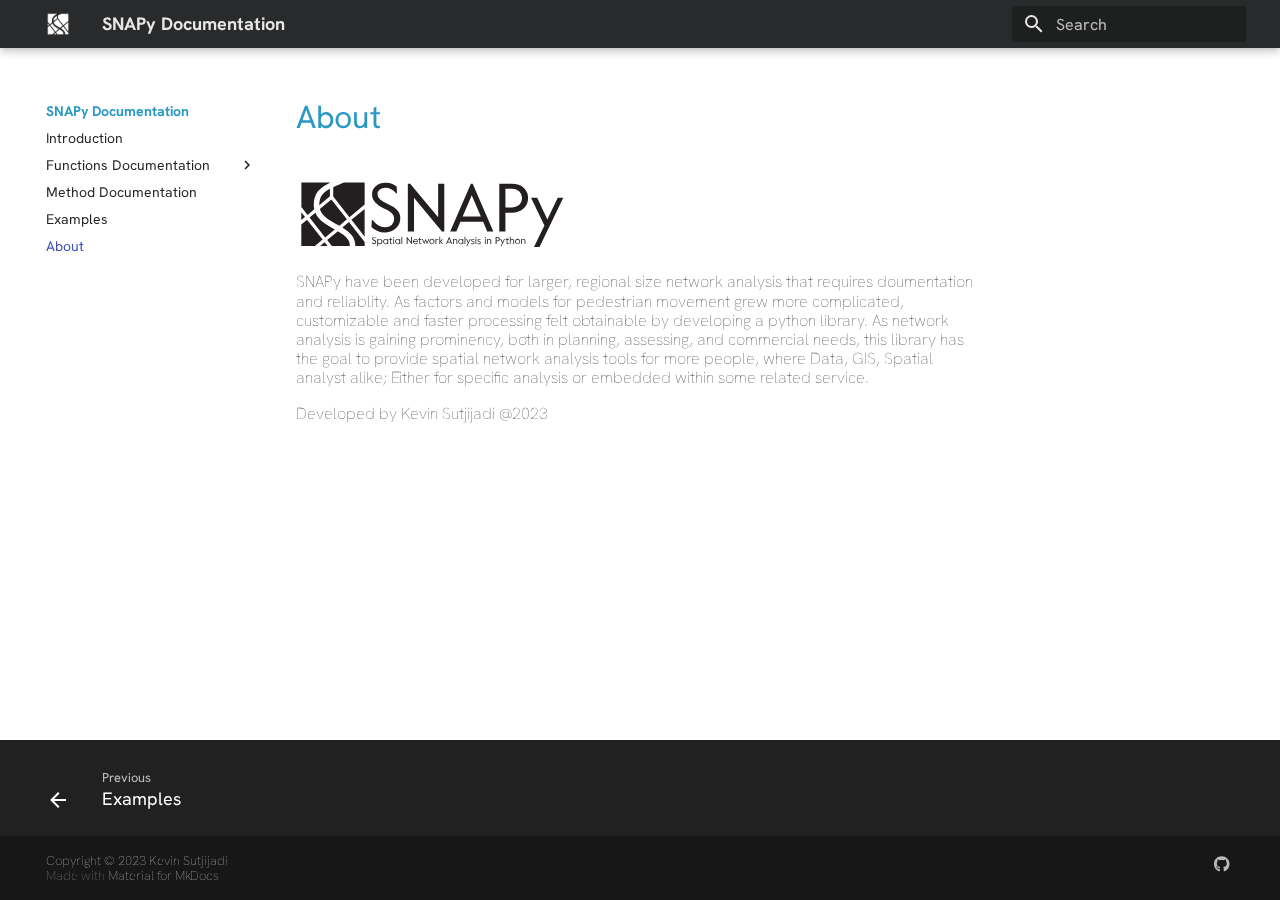
<file: Pages/about/index.html>
<!doctype html>
<html lang="en" class="no-js">
  <head>
    
      <meta charset="utf-8">
      <meta name="viewport" content="width=device-width,initial-scale=1">
      
      
      
      
        <link rel="prev" href="../smpl/">
      
      
      
      <link rel="icon" href="../../assets/IconW_12.png">
      <meta name="generator" content="mkdocs-1.6.1, mkdocs-material-9.5.38">
    
    
      
        <title>About - SNAPy Documentation</title>
      
    
    
      <link rel="stylesheet" href="../../assets/stylesheets/main.8c3ca2c6.min.css">
      
      


    
    
      
    
    
      
        
        
        <link rel="preconnect" href="https://fonts.gstatic.com" crossorigin>
        <link rel="stylesheet" href="https://fonts.googleapis.com/css?family=Hanken+Grotesk:300,300i,400,400i,700,700i%7CRoboto+Mono:400,400i,700,700i&display=fallback">
        <style>:root{--md-text-font:"Hanken Grotesk";--md-code-font:"Roboto Mono"}</style>
      
    
    
      <link rel="stylesheet" href="../../stylesheets/extra.css">
    
    <script>__md_scope=new URL("../..",location),__md_hash=e=>[...e].reduce(((e,_)=>(e<<5)-e+_.charCodeAt(0)),0),__md_get=(e,_=localStorage,t=__md_scope)=>JSON.parse(_.getItem(t.pathname+"."+e)),__md_set=(e,_,t=localStorage,a=__md_scope)=>{try{t.setItem(a.pathname+"."+e,JSON.stringify(_))}catch(e){}}</script>
    
      

    
    
    
  </head>
  
  
    <body dir="ltr">
  
    
    <input class="md-toggle" data-md-toggle="drawer" type="checkbox" id="__drawer" autocomplete="off">
    <input class="md-toggle" data-md-toggle="search" type="checkbox" id="__search" autocomplete="off">
    <label class="md-overlay" for="__drawer"></label>
    <div data-md-component="skip">
      
        
        <a href="#about" class="md-skip">
          Skip to content
        </a>
      
    </div>
    <div data-md-component="announce">
      
    </div>
    
    
      

  

<header class="md-header md-header--shadow" data-md-component="header">
  <nav class="md-header__inner md-grid" aria-label="Header">
    <a href="../.." title="SNAPy Documentation" class="md-header__button md-logo" aria-label="SNAPy Documentation" data-md-component="logo">
      
  <img src="../../assets/IconW_64.png" alt="logo">

    </a>
    <label class="md-header__button md-icon" for="__drawer">
      
      <svg xmlns="http://www.w3.org/2000/svg" viewBox="0 0 24 24"><path d="M3 6h18v2H3zm0 5h18v2H3zm0 5h18v2H3z"/></svg>
    </label>
    <div class="md-header__title" data-md-component="header-title">
      <div class="md-header__ellipsis">
        <div class="md-header__topic">
          <span class="md-ellipsis">
            SNAPy Documentation
          </span>
        </div>
        <div class="md-header__topic" data-md-component="header-topic">
          <span class="md-ellipsis">
            
              About
            
          </span>
        </div>
      </div>
    </div>
    
    
      <script>var palette=__md_get("__palette");if(palette&&palette.color){if("(prefers-color-scheme)"===palette.color.media){var media=matchMedia("(prefers-color-scheme: light)"),input=document.querySelector(media.matches?"[data-md-color-media='(prefers-color-scheme: light)']":"[data-md-color-media='(prefers-color-scheme: dark)']");palette.color.media=input.getAttribute("data-md-color-media"),palette.color.scheme=input.getAttribute("data-md-color-scheme"),palette.color.primary=input.getAttribute("data-md-color-primary"),palette.color.accent=input.getAttribute("data-md-color-accent")}for(var[key,value]of Object.entries(palette.color))document.body.setAttribute("data-md-color-"+key,value)}</script>
    
    
    
      <label class="md-header__button md-icon" for="__search">
        
        <svg xmlns="http://www.w3.org/2000/svg" viewBox="0 0 24 24"><path d="M9.5 3A6.5 6.5 0 0 1 16 9.5c0 1.61-.59 3.09-1.56 4.23l.27.27h.79l5 5-1.5 1.5-5-5v-.79l-.27-.27A6.52 6.52 0 0 1 9.5 16 6.5 6.5 0 0 1 3 9.5 6.5 6.5 0 0 1 9.5 3m0 2C7 5 5 7 5 9.5S7 14 9.5 14 14 12 14 9.5 12 5 9.5 5"/></svg>
      </label>
      <div class="md-search" data-md-component="search" role="dialog">
  <label class="md-search__overlay" for="__search"></label>
  <div class="md-search__inner" role="search">
    <form class="md-search__form" name="search">
      <input type="text" class="md-search__input" name="query" aria-label="Search" placeholder="Search" autocapitalize="off" autocorrect="off" autocomplete="off" spellcheck="false" data-md-component="search-query" required>
      <label class="md-search__icon md-icon" for="__search">
        
        <svg xmlns="http://www.w3.org/2000/svg" viewBox="0 0 24 24"><path d="M9.5 3A6.5 6.5 0 0 1 16 9.5c0 1.61-.59 3.09-1.56 4.23l.27.27h.79l5 5-1.5 1.5-5-5v-.79l-.27-.27A6.52 6.52 0 0 1 9.5 16 6.5 6.5 0 0 1 3 9.5 6.5 6.5 0 0 1 9.5 3m0 2C7 5 5 7 5 9.5S7 14 9.5 14 14 12 14 9.5 12 5 9.5 5"/></svg>
        
        <svg xmlns="http://www.w3.org/2000/svg" viewBox="0 0 24 24"><path d="M20 11v2H8l5.5 5.5-1.42 1.42L4.16 12l7.92-7.92L13.5 5.5 8 11z"/></svg>
      </label>
      <nav class="md-search__options" aria-label="Search">
        
        <button type="reset" class="md-search__icon md-icon" title="Clear" aria-label="Clear" tabindex="-1">
          
          <svg xmlns="http://www.w3.org/2000/svg" viewBox="0 0 24 24"><path d="M19 6.41 17.59 5 12 10.59 6.41 5 5 6.41 10.59 12 5 17.59 6.41 19 12 13.41 17.59 19 19 17.59 13.41 12z"/></svg>
        </button>
      </nav>
      
    </form>
    <div class="md-search__output">
      <div class="md-search__scrollwrap" tabindex="0" data-md-scrollfix>
        <div class="md-search-result" data-md-component="search-result">
          <div class="md-search-result__meta">
            Initializing search
          </div>
          <ol class="md-search-result__list" role="presentation"></ol>
        </div>
      </div>
    </div>
  </div>
</div>
    
    
  </nav>
  
</header>
    
    <div class="md-container" data-md-component="container">
      
      
        
          
        
      
      <main class="md-main" data-md-component="main">
        <div class="md-main__inner md-grid">
          
            
              
              <div class="md-sidebar md-sidebar--primary" data-md-component="sidebar" data-md-type="navigation" >
                <div class="md-sidebar__scrollwrap">
                  <div class="md-sidebar__inner">
                    



<nav class="md-nav md-nav--primary" aria-label="Navigation" data-md-level="0">
  <label class="md-nav__title" for="__drawer">
    <a href="../.." title="SNAPy Documentation" class="md-nav__button md-logo" aria-label="SNAPy Documentation" data-md-component="logo">
      
  <img src="../../assets/IconW_64.png" alt="logo">

    </a>
    SNAPy Documentation
  </label>
  
  <ul class="md-nav__list" data-md-scrollfix>
    
      
      
  
  
  
  
    <li class="md-nav__item">
      <a href="../.." class="md-nav__link">
        
  
  <span class="md-ellipsis">
    Introduction
  </span>
  

      </a>
    </li>
  

    
      
      
  
  
  
  
    
    
    
    
    <li class="md-nav__item md-nav__item--nested">
      
        
        
        <input class="md-nav__toggle md-toggle " type="checkbox" id="__nav_2" >
        
          
          <label class="md-nav__link" for="__nav_2" id="__nav_2_label" tabindex="0">
            
  
  <span class="md-ellipsis">
    Functions Documentation
  </span>
  

            <span class="md-nav__icon md-icon"></span>
          </label>
        
        <nav class="md-nav" data-md-level="1" aria-labelledby="__nav_2_label" aria-expanded="false">
          <label class="md-nav__title" for="__nav_2">
            <span class="md-nav__icon md-icon"></span>
            Functions Documentation
          </label>
          <ul class="md-nav__list" data-md-scrollfix>
            
              
                
  
  
  
  
    <li class="md-nav__item">
      <a href="../func_structure/" class="md-nav__link">
        
  
  <span class="md-ellipsis">
    Structure
  </span>
  

      </a>
    </li>
  

              
            
              
                
  
  
  
  
    <li class="md-nav__item">
      <a href="../func_na/" class="md-nav__link">
        
  
  <span class="md-ellipsis">
    Network Analysis
  </span>
  

      </a>
    </li>
  

              
            
              
                
  
  
  
  
    <li class="md-nav__item">
      <a href="../func_ca/" class="md-nav__link">
        
  
  <span class="md-ellipsis">
    Other Analysis
  </span>
  

      </a>
    </li>
  

              
            
              
                
  
  
  
  
    <li class="md-nav__item">
      <a href="../func_routines/" class="md-nav__link">
        
  
  <span class="md-ellipsis">
    Routine Analysis
  </span>
  

      </a>
    </li>
  

              
            
              
                
  
  
  
  
    <li class="md-nav__item">
      <a href="../func_vis/" class="md-nav__link">
        
  
  <span class="md-ellipsis">
    Visualization
  </span>
  

      </a>
    </li>
  

              
            
              
                
  
  
  
  
    <li class="md-nav__item">
      <a href="../func_ut/" class="md-nav__link">
        
  
  <span class="md-ellipsis">
    Utilites
  </span>
  

      </a>
    </li>
  

              
            
              
                
  
  
  
  
    <li class="md-nav__item">
      <a href="../SGACy/" class="md-nav__link">
        
  
  <span class="md-ellipsis">
    SGACy
  </span>
  

      </a>
    </li>
  

              
            
          </ul>
        </nav>
      
    </li>
  

    
      
      
  
  
  
  
    <li class="md-nav__item">
      <a href="../methods/" class="md-nav__link">
        
  
  <span class="md-ellipsis">
    Method Documentation
  </span>
  

      </a>
    </li>
  

    
      
      
  
  
  
  
    <li class="md-nav__item">
      <a href="../smpl/" class="md-nav__link">
        
  
  <span class="md-ellipsis">
    Examples
  </span>
  

      </a>
    </li>
  

    
      
      
  
  
    
  
  
  
    <li class="md-nav__item md-nav__item--active">
      
      <input class="md-nav__toggle md-toggle" type="checkbox" id="__toc">
      
      
        
      
      
      <a href="./" class="md-nav__link md-nav__link--active">
        
  
  <span class="md-ellipsis">
    About
  </span>
  

      </a>
      
    </li>
  

    
  </ul>
</nav>
                  </div>
                </div>
              </div>
            
            
              
              <div class="md-sidebar md-sidebar--secondary" data-md-component="sidebar" data-md-type="toc" >
                <div class="md-sidebar__scrollwrap">
                  <div class="md-sidebar__inner">
                    

<nav class="md-nav md-nav--secondary" aria-label="Table of contents">
  
  
  
    
  
  
</nav>
                  </div>
                </div>
              </div>
            
          
          
            <div class="md-content" data-md-component="content">
              <article class="md-content__inner md-typeset">
                
                  


<h1 id="about">About</h1>
<p><img src="../../assets/snapylogo_A.svg" width=40%/></p>
<p>SNAPy have been developed for larger, regional size network analysis that requires doumentation and reliablity. As factors and models for pedestrian movement grew more complicated, customizable and faster processing felt obtainable by developing a python library. As network analysis is gaining prominency, both in planning, assessing, and commercial needs, this library has the goal to provide spatial network analysis tools for more people, where Data, GIS, Spatial analyst alike; Either for specific analysis or embedded within some related service.</p>
<p>Developed by Kevin Sutjijadi @2023</p>












                
              </article>
            </div>
          
          
<script>var target=document.getElementById(location.hash.slice(1));target&&target.name&&(target.checked=target.name.startsWith("__tabbed_"))</script>
        </div>
        
      </main>
      
        <footer class="md-footer">
  
    
      
      <nav class="md-footer__inner md-grid" aria-label="Footer" >
        
          
          <a href="../smpl/" class="md-footer__link md-footer__link--prev" aria-label="Previous: Examples">
            <div class="md-footer__button md-icon">
              
              <svg xmlns="http://www.w3.org/2000/svg" viewBox="0 0 24 24"><path d="M20 11v2H8l5.5 5.5-1.42 1.42L4.16 12l7.92-7.92L13.5 5.5 8 11z"/></svg>
            </div>
            <div class="md-footer__title">
              <span class="md-footer__direction">
                Previous
              </span>
              <div class="md-ellipsis">
                Examples
              </div>
            </div>
          </a>
        
        
      </nav>
    
  
  <div class="md-footer-meta md-typeset">
    <div class="md-footer-meta__inner md-grid">
      <div class="md-copyright">
  
    <div class="md-copyright__highlight">
      Copyright &copy; 2023 Kevin Sutjijadi
    </div>
  
  
    Made with
    <a href="https://squidfunk.github.io/mkdocs-material/" target="_blank" rel="noopener">
      Material for MkDocs
    </a>
  
</div>
      
        <div class="md-social">
  
    
    
    
    
      
      
    
    <a href="https://github.com/kevinsutjijadi/SNAPy" target="_blank" rel="noopener" title="github.com" class="md-social__link">
      <svg xmlns="http://www.w3.org/2000/svg" viewBox="0 0 496 512"><!--! Font Awesome Free 6.6.0 by @fontawesome - https://fontawesome.com License - https://fontawesome.com/license/free (Icons: CC BY 4.0, Fonts: SIL OFL 1.1, Code: MIT License) Copyright 2024 Fonticons, Inc.--><path d="M165.9 397.4c0 2-2.3 3.6-5.2 3.6-3.3.3-5.6-1.3-5.6-3.6 0-2 2.3-3.6 5.2-3.6 3-.3 5.6 1.3 5.6 3.6m-31.1-4.5c-.7 2 1.3 4.3 4.3 4.9 2.6 1 5.6 0 6.2-2s-1.3-4.3-4.3-5.2c-2.6-.7-5.5.3-6.2 2.3m44.2-1.7c-2.9.7-4.9 2.6-4.6 4.9.3 2 2.9 3.3 5.9 2.6 2.9-.7 4.9-2.6 4.6-4.6-.3-1.9-3-3.2-5.9-2.9M244.8 8C106.1 8 0 113.3 0 252c0 110.9 69.8 205.8 169.5 239.2 12.8 2.3 17.3-5.6 17.3-12.1 0-6.2-.3-40.4-.3-61.4 0 0-70 15-84.7-29.8 0 0-11.4-29.1-27.8-36.6 0 0-22.9-15.7 1.6-15.4 0 0 24.9 2 38.6 25.8 21.9 38.6 58.6 27.5 72.9 20.9 2.3-16 8.8-27.1 16-33.7-55.9-6.2-112.3-14.3-112.3-110.5 0-27.5 7.6-41.3 23.6-58.9-2.6-6.5-11.1-33.3 2.6-67.9 20.9-6.5 69 27 69 27 20-5.6 41.5-8.5 62.8-8.5s42.8 2.9 62.8 8.5c0 0 48.1-33.6 69-27 13.7 34.7 5.2 61.4 2.6 67.9 16 17.7 25.8 31.5 25.8 58.9 0 96.5-58.9 104.2-114.8 110.5 9.2 7.9 17 22.9 17 46.4 0 33.7-.3 75.4-.3 83.6 0 6.5 4.6 14.4 17.3 12.1C428.2 457.8 496 362.9 496 252 496 113.3 383.5 8 244.8 8M97.2 352.9c-1.3 1-1 3.3.7 5.2 1.6 1.6 3.9 2.3 5.2 1 1.3-1 1-3.3-.7-5.2-1.6-1.6-3.9-2.3-5.2-1m-10.8-8.1c-.7 1.3.3 2.9 2.3 3.9 1.6 1 3.6.7 4.3-.7.7-1.3-.3-2.9-2.3-3.9-2-.6-3.6-.3-4.3.7m32.4 35.6c-1.6 1.3-1 4.3 1.3 6.2 2.3 2.3 5.2 2.6 6.5 1 1.3-1.3.7-4.3-1.3-6.2-2.2-2.3-5.2-2.6-6.5-1m-11.4-14.7c-1.6 1-1.6 3.6 0 5.9s4.3 3.3 5.6 2.3c1.6-1.3 1.6-3.9 0-6.2-1.4-2.3-4-3.3-5.6-2"/></svg>
    </a>
  
</div>
      
    </div>
  </div>
</footer>
      
    </div>
    <div class="md-dialog" data-md-component="dialog">
      <div class="md-dialog__inner md-typeset"></div>
    </div>
    
    
    <script id="__config" type="application/json">{"base": "../..", "features": ["content.code.copy", "content.code.select", "navigation.footer"], "search": "../../assets/javascripts/workers/search.6ce7567c.min.js", "translations": {"clipboard.copied": "Copied to clipboard", "clipboard.copy": "Copy to clipboard", "search.result.more.one": "1 more on this page", "search.result.more.other": "# more on this page", "search.result.none": "No matching documents", "search.result.one": "1 matching document", "search.result.other": "# matching documents", "search.result.placeholder": "Type to start searching", "search.result.term.missing": "Missing", "select.version": "Select version"}}</script>
    
    
      <script src="../../assets/javascripts/bundle.d6f25eb3.min.js"></script>
      
    
  </body>
</html>
</file>
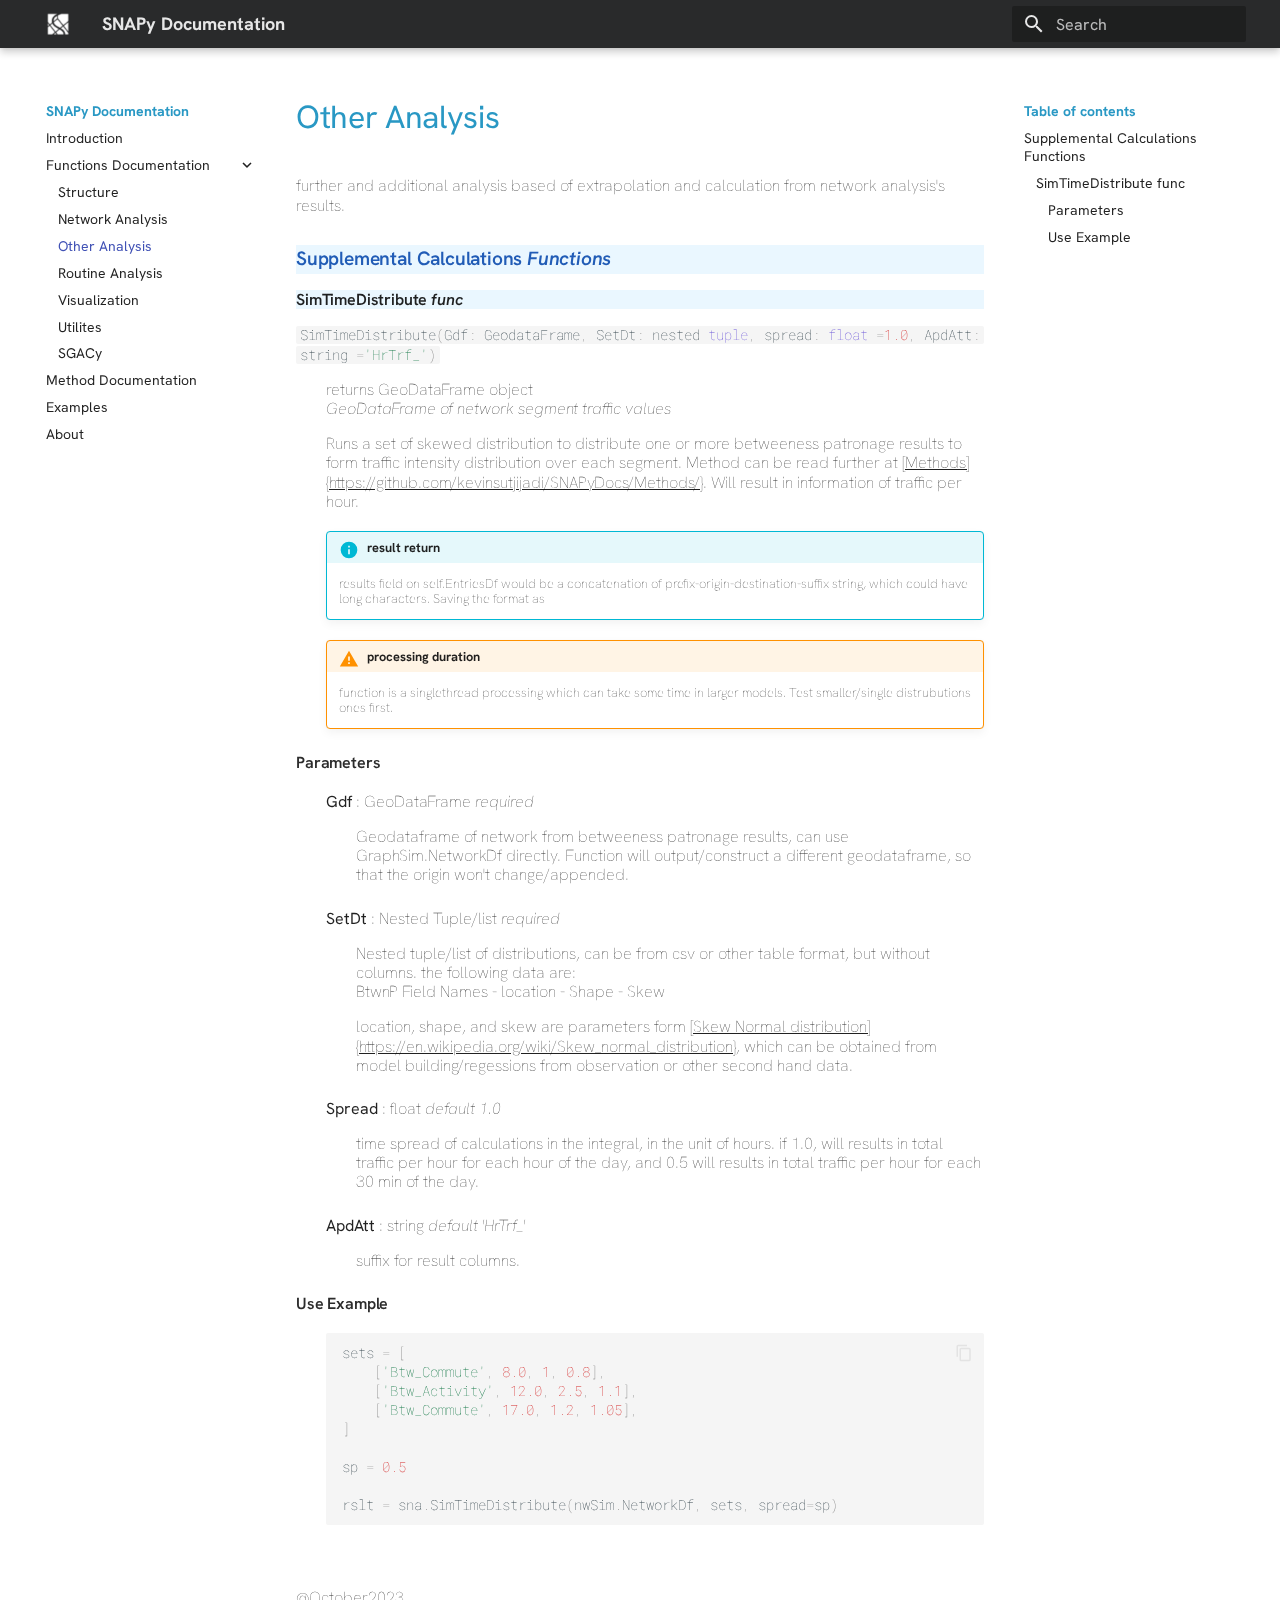
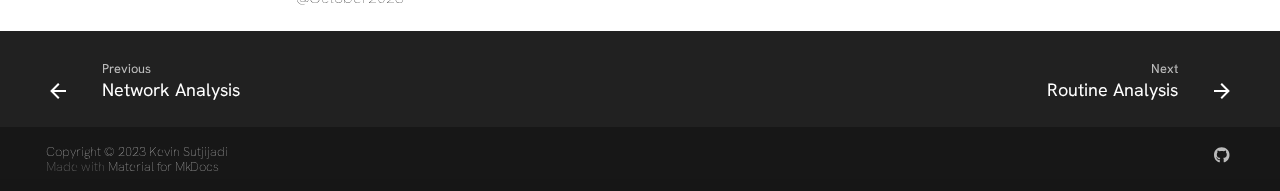
<file: Pages/func_ca/index.html>
<!doctype html>
<html lang="en" class="no-js">
  <head>
    
      <meta charset="utf-8">
      <meta name="viewport" content="width=device-width,initial-scale=1">
      
        <meta name="description" content="Spatial Network Analysis for Python Module">
      
      
      
      
        <link rel="prev" href="../func_na/">
      
      
        <link rel="next" href="../func_routines/">
      
      
      <link rel="icon" href="../../assets/IconW_12.png">
      <meta name="generator" content="mkdocs-1.6.1, mkdocs-material-9.5.38">
    
    
      
        <title>Calculation Analysis - SNAPy Documentation</title>
      
    
    
      <link rel="stylesheet" href="../../assets/stylesheets/main.8c3ca2c6.min.css">
      
      


    
    
      
    
    
      
        
        
        <link rel="preconnect" href="https://fonts.gstatic.com" crossorigin>
        <link rel="stylesheet" href="https://fonts.googleapis.com/css?family=Hanken+Grotesk:300,300i,400,400i,700,700i%7CRoboto+Mono:400,400i,700,700i&display=fallback">
        <style>:root{--md-text-font:"Hanken Grotesk";--md-code-font:"Roboto Mono"}</style>
      
    
    
      <link rel="stylesheet" href="../../stylesheets/extra.css">
    
    <script>__md_scope=new URL("../..",location),__md_hash=e=>[...e].reduce(((e,_)=>(e<<5)-e+_.charCodeAt(0)),0),__md_get=(e,_=localStorage,t=__md_scope)=>JSON.parse(_.getItem(t.pathname+"."+e)),__md_set=(e,_,t=localStorage,a=__md_scope)=>{try{t.setItem(a.pathname+"."+e,JSON.stringify(_))}catch(e){}}</script>
    
      

    
    
    
  </head>
  
  
    <body dir="ltr">
  
    
    <input class="md-toggle" data-md-toggle="drawer" type="checkbox" id="__drawer" autocomplete="off">
    <input class="md-toggle" data-md-toggle="search" type="checkbox" id="__search" autocomplete="off">
    <label class="md-overlay" for="__drawer"></label>
    <div data-md-component="skip">
      
        
        <a href="#other-analysis" class="md-skip">
          Skip to content
        </a>
      
    </div>
    <div data-md-component="announce">
      
    </div>
    
    
      

  

<header class="md-header md-header--shadow" data-md-component="header">
  <nav class="md-header__inner md-grid" aria-label="Header">
    <a href="../.." title="SNAPy Documentation" class="md-header__button md-logo" aria-label="SNAPy Documentation" data-md-component="logo">
      
  <img src="../../assets/IconW_64.png" alt="logo">

    </a>
    <label class="md-header__button md-icon" for="__drawer">
      
      <svg xmlns="http://www.w3.org/2000/svg" viewBox="0 0 24 24"><path d="M3 6h18v2H3zm0 5h18v2H3zm0 5h18v2H3z"/></svg>
    </label>
    <div class="md-header__title" data-md-component="header-title">
      <div class="md-header__ellipsis">
        <div class="md-header__topic">
          <span class="md-ellipsis">
            SNAPy Documentation
          </span>
        </div>
        <div class="md-header__topic" data-md-component="header-topic">
          <span class="md-ellipsis">
            
              Calculation Analysis
            
          </span>
        </div>
      </div>
    </div>
    
    
      <script>var palette=__md_get("__palette");if(palette&&palette.color){if("(prefers-color-scheme)"===palette.color.media){var media=matchMedia("(prefers-color-scheme: light)"),input=document.querySelector(media.matches?"[data-md-color-media='(prefers-color-scheme: light)']":"[data-md-color-media='(prefers-color-scheme: dark)']");palette.color.media=input.getAttribute("data-md-color-media"),palette.color.scheme=input.getAttribute("data-md-color-scheme"),palette.color.primary=input.getAttribute("data-md-color-primary"),palette.color.accent=input.getAttribute("data-md-color-accent")}for(var[key,value]of Object.entries(palette.color))document.body.setAttribute("data-md-color-"+key,value)}</script>
    
    
    
      <label class="md-header__button md-icon" for="__search">
        
        <svg xmlns="http://www.w3.org/2000/svg" viewBox="0 0 24 24"><path d="M9.5 3A6.5 6.5 0 0 1 16 9.5c0 1.61-.59 3.09-1.56 4.23l.27.27h.79l5 5-1.5 1.5-5-5v-.79l-.27-.27A6.52 6.52 0 0 1 9.5 16 6.5 6.5 0 0 1 3 9.5 6.5 6.5 0 0 1 9.5 3m0 2C7 5 5 7 5 9.5S7 14 9.5 14 14 12 14 9.5 12 5 9.5 5"/></svg>
      </label>
      <div class="md-search" data-md-component="search" role="dialog">
  <label class="md-search__overlay" for="__search"></label>
  <div class="md-search__inner" role="search">
    <form class="md-search__form" name="search">
      <input type="text" class="md-search__input" name="query" aria-label="Search" placeholder="Search" autocapitalize="off" autocorrect="off" autocomplete="off" spellcheck="false" data-md-component="search-query" required>
      <label class="md-search__icon md-icon" for="__search">
        
        <svg xmlns="http://www.w3.org/2000/svg" viewBox="0 0 24 24"><path d="M9.5 3A6.5 6.5 0 0 1 16 9.5c0 1.61-.59 3.09-1.56 4.23l.27.27h.79l5 5-1.5 1.5-5-5v-.79l-.27-.27A6.52 6.52 0 0 1 9.5 16 6.5 6.5 0 0 1 3 9.5 6.5 6.5 0 0 1 9.5 3m0 2C7 5 5 7 5 9.5S7 14 9.5 14 14 12 14 9.5 12 5 9.5 5"/></svg>
        
        <svg xmlns="http://www.w3.org/2000/svg" viewBox="0 0 24 24"><path d="M20 11v2H8l5.5 5.5-1.42 1.42L4.16 12l7.92-7.92L13.5 5.5 8 11z"/></svg>
      </label>
      <nav class="md-search__options" aria-label="Search">
        
        <button type="reset" class="md-search__icon md-icon" title="Clear" aria-label="Clear" tabindex="-1">
          
          <svg xmlns="http://www.w3.org/2000/svg" viewBox="0 0 24 24"><path d="M19 6.41 17.59 5 12 10.59 6.41 5 5 6.41 10.59 12 5 17.59 6.41 19 12 13.41 17.59 19 19 17.59 13.41 12z"/></svg>
        </button>
      </nav>
      
    </form>
    <div class="md-search__output">
      <div class="md-search__scrollwrap" tabindex="0" data-md-scrollfix>
        <div class="md-search-result" data-md-component="search-result">
          <div class="md-search-result__meta">
            Initializing search
          </div>
          <ol class="md-search-result__list" role="presentation"></ol>
        </div>
      </div>
    </div>
  </div>
</div>
    
    
  </nav>
  
</header>
    
    <div class="md-container" data-md-component="container">
      
      
        
          
        
      
      <main class="md-main" data-md-component="main">
        <div class="md-main__inner md-grid">
          
            
              
              <div class="md-sidebar md-sidebar--primary" data-md-component="sidebar" data-md-type="navigation" >
                <div class="md-sidebar__scrollwrap">
                  <div class="md-sidebar__inner">
                    



<nav class="md-nav md-nav--primary" aria-label="Navigation" data-md-level="0">
  <label class="md-nav__title" for="__drawer">
    <a href="../.." title="SNAPy Documentation" class="md-nav__button md-logo" aria-label="SNAPy Documentation" data-md-component="logo">
      
  <img src="../../assets/IconW_64.png" alt="logo">

    </a>
    SNAPy Documentation
  </label>
  
  <ul class="md-nav__list" data-md-scrollfix>
    
      
      
  
  
  
  
    <li class="md-nav__item">
      <a href="../.." class="md-nav__link">
        
  
  <span class="md-ellipsis">
    Introduction
  </span>
  

      </a>
    </li>
  

    
      
      
  
  
    
  
  
  
    
    
    
    
    <li class="md-nav__item md-nav__item--active md-nav__item--nested">
      
        
        
        <input class="md-nav__toggle md-toggle " type="checkbox" id="__nav_2" checked>
        
          
          <label class="md-nav__link" for="__nav_2" id="__nav_2_label" tabindex="0">
            
  
  <span class="md-ellipsis">
    Functions Documentation
  </span>
  

            <span class="md-nav__icon md-icon"></span>
          </label>
        
        <nav class="md-nav" data-md-level="1" aria-labelledby="__nav_2_label" aria-expanded="true">
          <label class="md-nav__title" for="__nav_2">
            <span class="md-nav__icon md-icon"></span>
            Functions Documentation
          </label>
          <ul class="md-nav__list" data-md-scrollfix>
            
              
                
  
  
  
  
    <li class="md-nav__item">
      <a href="../func_structure/" class="md-nav__link">
        
  
  <span class="md-ellipsis">
    Structure
  </span>
  

      </a>
    </li>
  

              
            
              
                
  
  
  
  
    <li class="md-nav__item">
      <a href="../func_na/" class="md-nav__link">
        
  
  <span class="md-ellipsis">
    Network Analysis
  </span>
  

      </a>
    </li>
  

              
            
              
                
  
  
    
  
  
  
    <li class="md-nav__item md-nav__item--active">
      
      <input class="md-nav__toggle md-toggle" type="checkbox" id="__toc">
      
      
        
      
      
        <label class="md-nav__link md-nav__link--active" for="__toc">
          
  
  <span class="md-ellipsis">
    Other Analysis
  </span>
  

          <span class="md-nav__icon md-icon"></span>
        </label>
      
      <a href="./" class="md-nav__link md-nav__link--active">
        
  
  <span class="md-ellipsis">
    Other Analysis
  </span>
  

      </a>
      
        

<nav class="md-nav md-nav--secondary" aria-label="Table of contents">
  
  
  
    
  
  
    <label class="md-nav__title" for="__toc">
      <span class="md-nav__icon md-icon"></span>
      Table of contents
    </label>
    <ul class="md-nav__list" data-md-component="toc" data-md-scrollfix>
      
        <li class="md-nav__item">
  <a href="#supplemental-calculations-functions" class="md-nav__link">
    <span class="md-ellipsis">
      Supplemental Calculations Functions
    </span>
  </a>
  
    <nav class="md-nav" aria-label="Supplemental Calculations Functions">
      <ul class="md-nav__list">
        
          <li class="md-nav__item">
  <a href="#simtimedistribute-func" class="md-nav__link">
    <span class="md-ellipsis">
      SimTimeDistribute func
    </span>
  </a>
  
    <nav class="md-nav" aria-label="SimTimeDistribute func">
      <ul class="md-nav__list">
        
          <li class="md-nav__item">
  <a href="#parameters" class="md-nav__link">
    <span class="md-ellipsis">
      Parameters
    </span>
  </a>
  
</li>
        
          <li class="md-nav__item">
  <a href="#use-example" class="md-nav__link">
    <span class="md-ellipsis">
      Use Example
    </span>
  </a>
  
</li>
        
      </ul>
    </nav>
  
</li>
        
      </ul>
    </nav>
  
</li>
      
    </ul>
  
</nav>
      
    </li>
  

              
            
              
                
  
  
  
  
    <li class="md-nav__item">
      <a href="../func_routines/" class="md-nav__link">
        
  
  <span class="md-ellipsis">
    Routine Analysis
  </span>
  

      </a>
    </li>
  

              
            
              
                
  
  
  
  
    <li class="md-nav__item">
      <a href="../func_vis/" class="md-nav__link">
        
  
  <span class="md-ellipsis">
    Visualization
  </span>
  

      </a>
    </li>
  

              
            
              
                
  
  
  
  
    <li class="md-nav__item">
      <a href="../func_ut/" class="md-nav__link">
        
  
  <span class="md-ellipsis">
    Utilites
  </span>
  

      </a>
    </li>
  

              
            
              
                
  
  
  
  
    <li class="md-nav__item">
      <a href="../SGACy/" class="md-nav__link">
        
  
  <span class="md-ellipsis">
    SGACy
  </span>
  

      </a>
    </li>
  

              
            
          </ul>
        </nav>
      
    </li>
  

    
      
      
  
  
  
  
    <li class="md-nav__item">
      <a href="../methods/" class="md-nav__link">
        
  
  <span class="md-ellipsis">
    Method Documentation
  </span>
  

      </a>
    </li>
  

    
      
      
  
  
  
  
    <li class="md-nav__item">
      <a href="../smpl/" class="md-nav__link">
        
  
  <span class="md-ellipsis">
    Examples
  </span>
  

      </a>
    </li>
  

    
      
      
  
  
  
  
    <li class="md-nav__item">
      <a href="../about/" class="md-nav__link">
        
  
  <span class="md-ellipsis">
    About
  </span>
  

      </a>
    </li>
  

    
  </ul>
</nav>
                  </div>
                </div>
              </div>
            
            
              
              <div class="md-sidebar md-sidebar--secondary" data-md-component="sidebar" data-md-type="toc" >
                <div class="md-sidebar__scrollwrap">
                  <div class="md-sidebar__inner">
                    

<nav class="md-nav md-nav--secondary" aria-label="Table of contents">
  
  
  
    
  
  
    <label class="md-nav__title" for="__toc">
      <span class="md-nav__icon md-icon"></span>
      Table of contents
    </label>
    <ul class="md-nav__list" data-md-component="toc" data-md-scrollfix>
      
        <li class="md-nav__item">
  <a href="#supplemental-calculations-functions" class="md-nav__link">
    <span class="md-ellipsis">
      Supplemental Calculations Functions
    </span>
  </a>
  
    <nav class="md-nav" aria-label="Supplemental Calculations Functions">
      <ul class="md-nav__list">
        
          <li class="md-nav__item">
  <a href="#simtimedistribute-func" class="md-nav__link">
    <span class="md-ellipsis">
      SimTimeDistribute func
    </span>
  </a>
  
    <nav class="md-nav" aria-label="SimTimeDistribute func">
      <ul class="md-nav__list">
        
          <li class="md-nav__item">
  <a href="#parameters" class="md-nav__link">
    <span class="md-ellipsis">
      Parameters
    </span>
  </a>
  
</li>
        
          <li class="md-nav__item">
  <a href="#use-example" class="md-nav__link">
    <span class="md-ellipsis">
      Use Example
    </span>
  </a>
  
</li>
        
      </ul>
    </nav>
  
</li>
        
      </ul>
    </nav>
  
</li>
      
    </ul>
  
</nav>
                  </div>
                </div>
              </div>
            
          
          
            <div class="md-content" data-md-component="content">
              <article class="md-content__inner md-typeset">
                
                  


<h1 id="other-analysis">Other Analysis</h1>
<p>further and additional analysis based of extrapolation and calculation from network analysis's results.</p>
<h3 id="supplemental-calculations-functions">Supplemental Calculations <i>Functions</i></h3>
<h4 id="simtimedistribute-func">SimTimeDistribute <i> func </i></h4>
<dl>
<dt><code class="language-python highlight"><span class="n">SimTimeDistribute</span><span class="p">(</span><span class="n">Gdf</span><span class="p">:</span> <span class="n">GeodataFrame</span><span class="p">,</span> <span class="n">SetDt</span><span class="p">:</span> <span class="n">nested</span> <span class="nb">tuple</span><span class="p">,</span> <span class="n">spread</span><span class="p">:</span> <span class="nb">float</span> <span class="o">=</span><span class="mf">1.0</span><span class="p">,</span> <span class="n">ApdAtt</span><span class="p">:</span> <span class="n">string</span> <span class="o">=</span><span class="s1">&#39;HrTrf_&#39;</span><span class="p">)</span></code></dt>
<dd>
<p>returns GeoDataFrame object <br>
<i>GeoDataFrame of network segment traffic values</i></p>
<p>Runs a set of skewed distribution to distribute one or more betweeness patronage results to form traffic intensity distribution over each segment. Method can be read further at <u>[Methods]{https://github.com/kevinsutjijadi/SNAPyDocs/Methods/}</u>. Will result in information of traffic per hour.</p>
<div class="admonition info">
<p class="admonition-title">result return</p>
<p>results field on self.EntriesDf would be a concatenation of prefix-origin-destination-suffix string, which could have long characters. Saving the format as </p>
</div>
<div class="admonition warning">
<p class="admonition-title">processing duration</p>
<p>function is a singlethread processing which can take some time in larger models. Test smaller/single distrubutions ones first. </p>
</div>
</dd>
</dl>
<h5 id="parameters">Parameters</h5>
<dl>
<dd>
<dl>
<dt><b>Gdf</b> : GeoDataFrame <i>required</i></dt>
<dd>Geodataframe of network from betweeness patronage results, can use GraphSim.NetworkDf directly. Function will output/construct a different geodataframe, so that the origin won't change/appended.</dd>
</dl>
</dd>
<dd>
<dl>
<dt><b>SetDt</b> : Nested Tuple/list <i>required</i></dt>
<dd>
<p>Nested tuple/list of distributions, can be from csv or other table format, but without columns. the following data are:
<br>BtwnP Field Names - location - Shape - Skew</p>
<p>location, shape, and skew are parameters form <u>[Skew Normal distribution]{https://en.wikipedia.org/wiki/Skew_normal_distribution}</u>, which can be obtained from model building/regessions from observation or other second hand data.</p>
</dd>
</dl>
</dd>
<dd>
<dl>
<dt><b>Spread</b> : float <i>default 1.0</i></dt>
<dd>time spread of calculations in the integral, in the unit of hours. if 1.0, will results in total traffic per hour for each hour of the day, and 0.5 will results in total traffic per hour for each 30 min of the day.</dd>
</dl>
</dd>
<dd>
<dl>
<dt><b>ApdAtt</b> : string <i>default 'HrTrf_'</i></dt>
<dd>suffix for result columns.</dd>
</dl>
</dd>
</dl>
<h5 id="use-example">Use Example</h5>
<dl>
<dd><div class="language-python highlight"><pre><span></span><code><span id="__span-0-1"><a id="__codelineno-0-1" name="__codelineno-0-1" href="#__codelineno-0-1"></a><span class="n">sets</span> <span class="o">=</span> <span class="p">[</span>
</span><span id="__span-0-2"><a id="__codelineno-0-2" name="__codelineno-0-2" href="#__codelineno-0-2"></a>    <span class="p">[</span><span class="s1">&#39;Btw_Commute&#39;</span><span class="p">,</span> <span class="mf">8.0</span><span class="p">,</span> <span class="mi">1</span><span class="p">,</span> <span class="mf">0.8</span><span class="p">],</span>
</span><span id="__span-0-3"><a id="__codelineno-0-3" name="__codelineno-0-3" href="#__codelineno-0-3"></a>    <span class="p">[</span><span class="s1">&#39;Btw_Activity&#39;</span><span class="p">,</span> <span class="mf">12.0</span><span class="p">,</span> <span class="mf">2.5</span><span class="p">,</span> <span class="mf">1.1</span><span class="p">],</span>
</span><span id="__span-0-4"><a id="__codelineno-0-4" name="__codelineno-0-4" href="#__codelineno-0-4"></a>    <span class="p">[</span><span class="s1">&#39;Btw_Commute&#39;</span><span class="p">,</span> <span class="mf">17.0</span><span class="p">,</span> <span class="mf">1.2</span><span class="p">,</span> <span class="mf">1.05</span><span class="p">],</span>
</span><span id="__span-0-5"><a id="__codelineno-0-5" name="__codelineno-0-5" href="#__codelineno-0-5"></a><span class="p">]</span>
</span><span id="__span-0-6"><a id="__codelineno-0-6" name="__codelineno-0-6" href="#__codelineno-0-6"></a>
</span><span id="__span-0-7"><a id="__codelineno-0-7" name="__codelineno-0-7" href="#__codelineno-0-7"></a><span class="n">sp</span> <span class="o">=</span> <span class="mf">0.5</span>
</span><span id="__span-0-8"><a id="__codelineno-0-8" name="__codelineno-0-8" href="#__codelineno-0-8"></a>
</span><span id="__span-0-9"><a id="__codelineno-0-9" name="__codelineno-0-9" href="#__codelineno-0-9"></a><span class="n">rslt</span> <span class="o">=</span> <span class="n">sna</span><span class="o">.</span><span class="n">SimTimeDistribute</span><span class="p">(</span><span class="n">nwSim</span><span class="o">.</span><span class="n">NetworkDf</span><span class="p">,</span> <span class="n">sets</span><span class="p">,</span> <span class="n">spread</span><span class="o">=</span><span class="n">sp</span><span class="p">)</span>
</span></code></pre></div></dd>
</dl>
<p><br><br>
@October2023</p>







  
  






                
              </article>
            </div>
          
          
<script>var target=document.getElementById(location.hash.slice(1));target&&target.name&&(target.checked=target.name.startsWith("__tabbed_"))</script>
        </div>
        
      </main>
      
        <footer class="md-footer">
  
    
      
      <nav class="md-footer__inner md-grid" aria-label="Footer" >
        
          
          <a href="../func_na/" class="md-footer__link md-footer__link--prev" aria-label="Previous: Network Analysis">
            <div class="md-footer__button md-icon">
              
              <svg xmlns="http://www.w3.org/2000/svg" viewBox="0 0 24 24"><path d="M20 11v2H8l5.5 5.5-1.42 1.42L4.16 12l7.92-7.92L13.5 5.5 8 11z"/></svg>
            </div>
            <div class="md-footer__title">
              <span class="md-footer__direction">
                Previous
              </span>
              <div class="md-ellipsis">
                Network Analysis
              </div>
            </div>
          </a>
        
        
          
          <a href="../func_routines/" class="md-footer__link md-footer__link--next" aria-label="Next: Routine Analysis">
            <div class="md-footer__title">
              <span class="md-footer__direction">
                Next
              </span>
              <div class="md-ellipsis">
                Routine Analysis
              </div>
            </div>
            <div class="md-footer__button md-icon">
              
              <svg xmlns="http://www.w3.org/2000/svg" viewBox="0 0 24 24"><path d="M4 11v2h12l-5.5 5.5 1.42 1.42L19.84 12l-7.92-7.92L10.5 5.5 16 11z"/></svg>
            </div>
          </a>
        
      </nav>
    
  
  <div class="md-footer-meta md-typeset">
    <div class="md-footer-meta__inner md-grid">
      <div class="md-copyright">
  
    <div class="md-copyright__highlight">
      Copyright &copy; 2023 Kevin Sutjijadi
    </div>
  
  
    Made with
    <a href="https://squidfunk.github.io/mkdocs-material/" target="_blank" rel="noopener">
      Material for MkDocs
    </a>
  
</div>
      
        <div class="md-social">
  
    
    
    
    
      
      
    
    <a href="https://github.com/kevinsutjijadi/SNAPy" target="_blank" rel="noopener" title="github.com" class="md-social__link">
      <svg xmlns="http://www.w3.org/2000/svg" viewBox="0 0 496 512"><!--! Font Awesome Free 6.6.0 by @fontawesome - https://fontawesome.com License - https://fontawesome.com/license/free (Icons: CC BY 4.0, Fonts: SIL OFL 1.1, Code: MIT License) Copyright 2024 Fonticons, Inc.--><path d="M165.9 397.4c0 2-2.3 3.6-5.2 3.6-3.3.3-5.6-1.3-5.6-3.6 0-2 2.3-3.6 5.2-3.6 3-.3 5.6 1.3 5.6 3.6m-31.1-4.5c-.7 2 1.3 4.3 4.3 4.9 2.6 1 5.6 0 6.2-2s-1.3-4.3-4.3-5.2c-2.6-.7-5.5.3-6.2 2.3m44.2-1.7c-2.9.7-4.9 2.6-4.6 4.9.3 2 2.9 3.3 5.9 2.6 2.9-.7 4.9-2.6 4.6-4.6-.3-1.9-3-3.2-5.9-2.9M244.8 8C106.1 8 0 113.3 0 252c0 110.9 69.8 205.8 169.5 239.2 12.8 2.3 17.3-5.6 17.3-12.1 0-6.2-.3-40.4-.3-61.4 0 0-70 15-84.7-29.8 0 0-11.4-29.1-27.8-36.6 0 0-22.9-15.7 1.6-15.4 0 0 24.9 2 38.6 25.8 21.9 38.6 58.6 27.5 72.9 20.9 2.3-16 8.8-27.1 16-33.7-55.9-6.2-112.3-14.3-112.3-110.5 0-27.5 7.6-41.3 23.6-58.9-2.6-6.5-11.1-33.3 2.6-67.9 20.9-6.5 69 27 69 27 20-5.6 41.5-8.5 62.8-8.5s42.8 2.9 62.8 8.5c0 0 48.1-33.6 69-27 13.7 34.7 5.2 61.4 2.6 67.9 16 17.7 25.8 31.5 25.8 58.9 0 96.5-58.9 104.2-114.8 110.5 9.2 7.9 17 22.9 17 46.4 0 33.7-.3 75.4-.3 83.6 0 6.5 4.6 14.4 17.3 12.1C428.2 457.8 496 362.9 496 252 496 113.3 383.5 8 244.8 8M97.2 352.9c-1.3 1-1 3.3.7 5.2 1.6 1.6 3.9 2.3 5.2 1 1.3-1 1-3.3-.7-5.2-1.6-1.6-3.9-2.3-5.2-1m-10.8-8.1c-.7 1.3.3 2.9 2.3 3.9 1.6 1 3.6.7 4.3-.7.7-1.3-.3-2.9-2.3-3.9-2-.6-3.6-.3-4.3.7m32.4 35.6c-1.6 1.3-1 4.3 1.3 6.2 2.3 2.3 5.2 2.6 6.5 1 1.3-1.3.7-4.3-1.3-6.2-2.2-2.3-5.2-2.6-6.5-1m-11.4-14.7c-1.6 1-1.6 3.6 0 5.9s4.3 3.3 5.6 2.3c1.6-1.3 1.6-3.9 0-6.2-1.4-2.3-4-3.3-5.6-2"/></svg>
    </a>
  
</div>
      
    </div>
  </div>
</footer>
      
    </div>
    <div class="md-dialog" data-md-component="dialog">
      <div class="md-dialog__inner md-typeset"></div>
    </div>
    
    
    <script id="__config" type="application/json">{"base": "../..", "features": ["content.code.copy", "content.code.select", "navigation.footer"], "search": "../../assets/javascripts/workers/search.6ce7567c.min.js", "translations": {"clipboard.copied": "Copied to clipboard", "clipboard.copy": "Copy to clipboard", "search.result.more.one": "1 more on this page", "search.result.more.other": "# more on this page", "search.result.none": "No matching documents", "search.result.one": "1 matching document", "search.result.other": "# matching documents", "search.result.placeholder": "Type to start searching", "search.result.term.missing": "Missing", "select.version": "Select version"}}</script>
    
    
      <script src="../../assets/javascripts/bundle.d6f25eb3.min.js"></script>
      
    
  </body>
</html>
</file>
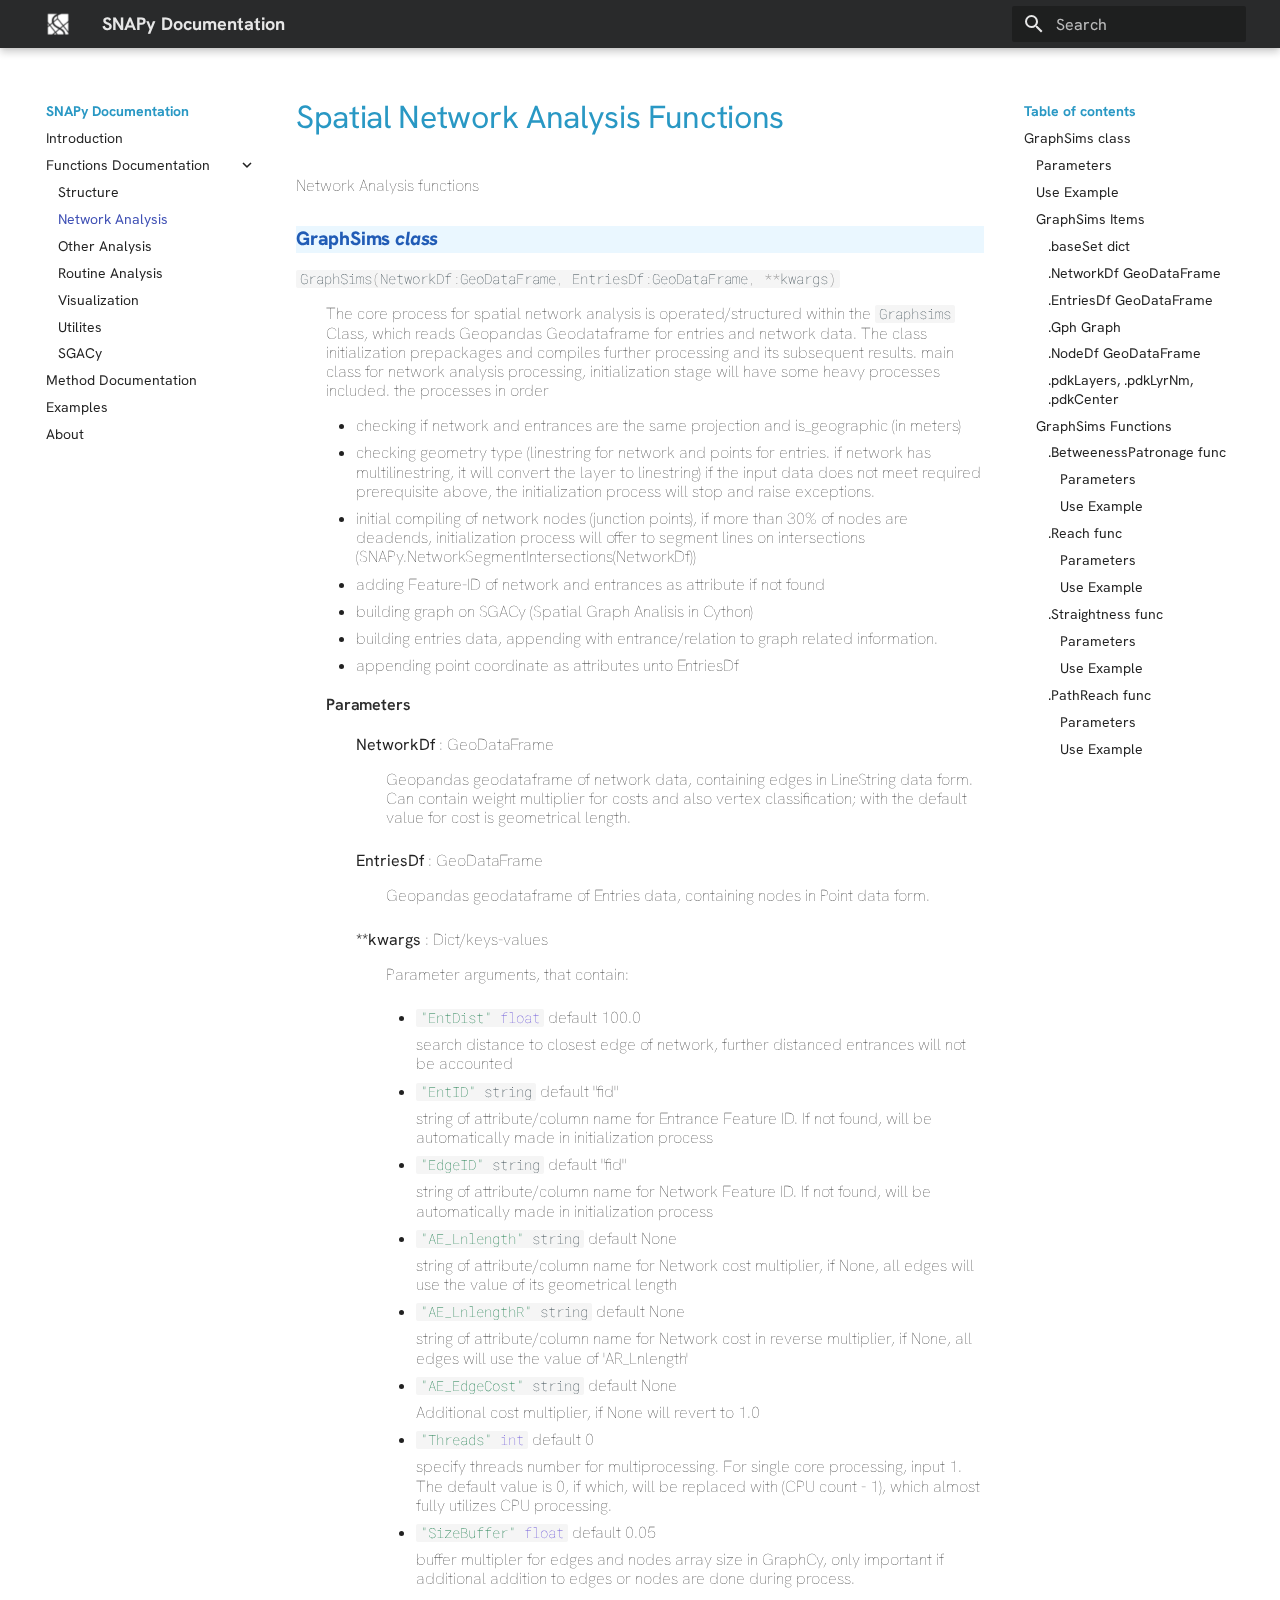
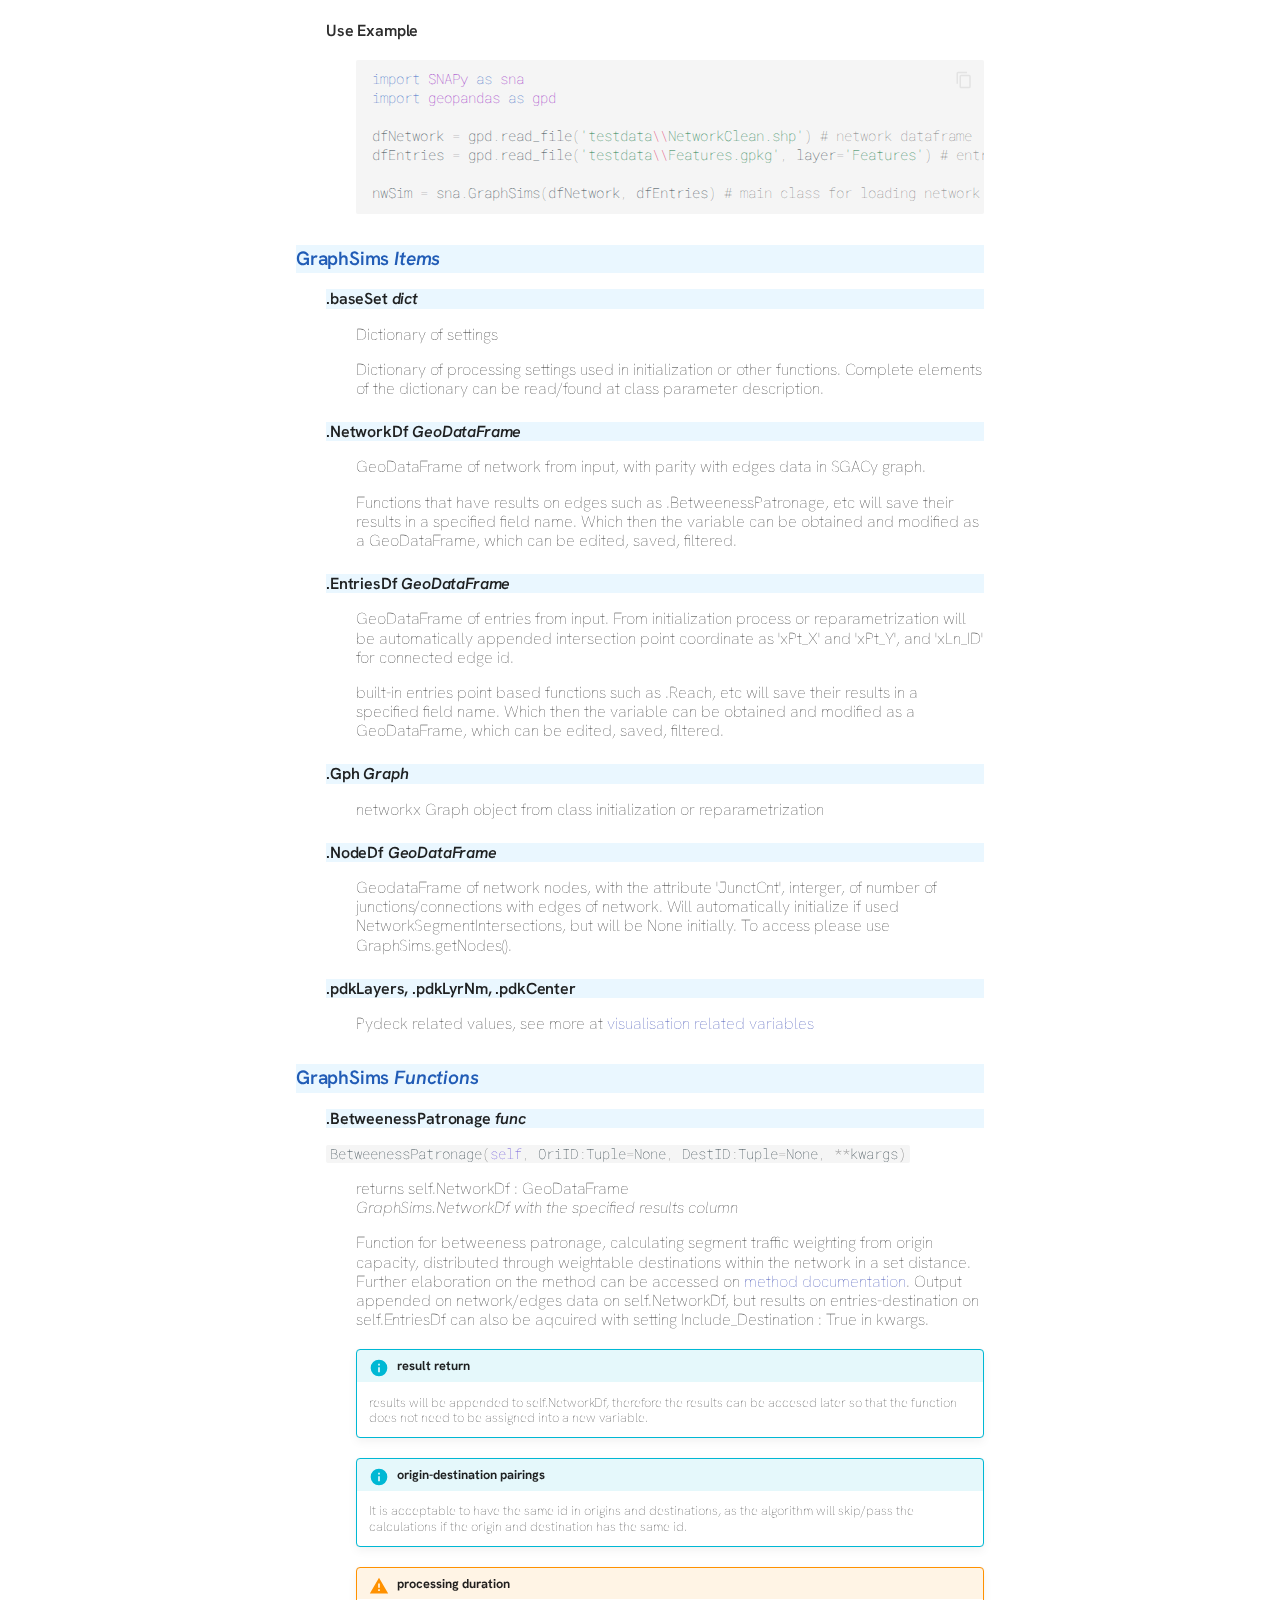
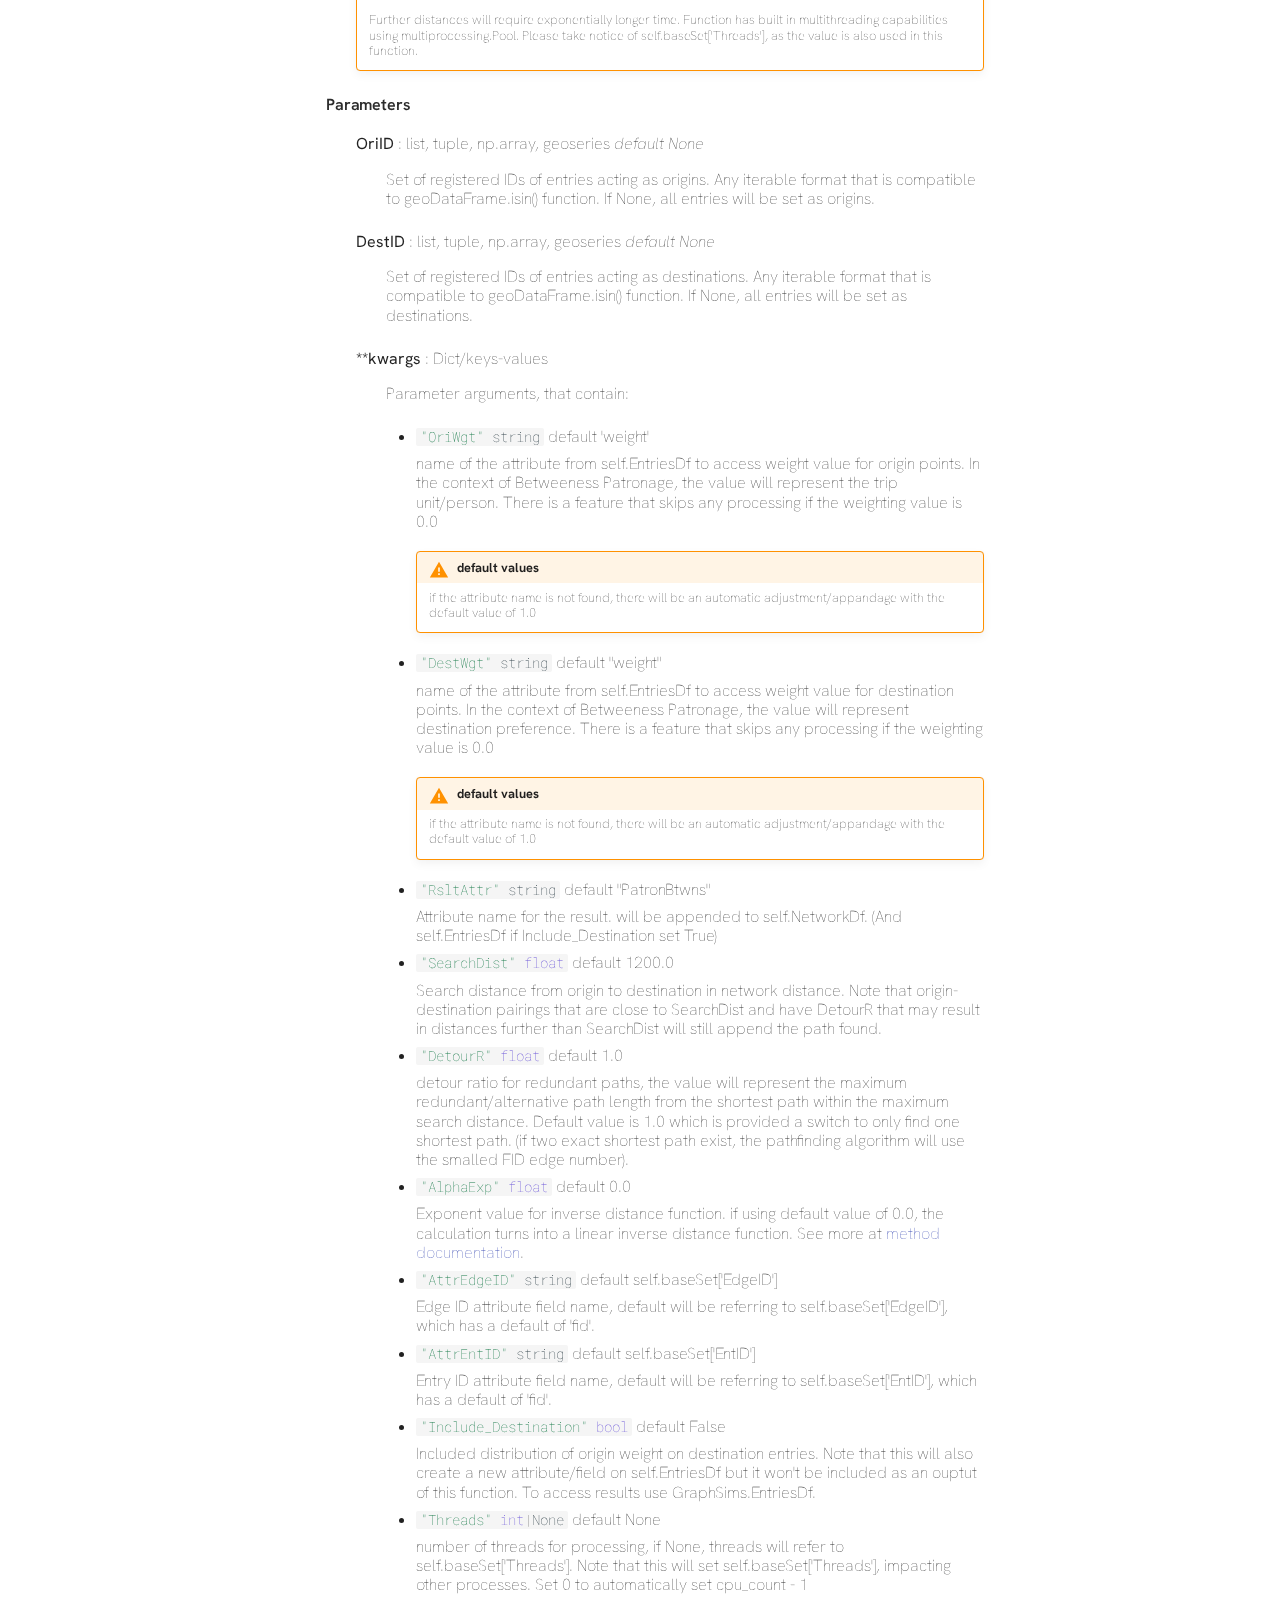
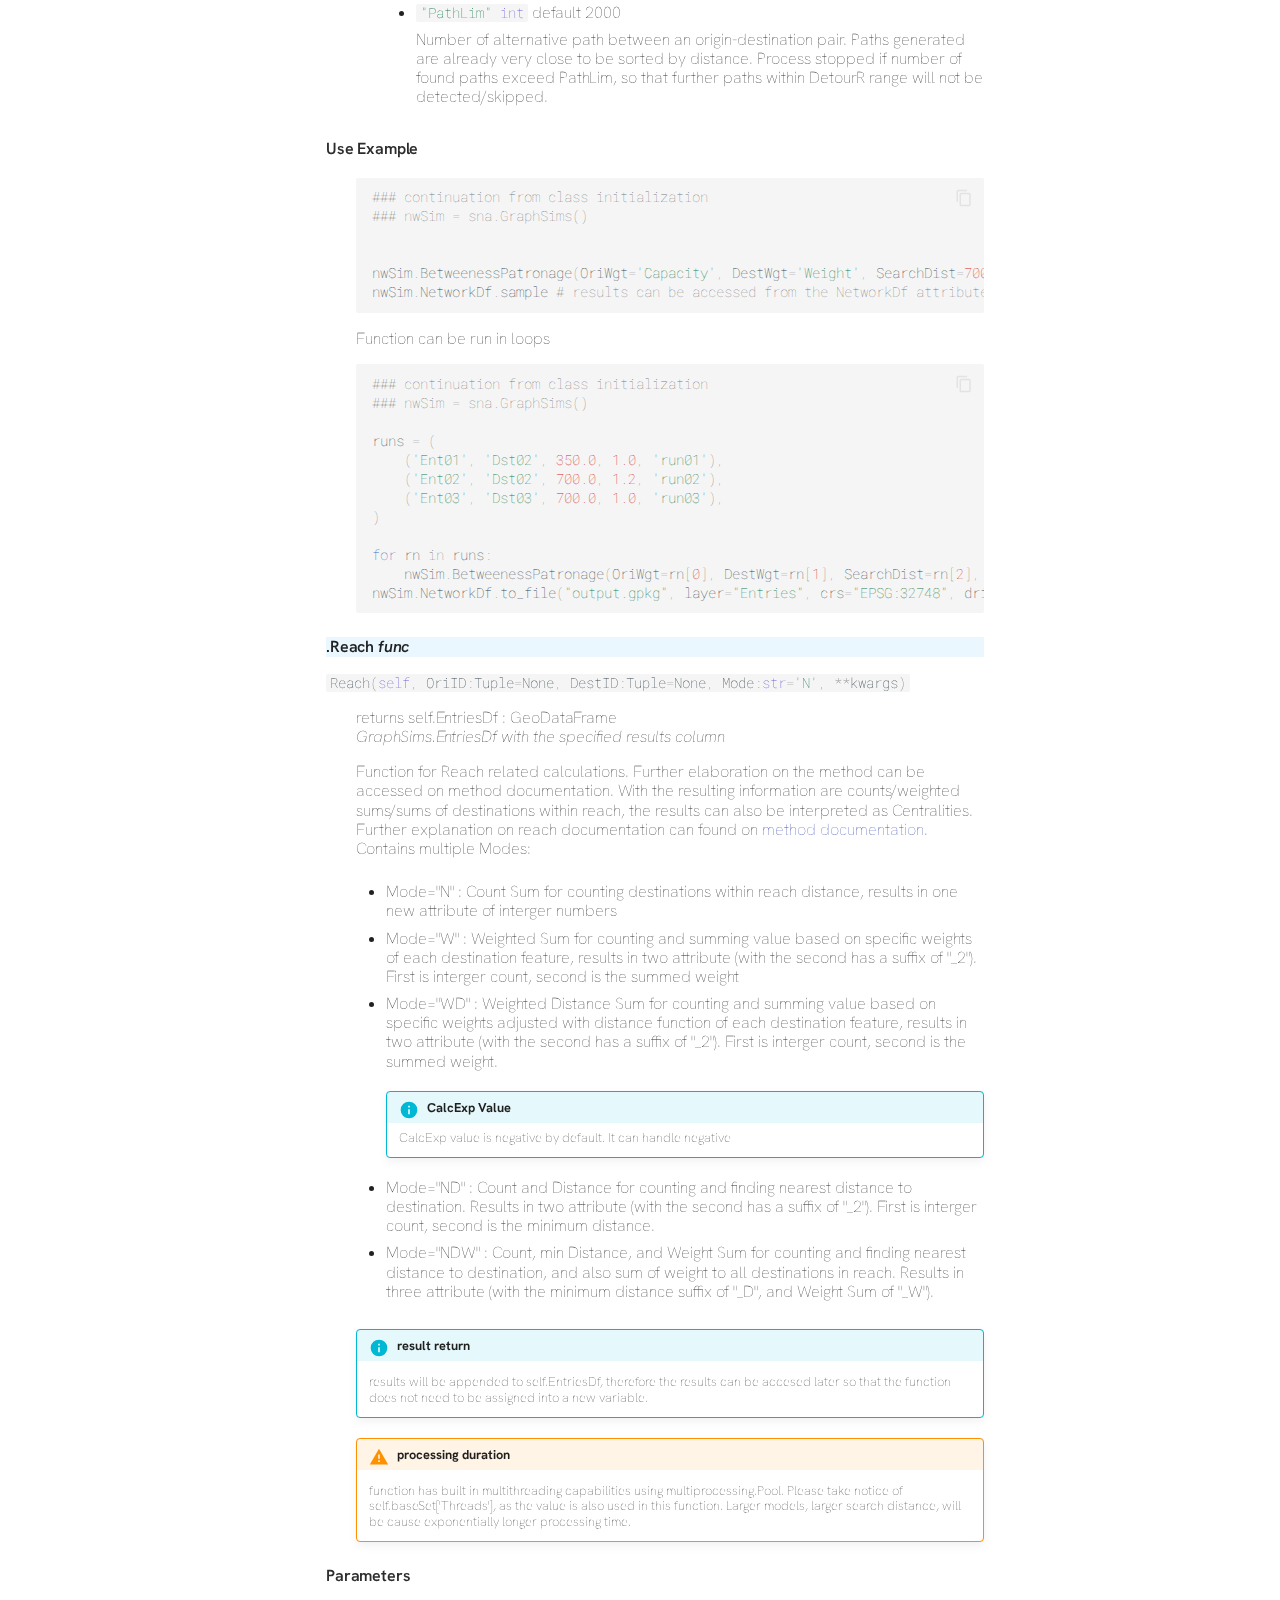
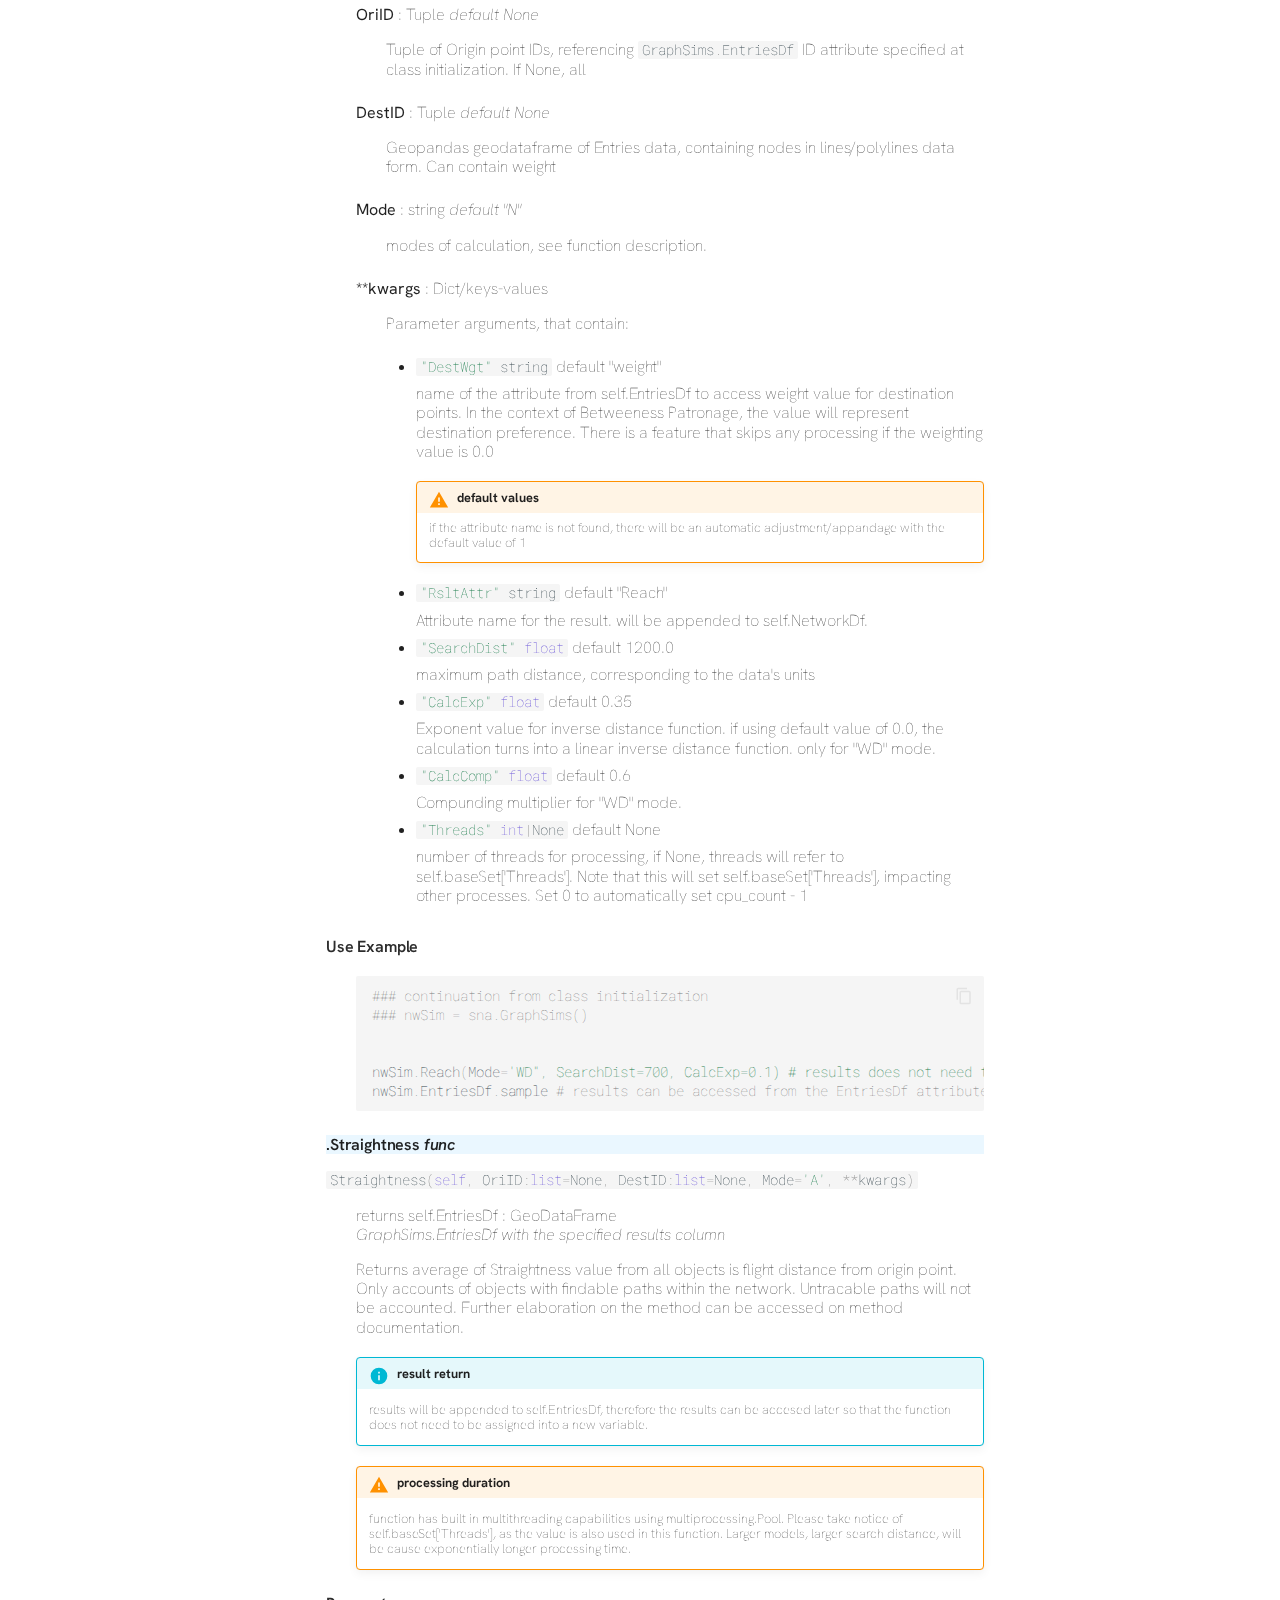
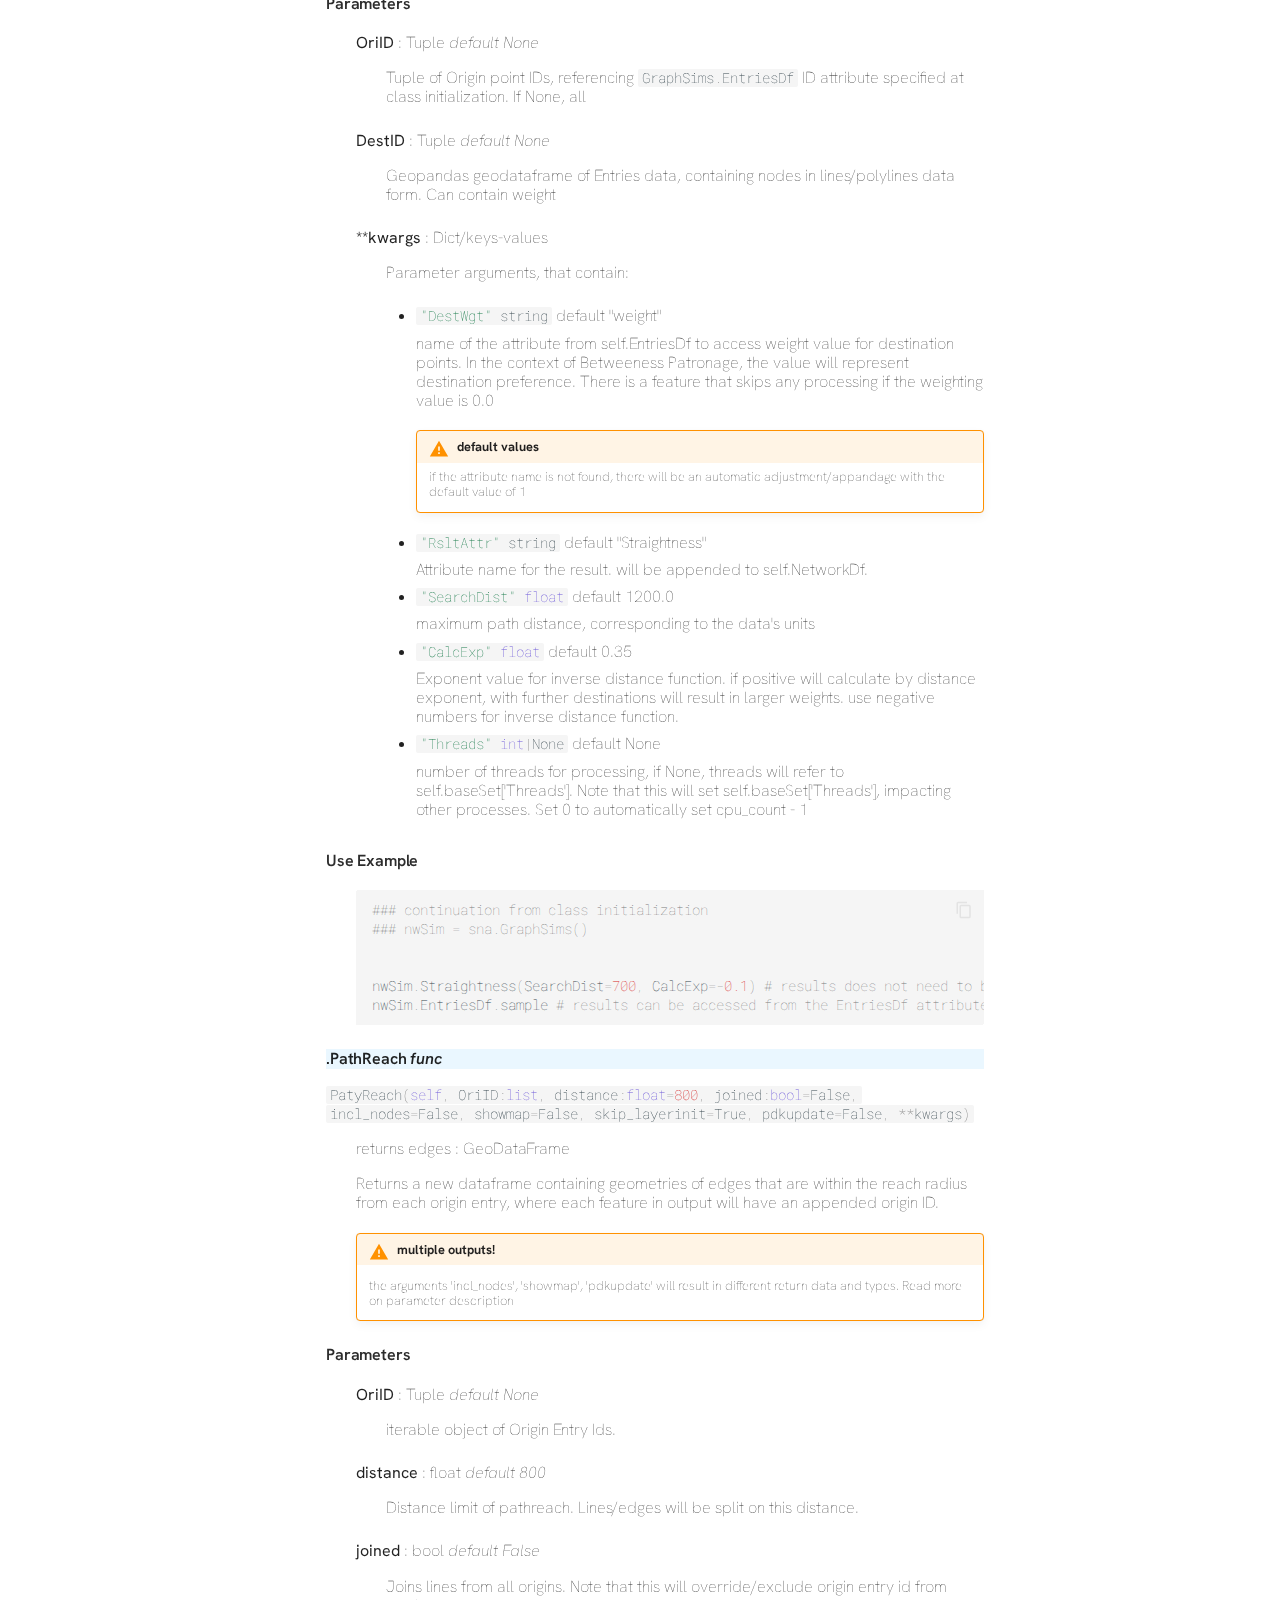
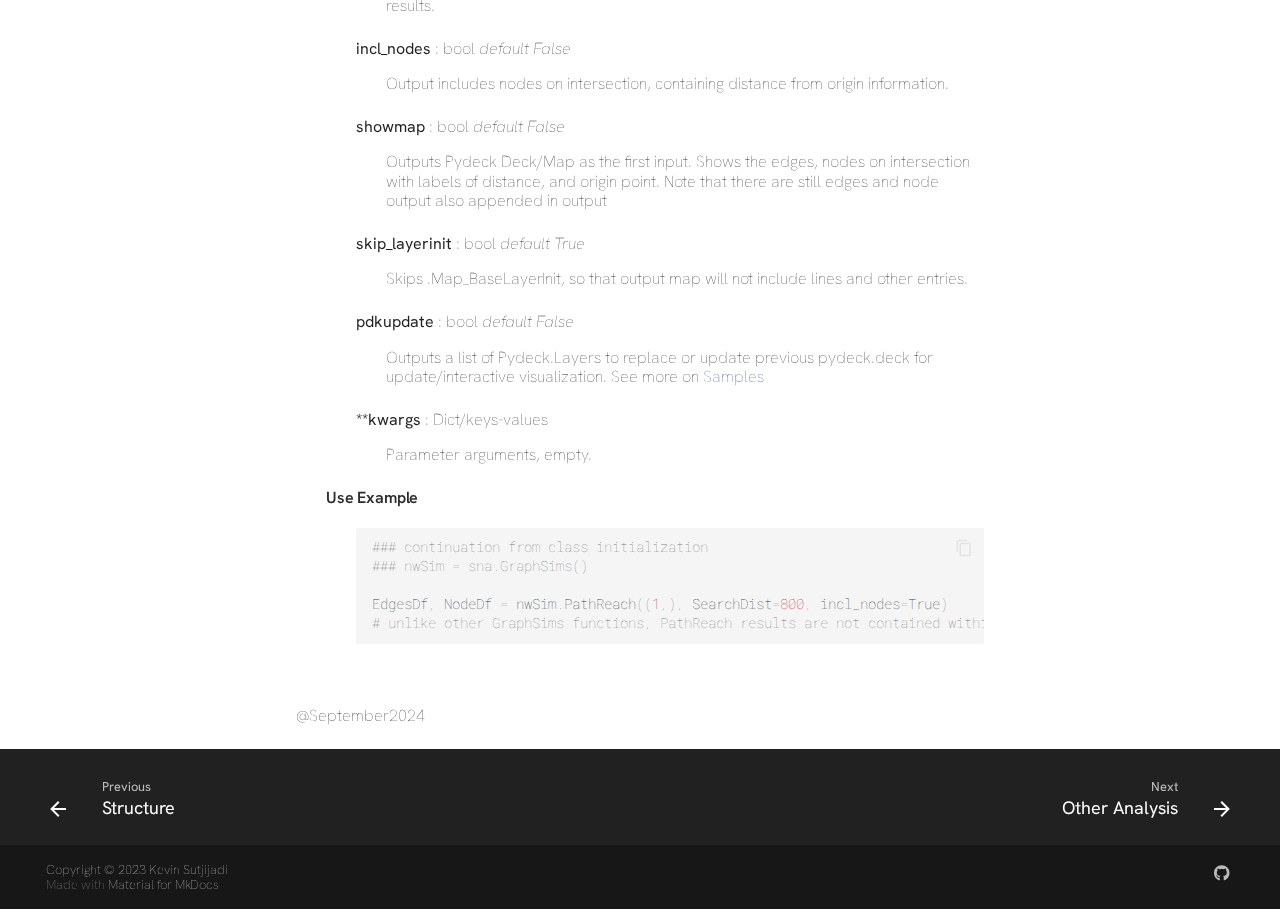
<file: Pages/func_na/index.html>
<!doctype html>
<html lang="en" class="no-js">
  <head>
    
      <meta charset="utf-8">
      <meta name="viewport" content="width=device-width,initial-scale=1">
      
        <meta name="description" content="Spatial Network Analysis for Python Module">
      
      
      
      
        <link rel="prev" href="../func_structure/">
      
      
        <link rel="next" href="../func_ca/">
      
      
      <link rel="icon" href="../../assets/IconW_12.png">
      <meta name="generator" content="mkdocs-1.6.1, mkdocs-material-9.5.38">
    
    
      
        <title>Network Analysis - SNAPy Documentation</title>
      
    
    
      <link rel="stylesheet" href="../../assets/stylesheets/main.8c3ca2c6.min.css">
      
      


    
    
      
    
    
      
        
        
        <link rel="preconnect" href="https://fonts.gstatic.com" crossorigin>
        <link rel="stylesheet" href="https://fonts.googleapis.com/css?family=Hanken+Grotesk:300,300i,400,400i,700,700i%7CRoboto+Mono:400,400i,700,700i&display=fallback">
        <style>:root{--md-text-font:"Hanken Grotesk";--md-code-font:"Roboto Mono"}</style>
      
    
    
      <link rel="stylesheet" href="../../stylesheets/extra.css">
    
    <script>__md_scope=new URL("../..",location),__md_hash=e=>[...e].reduce(((e,_)=>(e<<5)-e+_.charCodeAt(0)),0),__md_get=(e,_=localStorage,t=__md_scope)=>JSON.parse(_.getItem(t.pathname+"."+e)),__md_set=(e,_,t=localStorage,a=__md_scope)=>{try{t.setItem(a.pathname+"."+e,JSON.stringify(_))}catch(e){}}</script>
    
      

    
    
    
  </head>
  
  
    <body dir="ltr">
  
    
    <input class="md-toggle" data-md-toggle="drawer" type="checkbox" id="__drawer" autocomplete="off">
    <input class="md-toggle" data-md-toggle="search" type="checkbox" id="__search" autocomplete="off">
    <label class="md-overlay" for="__drawer"></label>
    <div data-md-component="skip">
      
        
        <a href="#spatial-network-analysis-functions" class="md-skip">
          Skip to content
        </a>
      
    </div>
    <div data-md-component="announce">
      
    </div>
    
    
      

  

<header class="md-header md-header--shadow" data-md-component="header">
  <nav class="md-header__inner md-grid" aria-label="Header">
    <a href="../.." title="SNAPy Documentation" class="md-header__button md-logo" aria-label="SNAPy Documentation" data-md-component="logo">
      
  <img src="../../assets/IconW_64.png" alt="logo">

    </a>
    <label class="md-header__button md-icon" for="__drawer">
      
      <svg xmlns="http://www.w3.org/2000/svg" viewBox="0 0 24 24"><path d="M3 6h18v2H3zm0 5h18v2H3zm0 5h18v2H3z"/></svg>
    </label>
    <div class="md-header__title" data-md-component="header-title">
      <div class="md-header__ellipsis">
        <div class="md-header__topic">
          <span class="md-ellipsis">
            SNAPy Documentation
          </span>
        </div>
        <div class="md-header__topic" data-md-component="header-topic">
          <span class="md-ellipsis">
            
              Network Analysis
            
          </span>
        </div>
      </div>
    </div>
    
    
      <script>var palette=__md_get("__palette");if(palette&&palette.color){if("(prefers-color-scheme)"===palette.color.media){var media=matchMedia("(prefers-color-scheme: light)"),input=document.querySelector(media.matches?"[data-md-color-media='(prefers-color-scheme: light)']":"[data-md-color-media='(prefers-color-scheme: dark)']");palette.color.media=input.getAttribute("data-md-color-media"),palette.color.scheme=input.getAttribute("data-md-color-scheme"),palette.color.primary=input.getAttribute("data-md-color-primary"),palette.color.accent=input.getAttribute("data-md-color-accent")}for(var[key,value]of Object.entries(palette.color))document.body.setAttribute("data-md-color-"+key,value)}</script>
    
    
    
      <label class="md-header__button md-icon" for="__search">
        
        <svg xmlns="http://www.w3.org/2000/svg" viewBox="0 0 24 24"><path d="M9.5 3A6.5 6.5 0 0 1 16 9.5c0 1.61-.59 3.09-1.56 4.23l.27.27h.79l5 5-1.5 1.5-5-5v-.79l-.27-.27A6.52 6.52 0 0 1 9.5 16 6.5 6.5 0 0 1 3 9.5 6.5 6.5 0 0 1 9.5 3m0 2C7 5 5 7 5 9.5S7 14 9.5 14 14 12 14 9.5 12 5 9.5 5"/></svg>
      </label>
      <div class="md-search" data-md-component="search" role="dialog">
  <label class="md-search__overlay" for="__search"></label>
  <div class="md-search__inner" role="search">
    <form class="md-search__form" name="search">
      <input type="text" class="md-search__input" name="query" aria-label="Search" placeholder="Search" autocapitalize="off" autocorrect="off" autocomplete="off" spellcheck="false" data-md-component="search-query" required>
      <label class="md-search__icon md-icon" for="__search">
        
        <svg xmlns="http://www.w3.org/2000/svg" viewBox="0 0 24 24"><path d="M9.5 3A6.5 6.5 0 0 1 16 9.5c0 1.61-.59 3.09-1.56 4.23l.27.27h.79l5 5-1.5 1.5-5-5v-.79l-.27-.27A6.52 6.52 0 0 1 9.5 16 6.5 6.5 0 0 1 3 9.5 6.5 6.5 0 0 1 9.5 3m0 2C7 5 5 7 5 9.5S7 14 9.5 14 14 12 14 9.5 12 5 9.5 5"/></svg>
        
        <svg xmlns="http://www.w3.org/2000/svg" viewBox="0 0 24 24"><path d="M20 11v2H8l5.5 5.5-1.42 1.42L4.16 12l7.92-7.92L13.5 5.5 8 11z"/></svg>
      </label>
      <nav class="md-search__options" aria-label="Search">
        
        <button type="reset" class="md-search__icon md-icon" title="Clear" aria-label="Clear" tabindex="-1">
          
          <svg xmlns="http://www.w3.org/2000/svg" viewBox="0 0 24 24"><path d="M19 6.41 17.59 5 12 10.59 6.41 5 5 6.41 10.59 12 5 17.59 6.41 19 12 13.41 17.59 19 19 17.59 13.41 12z"/></svg>
        </button>
      </nav>
      
    </form>
    <div class="md-search__output">
      <div class="md-search__scrollwrap" tabindex="0" data-md-scrollfix>
        <div class="md-search-result" data-md-component="search-result">
          <div class="md-search-result__meta">
            Initializing search
          </div>
          <ol class="md-search-result__list" role="presentation"></ol>
        </div>
      </div>
    </div>
  </div>
</div>
    
    
  </nav>
  
</header>
    
    <div class="md-container" data-md-component="container">
      
      
        
          
        
      
      <main class="md-main" data-md-component="main">
        <div class="md-main__inner md-grid">
          
            
              
              <div class="md-sidebar md-sidebar--primary" data-md-component="sidebar" data-md-type="navigation" >
                <div class="md-sidebar__scrollwrap">
                  <div class="md-sidebar__inner">
                    



<nav class="md-nav md-nav--primary" aria-label="Navigation" data-md-level="0">
  <label class="md-nav__title" for="__drawer">
    <a href="../.." title="SNAPy Documentation" class="md-nav__button md-logo" aria-label="SNAPy Documentation" data-md-component="logo">
      
  <img src="../../assets/IconW_64.png" alt="logo">

    </a>
    SNAPy Documentation
  </label>
  
  <ul class="md-nav__list" data-md-scrollfix>
    
      
      
  
  
  
  
    <li class="md-nav__item">
      <a href="../.." class="md-nav__link">
        
  
  <span class="md-ellipsis">
    Introduction
  </span>
  

      </a>
    </li>
  

    
      
      
  
  
    
  
  
  
    
    
    
    
    <li class="md-nav__item md-nav__item--active md-nav__item--nested">
      
        
        
        <input class="md-nav__toggle md-toggle " type="checkbox" id="__nav_2" checked>
        
          
          <label class="md-nav__link" for="__nav_2" id="__nav_2_label" tabindex="0">
            
  
  <span class="md-ellipsis">
    Functions Documentation
  </span>
  

            <span class="md-nav__icon md-icon"></span>
          </label>
        
        <nav class="md-nav" data-md-level="1" aria-labelledby="__nav_2_label" aria-expanded="true">
          <label class="md-nav__title" for="__nav_2">
            <span class="md-nav__icon md-icon"></span>
            Functions Documentation
          </label>
          <ul class="md-nav__list" data-md-scrollfix>
            
              
                
  
  
  
  
    <li class="md-nav__item">
      <a href="../func_structure/" class="md-nav__link">
        
  
  <span class="md-ellipsis">
    Structure
  </span>
  

      </a>
    </li>
  

              
            
              
                
  
  
    
  
  
  
    <li class="md-nav__item md-nav__item--active">
      
      <input class="md-nav__toggle md-toggle" type="checkbox" id="__toc">
      
      
        
      
      
        <label class="md-nav__link md-nav__link--active" for="__toc">
          
  
  <span class="md-ellipsis">
    Network Analysis
  </span>
  

          <span class="md-nav__icon md-icon"></span>
        </label>
      
      <a href="./" class="md-nav__link md-nav__link--active">
        
  
  <span class="md-ellipsis">
    Network Analysis
  </span>
  

      </a>
      
        

<nav class="md-nav md-nav--secondary" aria-label="Table of contents">
  
  
  
    
  
  
    <label class="md-nav__title" for="__toc">
      <span class="md-nav__icon md-icon"></span>
      Table of contents
    </label>
    <ul class="md-nav__list" data-md-component="toc" data-md-scrollfix>
      
        <li class="md-nav__item">
  <a href="#graphsims-class" class="md-nav__link">
    <span class="md-ellipsis">
      GraphSims class
    </span>
  </a>
  
    <nav class="md-nav" aria-label="GraphSims class">
      <ul class="md-nav__list">
        
          <li class="md-nav__item">
  <a href="#parameters" class="md-nav__link">
    <span class="md-ellipsis">
      Parameters
    </span>
  </a>
  
</li>
        
          <li class="md-nav__item">
  <a href="#use-example" class="md-nav__link">
    <span class="md-ellipsis">
      Use Example
    </span>
  </a>
  
</li>
        
          <li class="md-nav__item">
  <a href="#graphsims-items" class="md-nav__link">
    <span class="md-ellipsis">
      GraphSims Items
    </span>
  </a>
  
    <nav class="md-nav" aria-label="GraphSims Items">
      <ul class="md-nav__list">
        
          <li class="md-nav__item">
  <a href="#baseset-dict" class="md-nav__link">
    <span class="md-ellipsis">
      .baseSet dict
    </span>
  </a>
  
</li>
        
          <li class="md-nav__item">
  <a href="#networkdf-geodataframe" class="md-nav__link">
    <span class="md-ellipsis">
      .NetworkDf GeoDataFrame
    </span>
  </a>
  
</li>
        
          <li class="md-nav__item">
  <a href="#entriesdf-geodataframe" class="md-nav__link">
    <span class="md-ellipsis">
      .EntriesDf GeoDataFrame
    </span>
  </a>
  
</li>
        
          <li class="md-nav__item">
  <a href="#gph-graph" class="md-nav__link">
    <span class="md-ellipsis">
      .Gph Graph
    </span>
  </a>
  
</li>
        
          <li class="md-nav__item">
  <a href="#nodedf-geodataframe" class="md-nav__link">
    <span class="md-ellipsis">
      .NodeDf GeoDataFrame
    </span>
  </a>
  
</li>
        
          <li class="md-nav__item">
  <a href="#pdklayers-pdklyrnm-pdkcenter" class="md-nav__link">
    <span class="md-ellipsis">
      .pdkLayers, .pdkLyrNm, .pdkCenter
    </span>
  </a>
  
</li>
        
      </ul>
    </nav>
  
</li>
        
          <li class="md-nav__item">
  <a href="#graphsims-functions" class="md-nav__link">
    <span class="md-ellipsis">
      GraphSims Functions
    </span>
  </a>
  
    <nav class="md-nav" aria-label="GraphSims Functions">
      <ul class="md-nav__list">
        
          <li class="md-nav__item">
  <a href="#betweenesspatronage-func" class="md-nav__link">
    <span class="md-ellipsis">
      .BetweenessPatronage func
    </span>
  </a>
  
    <nav class="md-nav" aria-label=".BetweenessPatronage func">
      <ul class="md-nav__list">
        
          <li class="md-nav__item">
  <a href="#parameters_1" class="md-nav__link">
    <span class="md-ellipsis">
      Parameters
    </span>
  </a>
  
</li>
        
          <li class="md-nav__item">
  <a href="#use-example_1" class="md-nav__link">
    <span class="md-ellipsis">
      Use Example
    </span>
  </a>
  
</li>
        
      </ul>
    </nav>
  
</li>
        
          <li class="md-nav__item">
  <a href="#reach-func" class="md-nav__link">
    <span class="md-ellipsis">
      .Reach func
    </span>
  </a>
  
    <nav class="md-nav" aria-label=".Reach func">
      <ul class="md-nav__list">
        
          <li class="md-nav__item">
  <a href="#parameters_2" class="md-nav__link">
    <span class="md-ellipsis">
      Parameters
    </span>
  </a>
  
</li>
        
          <li class="md-nav__item">
  <a href="#use-example_2" class="md-nav__link">
    <span class="md-ellipsis">
      Use Example
    </span>
  </a>
  
</li>
        
      </ul>
    </nav>
  
</li>
        
          <li class="md-nav__item">
  <a href="#straightness-func" class="md-nav__link">
    <span class="md-ellipsis">
      .Straightness func
    </span>
  </a>
  
    <nav class="md-nav" aria-label=".Straightness func">
      <ul class="md-nav__list">
        
          <li class="md-nav__item">
  <a href="#parameters_3" class="md-nav__link">
    <span class="md-ellipsis">
      Parameters
    </span>
  </a>
  
</li>
        
          <li class="md-nav__item">
  <a href="#use-example_3" class="md-nav__link">
    <span class="md-ellipsis">
      Use Example
    </span>
  </a>
  
</li>
        
      </ul>
    </nav>
  
</li>
        
          <li class="md-nav__item">
  <a href="#pathreach-func" class="md-nav__link">
    <span class="md-ellipsis">
      .PathReach func
    </span>
  </a>
  
    <nav class="md-nav" aria-label=".PathReach func">
      <ul class="md-nav__list">
        
          <li class="md-nav__item">
  <a href="#parameters_4" class="md-nav__link">
    <span class="md-ellipsis">
      Parameters
    </span>
  </a>
  
</li>
        
          <li class="md-nav__item">
  <a href="#use-example_4" class="md-nav__link">
    <span class="md-ellipsis">
      Use Example
    </span>
  </a>
  
</li>
        
      </ul>
    </nav>
  
</li>
        
      </ul>
    </nav>
  
</li>
        
      </ul>
    </nav>
  
</li>
      
    </ul>
  
</nav>
      
    </li>
  

              
            
              
                
  
  
  
  
    <li class="md-nav__item">
      <a href="../func_ca/" class="md-nav__link">
        
  
  <span class="md-ellipsis">
    Other Analysis
  </span>
  

      </a>
    </li>
  

              
            
              
                
  
  
  
  
    <li class="md-nav__item">
      <a href="../func_routines/" class="md-nav__link">
        
  
  <span class="md-ellipsis">
    Routine Analysis
  </span>
  

      </a>
    </li>
  

              
            
              
                
  
  
  
  
    <li class="md-nav__item">
      <a href="../func_vis/" class="md-nav__link">
        
  
  <span class="md-ellipsis">
    Visualization
  </span>
  

      </a>
    </li>
  

              
            
              
                
  
  
  
  
    <li class="md-nav__item">
      <a href="../func_ut/" class="md-nav__link">
        
  
  <span class="md-ellipsis">
    Utilites
  </span>
  

      </a>
    </li>
  

              
            
              
                
  
  
  
  
    <li class="md-nav__item">
      <a href="../SGACy/" class="md-nav__link">
        
  
  <span class="md-ellipsis">
    SGACy
  </span>
  

      </a>
    </li>
  

              
            
          </ul>
        </nav>
      
    </li>
  

    
      
      
  
  
  
  
    <li class="md-nav__item">
      <a href="../methods/" class="md-nav__link">
        
  
  <span class="md-ellipsis">
    Method Documentation
  </span>
  

      </a>
    </li>
  

    
      
      
  
  
  
  
    <li class="md-nav__item">
      <a href="../smpl/" class="md-nav__link">
        
  
  <span class="md-ellipsis">
    Examples
  </span>
  

      </a>
    </li>
  

    
      
      
  
  
  
  
    <li class="md-nav__item">
      <a href="../about/" class="md-nav__link">
        
  
  <span class="md-ellipsis">
    About
  </span>
  

      </a>
    </li>
  

    
  </ul>
</nav>
                  </div>
                </div>
              </div>
            
            
              
              <div class="md-sidebar md-sidebar--secondary" data-md-component="sidebar" data-md-type="toc" >
                <div class="md-sidebar__scrollwrap">
                  <div class="md-sidebar__inner">
                    

<nav class="md-nav md-nav--secondary" aria-label="Table of contents">
  
  
  
    
  
  
    <label class="md-nav__title" for="__toc">
      <span class="md-nav__icon md-icon"></span>
      Table of contents
    </label>
    <ul class="md-nav__list" data-md-component="toc" data-md-scrollfix>
      
        <li class="md-nav__item">
  <a href="#graphsims-class" class="md-nav__link">
    <span class="md-ellipsis">
      GraphSims class
    </span>
  </a>
  
    <nav class="md-nav" aria-label="GraphSims class">
      <ul class="md-nav__list">
        
          <li class="md-nav__item">
  <a href="#parameters" class="md-nav__link">
    <span class="md-ellipsis">
      Parameters
    </span>
  </a>
  
</li>
        
          <li class="md-nav__item">
  <a href="#use-example" class="md-nav__link">
    <span class="md-ellipsis">
      Use Example
    </span>
  </a>
  
</li>
        
          <li class="md-nav__item">
  <a href="#graphsims-items" class="md-nav__link">
    <span class="md-ellipsis">
      GraphSims Items
    </span>
  </a>
  
    <nav class="md-nav" aria-label="GraphSims Items">
      <ul class="md-nav__list">
        
          <li class="md-nav__item">
  <a href="#baseset-dict" class="md-nav__link">
    <span class="md-ellipsis">
      .baseSet dict
    </span>
  </a>
  
</li>
        
          <li class="md-nav__item">
  <a href="#networkdf-geodataframe" class="md-nav__link">
    <span class="md-ellipsis">
      .NetworkDf GeoDataFrame
    </span>
  </a>
  
</li>
        
          <li class="md-nav__item">
  <a href="#entriesdf-geodataframe" class="md-nav__link">
    <span class="md-ellipsis">
      .EntriesDf GeoDataFrame
    </span>
  </a>
  
</li>
        
          <li class="md-nav__item">
  <a href="#gph-graph" class="md-nav__link">
    <span class="md-ellipsis">
      .Gph Graph
    </span>
  </a>
  
</li>
        
          <li class="md-nav__item">
  <a href="#nodedf-geodataframe" class="md-nav__link">
    <span class="md-ellipsis">
      .NodeDf GeoDataFrame
    </span>
  </a>
  
</li>
        
          <li class="md-nav__item">
  <a href="#pdklayers-pdklyrnm-pdkcenter" class="md-nav__link">
    <span class="md-ellipsis">
      .pdkLayers, .pdkLyrNm, .pdkCenter
    </span>
  </a>
  
</li>
        
      </ul>
    </nav>
  
</li>
        
          <li class="md-nav__item">
  <a href="#graphsims-functions" class="md-nav__link">
    <span class="md-ellipsis">
      GraphSims Functions
    </span>
  </a>
  
    <nav class="md-nav" aria-label="GraphSims Functions">
      <ul class="md-nav__list">
        
          <li class="md-nav__item">
  <a href="#betweenesspatronage-func" class="md-nav__link">
    <span class="md-ellipsis">
      .BetweenessPatronage func
    </span>
  </a>
  
    <nav class="md-nav" aria-label=".BetweenessPatronage func">
      <ul class="md-nav__list">
        
          <li class="md-nav__item">
  <a href="#parameters_1" class="md-nav__link">
    <span class="md-ellipsis">
      Parameters
    </span>
  </a>
  
</li>
        
          <li class="md-nav__item">
  <a href="#use-example_1" class="md-nav__link">
    <span class="md-ellipsis">
      Use Example
    </span>
  </a>
  
</li>
        
      </ul>
    </nav>
  
</li>
        
          <li class="md-nav__item">
  <a href="#reach-func" class="md-nav__link">
    <span class="md-ellipsis">
      .Reach func
    </span>
  </a>
  
    <nav class="md-nav" aria-label=".Reach func">
      <ul class="md-nav__list">
        
          <li class="md-nav__item">
  <a href="#parameters_2" class="md-nav__link">
    <span class="md-ellipsis">
      Parameters
    </span>
  </a>
  
</li>
        
          <li class="md-nav__item">
  <a href="#use-example_2" class="md-nav__link">
    <span class="md-ellipsis">
      Use Example
    </span>
  </a>
  
</li>
        
      </ul>
    </nav>
  
</li>
        
          <li class="md-nav__item">
  <a href="#straightness-func" class="md-nav__link">
    <span class="md-ellipsis">
      .Straightness func
    </span>
  </a>
  
    <nav class="md-nav" aria-label=".Straightness func">
      <ul class="md-nav__list">
        
          <li class="md-nav__item">
  <a href="#parameters_3" class="md-nav__link">
    <span class="md-ellipsis">
      Parameters
    </span>
  </a>
  
</li>
        
          <li class="md-nav__item">
  <a href="#use-example_3" class="md-nav__link">
    <span class="md-ellipsis">
      Use Example
    </span>
  </a>
  
</li>
        
      </ul>
    </nav>
  
</li>
        
          <li class="md-nav__item">
  <a href="#pathreach-func" class="md-nav__link">
    <span class="md-ellipsis">
      .PathReach func
    </span>
  </a>
  
    <nav class="md-nav" aria-label=".PathReach func">
      <ul class="md-nav__list">
        
          <li class="md-nav__item">
  <a href="#parameters_4" class="md-nav__link">
    <span class="md-ellipsis">
      Parameters
    </span>
  </a>
  
</li>
        
          <li class="md-nav__item">
  <a href="#use-example_4" class="md-nav__link">
    <span class="md-ellipsis">
      Use Example
    </span>
  </a>
  
</li>
        
      </ul>
    </nav>
  
</li>
        
      </ul>
    </nav>
  
</li>
        
      </ul>
    </nav>
  
</li>
      
    </ul>
  
</nav>
                  </div>
                </div>
              </div>
            
          
          
            <div class="md-content" data-md-component="content">
              <article class="md-content__inner md-typeset">
                
                  


<h1 id="spatial-network-analysis-functions">Spatial Network Analysis Functions</h1>
<p>Network Analysis functions</p>
<h2 id="graphsims-class">GraphSims   <i> class </i></h2>
<dl>
<dt><code class="language-python highlight"><span class="n">GraphSims</span><span class="p">(</span><span class="n">NetworkDf</span><span class="p">:</span><span class="n">GeoDataFrame</span><span class="p">,</span> <span class="n">EntriesDf</span><span class="p">:</span><span class="n">GeoDataFrame</span><span class="p">,</span> <span class="o">**</span><span class="n">kwargs</span><span class="p">)</span></code></dt>
<dd>
<p>The core process for spatial network analysis is operated/structured within the <code class="language-python highlight"><span class="n">Graphsims</span></code> Class, which reads Geopandas Geodataframe for entries and network data. The class initialization prepackages and compiles further processing and its subsequent results. main class for network analysis processing, initialization stage will have some heavy processes included. the processes in order</p>
<ul>
<li>checking if network and entrances are the same projection and is_geographic (in meters)</li>
<li>
<p>checking geometry type (linestring for network and points for entries. if network has multilinestring, it will convert the layer to linestring)
if the input data does not meet required prerequisite above, the initialization process will stop and raise exceptions.</p>
</li>
<li>
<p>initial compiling of network nodes (junction points), if more than 30% of nodes are deadends, initialization process will offer to segment lines on intersections (SNAPy.NetworkSegmentIntersections(NetworkDf))</p>
</li>
<li>adding Feature-ID of network and entrances as attribute if not found</li>
<li>building graph on SGACy (Spatial Graph Analisis in Cython)</li>
<li>building entries data, appending with entrance/relation to graph related information.</li>
<li>appending point coordinate as attributes unto EntriesDf</li>
</ul>
<h5 id="parameters">Parameters</h5>
<dl>
<dd>
<dl>
<dt><b>NetworkDf</b> : GeoDataFrame</dt>
<dd>Geopandas geodataframe of network data, containing edges in LineString data form. Can contain weight multiplier for costs and also vertex classification; with the default value for cost is geometrical length. </dd>
</dl>
</dd>
<dd>
<dl>
<dt><b>EntriesDf</b> : GeoDataFrame</dt>
<dd>Geopandas geodataframe of Entries data, containing nodes in Point data form.</dd>
</dl>
</dd>
<dd>
<dl>
<dt><b>**kwargs</b> : Dict/keys-values</dt>
<dd>
<p>Parameter arguments, that contain:</p>
<ul>
<li>
<p><code class="language-python highlight"><span class="s2">&quot;EntDist&quot;</span> <span class="nb">float</span></code>   default 100.0</p>
<p>search distance to closest edge of network, further distanced entrances will not be accounted</p>
</li>
<li>
<p><code class="language-python highlight"><span class="s2">&quot;EntID&quot;</span> <span class="n">string</span></code>   default "fid"</p>
<p>string of attribute/column name for Entrance Feature ID. If not found, will be automatically made in initialization process</p>
</li>
<li>
<p><code class="language-python highlight"><span class="s2">&quot;EdgeID&quot;</span> <span class="n">string</span></code>   default "fid"</p>
<p>string of attribute/column name for Network Feature ID. If not found, will be automatically made in initialization process</p>
</li>
<li>
<p><code class="language-python highlight"><span class="s2">&quot;AE_Lnlength&quot;</span> <span class="n">string</span></code>   default None</p>
<p>string of attribute/column name for Network cost multiplier, if None, all edges will use the value of its geometrical length</p>
</li>
<li>
<p><code class="language-python highlight"><span class="s2">&quot;AE_LnlengthR&quot;</span> <span class="n">string</span></code>   default None</p>
<p>string of attribute/column name for Network cost in reverse multiplier, if None, all edges will use the value of 'AR_Lnlength'</p>
</li>
<li>
<p><code class="language-python highlight"><span class="s2">&quot;AE_EdgeCost&quot;</span> <span class="n">string</span></code>   default None</p>
<p>Additional cost multiplier, if None will revert to 1.0</p>
</li>
<li>
<p><code class="language-python highlight"><span class="s2">&quot;Threads&quot;</span> <span class="nb">int</span></code>   default 0</p>
<p>specify threads number for multiprocessing. For single core processing, input 1. The default value is 0, if which, will be replaced with (CPU count - 1), which almost fully utilizes CPU processing.</p>
</li>
<li>
<p><code class="language-python highlight"><span class="s2">&quot;SizeBuffer&quot;</span> <span class="nb">float</span></code>   default 0.05</p>
<p>buffer multipler for edges and nodes array size in GraphCy, only important if additional addition to edges or nodes are done during process.</p>
</li>
</ul>
</dd>
</dl>
</dd>
</dl>
<h5 id="use-example">Use Example</h5>
<dl>
<dd><div class="language-python highlight"><pre><span></span><code><span id="__span-0-1"><a id="__codelineno-0-1" name="__codelineno-0-1" href="#__codelineno-0-1"></a><span class="kn">import</span> <span class="nn">SNAPy</span> <span class="k">as</span> <span class="nn">sna</span>
</span><span id="__span-0-2"><a id="__codelineno-0-2" name="__codelineno-0-2" href="#__codelineno-0-2"></a><span class="kn">import</span> <span class="nn">geopandas</span> <span class="k">as</span> <span class="nn">gpd</span>
</span><span id="__span-0-3"><a id="__codelineno-0-3" name="__codelineno-0-3" href="#__codelineno-0-3"></a>
</span><span id="__span-0-4"><a id="__codelineno-0-4" name="__codelineno-0-4" href="#__codelineno-0-4"></a><span class="n">dfNetwork</span> <span class="o">=</span> <span class="n">gpd</span><span class="o">.</span><span class="n">read_file</span><span class="p">(</span><span class="s1">&#39;testdata</span><span class="se">\\</span><span class="s1">NetworkClean.shp&#39;</span><span class="p">)</span> <span class="c1"># network dataframe</span>
</span><span id="__span-0-5"><a id="__codelineno-0-5" name="__codelineno-0-5" href="#__codelineno-0-5"></a><span class="n">dfEntries</span> <span class="o">=</span> <span class="n">gpd</span><span class="o">.</span><span class="n">read_file</span><span class="p">(</span><span class="s1">&#39;testdata</span><span class="se">\\</span><span class="s1">Features.gpkg&#39;</span><span class="p">,</span> <span class="n">layer</span><span class="o">=</span><span class="s1">&#39;Features&#39;</span><span class="p">)</span> <span class="c1"># entrance dataframe</span>
</span><span id="__span-0-6"><a id="__codelineno-0-6" name="__codelineno-0-6" href="#__codelineno-0-6"></a>
</span><span id="__span-0-7"><a id="__codelineno-0-7" name="__codelineno-0-7" href="#__codelineno-0-7"></a><span class="n">nwSim</span> <span class="o">=</span> <span class="n">sna</span><span class="o">.</span><span class="n">GraphSims</span><span class="p">(</span><span class="n">dfNetwork</span><span class="p">,</span> <span class="n">dfEntries</span><span class="p">)</span> <span class="c1"># main class for loading network data</span>
</span></code></pre></div></dd>
</dl>
</dd>
</dl>
<h3 id="graphsims-items">GraphSims <i>Items</i></h3>
<dl>
<dd>
<h4 id="baseset-dict">.baseSet <i> dict </i></h4>
<dl>
<dd>
<p>Dictionary of settings</p>
<p>Dictionary of processing settings used in initialization or other functions. Complete elements of the dictionary can be read/found at class parameter description.</p>
</dd>
</dl>
</dd>
<dd>
<h4 id="networkdf-geodataframe">.NetworkDf <i> GeoDataFrame </i></h4>
<dl>
<dd>
<p>GeoDataFrame of network from input, with parity with edges data in SGACy graph.</p>
<p>Functions that have results on edges such as .BetweenessPatronage, etc will save their results in a specified field name. Which then the variable can be obtained and modified as a GeoDataFrame, which can be edited, saved, filtered.</p>
</dd>
</dl>
</dd>
<dd>
<h4 id="entriesdf-geodataframe">.EntriesDf <i> GeoDataFrame </i></h4>
<dl>
<dd>
<p>GeoDataFrame of entries from input. From initialization process or reparametrization will be automatically appended intersection point coordinate as 'xPt_X' and 'xPt_Y', and 'xLn_ID' for connected edge id.</p>
<p>built-in entries point based functions such as .Reach, etc will save their results in a specified field name. Which then the variable can be obtained and modified as a GeoDataFrame, which can be edited, saved, filtered.</p>
</dd>
</dl>
</dd>
<dd>
<h4 id="gph-graph">.Gph <i> Graph </i></h4>
<dl>
<dd>networkx Graph object from class initialization or reparametrization</dd>
</dl>
</dd>
<dd>
<h4 id="nodedf-geodataframe">.NodeDf <i> GeoDataFrame </i></h4>
<dl>
<dd>GeodataFrame of network nodes, with the attribute 'JunctCnt', interger, of number of junctions/connections with edges of network. Will automatically initialize if used NetworkSegmentIntersections, but will be None initially. To access please use GraphSims.getNodes().</dd>
</dl>
</dd>
<dd>
<h4 id="pdklayers-pdklyrnm-pdkcenter">.pdkLayers, .pdkLyrNm, .pdkCenter</h4>
<dl>
<dd>Pydeck related values, see more at <a href="../func_vis/#related-itemsvalues-in-graphsims-to-mapping">visualisation related variables</a></dd>
</dl>
</dd>
</dl>
<h3 id="graphsims-functions">GraphSims <i>Functions</i></h3>
<dl>
<dd>
<h4 id="betweenesspatronage-func">.BetweenessPatronage <i> func </i></h4>
<code class="language-python highlight"><span class="n">BetweenessPatronage</span><span class="p">(</span><span class="bp">self</span><span class="p">,</span> <span class="n">OriID</span><span class="p">:</span><span class="n">Tuple</span><span class="o">=</span><span class="kc">None</span><span class="p">,</span> <span class="n">DestID</span><span class="p">:</span><span class="n">Tuple</span><span class="o">=</span><span class="kc">None</span><span class="p">,</span> <span class="o">**</span><span class="n">kwargs</span><span class="p">)</span></code><dl>
<dd>
<p>returns self.NetworkDf : GeoDataFrame <br>
<i>GraphSims.NetworkDf with the specified results column</i></p>
<p>Function for betweeness patronage, calculating segment traffic weighting from origin capacity, distributed through weightable destinations within the network in a set distance. Further elaboration on the method can be accessed on <a href="../methods/#betweeness-patronage-functions">method documentation</a>.
Output appended on network/edges data on self.NetworkDf, but results on entries-destination on self.EntriesDf can also be aqcuired with setting Include_Destination : True in kwargs.</p>
<div class="admonition info">
<p class="admonition-title">result return</p>
<p>results will be appended to self.NetworkDf, therefore the results can be accesed later so that the function does not need to be assigned into a new variable.</p>
</div>
<div class="admonition info">
<p class="admonition-title">origin-destination pairings</p>
<p>It is acceptable to have the same id in origins and destinations, as the algorithm will skip/pass the calculations if the origin and destination has the same id.</p>
</div>
<div class="admonition warning">
<p class="admonition-title">processing duration</p>
<p>Further distances will require exponentially longer time. Function has built in multithreading capabilities using multiprocessing.Pool. Please take notice of self.baseSet['Threads'], as the value is also used in this function.</p>
</div>
</dd>
</dl>
<h5 id="parameters_1">Parameters</h5>
<dl>
<dd>
<dl>
<dt><b>OriID</b> : list, tuple, np.array, geoseries <i>default None</i></dt>
<dd>Set of registered IDs of entries acting as origins. Any iterable format that is compatible to geoDataFrame.isin() function. If None, all entries will be set as origins.</dd>
</dl>
</dd>
<dd>
<dl>
<dt><b>DestID</b> : list, tuple, np.array, geoseries <i>default None</i></dt>
<dd>Set of registered IDs of entries acting as destinations. Any iterable format that is compatible to geoDataFrame.isin() function. If None, all entries will be set as destinations.</dd>
</dl>
</dd>
<dd>
<dl>
<dt><b>**kwargs</b> : Dict/keys-values</dt>
<dd>
<p>Parameter arguments, that contain:</p>
<ul>
<li>
<p><code class="language-python highlight"><span class="s2">&quot;OriWgt&quot;</span> <span class="n">string</span></code>   default 'weight'</p>
<p>name of the attribute from self.EntriesDf to access weight value for origin points. In the context of Betweeness Patronage, the value will represent the trip unit/person.
There is a feature that skips any processing if the weighting value is 0.0</p>
<div class="admonition warning">
<p class="admonition-title">default values</p>
<p>if the attribute name is not found, there will be an automatic adjustment/appandage with the default value of 1.0</p>
</div>
</li>
<li>
<p><code class="language-python highlight"><span class="s2">&quot;DestWgt&quot;</span> <span class="n">string</span></code>   default "weight"</p>
<p>name of the attribute from self.EntriesDf to access weight value for destination points. In the context of Betweeness Patronage, the value will represent destination preference.
There is a feature that skips any processing if the weighting value is 0.0</p>
<div class="admonition warning">
<p class="admonition-title">default values</p>
<p>if the attribute name is not found, there will be an automatic adjustment/appandage with the default value of 1.0</p>
</div>
</li>
<li>
<p><code class="language-python highlight"><span class="s2">&quot;RsltAttr&quot;</span> <span class="n">string</span></code>   default "PatronBtwns"</p>
<p>Attribute name for the result. will be appended to self.NetworkDf. (And self.EntriesDf if Include_Destination set True)</p>
</li>
<li>
<p><code class="language-python highlight"><span class="s2">&quot;SearchDist&quot;</span> <span class="nb">float</span></code>   default 1200.0</p>
<p>Search distance from origin to destination in network distance. Note that origin-destination pairings that are close to SearchDist and have DetourR that may result in distances further than SearchDist will still append the path found.</p>
</li>
<li>
<p><code class="language-python highlight"><span class="s2">&quot;DetourR&quot;</span> <span class="nb">float</span></code>   default 1.0</p>
<p>detour ratio for redundant paths, the value will represent the maximum redundant/alternative path length from the shortest path within the maximum search distance. Default value is 1.0 which is provided a switch to only find one shortest path. (if two exact shortest path exist, the pathfinding algorithm will use the smalled FID edge number).</p>
</li>
<li>
<p><code class="language-python highlight"><span class="s2">&quot;AlphaExp&quot;</span> <span class="nb">float</span></code>   default 0.0</p>
<p>Exponent value for inverse distance function. if using default value of 0.0, the calculation turns into a linear inverse distance function. See more at <a href="../methods/#betweeness-patronage-functions">method documentation</a>.</p>
</li>
<li>
<p><code class="language-python highlight"><span class="s2">&quot;AttrEdgeID&quot;</span> <span class="n">string</span></code>   default self.baseSet['EdgeID']</p>
<p>Edge ID attribute field name, default will be referring to self.baseSet['EdgeID'], which has a default of 'fid'.</p>
</li>
<li>
<p><code class="language-python highlight"><span class="s2">&quot;AttrEntID&quot;</span> <span class="n">string</span></code>   default self.baseSet['EntID']</p>
<p>Entry ID attribute field name, default will be referring to self.baseSet['EntID'], which has a default of 'fid'.</p>
</li>
<li>
<p><code class="language-python highlight"><span class="s2">&quot;Include_Destination&quot;</span> <span class="nb">bool</span></code>   default False</p>
<p>Included distribution of origin weight on destination entries. Note that this will also create a new attribute/field on self.EntriesDf but it won't be included as an ouptut of this function. To access results use GraphSims.EntriesDf.</p>
</li>
<li>
<p><code class="language-python highlight"><span class="s2">&quot;Threads&quot;</span> <span class="nb">int</span><span class="o">|</span><span class="kc">None</span></code>   default None</p>
<p>number of threads for processing, if None, threads will refer to self.baseSet['Threads']. Note that this will set self.baseSet['Threads'], impacting other processes. Set 0 to automatically set cpu_count - 1</p>
</li>
<li>
<p><code class="language-python highlight"><span class="s2">&quot;PathLim&quot;</span> <span class="nb">int</span></code>   default 2000</p>
<p>Number of alternative path between an origin-destination pair. Paths generated are already very close to be sorted by distance. Process stopped if number of found paths exceed PathLim, so that further paths within DetourR range will not be detected/skipped.</p>
</li>
</ul>
</dd>
</dl>
</dd>
</dl>
<h5 id="use-example_1">Use Example</h5>
<dl>
<dd>
<div class="language-python highlight"><pre><span></span><code><span id="__span-1-1"><a id="__codelineno-1-1" name="__codelineno-1-1" href="#__codelineno-1-1"></a><span class="c1">### continuation from class initialization</span>
</span><span id="__span-1-2"><a id="__codelineno-1-2" name="__codelineno-1-2" href="#__codelineno-1-2"></a><span class="c1">### nwSim = sna.GraphSims()</span>
</span><span id="__span-1-3"><a id="__codelineno-1-3" name="__codelineno-1-3" href="#__codelineno-1-3"></a>
</span><span id="__span-1-4"><a id="__codelineno-1-4" name="__codelineno-1-4" href="#__codelineno-1-4"></a>
</span><span id="__span-1-5"><a id="__codelineno-1-5" name="__codelineno-1-5" href="#__codelineno-1-5"></a><span class="n">nwSim</span><span class="o">.</span><span class="n">BetweenessPatronage</span><span class="p">(</span><span class="n">OriWgt</span><span class="o">=</span><span class="s1">&#39;Capacity&#39;</span><span class="p">,</span> <span class="n">DestWgt</span><span class="o">=</span><span class="s1">&#39;Weight&#39;</span><span class="p">,</span> <span class="n">SearchDist</span><span class="o">=</span><span class="mi">700</span><span class="p">,</span> <span class="n">DetourR</span><span class="o">=</span><span class="mf">1.1</span><span class="p">)</span> <span class="c1"># results does not need to be contained</span>
</span><span id="__span-1-6"><a id="__codelineno-1-6" name="__codelineno-1-6" href="#__codelineno-1-6"></a><span class="n">nwSim</span><span class="o">.</span><span class="n">NetworkDf</span><span class="o">.</span><span class="n">sample</span> <span class="c1"># results can be accessed from the NetworkDf attribute</span>
</span></code></pre></div>
<p>Function can be run in loops</p>
<div class="language-python highlight"><pre><span></span><code><span id="__span-2-1"><a id="__codelineno-2-1" name="__codelineno-2-1" href="#__codelineno-2-1"></a><span class="c1">### continuation from class initialization</span>
</span><span id="__span-2-2"><a id="__codelineno-2-2" name="__codelineno-2-2" href="#__codelineno-2-2"></a><span class="c1">### nwSim = sna.GraphSims()</span>
</span><span id="__span-2-3"><a id="__codelineno-2-3" name="__codelineno-2-3" href="#__codelineno-2-3"></a>
</span><span id="__span-2-4"><a id="__codelineno-2-4" name="__codelineno-2-4" href="#__codelineno-2-4"></a><span class="n">runs</span> <span class="o">=</span> <span class="p">(</span>
</span><span id="__span-2-5"><a id="__codelineno-2-5" name="__codelineno-2-5" href="#__codelineno-2-5"></a>    <span class="p">(</span><span class="s1">&#39;Ent01&#39;</span><span class="p">,</span> <span class="s1">&#39;Dst02&#39;</span><span class="p">,</span> <span class="mf">350.0</span><span class="p">,</span> <span class="mf">1.0</span><span class="p">,</span> <span class="s1">&#39;run01&#39;</span><span class="p">),</span>
</span><span id="__span-2-6"><a id="__codelineno-2-6" name="__codelineno-2-6" href="#__codelineno-2-6"></a>    <span class="p">(</span><span class="s1">&#39;Ent02&#39;</span><span class="p">,</span> <span class="s1">&#39;Dst02&#39;</span><span class="p">,</span> <span class="mf">700.0</span><span class="p">,</span> <span class="mf">1.2</span><span class="p">,</span> <span class="s1">&#39;run02&#39;</span><span class="p">),</span>
</span><span id="__span-2-7"><a id="__codelineno-2-7" name="__codelineno-2-7" href="#__codelineno-2-7"></a>    <span class="p">(</span><span class="s1">&#39;Ent03&#39;</span><span class="p">,</span> <span class="s1">&#39;Dst03&#39;</span><span class="p">,</span> <span class="mf">700.0</span><span class="p">,</span> <span class="mf">1.0</span><span class="p">,</span> <span class="s1">&#39;run03&#39;</span><span class="p">),</span>
</span><span id="__span-2-8"><a id="__codelineno-2-8" name="__codelineno-2-8" href="#__codelineno-2-8"></a><span class="p">)</span>
</span><span id="__span-2-9"><a id="__codelineno-2-9" name="__codelineno-2-9" href="#__codelineno-2-9"></a>
</span><span id="__span-2-10"><a id="__codelineno-2-10" name="__codelineno-2-10" href="#__codelineno-2-10"></a><span class="k">for</span> <span class="n">rn</span> <span class="ow">in</span> <span class="n">runs</span><span class="p">:</span>
</span><span id="__span-2-11"><a id="__codelineno-2-11" name="__codelineno-2-11" href="#__codelineno-2-11"></a>    <span class="n">nwSim</span><span class="o">.</span><span class="n">BetweenessPatronage</span><span class="p">(</span><span class="n">OriWgt</span><span class="o">=</span><span class="n">rn</span><span class="p">[</span><span class="mi">0</span><span class="p">],</span> <span class="n">DestWgt</span><span class="o">=</span><span class="n">rn</span><span class="p">[</span><span class="mi">1</span><span class="p">],</span> <span class="n">SearchDist</span><span class="o">=</span><span class="n">rn</span><span class="p">[</span><span class="mi">2</span><span class="p">],</span> <span class="n">DetourR</span><span class="o">=</span><span class="n">rn</span><span class="p">[</span><span class="mi">3</span><span class="p">],</span> <span class="n">RsltAttr</span><span class="o">=</span><span class="n">rn</span><span class="p">[</span><span class="mi">4</span><span class="p">])</span> <span class="c1"># results does not need to be contained</span>
</span><span id="__span-2-12"><a id="__codelineno-2-12" name="__codelineno-2-12" href="#__codelineno-2-12"></a><span class="n">nwSim</span><span class="o">.</span><span class="n">NetworkDf</span><span class="o">.</span><span class="n">to_file</span><span class="p">(</span><span class="s2">&quot;output.gpkg&quot;</span><span class="p">,</span> <span class="n">layer</span><span class="o">=</span><span class="s2">&quot;Entries&quot;</span><span class="p">,</span> <span class="n">crs</span><span class="o">=</span><span class="s2">&quot;EPSG:32748&quot;</span><span class="p">,</span> <span class="n">driver</span><span class="o">=</span><span class="s1">&#39;GPKG&#39;</span><span class="p">)</span> <span class="c1"># geoDataFrame can be saved to GIS files</span>
</span></code></pre></div>
</dd>
</dl>
</dd>
<dd>
<h4 id="reach-func">.Reach <i> func </i></h4>
<dl>
<dt><code class="language-python highlight"><span class="n">Reach</span><span class="p">(</span><span class="bp">self</span><span class="p">,</span> <span class="n">OriID</span><span class="p">:</span><span class="n">Tuple</span><span class="o">=</span><span class="kc">None</span><span class="p">,</span> <span class="n">DestID</span><span class="p">:</span><span class="n">Tuple</span><span class="o">=</span><span class="kc">None</span><span class="p">,</span> <span class="n">Mode</span><span class="p">:</span><span class="nb">str</span><span class="o">=</span><span class="s1">&#39;N&#39;</span><span class="p">,</span> <span class="o">**</span><span class="n">kwargs</span><span class="p">)</span></code></dt>
<dd>
<p>returns self.EntriesDf : GeoDataFrame <br>
<i>GraphSims.EntriesDf with the specified results column</i></p>
<p>Function for Reach related calculations. Further elaboration on the method can be accessed on method documentation. With the resulting information are counts/weighted sums/sums of destinations within reach, the results can also be interpreted as Centralities. Further explanation on reach documentation can found on <a href="../methods/#reach-functions">method documentation</a>. Contains multiple Modes:</p>
<ul>
<li>
<p>Mode="N" : Count Sum
    for counting destinations within reach distance, results in one new attribute of interger numbers</p>
</li>
<li>
<p>Mode="W" : Weighted Sum
    for counting and summing value based on specific weights of each destination feature, results in two attribute (with the second has a suffix of "_2"). First is interger count, second is the summed weight</p>
</li>
<li>
<p>Mode="WD" : Weighted Distance Sum
    for counting and summing value based on specific weights adjusted with distance function of each destination feature, results in two attribute (with the second has a suffix of "_2"). First is interger count, second is the summed weight.</p>
<div class="admonition info">
<p class="admonition-title">CalcExp Value</p>
<p>CalcExp value is negative by default. It can handle negative </p>
</div>
</li>
<li>
<p>Mode="ND" : Count and Distance
    for counting and finding nearest distance to destination. Results in two attribute (with the second has a suffix of "_2"). First is interger count, second is the minimum distance.</p>
</li>
<li>
<p>Mode="NDW" : Count, min Distance, and Weight Sum
    for counting and finding nearest distance to destination, and also sum of weight to all destinations in reach. Results in three attribute (with the minimum distance suffix of "_D", and Weight Sum of "_W").</p>
</li>
</ul>
<div class="admonition info">
<p class="admonition-title">result return</p>
<p>results will be appended to self.EntriesDf, therefore the results can be accesed later so that the function does not need to be assigned into a new variable.</p>
</div>
<div class="admonition warning">
<p class="admonition-title">processing duration</p>
<p>function has built in multithreading capabilities using multiprocessing.Pool. Please take notice of self.baseSet['Threads'], as the value is also used in this function.
Larger models, larger search distance, will be cause exponentially longer processing time.</p>
</div>
</dd>
</dl>
<h5 id="parameters_2">Parameters</h5>
<dl>
<dd>
<dl>
<dt><b>OriID</b> : Tuple <i>default None</i></dt>
<dd>Tuple of Origin point IDs, referencing <code class="language-python highlight"><span class="n">GraphSims</span><span class="o">.</span><span class="n">EntriesDf</span></code> ID attribute specified at class initialization. If None, all </dd>
</dl>
</dd>
<dd>
<dl>
<dt><b>DestID</b> : Tuple <i>default None</i></dt>
<dd>Geopandas geodataframe of Entries data, containing nodes in lines/polylines data form. Can contain weight</dd>
</dl>
</dd>
<dd>
<dl>
<dt><b>Mode</b> : string <i>default "N"</i></dt>
<dd>modes of calculation, see function description.</dd>
</dl>
</dd>
<dd>
<dl>
<dt><b>**kwargs</b> : Dict/keys-values</dt>
<dd>
<p>Parameter arguments, that contain:</p>
<ul>
<li>
<p><code class="language-python highlight"><span class="s2">&quot;DestWgt&quot;</span> <span class="n">string</span></code>   default "weight"</p>
<p>name of the attribute from self.EntriesDf to access weight value for destination points. In the context of Betweeness Patronage, the value will represent destination preference.
There is a feature that skips any processing if the weighting value is 0.0</p>
<div class="admonition warning">
<p class="admonition-title">default values</p>
<p>if the attribute name is not found, there will be an automatic adjustment/appandage with the default value of 1</p>
</div>
</li>
<li>
<p><code class="language-python highlight"><span class="s2">&quot;RsltAttr&quot;</span> <span class="n">string</span></code>   default "Reach"</p>
<p>Attribute name for the result. will be appended to self.NetworkDf.</p>
</li>
<li>
<p><code class="language-python highlight"><span class="s2">&quot;SearchDist&quot;</span> <span class="nb">float</span></code>   default 1200.0</p>
<p>maximum path distance, corresponding to the data's units</p>
</li>
<li>
<p><code class="language-python highlight"><span class="s2">&quot;CalcExp&quot;</span> <span class="nb">float</span></code>   default 0.35</p>
<p>Exponent value for inverse distance function. if using default value of 0.0, the calculation turns into a linear inverse distance function. only for "WD" mode.</p>
</li>
<li>
<p><code class="language-python highlight"><span class="s2">&quot;CalcComp&quot;</span> <span class="nb">float</span></code>   default 0.6</p>
<p>Compunding multiplier for "WD" mode.</p>
</li>
<li>
<p><code class="language-python highlight"><span class="s2">&quot;Threads&quot;</span> <span class="nb">int</span><span class="o">|</span><span class="kc">None</span></code>   default None</p>
<p>number of threads for processing, if None, threads will refer to self.baseSet['Threads']. Note that this will set self.baseSet['Threads'], impacting other processes. Set 0 to automatically set cpu_count - 1</p>
</li>
</ul>
</dd>
</dl>
</dd>
</dl>
<h5 id="use-example_2">Use Example</h5>
<dl>
<dd><div class="language-python highlight"><pre><span></span><code><span id="__span-3-1"><a id="__codelineno-3-1" name="__codelineno-3-1" href="#__codelineno-3-1"></a><span class="c1">### continuation from class initialization</span>
</span><span id="__span-3-2"><a id="__codelineno-3-2" name="__codelineno-3-2" href="#__codelineno-3-2"></a><span class="c1">### nwSim = sna.GraphSims()</span>
</span><span id="__span-3-3"><a id="__codelineno-3-3" name="__codelineno-3-3" href="#__codelineno-3-3"></a>
</span><span id="__span-3-4"><a id="__codelineno-3-4" name="__codelineno-3-4" href="#__codelineno-3-4"></a>
</span><span id="__span-3-5"><a id="__codelineno-3-5" name="__codelineno-3-5" href="#__codelineno-3-5"></a><span class="n">nwSim</span><span class="o">.</span><span class="n">Reach</span><span class="p">(</span><span class="n">Mode</span><span class="o">=</span><span class="s1">&#39;WD&quot;, SearchDist=700, CalcExp=0.1) # results does not need to be contained</span>
</span><span id="__span-3-6"><a id="__codelineno-3-6" name="__codelineno-3-6" href="#__codelineno-3-6"></a><span class="n">nwSim</span><span class="o">.</span><span class="n">EntriesDf</span><span class="o">.</span><span class="n">sample</span> <span class="c1"># results can be accessed from the EntriesDf attribute</span>
</span></code></pre></div></dd>
</dl>
</dd>
<dd>
<h4 id="straightness-func">.Straightness <i> func </i></h4>
<dl>
<dt><code class="language-python highlight"><span class="n">Straightness</span><span class="p">(</span><span class="bp">self</span><span class="p">,</span> <span class="n">OriID</span><span class="p">:</span><span class="nb">list</span><span class="o">=</span><span class="kc">None</span><span class="p">,</span> <span class="n">DestID</span><span class="p">:</span><span class="nb">list</span><span class="o">=</span><span class="kc">None</span><span class="p">,</span> <span class="n">Mode</span><span class="o">=</span><span class="s1">&#39;A&#39;</span><span class="p">,</span> <span class="o">**</span><span class="n">kwargs</span><span class="p">)</span></code></dt>
<dd>
<p>returns self.EntriesDf : GeoDataFrame <br>
<i>GraphSims.EntriesDf with the specified results column</i></p>
<p>Returns average of Straightness value from all objects is flight distance from origin point. Only accounts of objects with findable paths within the network. Untracable paths will not be accounted. Further elaboration on the method can be accessed on method documentation.</p>
<div class="admonition info">
<p class="admonition-title">result return</p>
<p>results will be appended to self.EntriesDf, therefore the results can be accesed later so that the function does not need to be assigned into a new variable.</p>
</div>
<div class="admonition warning">
<p class="admonition-title">processing duration</p>
<p>function has built in multithreading capabilities using multiprocessing.Pool. Please take notice of self.baseSet['Threads'], as the value is also used in this function.
Larger models, larger search distance, will be cause exponentially longer processing time.</p>
</div>
</dd>
</dl>
<h5 id="parameters_3">Parameters</h5>
<dl>
<dd>
<dl>
<dt><b>OriID</b> : Tuple <i>default None</i></dt>
<dd>Tuple of Origin point IDs, referencing <code class="language-python highlight"><span class="n">GraphSims</span><span class="o">.</span><span class="n">EntriesDf</span></code> ID attribute specified at class initialization. If None, all </dd>
</dl>
</dd>
<dd>
<dl>
<dt><b>DestID</b> : Tuple <i>default None</i></dt>
<dd>Geopandas geodataframe of Entries data, containing nodes in lines/polylines data form. Can contain weight</dd>
</dl>
</dd>
<dd>
<dl>
<dt><b>**kwargs</b> : Dict/keys-values</dt>
<dd>
<p>Parameter arguments, that contain:</p>
<ul>
<li>
<p><code class="language-python highlight"><span class="s2">&quot;DestWgt&quot;</span> <span class="n">string</span></code>   default "weight"</p>
<p>name of the attribute from self.EntriesDf to access weight value for destination points. In the context of Betweeness Patronage, the value will represent destination preference.
There is a feature that skips any processing if the weighting value is 0.0</p>
<div class="admonition warning">
<p class="admonition-title">default values</p>
<p>if the attribute name is not found, there will be an automatic adjustment/appandage with the default value of 1</p>
</div>
</li>
<li>
<p><code class="language-python highlight"><span class="s2">&quot;RsltAttr&quot;</span> <span class="n">string</span></code>   default "Straightness"</p>
<p>Attribute name for the result. will be appended to self.NetworkDf.</p>
</li>
<li>
<p><code class="language-python highlight"><span class="s2">&quot;SearchDist&quot;</span> <span class="nb">float</span></code>   default 1200.0</p>
<p>maximum path distance, corresponding to the data's units</p>
</li>
<li>
<p><code class="language-python highlight"><span class="s2">&quot;CalcExp&quot;</span> <span class="nb">float</span></code>   default 0.35</p>
<p>Exponent value for inverse distance function. if positive will calculate by distance exponent, with further destinations will result in larger weights. use negative numbers for inverse distance function.</p>
</li>
<li>
<p><code class="language-python highlight"><span class="s2">&quot;Threads&quot;</span> <span class="nb">int</span><span class="o">|</span><span class="kc">None</span></code>   default None</p>
<p>number of threads for processing, if None, threads will refer to self.baseSet['Threads']. Note that this will set self.baseSet['Threads'], impacting other processes. Set 0 to automatically set cpu_count - 1</p>
</li>
</ul>
</dd>
</dl>
</dd>
</dl>
<h5 id="use-example_3">Use Example</h5>
<dl>
<dd><div class="language-python highlight"><pre><span></span><code><span id="__span-4-1"><a id="__codelineno-4-1" name="__codelineno-4-1" href="#__codelineno-4-1"></a><span class="c1">### continuation from class initialization</span>
</span><span id="__span-4-2"><a id="__codelineno-4-2" name="__codelineno-4-2" href="#__codelineno-4-2"></a><span class="c1">### nwSim = sna.GraphSims()</span>
</span><span id="__span-4-3"><a id="__codelineno-4-3" name="__codelineno-4-3" href="#__codelineno-4-3"></a>
</span><span id="__span-4-4"><a id="__codelineno-4-4" name="__codelineno-4-4" href="#__codelineno-4-4"></a>
</span><span id="__span-4-5"><a id="__codelineno-4-5" name="__codelineno-4-5" href="#__codelineno-4-5"></a><span class="n">nwSim</span><span class="o">.</span><span class="n">Straightness</span><span class="p">(</span><span class="n">SearchDist</span><span class="o">=</span><span class="mi">700</span><span class="p">,</span> <span class="n">CalcExp</span><span class="o">=-</span><span class="mf">0.1</span><span class="p">)</span> <span class="c1"># results does not need to be contained</span>
</span><span id="__span-4-6"><a id="__codelineno-4-6" name="__codelineno-4-6" href="#__codelineno-4-6"></a><span class="n">nwSim</span><span class="o">.</span><span class="n">EntriesDf</span><span class="o">.</span><span class="n">sample</span> <span class="c1"># results can be accessed from the EntriesDf attribute</span>
</span></code></pre></div></dd>
</dl>
</dd>
<dd>
<h4 id="pathreach-func">.PathReach <i> func </i></h4>
<dl>
<dt><code class="language-python highlight"><span class="n">PatyReach</span><span class="p">(</span><span class="bp">self</span><span class="p">,</span> <span class="n">OriID</span><span class="p">:</span><span class="nb">list</span><span class="p">,</span> <span class="n">distance</span><span class="p">:</span><span class="nb">float</span><span class="o">=</span><span class="mi">800</span><span class="p">,</span> <span class="n">joined</span><span class="p">:</span><span class="nb">bool</span><span class="o">=</span><span class="kc">False</span><span class="p">,</span> <span class="n">incl_nodes</span><span class="o">=</span><span class="kc">False</span><span class="p">,</span> <span class="n">showmap</span><span class="o">=</span><span class="kc">False</span><span class="p">,</span> <span class="n">skip_layerinit</span><span class="o">=</span><span class="kc">True</span><span class="p">,</span> <span class="n">pdkupdate</span><span class="o">=</span><span class="kc">False</span><span class="p">,</span> <span class="o">**</span><span class="n">kwargs</span><span class="p">)</span></code></dt>
<dd>
<p>returns edges : GeoDataFrame <br></p>
<p>Returns a new dataframe containing geometries of edges that are within the reach radius from each origin entry, where each feature in output will have an appended origin ID.</p>
<div class="admonition warning">
<p class="admonition-title">multiple outputs!</p>
<p>the arguments 'incl_nodes', 'showmap', 'pdkupdate' will result in different return data and types. Read more on parameter description</p>
</div>
</dd>
</dl>
<h5 id="parameters_4">Parameters</h5>
<dl>
<dd>
<dl>
<dt><b>OriID</b> : Tuple <i>default None</i></dt>
<dd>iterable object of Origin Entry Ids.</dd>
</dl>
</dd>
<dd>
<dl>
<dt><b>distance</b> : float <i>default 800</i></dt>
<dd>Distance limit of pathreach. Lines/edges will be split on this distance.</dd>
</dl>
</dd>
<dd>
<dl>
<dt><b>joined</b> : bool <i>default False</i></dt>
<dd>Joins lines from all origins. Note that this will override/exclude origin entry id from results.</dd>
</dl>
</dd>
<dd>
<dl>
<dt><b>incl_nodes</b> : bool <i>default False</i></dt>
<dd>Output includes nodes on intersection, containing distance from origin information.</dd>
</dl>
</dd>
<dd>
<dl>
<dt><b>showmap</b> : bool <i>default False</i></dt>
<dd>Outputs Pydeck Deck/Map as the first input. Shows the edges, nodes on intersection with labels of distance, and origin point. Note that there are still edges and node output also appended in output</dd>
</dl>
</dd>
<dd>
<dl>
<dt><b>skip_layerinit</b> : bool <i>default True</i></dt>
<dd>Skips .Map_BaseLayerInit, so that output map will not include lines and other entries.</dd>
</dl>
</dd>
<dd>
<dl>
<dt><b>pdkupdate</b> : bool <i>default False</i></dt>
<dd>Outputs a list of Pydeck.Layers to replace or update previous pydeck.deck for update/interactive visualization. See more on <a href="../smpl/">Samples</a></dd>
</dl>
</dd>
<dd>
<dl>
<dt><b>**kwargs</b> : Dict/keys-values</dt>
<dd>Parameter arguments, empty.</dd>
</dl>
</dd>
</dl>
<h5 id="use-example_4">Use Example</h5>
<dl>
<dd><div class="language-python highlight"><pre><span></span><code><span id="__span-5-1"><a id="__codelineno-5-1" name="__codelineno-5-1" href="#__codelineno-5-1"></a><span class="c1">### continuation from class initialization</span>
</span><span id="__span-5-2"><a id="__codelineno-5-2" name="__codelineno-5-2" href="#__codelineno-5-2"></a><span class="c1">### nwSim = sna.GraphSims()</span>
</span><span id="__span-5-3"><a id="__codelineno-5-3" name="__codelineno-5-3" href="#__codelineno-5-3"></a>
</span><span id="__span-5-4"><a id="__codelineno-5-4" name="__codelineno-5-4" href="#__codelineno-5-4"></a><span class="n">EdgesDf</span><span class="p">,</span> <span class="n">NodeDf</span> <span class="o">=</span> <span class="n">nwSim</span><span class="o">.</span><span class="n">PathReach</span><span class="p">((</span><span class="mi">1</span><span class="p">,),</span> <span class="n">SearchDist</span><span class="o">=</span><span class="mi">800</span><span class="p">,</span> <span class="n">incl_nodes</span><span class="o">=</span><span class="kc">True</span><span class="p">)</span>
</span><span id="__span-5-5"><a id="__codelineno-5-5" name="__codelineno-5-5" href="#__codelineno-5-5"></a><span class="c1"># unlike other GraphSims functions, PathReach results are not contained within the class.</span>
</span></code></pre></div></dd>
</dl>
</dd>
</dl>
<p><br><br>
@September2024</p>







  
  






                
              </article>
            </div>
          
          
<script>var target=document.getElementById(location.hash.slice(1));target&&target.name&&(target.checked=target.name.startsWith("__tabbed_"))</script>
        </div>
        
      </main>
      
        <footer class="md-footer">
  
    
      
      <nav class="md-footer__inner md-grid" aria-label="Footer" >
        
          
          <a href="../func_structure/" class="md-footer__link md-footer__link--prev" aria-label="Previous: Structure">
            <div class="md-footer__button md-icon">
              
              <svg xmlns="http://www.w3.org/2000/svg" viewBox="0 0 24 24"><path d="M20 11v2H8l5.5 5.5-1.42 1.42L4.16 12l7.92-7.92L13.5 5.5 8 11z"/></svg>
            </div>
            <div class="md-footer__title">
              <span class="md-footer__direction">
                Previous
              </span>
              <div class="md-ellipsis">
                Structure
              </div>
            </div>
          </a>
        
        
          
          <a href="../func_ca/" class="md-footer__link md-footer__link--next" aria-label="Next: Other Analysis">
            <div class="md-footer__title">
              <span class="md-footer__direction">
                Next
              </span>
              <div class="md-ellipsis">
                Other Analysis
              </div>
            </div>
            <div class="md-footer__button md-icon">
              
              <svg xmlns="http://www.w3.org/2000/svg" viewBox="0 0 24 24"><path d="M4 11v2h12l-5.5 5.5 1.42 1.42L19.84 12l-7.92-7.92L10.5 5.5 16 11z"/></svg>
            </div>
          </a>
        
      </nav>
    
  
  <div class="md-footer-meta md-typeset">
    <div class="md-footer-meta__inner md-grid">
      <div class="md-copyright">
  
    <div class="md-copyright__highlight">
      Copyright &copy; 2023 Kevin Sutjijadi
    </div>
  
  
    Made with
    <a href="https://squidfunk.github.io/mkdocs-material/" target="_blank" rel="noopener">
      Material for MkDocs
    </a>
  
</div>
      
        <div class="md-social">
  
    
    
    
    
      
      
    
    <a href="https://github.com/kevinsutjijadi/SNAPy" target="_blank" rel="noopener" title="github.com" class="md-social__link">
      <svg xmlns="http://www.w3.org/2000/svg" viewBox="0 0 496 512"><!--! Font Awesome Free 6.6.0 by @fontawesome - https://fontawesome.com License - https://fontawesome.com/license/free (Icons: CC BY 4.0, Fonts: SIL OFL 1.1, Code: MIT License) Copyright 2024 Fonticons, Inc.--><path d="M165.9 397.4c0 2-2.3 3.6-5.2 3.6-3.3.3-5.6-1.3-5.6-3.6 0-2 2.3-3.6 5.2-3.6 3-.3 5.6 1.3 5.6 3.6m-31.1-4.5c-.7 2 1.3 4.3 4.3 4.9 2.6 1 5.6 0 6.2-2s-1.3-4.3-4.3-5.2c-2.6-.7-5.5.3-6.2 2.3m44.2-1.7c-2.9.7-4.9 2.6-4.6 4.9.3 2 2.9 3.3 5.9 2.6 2.9-.7 4.9-2.6 4.6-4.6-.3-1.9-3-3.2-5.9-2.9M244.8 8C106.1 8 0 113.3 0 252c0 110.9 69.8 205.8 169.5 239.2 12.8 2.3 17.3-5.6 17.3-12.1 0-6.2-.3-40.4-.3-61.4 0 0-70 15-84.7-29.8 0 0-11.4-29.1-27.8-36.6 0 0-22.9-15.7 1.6-15.4 0 0 24.9 2 38.6 25.8 21.9 38.6 58.6 27.5 72.9 20.9 2.3-16 8.8-27.1 16-33.7-55.9-6.2-112.3-14.3-112.3-110.5 0-27.5 7.6-41.3 23.6-58.9-2.6-6.5-11.1-33.3 2.6-67.9 20.9-6.5 69 27 69 27 20-5.6 41.5-8.5 62.8-8.5s42.8 2.9 62.8 8.5c0 0 48.1-33.6 69-27 13.7 34.7 5.2 61.4 2.6 67.9 16 17.7 25.8 31.5 25.8 58.9 0 96.5-58.9 104.2-114.8 110.5 9.2 7.9 17 22.9 17 46.4 0 33.7-.3 75.4-.3 83.6 0 6.5 4.6 14.4 17.3 12.1C428.2 457.8 496 362.9 496 252 496 113.3 383.5 8 244.8 8M97.2 352.9c-1.3 1-1 3.3.7 5.2 1.6 1.6 3.9 2.3 5.2 1 1.3-1 1-3.3-.7-5.2-1.6-1.6-3.9-2.3-5.2-1m-10.8-8.1c-.7 1.3.3 2.9 2.3 3.9 1.6 1 3.6.7 4.3-.7.7-1.3-.3-2.9-2.3-3.9-2-.6-3.6-.3-4.3.7m32.4 35.6c-1.6 1.3-1 4.3 1.3 6.2 2.3 2.3 5.2 2.6 6.5 1 1.3-1.3.7-4.3-1.3-6.2-2.2-2.3-5.2-2.6-6.5-1m-11.4-14.7c-1.6 1-1.6 3.6 0 5.9s4.3 3.3 5.6 2.3c1.6-1.3 1.6-3.9 0-6.2-1.4-2.3-4-3.3-5.6-2"/></svg>
    </a>
  
</div>
      
    </div>
  </div>
</footer>
      
    </div>
    <div class="md-dialog" data-md-component="dialog">
      <div class="md-dialog__inner md-typeset"></div>
    </div>
    
    
    <script id="__config" type="application/json">{"base": "../..", "features": ["content.code.copy", "content.code.select", "navigation.footer"], "search": "../../assets/javascripts/workers/search.6ce7567c.min.js", "translations": {"clipboard.copied": "Copied to clipboard", "clipboard.copy": "Copy to clipboard", "search.result.more.one": "1 more on this page", "search.result.more.other": "# more on this page", "search.result.none": "No matching documents", "search.result.one": "1 matching document", "search.result.other": "# matching documents", "search.result.placeholder": "Type to start searching", "search.result.term.missing": "Missing", "select.version": "Select version"}}</script>
    
    
      <script src="../../assets/javascripts/bundle.d6f25eb3.min.js"></script>
      
    
  </body>
</html>
</file>
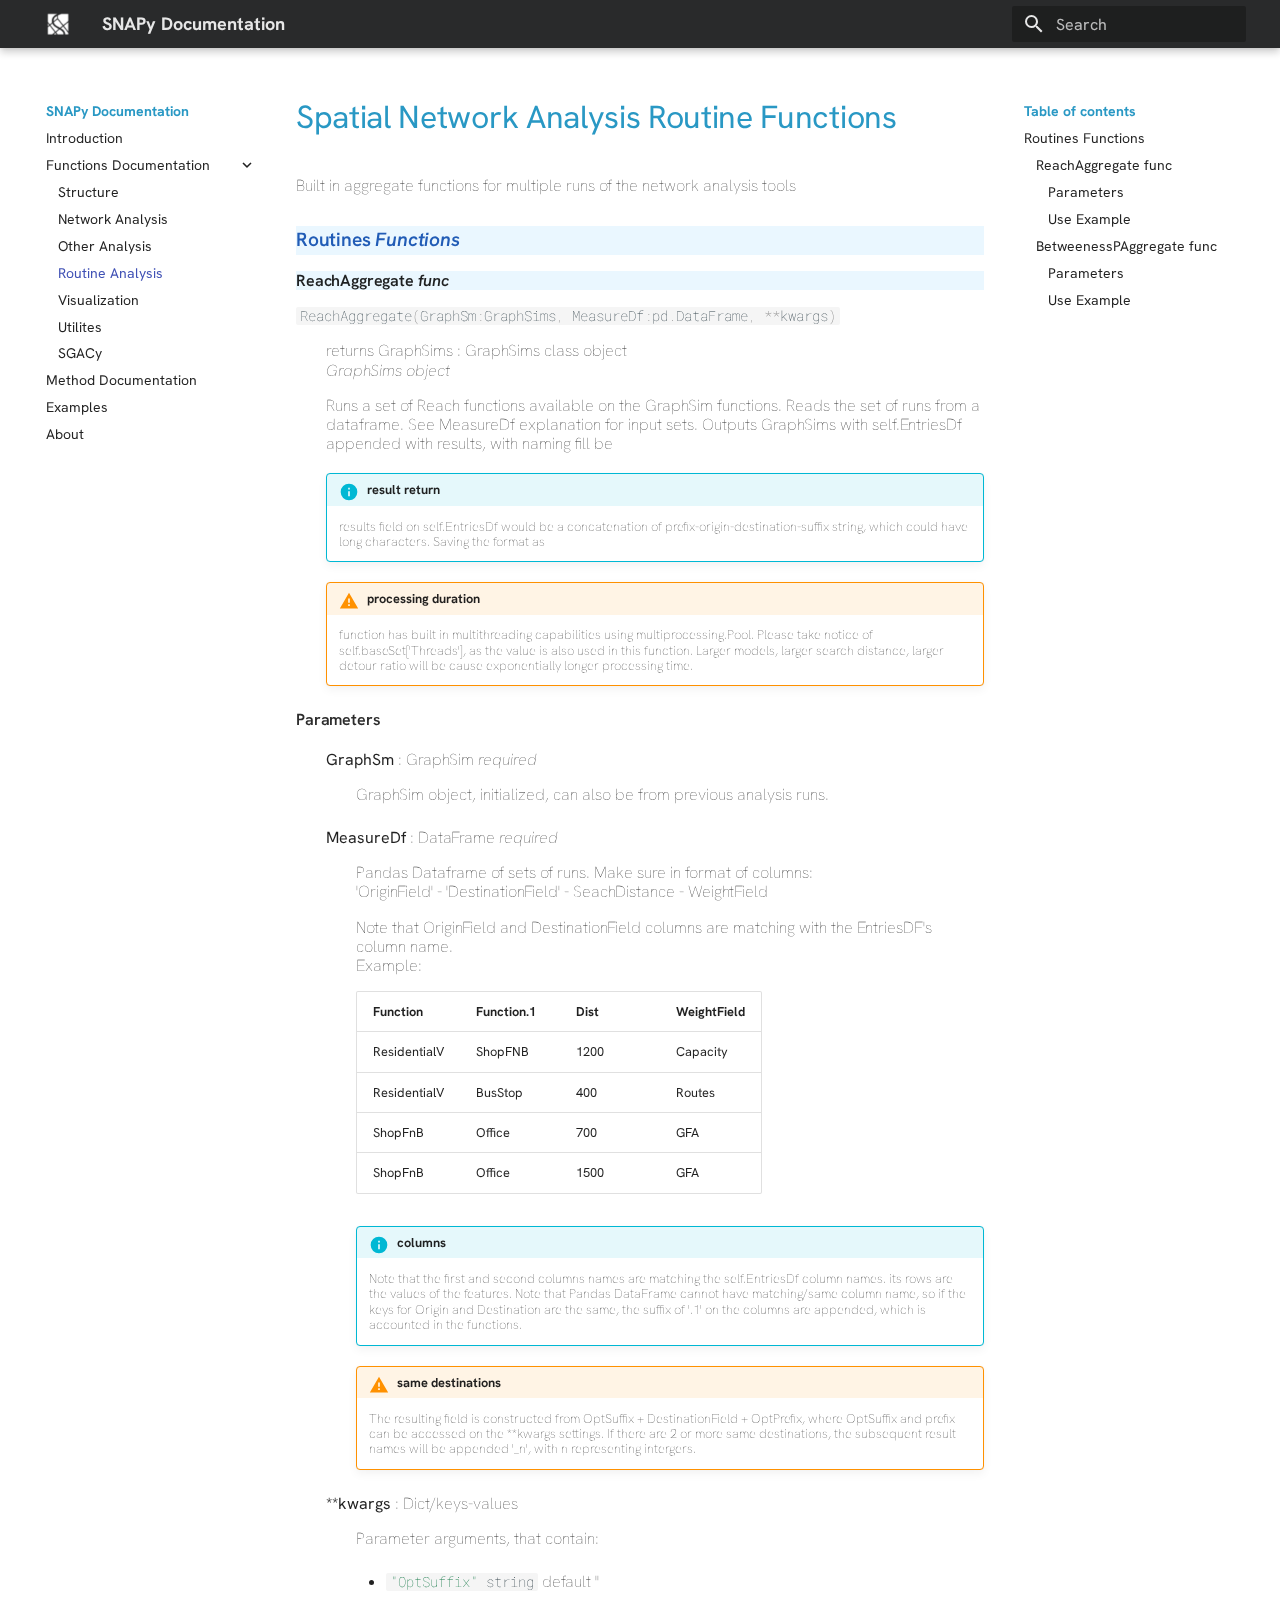
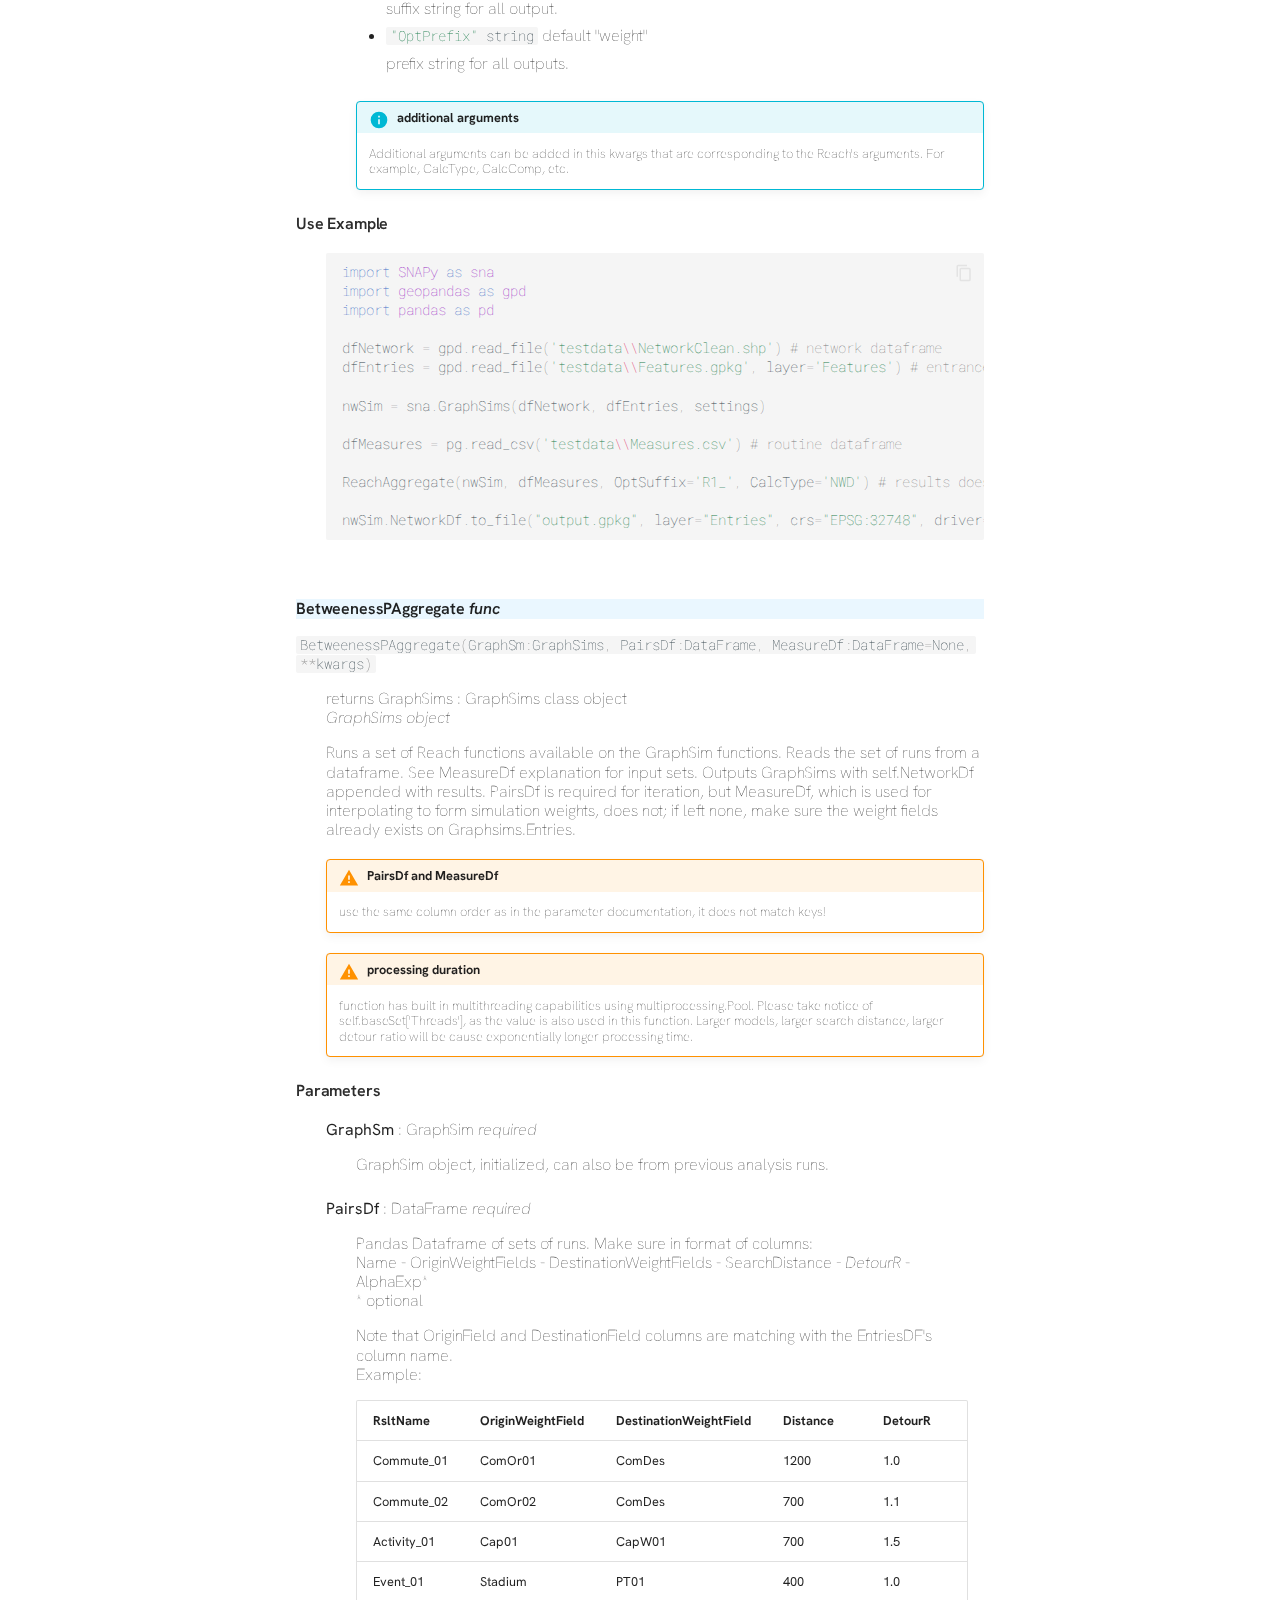
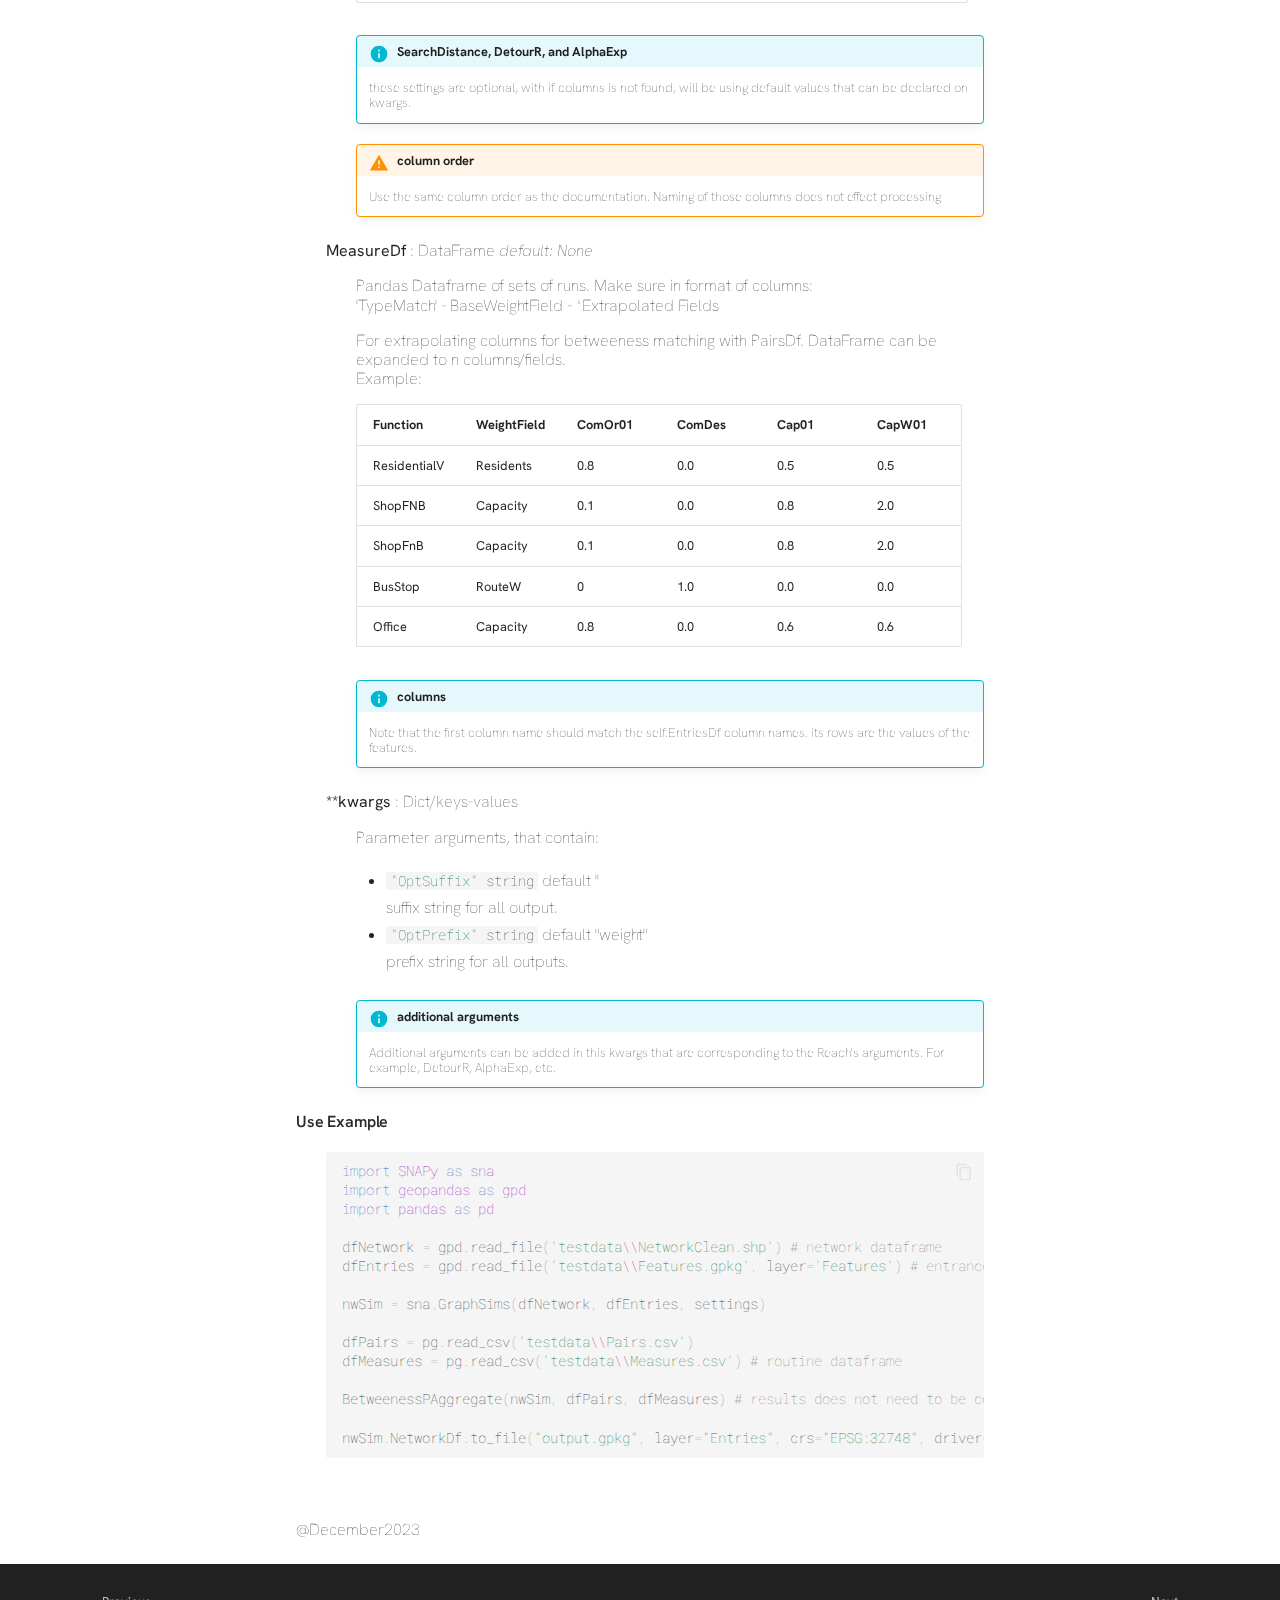
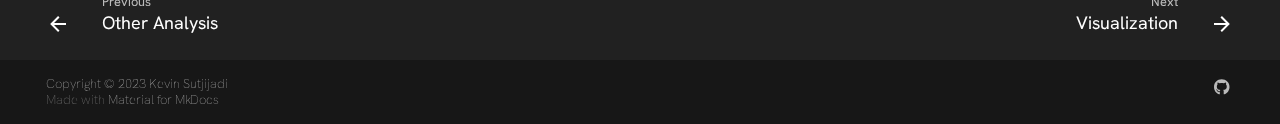
<file: Pages/func_routines/index.html>
<!doctype html>
<html lang="en" class="no-js">
  <head>
    
      <meta charset="utf-8">
      <meta name="viewport" content="width=device-width,initial-scale=1">
      
        <meta name="description" content="Spatial Network Analysis for Python Module">
      
      
      
      
        <link rel="prev" href="../func_ca/">
      
      
        <link rel="next" href="../func_vis/">
      
      
      <link rel="icon" href="../../assets/IconW_12.png">
      <meta name="generator" content="mkdocs-1.6.1, mkdocs-material-9.5.38">
    
    
      
        <title>Network Analysis - SNAPy Documentation</title>
      
    
    
      <link rel="stylesheet" href="../../assets/stylesheets/main.8c3ca2c6.min.css">
      
      


    
    
      
    
    
      
        
        
        <link rel="preconnect" href="https://fonts.gstatic.com" crossorigin>
        <link rel="stylesheet" href="https://fonts.googleapis.com/css?family=Hanken+Grotesk:300,300i,400,400i,700,700i%7CRoboto+Mono:400,400i,700,700i&display=fallback">
        <style>:root{--md-text-font:"Hanken Grotesk";--md-code-font:"Roboto Mono"}</style>
      
    
    
      <link rel="stylesheet" href="../../stylesheets/extra.css">
    
    <script>__md_scope=new URL("../..",location),__md_hash=e=>[...e].reduce(((e,_)=>(e<<5)-e+_.charCodeAt(0)),0),__md_get=(e,_=localStorage,t=__md_scope)=>JSON.parse(_.getItem(t.pathname+"."+e)),__md_set=(e,_,t=localStorage,a=__md_scope)=>{try{t.setItem(a.pathname+"."+e,JSON.stringify(_))}catch(e){}}</script>
    
      

    
    
    
  </head>
  
  
    <body dir="ltr">
  
    
    <input class="md-toggle" data-md-toggle="drawer" type="checkbox" id="__drawer" autocomplete="off">
    <input class="md-toggle" data-md-toggle="search" type="checkbox" id="__search" autocomplete="off">
    <label class="md-overlay" for="__drawer"></label>
    <div data-md-component="skip">
      
        
        <a href="#spatial-network-analysis-routine-functions" class="md-skip">
          Skip to content
        </a>
      
    </div>
    <div data-md-component="announce">
      
    </div>
    
    
      

  

<header class="md-header md-header--shadow" data-md-component="header">
  <nav class="md-header__inner md-grid" aria-label="Header">
    <a href="../.." title="SNAPy Documentation" class="md-header__button md-logo" aria-label="SNAPy Documentation" data-md-component="logo">
      
  <img src="../../assets/IconW_64.png" alt="logo">

    </a>
    <label class="md-header__button md-icon" for="__drawer">
      
      <svg xmlns="http://www.w3.org/2000/svg" viewBox="0 0 24 24"><path d="M3 6h18v2H3zm0 5h18v2H3zm0 5h18v2H3z"/></svg>
    </label>
    <div class="md-header__title" data-md-component="header-title">
      <div class="md-header__ellipsis">
        <div class="md-header__topic">
          <span class="md-ellipsis">
            SNAPy Documentation
          </span>
        </div>
        <div class="md-header__topic" data-md-component="header-topic">
          <span class="md-ellipsis">
            
              Network Analysis
            
          </span>
        </div>
      </div>
    </div>
    
    
      <script>var palette=__md_get("__palette");if(palette&&palette.color){if("(prefers-color-scheme)"===palette.color.media){var media=matchMedia("(prefers-color-scheme: light)"),input=document.querySelector(media.matches?"[data-md-color-media='(prefers-color-scheme: light)']":"[data-md-color-media='(prefers-color-scheme: dark)']");palette.color.media=input.getAttribute("data-md-color-media"),palette.color.scheme=input.getAttribute("data-md-color-scheme"),palette.color.primary=input.getAttribute("data-md-color-primary"),palette.color.accent=input.getAttribute("data-md-color-accent")}for(var[key,value]of Object.entries(palette.color))document.body.setAttribute("data-md-color-"+key,value)}</script>
    
    
    
      <label class="md-header__button md-icon" for="__search">
        
        <svg xmlns="http://www.w3.org/2000/svg" viewBox="0 0 24 24"><path d="M9.5 3A6.5 6.5 0 0 1 16 9.5c0 1.61-.59 3.09-1.56 4.23l.27.27h.79l5 5-1.5 1.5-5-5v-.79l-.27-.27A6.52 6.52 0 0 1 9.5 16 6.5 6.5 0 0 1 3 9.5 6.5 6.5 0 0 1 9.5 3m0 2C7 5 5 7 5 9.5S7 14 9.5 14 14 12 14 9.5 12 5 9.5 5"/></svg>
      </label>
      <div class="md-search" data-md-component="search" role="dialog">
  <label class="md-search__overlay" for="__search"></label>
  <div class="md-search__inner" role="search">
    <form class="md-search__form" name="search">
      <input type="text" class="md-search__input" name="query" aria-label="Search" placeholder="Search" autocapitalize="off" autocorrect="off" autocomplete="off" spellcheck="false" data-md-component="search-query" required>
      <label class="md-search__icon md-icon" for="__search">
        
        <svg xmlns="http://www.w3.org/2000/svg" viewBox="0 0 24 24"><path d="M9.5 3A6.5 6.5 0 0 1 16 9.5c0 1.61-.59 3.09-1.56 4.23l.27.27h.79l5 5-1.5 1.5-5-5v-.79l-.27-.27A6.52 6.52 0 0 1 9.5 16 6.5 6.5 0 0 1 3 9.5 6.5 6.5 0 0 1 9.5 3m0 2C7 5 5 7 5 9.5S7 14 9.5 14 14 12 14 9.5 12 5 9.5 5"/></svg>
        
        <svg xmlns="http://www.w3.org/2000/svg" viewBox="0 0 24 24"><path d="M20 11v2H8l5.5 5.5-1.42 1.42L4.16 12l7.92-7.92L13.5 5.5 8 11z"/></svg>
      </label>
      <nav class="md-search__options" aria-label="Search">
        
        <button type="reset" class="md-search__icon md-icon" title="Clear" aria-label="Clear" tabindex="-1">
          
          <svg xmlns="http://www.w3.org/2000/svg" viewBox="0 0 24 24"><path d="M19 6.41 17.59 5 12 10.59 6.41 5 5 6.41 10.59 12 5 17.59 6.41 19 12 13.41 17.59 19 19 17.59 13.41 12z"/></svg>
        </button>
      </nav>
      
    </form>
    <div class="md-search__output">
      <div class="md-search__scrollwrap" tabindex="0" data-md-scrollfix>
        <div class="md-search-result" data-md-component="search-result">
          <div class="md-search-result__meta">
            Initializing search
          </div>
          <ol class="md-search-result__list" role="presentation"></ol>
        </div>
      </div>
    </div>
  </div>
</div>
    
    
  </nav>
  
</header>
    
    <div class="md-container" data-md-component="container">
      
      
        
          
        
      
      <main class="md-main" data-md-component="main">
        <div class="md-main__inner md-grid">
          
            
              
              <div class="md-sidebar md-sidebar--primary" data-md-component="sidebar" data-md-type="navigation" >
                <div class="md-sidebar__scrollwrap">
                  <div class="md-sidebar__inner">
                    



<nav class="md-nav md-nav--primary" aria-label="Navigation" data-md-level="0">
  <label class="md-nav__title" for="__drawer">
    <a href="../.." title="SNAPy Documentation" class="md-nav__button md-logo" aria-label="SNAPy Documentation" data-md-component="logo">
      
  <img src="../../assets/IconW_64.png" alt="logo">

    </a>
    SNAPy Documentation
  </label>
  
  <ul class="md-nav__list" data-md-scrollfix>
    
      
      
  
  
  
  
    <li class="md-nav__item">
      <a href="../.." class="md-nav__link">
        
  
  <span class="md-ellipsis">
    Introduction
  </span>
  

      </a>
    </li>
  

    
      
      
  
  
    
  
  
  
    
    
    
    
    <li class="md-nav__item md-nav__item--active md-nav__item--nested">
      
        
        
        <input class="md-nav__toggle md-toggle " type="checkbox" id="__nav_2" checked>
        
          
          <label class="md-nav__link" for="__nav_2" id="__nav_2_label" tabindex="0">
            
  
  <span class="md-ellipsis">
    Functions Documentation
  </span>
  

            <span class="md-nav__icon md-icon"></span>
          </label>
        
        <nav class="md-nav" data-md-level="1" aria-labelledby="__nav_2_label" aria-expanded="true">
          <label class="md-nav__title" for="__nav_2">
            <span class="md-nav__icon md-icon"></span>
            Functions Documentation
          </label>
          <ul class="md-nav__list" data-md-scrollfix>
            
              
                
  
  
  
  
    <li class="md-nav__item">
      <a href="../func_structure/" class="md-nav__link">
        
  
  <span class="md-ellipsis">
    Structure
  </span>
  

      </a>
    </li>
  

              
            
              
                
  
  
  
  
    <li class="md-nav__item">
      <a href="../func_na/" class="md-nav__link">
        
  
  <span class="md-ellipsis">
    Network Analysis
  </span>
  

      </a>
    </li>
  

              
            
              
                
  
  
  
  
    <li class="md-nav__item">
      <a href="../func_ca/" class="md-nav__link">
        
  
  <span class="md-ellipsis">
    Other Analysis
  </span>
  

      </a>
    </li>
  

              
            
              
                
  
  
    
  
  
  
    <li class="md-nav__item md-nav__item--active">
      
      <input class="md-nav__toggle md-toggle" type="checkbox" id="__toc">
      
      
        
      
      
        <label class="md-nav__link md-nav__link--active" for="__toc">
          
  
  <span class="md-ellipsis">
    Routine Analysis
  </span>
  

          <span class="md-nav__icon md-icon"></span>
        </label>
      
      <a href="./" class="md-nav__link md-nav__link--active">
        
  
  <span class="md-ellipsis">
    Routine Analysis
  </span>
  

      </a>
      
        

<nav class="md-nav md-nav--secondary" aria-label="Table of contents">
  
  
  
    
  
  
    <label class="md-nav__title" for="__toc">
      <span class="md-nav__icon md-icon"></span>
      Table of contents
    </label>
    <ul class="md-nav__list" data-md-component="toc" data-md-scrollfix>
      
        <li class="md-nav__item">
  <a href="#routines-functions" class="md-nav__link">
    <span class="md-ellipsis">
      Routines Functions
    </span>
  </a>
  
    <nav class="md-nav" aria-label="Routines Functions">
      <ul class="md-nav__list">
        
          <li class="md-nav__item">
  <a href="#reachaggregate-func" class="md-nav__link">
    <span class="md-ellipsis">
      ReachAggregate func
    </span>
  </a>
  
    <nav class="md-nav" aria-label="ReachAggregate func">
      <ul class="md-nav__list">
        
          <li class="md-nav__item">
  <a href="#parameters" class="md-nav__link">
    <span class="md-ellipsis">
      Parameters
    </span>
  </a>
  
</li>
        
          <li class="md-nav__item">
  <a href="#use-example" class="md-nav__link">
    <span class="md-ellipsis">
      Use Example
    </span>
  </a>
  
</li>
        
      </ul>
    </nav>
  
</li>
        
          <li class="md-nav__item">
  <a href="#betweenesspaggregate-func" class="md-nav__link">
    <span class="md-ellipsis">
      BetweenessPAggregate func
    </span>
  </a>
  
    <nav class="md-nav" aria-label="BetweenessPAggregate func">
      <ul class="md-nav__list">
        
          <li class="md-nav__item">
  <a href="#parameters_1" class="md-nav__link">
    <span class="md-ellipsis">
      Parameters
    </span>
  </a>
  
</li>
        
          <li class="md-nav__item">
  <a href="#use-example_1" class="md-nav__link">
    <span class="md-ellipsis">
      Use Example
    </span>
  </a>
  
</li>
        
      </ul>
    </nav>
  
</li>
        
      </ul>
    </nav>
  
</li>
      
    </ul>
  
</nav>
      
    </li>
  

              
            
              
                
  
  
  
  
    <li class="md-nav__item">
      <a href="../func_vis/" class="md-nav__link">
        
  
  <span class="md-ellipsis">
    Visualization
  </span>
  

      </a>
    </li>
  

              
            
              
                
  
  
  
  
    <li class="md-nav__item">
      <a href="../func_ut/" class="md-nav__link">
        
  
  <span class="md-ellipsis">
    Utilites
  </span>
  

      </a>
    </li>
  

              
            
              
                
  
  
  
  
    <li class="md-nav__item">
      <a href="../SGACy/" class="md-nav__link">
        
  
  <span class="md-ellipsis">
    SGACy
  </span>
  

      </a>
    </li>
  

              
            
          </ul>
        </nav>
      
    </li>
  

    
      
      
  
  
  
  
    <li class="md-nav__item">
      <a href="../methods/" class="md-nav__link">
        
  
  <span class="md-ellipsis">
    Method Documentation
  </span>
  

      </a>
    </li>
  

    
      
      
  
  
  
  
    <li class="md-nav__item">
      <a href="../smpl/" class="md-nav__link">
        
  
  <span class="md-ellipsis">
    Examples
  </span>
  

      </a>
    </li>
  

    
      
      
  
  
  
  
    <li class="md-nav__item">
      <a href="../about/" class="md-nav__link">
        
  
  <span class="md-ellipsis">
    About
  </span>
  

      </a>
    </li>
  

    
  </ul>
</nav>
                  </div>
                </div>
              </div>
            
            
              
              <div class="md-sidebar md-sidebar--secondary" data-md-component="sidebar" data-md-type="toc" >
                <div class="md-sidebar__scrollwrap">
                  <div class="md-sidebar__inner">
                    

<nav class="md-nav md-nav--secondary" aria-label="Table of contents">
  
  
  
    
  
  
    <label class="md-nav__title" for="__toc">
      <span class="md-nav__icon md-icon"></span>
      Table of contents
    </label>
    <ul class="md-nav__list" data-md-component="toc" data-md-scrollfix>
      
        <li class="md-nav__item">
  <a href="#routines-functions" class="md-nav__link">
    <span class="md-ellipsis">
      Routines Functions
    </span>
  </a>
  
    <nav class="md-nav" aria-label="Routines Functions">
      <ul class="md-nav__list">
        
          <li class="md-nav__item">
  <a href="#reachaggregate-func" class="md-nav__link">
    <span class="md-ellipsis">
      ReachAggregate func
    </span>
  </a>
  
    <nav class="md-nav" aria-label="ReachAggregate func">
      <ul class="md-nav__list">
        
          <li class="md-nav__item">
  <a href="#parameters" class="md-nav__link">
    <span class="md-ellipsis">
      Parameters
    </span>
  </a>
  
</li>
        
          <li class="md-nav__item">
  <a href="#use-example" class="md-nav__link">
    <span class="md-ellipsis">
      Use Example
    </span>
  </a>
  
</li>
        
      </ul>
    </nav>
  
</li>
        
          <li class="md-nav__item">
  <a href="#betweenesspaggregate-func" class="md-nav__link">
    <span class="md-ellipsis">
      BetweenessPAggregate func
    </span>
  </a>
  
    <nav class="md-nav" aria-label="BetweenessPAggregate func">
      <ul class="md-nav__list">
        
          <li class="md-nav__item">
  <a href="#parameters_1" class="md-nav__link">
    <span class="md-ellipsis">
      Parameters
    </span>
  </a>
  
</li>
        
          <li class="md-nav__item">
  <a href="#use-example_1" class="md-nav__link">
    <span class="md-ellipsis">
      Use Example
    </span>
  </a>
  
</li>
        
      </ul>
    </nav>
  
</li>
        
      </ul>
    </nav>
  
</li>
      
    </ul>
  
</nav>
                  </div>
                </div>
              </div>
            
          
          
            <div class="md-content" data-md-component="content">
              <article class="md-content__inner md-typeset">
                
                  


<h1 id="spatial-network-analysis-routine-functions">Spatial Network Analysis Routine Functions</h1>
<p>Built in aggregate functions for multiple runs of the network analysis tools</p>
<h3 id="routines-functions">Routines <i>Functions</i></h3>
<h4 id="reachaggregate-func">ReachAggregate <i> func </i></h4>
<dl>
<dt><code class="language-python highlight"><span class="n">ReachAggregate</span><span class="p">(</span><span class="n">GraphSm</span><span class="p">:</span><span class="n">GraphSims</span><span class="p">,</span> <span class="n">MeasureDf</span><span class="p">:</span><span class="n">pd</span><span class="o">.</span><span class="n">DataFrame</span><span class="p">,</span> <span class="o">**</span><span class="n">kwargs</span><span class="p">)</span></code></dt>
<dd>
<p>returns GraphSims : GraphSims class object <br>
<i>GraphSims object</i></p>
<p>Runs a set of Reach functions available on the GraphSim functions. Reads the set of runs from a dataframe. See MeasureDf explanation for input sets. Outputs GraphSims with self.EntriesDf appended with results, with naming fill be</p>
<div class="admonition info">
<p class="admonition-title">result return</p>
<p>results field on self.EntriesDf would be a concatenation of prefix-origin-destination-suffix string, which could have long characters. Saving the format as </p>
</div>
<div class="admonition warning">
<p class="admonition-title">processing duration</p>
<p>function has built in multithreading capabilities using multiprocessing.Pool. Please take notice of self.baseSet['Threads'], as the value is also used in this function.
Larger models, larger search distance, larger detour ratio will be cause exponentially longer processing time.</p>
</div>
</dd>
</dl>
<h5 id="parameters">Parameters</h5>
<dl>
<dd>
<dl>
<dt><b>GraphSm</b> : GraphSim <i>required</i></dt>
<dd>GraphSim object, initialized, can also be from previous analysis runs.</dd>
</dl>
</dd>
<dd>
<dl>
<dt><b>MeasureDf</b> : DataFrame <i>required</i></dt>
<dd>
<p>Pandas Dataframe of sets of runs. Make sure in format of columns:
<br>'OriginField' - 'DestinationField' - SeachDistance - WeightField</p>
<p>Note that OriginField and DestinationField columns are matching with the EntriesDF's column name.<br>
Example:</p>
<table>
<thead>
<tr>
<th>Function</th>
<th>Function.1</th>
<th>Dist</th>
<th>WeightField</th>
</tr>
</thead>
<tbody>
<tr>
<td>ResidentialV</td>
<td>ShopFNB</td>
<td>1200</td>
<td>Capacity</td>
</tr>
<tr>
<td>ResidentialV</td>
<td>BusStop</td>
<td>400</td>
<td>Routes</td>
</tr>
<tr>
<td>ShopFnB</td>
<td>Office</td>
<td>700</td>
<td>GFA</td>
</tr>
<tr>
<td>ShopFnB</td>
<td>Office</td>
<td>1500</td>
<td>GFA</td>
</tr>
</tbody>
</table>
<div class="admonition info">
<p class="admonition-title">columns</p>
<p>Note that the first and second columns names are matching the self.EntriesDf column names. its rows are the values of the features. Note that Pandas DataFrame cannot have matching/same column name, so if the keys for Origin and Destination are the same, the suffix of '.1' on the columns are appended, which is accounted in the functions.</p>
</div>
<div class="admonition warning">
<p class="admonition-title">same destinations</p>
<p>The resulting field is constructed from OptSuffix + DestinationField + OptPrefix, where OptSuffix and prefix can be accessed on the **kwargs settings. If there are 2 or more same destinations, the subsequent result names will be appended '_n', with n representing intergers.</p>
</div>
</dd>
</dl>
</dd>
<dd>
<dl>
<dt><b>**kwargs</b> : Dict/keys-values</dt>
<dd>
<p>Parameter arguments, that contain:</p>
<ul>
<li>
<p><code class="language-python highlight"><span class="s2">&quot;OptSuffix&quot;</span> <span class="n">string</span></code>   default ''</p>
<p>suffix string for all output.</p>
</li>
<li>
<p><code class="language-python highlight"><span class="s2">&quot;OptPrefix&quot;</span> <span class="n">string</span></code>   default "weight"</p>
<p>prefix string for all outputs.</p>
</li>
</ul>
<div class="admonition info">
<p class="admonition-title">additional arguments</p>
<p>Additional arguments can be added in this kwargs that are corresponding to the Reach's arguments. For example, CalcType, CalcComp, etc.</p>
</div>
</dd>
</dl>
</dd>
</dl>
<h5 id="use-example">Use Example</h5>
<dl>
<dd><div class="language-python highlight"><pre><span></span><code><span id="__span-0-1"><a id="__codelineno-0-1" name="__codelineno-0-1" href="#__codelineno-0-1"></a><span class="kn">import</span> <span class="nn">SNAPy</span> <span class="k">as</span> <span class="nn">sna</span>
</span><span id="__span-0-2"><a id="__codelineno-0-2" name="__codelineno-0-2" href="#__codelineno-0-2"></a><span class="kn">import</span> <span class="nn">geopandas</span> <span class="k">as</span> <span class="nn">gpd</span>
</span><span id="__span-0-3"><a id="__codelineno-0-3" name="__codelineno-0-3" href="#__codelineno-0-3"></a><span class="kn">import</span> <span class="nn">pandas</span> <span class="k">as</span> <span class="nn">pd</span>
</span><span id="__span-0-4"><a id="__codelineno-0-4" name="__codelineno-0-4" href="#__codelineno-0-4"></a>
</span><span id="__span-0-5"><a id="__codelineno-0-5" name="__codelineno-0-5" href="#__codelineno-0-5"></a><span class="n">dfNetwork</span> <span class="o">=</span> <span class="n">gpd</span><span class="o">.</span><span class="n">read_file</span><span class="p">(</span><span class="s1">&#39;testdata</span><span class="se">\\</span><span class="s1">NetworkClean.shp&#39;</span><span class="p">)</span> <span class="c1"># network dataframe</span>
</span><span id="__span-0-6"><a id="__codelineno-0-6" name="__codelineno-0-6" href="#__codelineno-0-6"></a><span class="n">dfEntries</span> <span class="o">=</span> <span class="n">gpd</span><span class="o">.</span><span class="n">read_file</span><span class="p">(</span><span class="s1">&#39;testdata</span><span class="se">\\</span><span class="s1">Features.gpkg&#39;</span><span class="p">,</span> <span class="n">layer</span><span class="o">=</span><span class="s1">&#39;Features&#39;</span><span class="p">)</span> <span class="c1"># entrance dataframe</span>
</span><span id="__span-0-7"><a id="__codelineno-0-7" name="__codelineno-0-7" href="#__codelineno-0-7"></a>
</span><span id="__span-0-8"><a id="__codelineno-0-8" name="__codelineno-0-8" href="#__codelineno-0-8"></a><span class="n">nwSim</span> <span class="o">=</span> <span class="n">sna</span><span class="o">.</span><span class="n">GraphSims</span><span class="p">(</span><span class="n">dfNetwork</span><span class="p">,</span> <span class="n">dfEntries</span><span class="p">,</span> <span class="n">settings</span><span class="p">)</span>
</span><span id="__span-0-9"><a id="__codelineno-0-9" name="__codelineno-0-9" href="#__codelineno-0-9"></a>
</span><span id="__span-0-10"><a id="__codelineno-0-10" name="__codelineno-0-10" href="#__codelineno-0-10"></a><span class="n">dfMeasures</span> <span class="o">=</span> <span class="n">pg</span><span class="o">.</span><span class="n">read_csv</span><span class="p">(</span><span class="s1">&#39;testdata</span><span class="se">\\</span><span class="s1">Measures.csv&#39;</span><span class="p">)</span> <span class="c1"># routine dataframe</span>
</span><span id="__span-0-11"><a id="__codelineno-0-11" name="__codelineno-0-11" href="#__codelineno-0-11"></a>
</span><span id="__span-0-12"><a id="__codelineno-0-12" name="__codelineno-0-12" href="#__codelineno-0-12"></a><span class="n">ReachAggregate</span><span class="p">(</span><span class="n">nwSim</span><span class="p">,</span> <span class="n">dfMeasures</span><span class="p">,</span> <span class="n">OptSuffix</span><span class="o">=</span><span class="s1">&#39;R1_&#39;</span><span class="p">,</span> <span class="n">CalcType</span><span class="o">=</span><span class="s1">&#39;NWD&#39;</span><span class="p">)</span> <span class="c1"># results does not need to be contained</span>
</span><span id="__span-0-13"><a id="__codelineno-0-13" name="__codelineno-0-13" href="#__codelineno-0-13"></a>
</span><span id="__span-0-14"><a id="__codelineno-0-14" name="__codelineno-0-14" href="#__codelineno-0-14"></a><span class="n">nwSim</span><span class="o">.</span><span class="n">NetworkDf</span><span class="o">.</span><span class="n">to_file</span><span class="p">(</span><span class="s2">&quot;output.gpkg&quot;</span><span class="p">,</span> <span class="n">layer</span><span class="o">=</span><span class="s2">&quot;Entries&quot;</span><span class="p">,</span> <span class="n">crs</span><span class="o">=</span><span class="s2">&quot;EPSG:32748&quot;</span><span class="p">,</span> <span class="n">driver</span><span class="o">=</span><span class="s1">&#39;GPKG&#39;</span><span class="p">)</span> <span class="c1"># geoDataFrame can be saved to GIS files</span>
</span></code></pre></div></dd>
</dl>
<p><br></p>
<h4 id="betweenesspaggregate-func">BetweenessPAggregate <i> func </i></h4>
<dl>
<dt><code class="language-python highlight"><span class="n">BetweenessPAggregate</span><span class="p">(</span><span class="n">GraphSm</span><span class="p">:</span><span class="n">GraphSims</span><span class="p">,</span> <span class="n">PairsDf</span><span class="p">:</span><span class="n">DataFrame</span><span class="p">,</span> <span class="n">MeasureDf</span><span class="p">:</span><span class="n">DataFrame</span><span class="o">=</span><span class="kc">None</span><span class="p">,</span> <span class="o">**</span><span class="n">kwargs</span><span class="p">)</span></code></dt>
<dd>
<p>returns GraphSims : GraphSims class object <br>
<i>GraphSims object</i></p>
<p>Runs a set of Reach functions available on the GraphSim functions. Reads the set of runs from a dataframe. See MeasureDf explanation for input sets. Outputs GraphSims with self.NetworkDf appended with results. PairsDf is required for iteration, but MeasureDf, which is used for interpolating to form simulation weights, does not; if left none, make sure the weight fields already exists on Graphsims.Entries.</p>
<div class="admonition warning">
<p class="admonition-title">PairsDf and MeasureDf</p>
<p>use the same column order as in the parameter documentation, it does not match keys!</p>
</div>
<div class="admonition warning">
<p class="admonition-title">processing duration</p>
<p>function has built in multithreading capabilities using multiprocessing.Pool. Please take notice of self.baseSet['Threads'], as the value is also used in this function.
Larger models, larger search distance, larger detour ratio will be cause exponentially longer processing time.</p>
</div>
</dd>
</dl>
<h5 id="parameters_1">Parameters</h5>
<dl>
<dd>
<dl>
<dt><b>GraphSm</b> : GraphSim <i>required</i></dt>
<dd>GraphSim object, initialized, can also be from previous analysis runs.</dd>
</dl>
</dd>
<dd>
<dl>
<dt><b>PairsDf</b> : DataFrame <i>required</i></dt>
<dd>
<p>Pandas Dataframe of sets of runs. Make sure in format of columns:
<br>Name - OriginWeightFields - DestinationWeightFields - SearchDistance<em> - DetourR</em> - AlphaExp*
<br> * optional</p>
<p>Note that OriginField and DestinationField columns are matching with the EntriesDF's column name.<br>
Example:</p>
<table>
<thead>
<tr>
<th>RsltName</th>
<th>OriginWeightField</th>
<th>DestinationWeightField</th>
<th>Distance</th>
<th>DetourR</th>
</tr>
</thead>
<tbody>
<tr>
<td>Commute_01</td>
<td>ComOr01</td>
<td>ComDes</td>
<td>1200</td>
<td>1.0</td>
</tr>
<tr>
<td>Commute_02</td>
<td>ComOr02</td>
<td>ComDes</td>
<td>700</td>
<td>1.1</td>
</tr>
<tr>
<td>Activity_01</td>
<td>Cap01</td>
<td>CapW01</td>
<td>700</td>
<td>1.5</td>
</tr>
<tr>
<td>Event_01</td>
<td>Stadium</td>
<td>PT01</td>
<td>400</td>
<td>1.0</td>
</tr>
</tbody>
</table>
<div class="admonition info">
<p class="admonition-title">SearchDistance, DetourR, and AlphaExp</p>
<p>these settings are optional, with if columns is not found, will be using default values that can be declared on kwargs.</p>
</div>
<div class="admonition warning">
<p class="admonition-title">column order</p>
<p>Use the same column order as the documentation. Naming of those columns does not effect processing</p>
</div>
</dd>
</dl>
</dd>
<dd>
<dl>
<dt><b>MeasureDf</b> : DataFrame <i>default: None</i></dt>
<dd>
<p>Pandas Dataframe of sets of runs. Make sure in format of columns:
<br>'TypeMatch' - BaseWeightField - *Extrapolated Fields</p>
<p>For extrapolating columns for betweeness matching with PairsDf. DataFrame can be expanded to n columns/fields.<br>
Example:</p>
<table>
<thead>
<tr>
<th>Function</th>
<th>WeightField</th>
<th>ComOr01</th>
<th>ComDes</th>
<th>Cap01</th>
<th>CapW01</th>
</tr>
</thead>
<tbody>
<tr>
<td>ResidentialV</td>
<td>Residents</td>
<td>0.8</td>
<td>0.0</td>
<td>0.5</td>
<td>0.5</td>
</tr>
<tr>
<td>ShopFNB</td>
<td>Capacity</td>
<td>0.1</td>
<td>0.0</td>
<td>0.8</td>
<td>2.0</td>
</tr>
<tr>
<td>ShopFnB</td>
<td>Capacity</td>
<td>0.1</td>
<td>0.0</td>
<td>0.8</td>
<td>2.0</td>
</tr>
<tr>
<td>BusStop</td>
<td>RouteW</td>
<td>0</td>
<td>1.0</td>
<td>0.0</td>
<td>0.0</td>
</tr>
<tr>
<td>Office</td>
<td>Capacity</td>
<td>0.8</td>
<td>0.0</td>
<td>0.6</td>
<td>0.6</td>
</tr>
</tbody>
</table>
<div class="admonition info">
<p class="admonition-title">columns</p>
<p>Note that the first column name should match the self.EntriesDf column names. its rows are the values of the features.</p>
</div>
</dd>
</dl>
</dd>
<dd>
<dl>
<dt><b>**kwargs</b> : Dict/keys-values</dt>
<dd>
<p>Parameter arguments, that contain:</p>
<ul>
<li>
<p><code class="language-python highlight"><span class="s2">&quot;OptSuffix&quot;</span> <span class="n">string</span></code>   default ''</p>
<p>suffix string for all output.</p>
</li>
<li>
<p><code class="language-python highlight"><span class="s2">&quot;OptPrefix&quot;</span> <span class="n">string</span></code>   default "weight"</p>
<p>prefix string for all outputs.</p>
</li>
</ul>
<div class="admonition info">
<p class="admonition-title">additional arguments</p>
<p>Additional arguments can be added in this kwargs that are corresponding to the Reach's arguments. For example, DetourR, AlphaExp, etc.</p>
</div>
</dd>
</dl>
</dd>
</dl>
<h5 id="use-example_1">Use Example</h5>
<dl>
<dd><div class="language-python highlight"><pre><span></span><code><span id="__span-1-1"><a id="__codelineno-1-1" name="__codelineno-1-1" href="#__codelineno-1-1"></a><span class="kn">import</span> <span class="nn">SNAPy</span> <span class="k">as</span> <span class="nn">sna</span>
</span><span id="__span-1-2"><a id="__codelineno-1-2" name="__codelineno-1-2" href="#__codelineno-1-2"></a><span class="kn">import</span> <span class="nn">geopandas</span> <span class="k">as</span> <span class="nn">gpd</span>
</span><span id="__span-1-3"><a id="__codelineno-1-3" name="__codelineno-1-3" href="#__codelineno-1-3"></a><span class="kn">import</span> <span class="nn">pandas</span> <span class="k">as</span> <span class="nn">pd</span>
</span><span id="__span-1-4"><a id="__codelineno-1-4" name="__codelineno-1-4" href="#__codelineno-1-4"></a>
</span><span id="__span-1-5"><a id="__codelineno-1-5" name="__codelineno-1-5" href="#__codelineno-1-5"></a><span class="n">dfNetwork</span> <span class="o">=</span> <span class="n">gpd</span><span class="o">.</span><span class="n">read_file</span><span class="p">(</span><span class="s1">&#39;testdata</span><span class="se">\\</span><span class="s1">NetworkClean.shp&#39;</span><span class="p">)</span> <span class="c1"># network dataframe</span>
</span><span id="__span-1-6"><a id="__codelineno-1-6" name="__codelineno-1-6" href="#__codelineno-1-6"></a><span class="n">dfEntries</span> <span class="o">=</span> <span class="n">gpd</span><span class="o">.</span><span class="n">read_file</span><span class="p">(</span><span class="s1">&#39;testdata</span><span class="se">\\</span><span class="s1">Features.gpkg&#39;</span><span class="p">,</span> <span class="n">layer</span><span class="o">=</span><span class="s1">&#39;Features&#39;</span><span class="p">)</span> <span class="c1"># entrance dataframe</span>
</span><span id="__span-1-7"><a id="__codelineno-1-7" name="__codelineno-1-7" href="#__codelineno-1-7"></a>
</span><span id="__span-1-8"><a id="__codelineno-1-8" name="__codelineno-1-8" href="#__codelineno-1-8"></a><span class="n">nwSim</span> <span class="o">=</span> <span class="n">sna</span><span class="o">.</span><span class="n">GraphSims</span><span class="p">(</span><span class="n">dfNetwork</span><span class="p">,</span> <span class="n">dfEntries</span><span class="p">,</span> <span class="n">settings</span><span class="p">)</span>
</span><span id="__span-1-9"><a id="__codelineno-1-9" name="__codelineno-1-9" href="#__codelineno-1-9"></a>
</span><span id="__span-1-10"><a id="__codelineno-1-10" name="__codelineno-1-10" href="#__codelineno-1-10"></a><span class="n">dfPairs</span> <span class="o">=</span> <span class="n">pg</span><span class="o">.</span><span class="n">read_csv</span><span class="p">(</span><span class="s1">&#39;testdata</span><span class="se">\\</span><span class="s1">Pairs.csv&#39;</span><span class="p">)</span>
</span><span id="__span-1-11"><a id="__codelineno-1-11" name="__codelineno-1-11" href="#__codelineno-1-11"></a><span class="n">dfMeasures</span> <span class="o">=</span> <span class="n">pg</span><span class="o">.</span><span class="n">read_csv</span><span class="p">(</span><span class="s1">&#39;testdata</span><span class="se">\\</span><span class="s1">Measures.csv&#39;</span><span class="p">)</span> <span class="c1"># routine dataframe</span>
</span><span id="__span-1-12"><a id="__codelineno-1-12" name="__codelineno-1-12" href="#__codelineno-1-12"></a>
</span><span id="__span-1-13"><a id="__codelineno-1-13" name="__codelineno-1-13" href="#__codelineno-1-13"></a><span class="n">BetweenessPAggregate</span><span class="p">(</span><span class="n">nwSim</span><span class="p">,</span> <span class="n">dfPairs</span><span class="p">,</span> <span class="n">dfMeasures</span><span class="p">)</span> <span class="c1"># results does not need to be contained</span>
</span><span id="__span-1-14"><a id="__codelineno-1-14" name="__codelineno-1-14" href="#__codelineno-1-14"></a>
</span><span id="__span-1-15"><a id="__codelineno-1-15" name="__codelineno-1-15" href="#__codelineno-1-15"></a><span class="n">nwSim</span><span class="o">.</span><span class="n">NetworkDf</span><span class="o">.</span><span class="n">to_file</span><span class="p">(</span><span class="s2">&quot;output.gpkg&quot;</span><span class="p">,</span> <span class="n">layer</span><span class="o">=</span><span class="s2">&quot;Entries&quot;</span><span class="p">,</span> <span class="n">crs</span><span class="o">=</span><span class="s2">&quot;EPSG:32748&quot;</span><span class="p">,</span> <span class="n">driver</span><span class="o">=</span><span class="s1">&#39;GPKG&#39;</span><span class="p">)</span> <span class="c1"># geoDataFrame can be saved to GIS files</span>
</span></code></pre></div></dd>
</dl>
<p><br><br>
@December2023</p>







  
  






                
              </article>
            </div>
          
          
<script>var target=document.getElementById(location.hash.slice(1));target&&target.name&&(target.checked=target.name.startsWith("__tabbed_"))</script>
        </div>
        
      </main>
      
        <footer class="md-footer">
  
    
      
      <nav class="md-footer__inner md-grid" aria-label="Footer" >
        
          
          <a href="../func_ca/" class="md-footer__link md-footer__link--prev" aria-label="Previous: Other Analysis">
            <div class="md-footer__button md-icon">
              
              <svg xmlns="http://www.w3.org/2000/svg" viewBox="0 0 24 24"><path d="M20 11v2H8l5.5 5.5-1.42 1.42L4.16 12l7.92-7.92L13.5 5.5 8 11z"/></svg>
            </div>
            <div class="md-footer__title">
              <span class="md-footer__direction">
                Previous
              </span>
              <div class="md-ellipsis">
                Other Analysis
              </div>
            </div>
          </a>
        
        
          
          <a href="../func_vis/" class="md-footer__link md-footer__link--next" aria-label="Next: Visualization">
            <div class="md-footer__title">
              <span class="md-footer__direction">
                Next
              </span>
              <div class="md-ellipsis">
                Visualization
              </div>
            </div>
            <div class="md-footer__button md-icon">
              
              <svg xmlns="http://www.w3.org/2000/svg" viewBox="0 0 24 24"><path d="M4 11v2h12l-5.5 5.5 1.42 1.42L19.84 12l-7.92-7.92L10.5 5.5 16 11z"/></svg>
            </div>
          </a>
        
      </nav>
    
  
  <div class="md-footer-meta md-typeset">
    <div class="md-footer-meta__inner md-grid">
      <div class="md-copyright">
  
    <div class="md-copyright__highlight">
      Copyright &copy; 2023 Kevin Sutjijadi
    </div>
  
  
    Made with
    <a href="https://squidfunk.github.io/mkdocs-material/" target="_blank" rel="noopener">
      Material for MkDocs
    </a>
  
</div>
      
        <div class="md-social">
  
    
    
    
    
      
      
    
    <a href="https://github.com/kevinsutjijadi/SNAPy" target="_blank" rel="noopener" title="github.com" class="md-social__link">
      <svg xmlns="http://www.w3.org/2000/svg" viewBox="0 0 496 512"><!--! Font Awesome Free 6.6.0 by @fontawesome - https://fontawesome.com License - https://fontawesome.com/license/free (Icons: CC BY 4.0, Fonts: SIL OFL 1.1, Code: MIT License) Copyright 2024 Fonticons, Inc.--><path d="M165.9 397.4c0 2-2.3 3.6-5.2 3.6-3.3.3-5.6-1.3-5.6-3.6 0-2 2.3-3.6 5.2-3.6 3-.3 5.6 1.3 5.6 3.6m-31.1-4.5c-.7 2 1.3 4.3 4.3 4.9 2.6 1 5.6 0 6.2-2s-1.3-4.3-4.3-5.2c-2.6-.7-5.5.3-6.2 2.3m44.2-1.7c-2.9.7-4.9 2.6-4.6 4.9.3 2 2.9 3.3 5.9 2.6 2.9-.7 4.9-2.6 4.6-4.6-.3-1.9-3-3.2-5.9-2.9M244.8 8C106.1 8 0 113.3 0 252c0 110.9 69.8 205.8 169.5 239.2 12.8 2.3 17.3-5.6 17.3-12.1 0-6.2-.3-40.4-.3-61.4 0 0-70 15-84.7-29.8 0 0-11.4-29.1-27.8-36.6 0 0-22.9-15.7 1.6-15.4 0 0 24.9 2 38.6 25.8 21.9 38.6 58.6 27.5 72.9 20.9 2.3-16 8.8-27.1 16-33.7-55.9-6.2-112.3-14.3-112.3-110.5 0-27.5 7.6-41.3 23.6-58.9-2.6-6.5-11.1-33.3 2.6-67.9 20.9-6.5 69 27 69 27 20-5.6 41.5-8.5 62.8-8.5s42.8 2.9 62.8 8.5c0 0 48.1-33.6 69-27 13.7 34.7 5.2 61.4 2.6 67.9 16 17.7 25.8 31.5 25.8 58.9 0 96.5-58.9 104.2-114.8 110.5 9.2 7.9 17 22.9 17 46.4 0 33.7-.3 75.4-.3 83.6 0 6.5 4.6 14.4 17.3 12.1C428.2 457.8 496 362.9 496 252 496 113.3 383.5 8 244.8 8M97.2 352.9c-1.3 1-1 3.3.7 5.2 1.6 1.6 3.9 2.3 5.2 1 1.3-1 1-3.3-.7-5.2-1.6-1.6-3.9-2.3-5.2-1m-10.8-8.1c-.7 1.3.3 2.9 2.3 3.9 1.6 1 3.6.7 4.3-.7.7-1.3-.3-2.9-2.3-3.9-2-.6-3.6-.3-4.3.7m32.4 35.6c-1.6 1.3-1 4.3 1.3 6.2 2.3 2.3 5.2 2.6 6.5 1 1.3-1.3.7-4.3-1.3-6.2-2.2-2.3-5.2-2.6-6.5-1m-11.4-14.7c-1.6 1-1.6 3.6 0 5.9s4.3 3.3 5.6 2.3c1.6-1.3 1.6-3.9 0-6.2-1.4-2.3-4-3.3-5.6-2"/></svg>
    </a>
  
</div>
      
    </div>
  </div>
</footer>
      
    </div>
    <div class="md-dialog" data-md-component="dialog">
      <div class="md-dialog__inner md-typeset"></div>
    </div>
    
    
    <script id="__config" type="application/json">{"base": "../..", "features": ["content.code.copy", "content.code.select", "navigation.footer"], "search": "../../assets/javascripts/workers/search.6ce7567c.min.js", "translations": {"clipboard.copied": "Copied to clipboard", "clipboard.copy": "Copy to clipboard", "search.result.more.one": "1 more on this page", "search.result.more.other": "# more on this page", "search.result.none": "No matching documents", "search.result.one": "1 matching document", "search.result.other": "# matching documents", "search.result.placeholder": "Type to start searching", "search.result.term.missing": "Missing", "select.version": "Select version"}}</script>
    
    
      <script src="../../assets/javascripts/bundle.d6f25eb3.min.js"></script>
      
    
  </body>
</html>
</file>
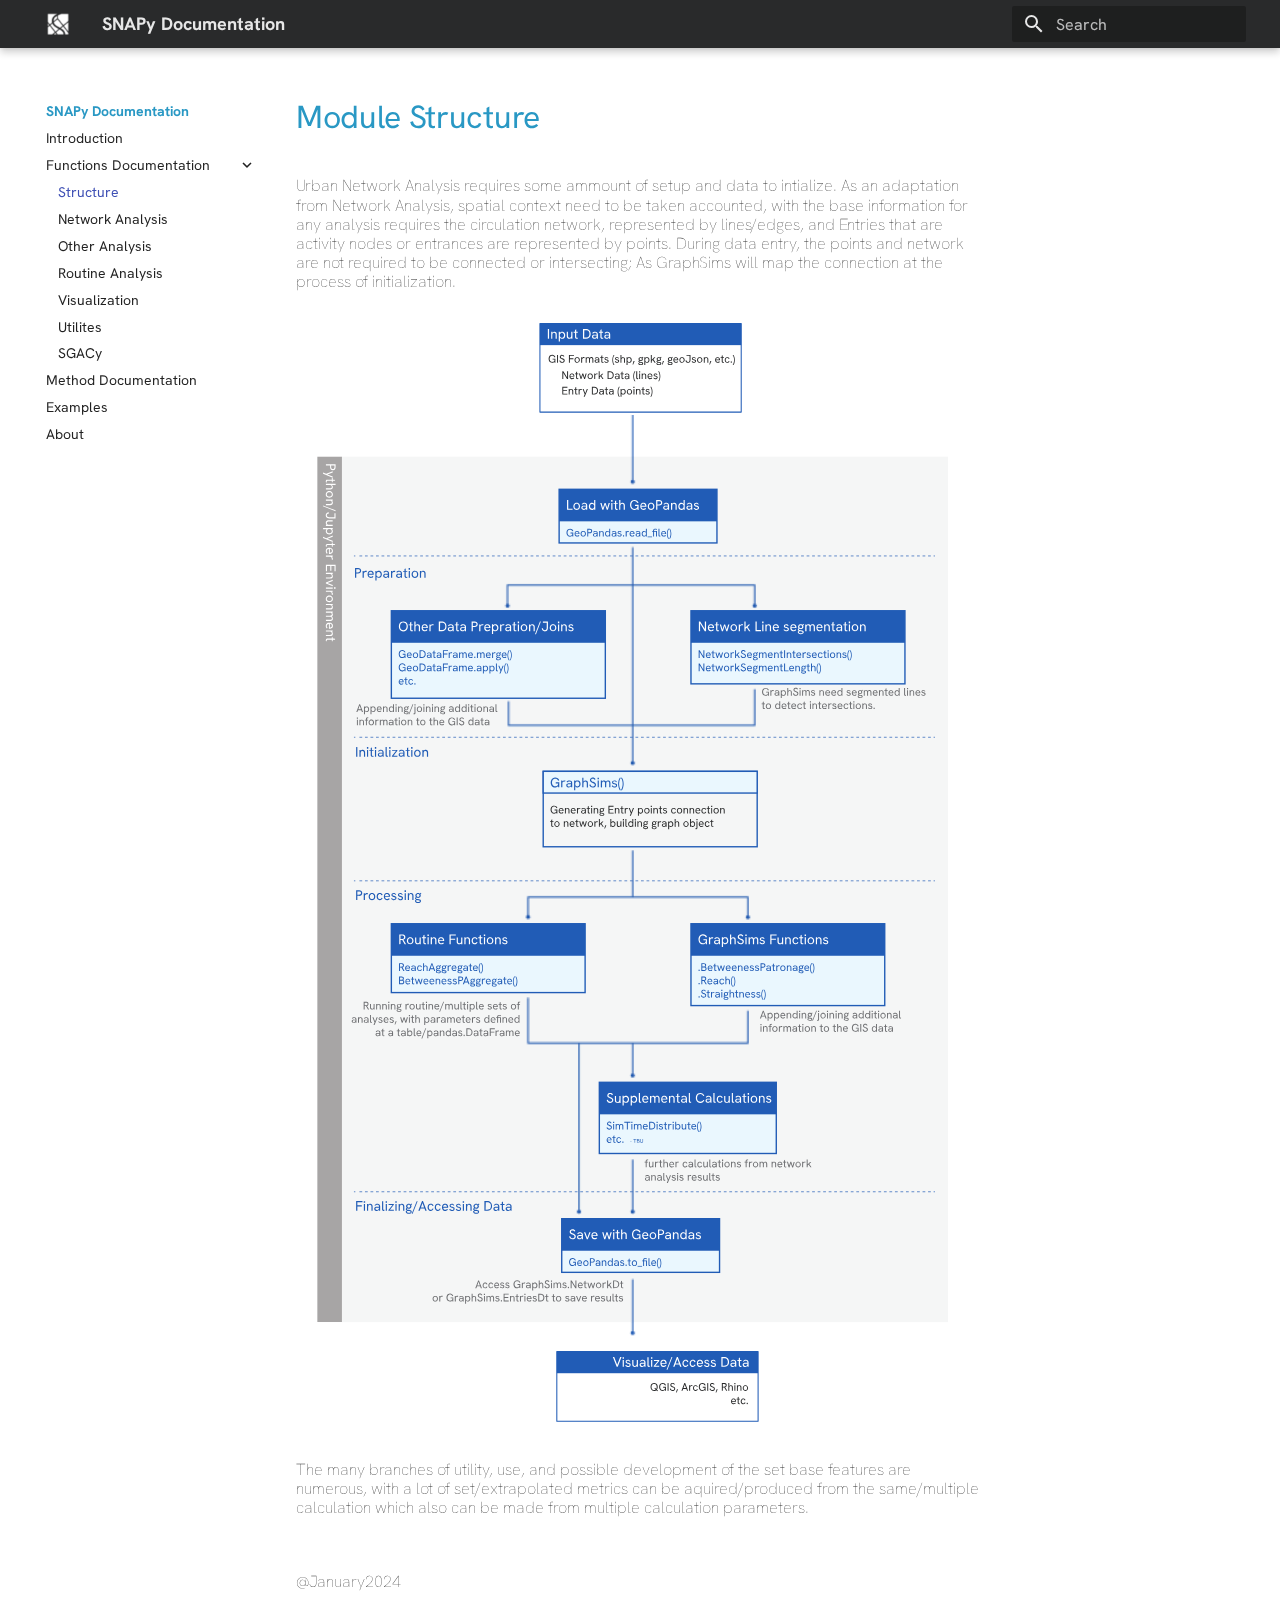
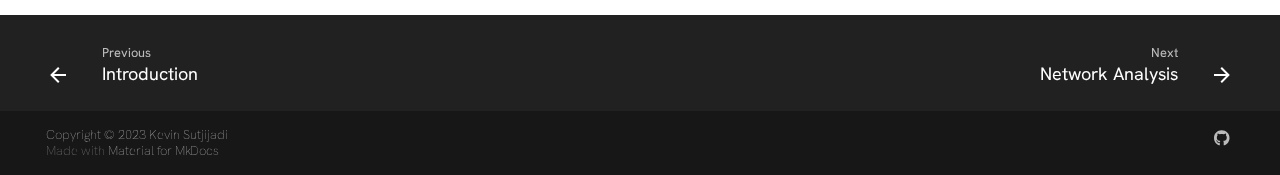
<file: Pages/func_structure/index.html>
<!doctype html>
<html lang="en" class="no-js">
  <head>
    
      <meta charset="utf-8">
      <meta name="viewport" content="width=device-width,initial-scale=1">
      
        <meta name="description" content="Spatial Network Analysis for Python Module">
      
      
      
      
        <link rel="prev" href="../..">
      
      
        <link rel="next" href="../func_na/">
      
      
      <link rel="icon" href="../../assets/IconW_12.png">
      <meta name="generator" content="mkdocs-1.6.1, mkdocs-material-9.5.38">
    
    
      
        <title>Structure - SNAPy Documentation</title>
      
    
    
      <link rel="stylesheet" href="../../assets/stylesheets/main.8c3ca2c6.min.css">
      
      


    
    
      
    
    
      
        
        
        <link rel="preconnect" href="https://fonts.gstatic.com" crossorigin>
        <link rel="stylesheet" href="https://fonts.googleapis.com/css?family=Hanken+Grotesk:300,300i,400,400i,700,700i%7CRoboto+Mono:400,400i,700,700i&display=fallback">
        <style>:root{--md-text-font:"Hanken Grotesk";--md-code-font:"Roboto Mono"}</style>
      
    
    
      <link rel="stylesheet" href="../../stylesheets/extra.css">
    
    <script>__md_scope=new URL("../..",location),__md_hash=e=>[...e].reduce(((e,_)=>(e<<5)-e+_.charCodeAt(0)),0),__md_get=(e,_=localStorage,t=__md_scope)=>JSON.parse(_.getItem(t.pathname+"."+e)),__md_set=(e,_,t=localStorage,a=__md_scope)=>{try{t.setItem(a.pathname+"."+e,JSON.stringify(_))}catch(e){}}</script>
    
      

    
    
    
  </head>
  
  
    <body dir="ltr">
  
    
    <input class="md-toggle" data-md-toggle="drawer" type="checkbox" id="__drawer" autocomplete="off">
    <input class="md-toggle" data-md-toggle="search" type="checkbox" id="__search" autocomplete="off">
    <label class="md-overlay" for="__drawer"></label>
    <div data-md-component="skip">
      
        
        <a href="#module-structure" class="md-skip">
          Skip to content
        </a>
      
    </div>
    <div data-md-component="announce">
      
    </div>
    
    
      

  

<header class="md-header md-header--shadow" data-md-component="header">
  <nav class="md-header__inner md-grid" aria-label="Header">
    <a href="../.." title="SNAPy Documentation" class="md-header__button md-logo" aria-label="SNAPy Documentation" data-md-component="logo">
      
  <img src="../../assets/IconW_64.png" alt="logo">

    </a>
    <label class="md-header__button md-icon" for="__drawer">
      
      <svg xmlns="http://www.w3.org/2000/svg" viewBox="0 0 24 24"><path d="M3 6h18v2H3zm0 5h18v2H3zm0 5h18v2H3z"/></svg>
    </label>
    <div class="md-header__title" data-md-component="header-title">
      <div class="md-header__ellipsis">
        <div class="md-header__topic">
          <span class="md-ellipsis">
            SNAPy Documentation
          </span>
        </div>
        <div class="md-header__topic" data-md-component="header-topic">
          <span class="md-ellipsis">
            
              Structure
            
          </span>
        </div>
      </div>
    </div>
    
    
      <script>var palette=__md_get("__palette");if(palette&&palette.color){if("(prefers-color-scheme)"===palette.color.media){var media=matchMedia("(prefers-color-scheme: light)"),input=document.querySelector(media.matches?"[data-md-color-media='(prefers-color-scheme: light)']":"[data-md-color-media='(prefers-color-scheme: dark)']");palette.color.media=input.getAttribute("data-md-color-media"),palette.color.scheme=input.getAttribute("data-md-color-scheme"),palette.color.primary=input.getAttribute("data-md-color-primary"),palette.color.accent=input.getAttribute("data-md-color-accent")}for(var[key,value]of Object.entries(palette.color))document.body.setAttribute("data-md-color-"+key,value)}</script>
    
    
    
      <label class="md-header__button md-icon" for="__search">
        
        <svg xmlns="http://www.w3.org/2000/svg" viewBox="0 0 24 24"><path d="M9.5 3A6.5 6.5 0 0 1 16 9.5c0 1.61-.59 3.09-1.56 4.23l.27.27h.79l5 5-1.5 1.5-5-5v-.79l-.27-.27A6.52 6.52 0 0 1 9.5 16 6.5 6.5 0 0 1 3 9.5 6.5 6.5 0 0 1 9.5 3m0 2C7 5 5 7 5 9.5S7 14 9.5 14 14 12 14 9.5 12 5 9.5 5"/></svg>
      </label>
      <div class="md-search" data-md-component="search" role="dialog">
  <label class="md-search__overlay" for="__search"></label>
  <div class="md-search__inner" role="search">
    <form class="md-search__form" name="search">
      <input type="text" class="md-search__input" name="query" aria-label="Search" placeholder="Search" autocapitalize="off" autocorrect="off" autocomplete="off" spellcheck="false" data-md-component="search-query" required>
      <label class="md-search__icon md-icon" for="__search">
        
        <svg xmlns="http://www.w3.org/2000/svg" viewBox="0 0 24 24"><path d="M9.5 3A6.5 6.5 0 0 1 16 9.5c0 1.61-.59 3.09-1.56 4.23l.27.27h.79l5 5-1.5 1.5-5-5v-.79l-.27-.27A6.52 6.52 0 0 1 9.5 16 6.5 6.5 0 0 1 3 9.5 6.5 6.5 0 0 1 9.5 3m0 2C7 5 5 7 5 9.5S7 14 9.5 14 14 12 14 9.5 12 5 9.5 5"/></svg>
        
        <svg xmlns="http://www.w3.org/2000/svg" viewBox="0 0 24 24"><path d="M20 11v2H8l5.5 5.5-1.42 1.42L4.16 12l7.92-7.92L13.5 5.5 8 11z"/></svg>
      </label>
      <nav class="md-search__options" aria-label="Search">
        
        <button type="reset" class="md-search__icon md-icon" title="Clear" aria-label="Clear" tabindex="-1">
          
          <svg xmlns="http://www.w3.org/2000/svg" viewBox="0 0 24 24"><path d="M19 6.41 17.59 5 12 10.59 6.41 5 5 6.41 10.59 12 5 17.59 6.41 19 12 13.41 17.59 19 19 17.59 13.41 12z"/></svg>
        </button>
      </nav>
      
    </form>
    <div class="md-search__output">
      <div class="md-search__scrollwrap" tabindex="0" data-md-scrollfix>
        <div class="md-search-result" data-md-component="search-result">
          <div class="md-search-result__meta">
            Initializing search
          </div>
          <ol class="md-search-result__list" role="presentation"></ol>
        </div>
      </div>
    </div>
  </div>
</div>
    
    
  </nav>
  
</header>
    
    <div class="md-container" data-md-component="container">
      
      
        
          
        
      
      <main class="md-main" data-md-component="main">
        <div class="md-main__inner md-grid">
          
            
              
              <div class="md-sidebar md-sidebar--primary" data-md-component="sidebar" data-md-type="navigation" >
                <div class="md-sidebar__scrollwrap">
                  <div class="md-sidebar__inner">
                    



<nav class="md-nav md-nav--primary" aria-label="Navigation" data-md-level="0">
  <label class="md-nav__title" for="__drawer">
    <a href="../.." title="SNAPy Documentation" class="md-nav__button md-logo" aria-label="SNAPy Documentation" data-md-component="logo">
      
  <img src="../../assets/IconW_64.png" alt="logo">

    </a>
    SNAPy Documentation
  </label>
  
  <ul class="md-nav__list" data-md-scrollfix>
    
      
      
  
  
  
  
    <li class="md-nav__item">
      <a href="../.." class="md-nav__link">
        
  
  <span class="md-ellipsis">
    Introduction
  </span>
  

      </a>
    </li>
  

    
      
      
  
  
    
  
  
  
    
    
    
    
    <li class="md-nav__item md-nav__item--active md-nav__item--nested">
      
        
        
        <input class="md-nav__toggle md-toggle " type="checkbox" id="__nav_2" checked>
        
          
          <label class="md-nav__link" for="__nav_2" id="__nav_2_label" tabindex="0">
            
  
  <span class="md-ellipsis">
    Functions Documentation
  </span>
  

            <span class="md-nav__icon md-icon"></span>
          </label>
        
        <nav class="md-nav" data-md-level="1" aria-labelledby="__nav_2_label" aria-expanded="true">
          <label class="md-nav__title" for="__nav_2">
            <span class="md-nav__icon md-icon"></span>
            Functions Documentation
          </label>
          <ul class="md-nav__list" data-md-scrollfix>
            
              
                
  
  
    
  
  
  
    <li class="md-nav__item md-nav__item--active">
      
      <input class="md-nav__toggle md-toggle" type="checkbox" id="__toc">
      
      
        
      
      
      <a href="./" class="md-nav__link md-nav__link--active">
        
  
  <span class="md-ellipsis">
    Structure
  </span>
  

      </a>
      
    </li>
  

              
            
              
                
  
  
  
  
    <li class="md-nav__item">
      <a href="../func_na/" class="md-nav__link">
        
  
  <span class="md-ellipsis">
    Network Analysis
  </span>
  

      </a>
    </li>
  

              
            
              
                
  
  
  
  
    <li class="md-nav__item">
      <a href="../func_ca/" class="md-nav__link">
        
  
  <span class="md-ellipsis">
    Other Analysis
  </span>
  

      </a>
    </li>
  

              
            
              
                
  
  
  
  
    <li class="md-nav__item">
      <a href="../func_routines/" class="md-nav__link">
        
  
  <span class="md-ellipsis">
    Routine Analysis
  </span>
  

      </a>
    </li>
  

              
            
              
                
  
  
  
  
    <li class="md-nav__item">
      <a href="../func_vis/" class="md-nav__link">
        
  
  <span class="md-ellipsis">
    Visualization
  </span>
  

      </a>
    </li>
  

              
            
              
                
  
  
  
  
    <li class="md-nav__item">
      <a href="../func_ut/" class="md-nav__link">
        
  
  <span class="md-ellipsis">
    Utilites
  </span>
  

      </a>
    </li>
  

              
            
              
                
  
  
  
  
    <li class="md-nav__item">
      <a href="../SGACy/" class="md-nav__link">
        
  
  <span class="md-ellipsis">
    SGACy
  </span>
  

      </a>
    </li>
  

              
            
          </ul>
        </nav>
      
    </li>
  

    
      
      
  
  
  
  
    <li class="md-nav__item">
      <a href="../methods/" class="md-nav__link">
        
  
  <span class="md-ellipsis">
    Method Documentation
  </span>
  

      </a>
    </li>
  

    
      
      
  
  
  
  
    <li class="md-nav__item">
      <a href="../smpl/" class="md-nav__link">
        
  
  <span class="md-ellipsis">
    Examples
  </span>
  

      </a>
    </li>
  

    
      
      
  
  
  
  
    <li class="md-nav__item">
      <a href="../about/" class="md-nav__link">
        
  
  <span class="md-ellipsis">
    About
  </span>
  

      </a>
    </li>
  

    
  </ul>
</nav>
                  </div>
                </div>
              </div>
            
            
              
              <div class="md-sidebar md-sidebar--secondary" data-md-component="sidebar" data-md-type="toc" >
                <div class="md-sidebar__scrollwrap">
                  <div class="md-sidebar__inner">
                    

<nav class="md-nav md-nav--secondary" aria-label="Table of contents">
  
  
  
    
  
  
</nav>
                  </div>
                </div>
              </div>
            
          
          
            <div class="md-content" data-md-component="content">
              <article class="md-content__inner md-typeset">
                
                  


<h1 id="module-structure">Module Structure</h1>
<p>Urban Network Analysis requires some ammount of setup and data to intialize. As an adaptation from Network Analysis, spatial context need to be taken accounted, with the base information for any analysis requires the circulation network, represented by lines/edges, and Entries that are activity nodes or entrances are represented by points.
During data entry, the points and network are not required to be connected or intersecting; As GraphSims will map the connection at the process of initialization.</p>
<p><img src="../../assets/StructureGraph.svg" width=100%/></p>
<p>The many branches of utility, use, and possible development of the set base features are numerous, with a lot of set/extrapolated metrics can be aquired/produced from the same/multiple calculation which also can be made from multiple calculation parameters.</p>
<p><br><br>
@January2024</p>







  
  






                
              </article>
            </div>
          
          
<script>var target=document.getElementById(location.hash.slice(1));target&&target.name&&(target.checked=target.name.startsWith("__tabbed_"))</script>
        </div>
        
      </main>
      
        <footer class="md-footer">
  
    
      
      <nav class="md-footer__inner md-grid" aria-label="Footer" >
        
          
          <a href="../.." class="md-footer__link md-footer__link--prev" aria-label="Previous: Introduction">
            <div class="md-footer__button md-icon">
              
              <svg xmlns="http://www.w3.org/2000/svg" viewBox="0 0 24 24"><path d="M20 11v2H8l5.5 5.5-1.42 1.42L4.16 12l7.92-7.92L13.5 5.5 8 11z"/></svg>
            </div>
            <div class="md-footer__title">
              <span class="md-footer__direction">
                Previous
              </span>
              <div class="md-ellipsis">
                Introduction
              </div>
            </div>
          </a>
        
        
          
          <a href="../func_na/" class="md-footer__link md-footer__link--next" aria-label="Next: Network Analysis">
            <div class="md-footer__title">
              <span class="md-footer__direction">
                Next
              </span>
              <div class="md-ellipsis">
                Network Analysis
              </div>
            </div>
            <div class="md-footer__button md-icon">
              
              <svg xmlns="http://www.w3.org/2000/svg" viewBox="0 0 24 24"><path d="M4 11v2h12l-5.5 5.5 1.42 1.42L19.84 12l-7.92-7.92L10.5 5.5 16 11z"/></svg>
            </div>
          </a>
        
      </nav>
    
  
  <div class="md-footer-meta md-typeset">
    <div class="md-footer-meta__inner md-grid">
      <div class="md-copyright">
  
    <div class="md-copyright__highlight">
      Copyright &copy; 2023 Kevin Sutjijadi
    </div>
  
  
    Made with
    <a href="https://squidfunk.github.io/mkdocs-material/" target="_blank" rel="noopener">
      Material for MkDocs
    </a>
  
</div>
      
        <div class="md-social">
  
    
    
    
    
      
      
    
    <a href="https://github.com/kevinsutjijadi/SNAPy" target="_blank" rel="noopener" title="github.com" class="md-social__link">
      <svg xmlns="http://www.w3.org/2000/svg" viewBox="0 0 496 512"><!--! Font Awesome Free 6.6.0 by @fontawesome - https://fontawesome.com License - https://fontawesome.com/license/free (Icons: CC BY 4.0, Fonts: SIL OFL 1.1, Code: MIT License) Copyright 2024 Fonticons, Inc.--><path d="M165.9 397.4c0 2-2.3 3.6-5.2 3.6-3.3.3-5.6-1.3-5.6-3.6 0-2 2.3-3.6 5.2-3.6 3-.3 5.6 1.3 5.6 3.6m-31.1-4.5c-.7 2 1.3 4.3 4.3 4.9 2.6 1 5.6 0 6.2-2s-1.3-4.3-4.3-5.2c-2.6-.7-5.5.3-6.2 2.3m44.2-1.7c-2.9.7-4.9 2.6-4.6 4.9.3 2 2.9 3.3 5.9 2.6 2.9-.7 4.9-2.6 4.6-4.6-.3-1.9-3-3.2-5.9-2.9M244.8 8C106.1 8 0 113.3 0 252c0 110.9 69.8 205.8 169.5 239.2 12.8 2.3 17.3-5.6 17.3-12.1 0-6.2-.3-40.4-.3-61.4 0 0-70 15-84.7-29.8 0 0-11.4-29.1-27.8-36.6 0 0-22.9-15.7 1.6-15.4 0 0 24.9 2 38.6 25.8 21.9 38.6 58.6 27.5 72.9 20.9 2.3-16 8.8-27.1 16-33.7-55.9-6.2-112.3-14.3-112.3-110.5 0-27.5 7.6-41.3 23.6-58.9-2.6-6.5-11.1-33.3 2.6-67.9 20.9-6.5 69 27 69 27 20-5.6 41.5-8.5 62.8-8.5s42.8 2.9 62.8 8.5c0 0 48.1-33.6 69-27 13.7 34.7 5.2 61.4 2.6 67.9 16 17.7 25.8 31.5 25.8 58.9 0 96.5-58.9 104.2-114.8 110.5 9.2 7.9 17 22.9 17 46.4 0 33.7-.3 75.4-.3 83.6 0 6.5 4.6 14.4 17.3 12.1C428.2 457.8 496 362.9 496 252 496 113.3 383.5 8 244.8 8M97.2 352.9c-1.3 1-1 3.3.7 5.2 1.6 1.6 3.9 2.3 5.2 1 1.3-1 1-3.3-.7-5.2-1.6-1.6-3.9-2.3-5.2-1m-10.8-8.1c-.7 1.3.3 2.9 2.3 3.9 1.6 1 3.6.7 4.3-.7.7-1.3-.3-2.9-2.3-3.9-2-.6-3.6-.3-4.3.7m32.4 35.6c-1.6 1.3-1 4.3 1.3 6.2 2.3 2.3 5.2 2.6 6.5 1 1.3-1.3.7-4.3-1.3-6.2-2.2-2.3-5.2-2.6-6.5-1m-11.4-14.7c-1.6 1-1.6 3.6 0 5.9s4.3 3.3 5.6 2.3c1.6-1.3 1.6-3.9 0-6.2-1.4-2.3-4-3.3-5.6-2"/></svg>
    </a>
  
</div>
      
    </div>
  </div>
</footer>
      
    </div>
    <div class="md-dialog" data-md-component="dialog">
      <div class="md-dialog__inner md-typeset"></div>
    </div>
    
    
    <script id="__config" type="application/json">{"base": "../..", "features": ["content.code.copy", "content.code.select", "navigation.footer"], "search": "../../assets/javascripts/workers/search.6ce7567c.min.js", "translations": {"clipboard.copied": "Copied to clipboard", "clipboard.copy": "Copy to clipboard", "search.result.more.one": "1 more on this page", "search.result.more.other": "# more on this page", "search.result.none": "No matching documents", "search.result.one": "1 matching document", "search.result.other": "# matching documents", "search.result.placeholder": "Type to start searching", "search.result.term.missing": "Missing", "select.version": "Select version"}}</script>
    
    
      <script src="../../assets/javascripts/bundle.d6f25eb3.min.js"></script>
      
    
  </body>
</html>
</file>
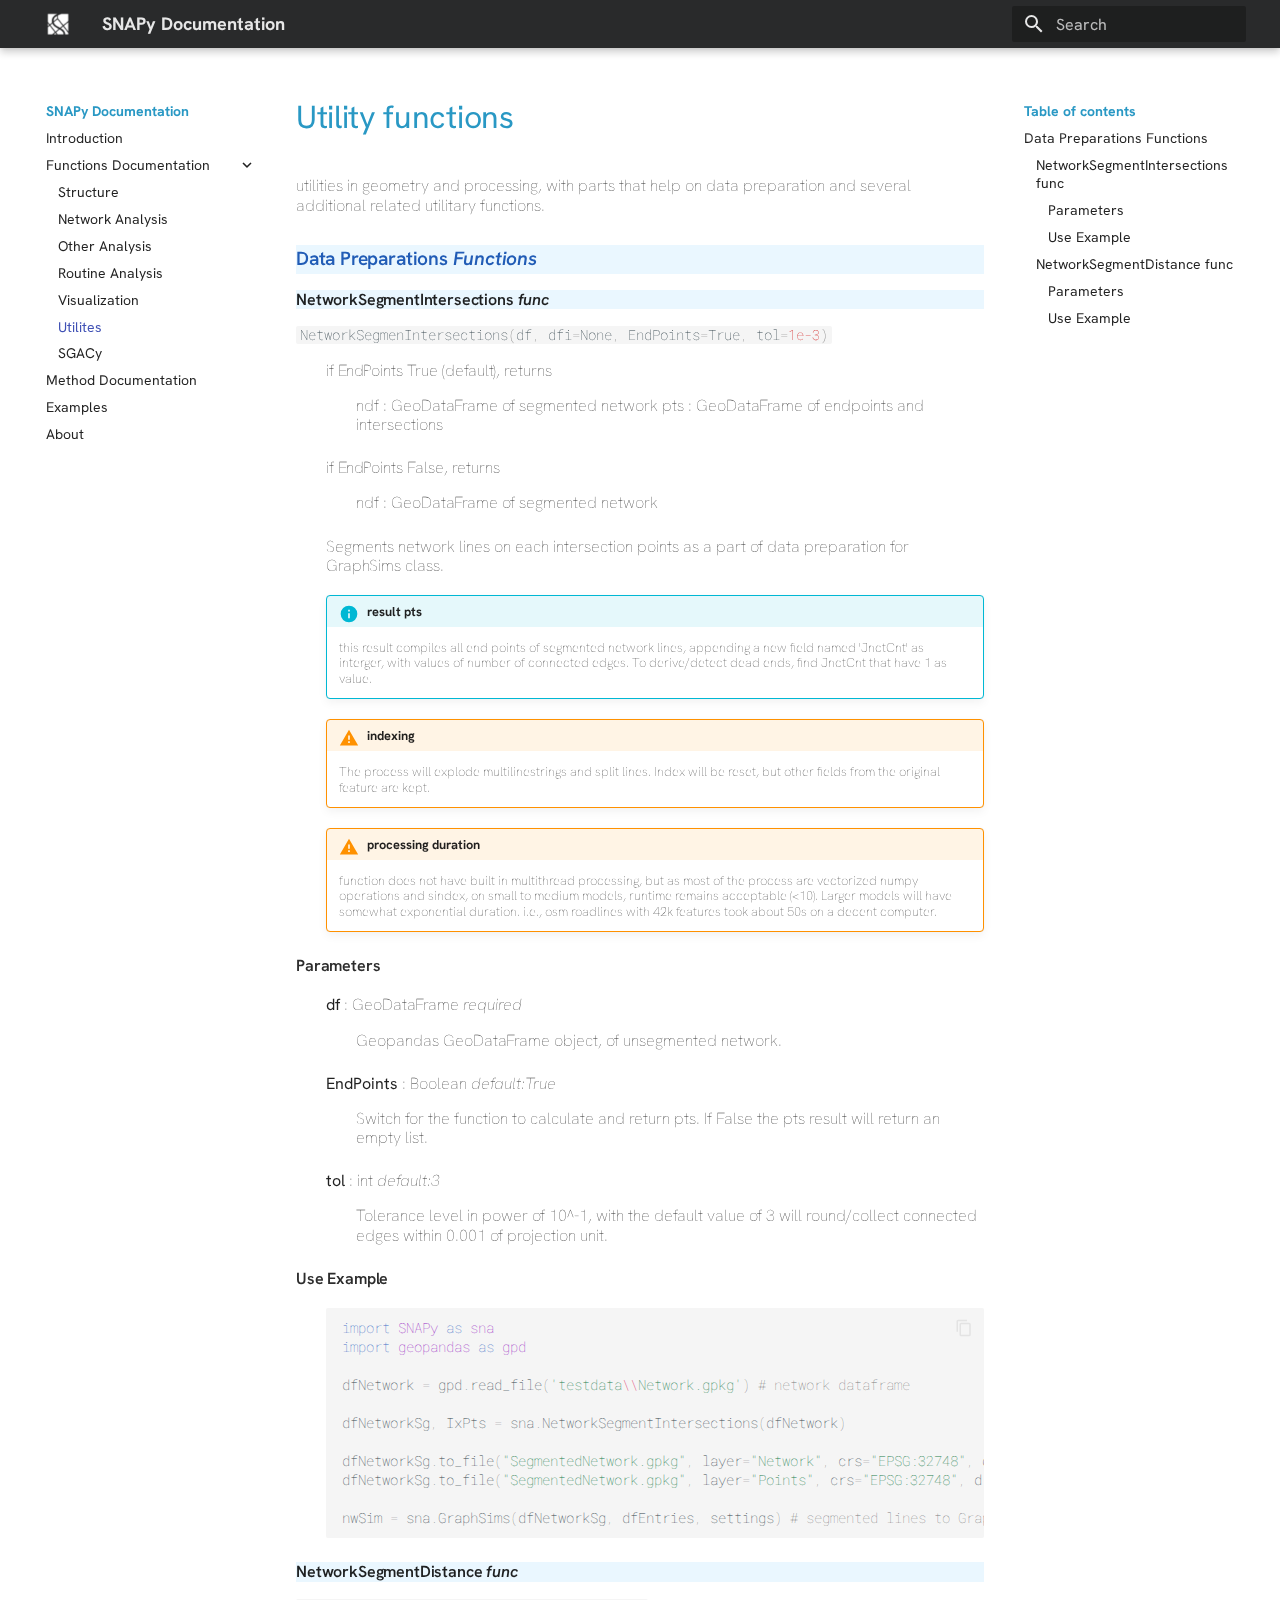
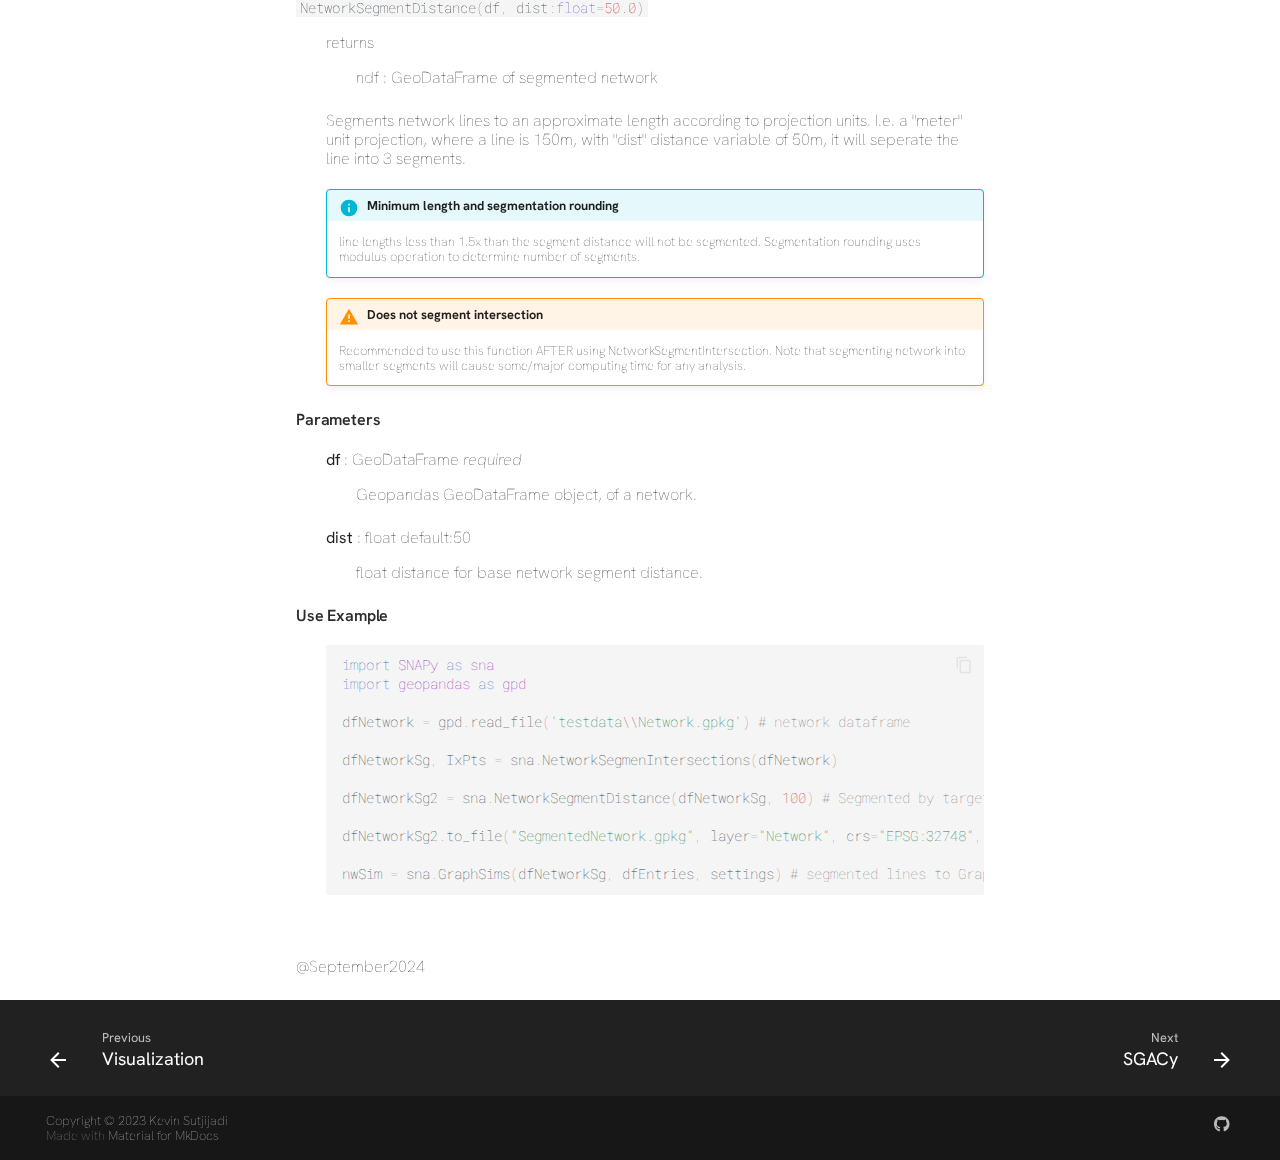
<file: Pages/func_ut/index.html>
<!doctype html>
<html lang="en" class="no-js">
  <head>
    
      <meta charset="utf-8">
      <meta name="viewport" content="width=device-width,initial-scale=1">
      
        <meta name="description" content="Spatial Network Analysis for Python Module">
      
      
      
      
        <link rel="prev" href="../func_vis/">
      
      
        <link rel="next" href="../SGACy/">
      
      
      <link rel="icon" href="../../assets/IconW_12.png">
      <meta name="generator" content="mkdocs-1.6.1, mkdocs-material-9.5.38">
    
    
      
        <title>Utilities - SNAPy Documentation</title>
      
    
    
      <link rel="stylesheet" href="../../assets/stylesheets/main.8c3ca2c6.min.css">
      
      


    
    
      
    
    
      
        
        
        <link rel="preconnect" href="https://fonts.gstatic.com" crossorigin>
        <link rel="stylesheet" href="https://fonts.googleapis.com/css?family=Hanken+Grotesk:300,300i,400,400i,700,700i%7CRoboto+Mono:400,400i,700,700i&display=fallback">
        <style>:root{--md-text-font:"Hanken Grotesk";--md-code-font:"Roboto Mono"}</style>
      
    
    
      <link rel="stylesheet" href="../../stylesheets/extra.css">
    
    <script>__md_scope=new URL("../..",location),__md_hash=e=>[...e].reduce(((e,_)=>(e<<5)-e+_.charCodeAt(0)),0),__md_get=(e,_=localStorage,t=__md_scope)=>JSON.parse(_.getItem(t.pathname+"."+e)),__md_set=(e,_,t=localStorage,a=__md_scope)=>{try{t.setItem(a.pathname+"."+e,JSON.stringify(_))}catch(e){}}</script>
    
      

    
    
    
  </head>
  
  
    <body dir="ltr">
  
    
    <input class="md-toggle" data-md-toggle="drawer" type="checkbox" id="__drawer" autocomplete="off">
    <input class="md-toggle" data-md-toggle="search" type="checkbox" id="__search" autocomplete="off">
    <label class="md-overlay" for="__drawer"></label>
    <div data-md-component="skip">
      
        
        <a href="#utility-functions" class="md-skip">
          Skip to content
        </a>
      
    </div>
    <div data-md-component="announce">
      
    </div>
    
    
      

  

<header class="md-header md-header--shadow" data-md-component="header">
  <nav class="md-header__inner md-grid" aria-label="Header">
    <a href="../.." title="SNAPy Documentation" class="md-header__button md-logo" aria-label="SNAPy Documentation" data-md-component="logo">
      
  <img src="../../assets/IconW_64.png" alt="logo">

    </a>
    <label class="md-header__button md-icon" for="__drawer">
      
      <svg xmlns="http://www.w3.org/2000/svg" viewBox="0 0 24 24"><path d="M3 6h18v2H3zm0 5h18v2H3zm0 5h18v2H3z"/></svg>
    </label>
    <div class="md-header__title" data-md-component="header-title">
      <div class="md-header__ellipsis">
        <div class="md-header__topic">
          <span class="md-ellipsis">
            SNAPy Documentation
          </span>
        </div>
        <div class="md-header__topic" data-md-component="header-topic">
          <span class="md-ellipsis">
            
              Utilities
            
          </span>
        </div>
      </div>
    </div>
    
    
      <script>var palette=__md_get("__palette");if(palette&&palette.color){if("(prefers-color-scheme)"===palette.color.media){var media=matchMedia("(prefers-color-scheme: light)"),input=document.querySelector(media.matches?"[data-md-color-media='(prefers-color-scheme: light)']":"[data-md-color-media='(prefers-color-scheme: dark)']");palette.color.media=input.getAttribute("data-md-color-media"),palette.color.scheme=input.getAttribute("data-md-color-scheme"),palette.color.primary=input.getAttribute("data-md-color-primary"),palette.color.accent=input.getAttribute("data-md-color-accent")}for(var[key,value]of Object.entries(palette.color))document.body.setAttribute("data-md-color-"+key,value)}</script>
    
    
    
      <label class="md-header__button md-icon" for="__search">
        
        <svg xmlns="http://www.w3.org/2000/svg" viewBox="0 0 24 24"><path d="M9.5 3A6.5 6.5 0 0 1 16 9.5c0 1.61-.59 3.09-1.56 4.23l.27.27h.79l5 5-1.5 1.5-5-5v-.79l-.27-.27A6.52 6.52 0 0 1 9.5 16 6.5 6.5 0 0 1 3 9.5 6.5 6.5 0 0 1 9.5 3m0 2C7 5 5 7 5 9.5S7 14 9.5 14 14 12 14 9.5 12 5 9.5 5"/></svg>
      </label>
      <div class="md-search" data-md-component="search" role="dialog">
  <label class="md-search__overlay" for="__search"></label>
  <div class="md-search__inner" role="search">
    <form class="md-search__form" name="search">
      <input type="text" class="md-search__input" name="query" aria-label="Search" placeholder="Search" autocapitalize="off" autocorrect="off" autocomplete="off" spellcheck="false" data-md-component="search-query" required>
      <label class="md-search__icon md-icon" for="__search">
        
        <svg xmlns="http://www.w3.org/2000/svg" viewBox="0 0 24 24"><path d="M9.5 3A6.5 6.5 0 0 1 16 9.5c0 1.61-.59 3.09-1.56 4.23l.27.27h.79l5 5-1.5 1.5-5-5v-.79l-.27-.27A6.52 6.52 0 0 1 9.5 16 6.5 6.5 0 0 1 3 9.5 6.5 6.5 0 0 1 9.5 3m0 2C7 5 5 7 5 9.5S7 14 9.5 14 14 12 14 9.5 12 5 9.5 5"/></svg>
        
        <svg xmlns="http://www.w3.org/2000/svg" viewBox="0 0 24 24"><path d="M20 11v2H8l5.5 5.5-1.42 1.42L4.16 12l7.92-7.92L13.5 5.5 8 11z"/></svg>
      </label>
      <nav class="md-search__options" aria-label="Search">
        
        <button type="reset" class="md-search__icon md-icon" title="Clear" aria-label="Clear" tabindex="-1">
          
          <svg xmlns="http://www.w3.org/2000/svg" viewBox="0 0 24 24"><path d="M19 6.41 17.59 5 12 10.59 6.41 5 5 6.41 10.59 12 5 17.59 6.41 19 12 13.41 17.59 19 19 17.59 13.41 12z"/></svg>
        </button>
      </nav>
      
    </form>
    <div class="md-search__output">
      <div class="md-search__scrollwrap" tabindex="0" data-md-scrollfix>
        <div class="md-search-result" data-md-component="search-result">
          <div class="md-search-result__meta">
            Initializing search
          </div>
          <ol class="md-search-result__list" role="presentation"></ol>
        </div>
      </div>
    </div>
  </div>
</div>
    
    
  </nav>
  
</header>
    
    <div class="md-container" data-md-component="container">
      
      
        
          
        
      
      <main class="md-main" data-md-component="main">
        <div class="md-main__inner md-grid">
          
            
              
              <div class="md-sidebar md-sidebar--primary" data-md-component="sidebar" data-md-type="navigation" >
                <div class="md-sidebar__scrollwrap">
                  <div class="md-sidebar__inner">
                    



<nav class="md-nav md-nav--primary" aria-label="Navigation" data-md-level="0">
  <label class="md-nav__title" for="__drawer">
    <a href="../.." title="SNAPy Documentation" class="md-nav__button md-logo" aria-label="SNAPy Documentation" data-md-component="logo">
      
  <img src="../../assets/IconW_64.png" alt="logo">

    </a>
    SNAPy Documentation
  </label>
  
  <ul class="md-nav__list" data-md-scrollfix>
    
      
      
  
  
  
  
    <li class="md-nav__item">
      <a href="../.." class="md-nav__link">
        
  
  <span class="md-ellipsis">
    Introduction
  </span>
  

      </a>
    </li>
  

    
      
      
  
  
    
  
  
  
    
    
    
    
    <li class="md-nav__item md-nav__item--active md-nav__item--nested">
      
        
        
        <input class="md-nav__toggle md-toggle " type="checkbox" id="__nav_2" checked>
        
          
          <label class="md-nav__link" for="__nav_2" id="__nav_2_label" tabindex="0">
            
  
  <span class="md-ellipsis">
    Functions Documentation
  </span>
  

            <span class="md-nav__icon md-icon"></span>
          </label>
        
        <nav class="md-nav" data-md-level="1" aria-labelledby="__nav_2_label" aria-expanded="true">
          <label class="md-nav__title" for="__nav_2">
            <span class="md-nav__icon md-icon"></span>
            Functions Documentation
          </label>
          <ul class="md-nav__list" data-md-scrollfix>
            
              
                
  
  
  
  
    <li class="md-nav__item">
      <a href="../func_structure/" class="md-nav__link">
        
  
  <span class="md-ellipsis">
    Structure
  </span>
  

      </a>
    </li>
  

              
            
              
                
  
  
  
  
    <li class="md-nav__item">
      <a href="../func_na/" class="md-nav__link">
        
  
  <span class="md-ellipsis">
    Network Analysis
  </span>
  

      </a>
    </li>
  

              
            
              
                
  
  
  
  
    <li class="md-nav__item">
      <a href="../func_ca/" class="md-nav__link">
        
  
  <span class="md-ellipsis">
    Other Analysis
  </span>
  

      </a>
    </li>
  

              
            
              
                
  
  
  
  
    <li class="md-nav__item">
      <a href="../func_routines/" class="md-nav__link">
        
  
  <span class="md-ellipsis">
    Routine Analysis
  </span>
  

      </a>
    </li>
  

              
            
              
                
  
  
  
  
    <li class="md-nav__item">
      <a href="../func_vis/" class="md-nav__link">
        
  
  <span class="md-ellipsis">
    Visualization
  </span>
  

      </a>
    </li>
  

              
            
              
                
  
  
    
  
  
  
    <li class="md-nav__item md-nav__item--active">
      
      <input class="md-nav__toggle md-toggle" type="checkbox" id="__toc">
      
      
        
      
      
        <label class="md-nav__link md-nav__link--active" for="__toc">
          
  
  <span class="md-ellipsis">
    Utilites
  </span>
  

          <span class="md-nav__icon md-icon"></span>
        </label>
      
      <a href="./" class="md-nav__link md-nav__link--active">
        
  
  <span class="md-ellipsis">
    Utilites
  </span>
  

      </a>
      
        

<nav class="md-nav md-nav--secondary" aria-label="Table of contents">
  
  
  
    
  
  
    <label class="md-nav__title" for="__toc">
      <span class="md-nav__icon md-icon"></span>
      Table of contents
    </label>
    <ul class="md-nav__list" data-md-component="toc" data-md-scrollfix>
      
        <li class="md-nav__item">
  <a href="#data-preparations-functions" class="md-nav__link">
    <span class="md-ellipsis">
      Data Preparations Functions
    </span>
  </a>
  
    <nav class="md-nav" aria-label="Data Preparations Functions">
      <ul class="md-nav__list">
        
          <li class="md-nav__item">
  <a href="#networksegmentintersections-func" class="md-nav__link">
    <span class="md-ellipsis">
      NetworkSegmentIntersections func
    </span>
  </a>
  
    <nav class="md-nav" aria-label="NetworkSegmentIntersections func">
      <ul class="md-nav__list">
        
          <li class="md-nav__item">
  <a href="#parameters" class="md-nav__link">
    <span class="md-ellipsis">
      Parameters
    </span>
  </a>
  
</li>
        
          <li class="md-nav__item">
  <a href="#use-example" class="md-nav__link">
    <span class="md-ellipsis">
      Use Example
    </span>
  </a>
  
</li>
        
      </ul>
    </nav>
  
</li>
        
          <li class="md-nav__item">
  <a href="#networksegmentdistance-func" class="md-nav__link">
    <span class="md-ellipsis">
      NetworkSegmentDistance func
    </span>
  </a>
  
    <nav class="md-nav" aria-label="NetworkSegmentDistance func">
      <ul class="md-nav__list">
        
          <li class="md-nav__item">
  <a href="#parameters_1" class="md-nav__link">
    <span class="md-ellipsis">
      Parameters
    </span>
  </a>
  
</li>
        
          <li class="md-nav__item">
  <a href="#use-example_1" class="md-nav__link">
    <span class="md-ellipsis">
      Use Example
    </span>
  </a>
  
</li>
        
      </ul>
    </nav>
  
</li>
        
      </ul>
    </nav>
  
</li>
      
    </ul>
  
</nav>
      
    </li>
  

              
            
              
                
  
  
  
  
    <li class="md-nav__item">
      <a href="../SGACy/" class="md-nav__link">
        
  
  <span class="md-ellipsis">
    SGACy
  </span>
  

      </a>
    </li>
  

              
            
          </ul>
        </nav>
      
    </li>
  

    
      
      
  
  
  
  
    <li class="md-nav__item">
      <a href="../methods/" class="md-nav__link">
        
  
  <span class="md-ellipsis">
    Method Documentation
  </span>
  

      </a>
    </li>
  

    
      
      
  
  
  
  
    <li class="md-nav__item">
      <a href="../smpl/" class="md-nav__link">
        
  
  <span class="md-ellipsis">
    Examples
  </span>
  

      </a>
    </li>
  

    
      
      
  
  
  
  
    <li class="md-nav__item">
      <a href="../about/" class="md-nav__link">
        
  
  <span class="md-ellipsis">
    About
  </span>
  

      </a>
    </li>
  

    
  </ul>
</nav>
                  </div>
                </div>
              </div>
            
            
              
              <div class="md-sidebar md-sidebar--secondary" data-md-component="sidebar" data-md-type="toc" >
                <div class="md-sidebar__scrollwrap">
                  <div class="md-sidebar__inner">
                    

<nav class="md-nav md-nav--secondary" aria-label="Table of contents">
  
  
  
    
  
  
    <label class="md-nav__title" for="__toc">
      <span class="md-nav__icon md-icon"></span>
      Table of contents
    </label>
    <ul class="md-nav__list" data-md-component="toc" data-md-scrollfix>
      
        <li class="md-nav__item">
  <a href="#data-preparations-functions" class="md-nav__link">
    <span class="md-ellipsis">
      Data Preparations Functions
    </span>
  </a>
  
    <nav class="md-nav" aria-label="Data Preparations Functions">
      <ul class="md-nav__list">
        
          <li class="md-nav__item">
  <a href="#networksegmentintersections-func" class="md-nav__link">
    <span class="md-ellipsis">
      NetworkSegmentIntersections func
    </span>
  </a>
  
    <nav class="md-nav" aria-label="NetworkSegmentIntersections func">
      <ul class="md-nav__list">
        
          <li class="md-nav__item">
  <a href="#parameters" class="md-nav__link">
    <span class="md-ellipsis">
      Parameters
    </span>
  </a>
  
</li>
        
          <li class="md-nav__item">
  <a href="#use-example" class="md-nav__link">
    <span class="md-ellipsis">
      Use Example
    </span>
  </a>
  
</li>
        
      </ul>
    </nav>
  
</li>
        
          <li class="md-nav__item">
  <a href="#networksegmentdistance-func" class="md-nav__link">
    <span class="md-ellipsis">
      NetworkSegmentDistance func
    </span>
  </a>
  
    <nav class="md-nav" aria-label="NetworkSegmentDistance func">
      <ul class="md-nav__list">
        
          <li class="md-nav__item">
  <a href="#parameters_1" class="md-nav__link">
    <span class="md-ellipsis">
      Parameters
    </span>
  </a>
  
</li>
        
          <li class="md-nav__item">
  <a href="#use-example_1" class="md-nav__link">
    <span class="md-ellipsis">
      Use Example
    </span>
  </a>
  
</li>
        
      </ul>
    </nav>
  
</li>
        
      </ul>
    </nav>
  
</li>
      
    </ul>
  
</nav>
                  </div>
                </div>
              </div>
            
          
          
            <div class="md-content" data-md-component="content">
              <article class="md-content__inner md-typeset">
                
                  


<h1 id="utility-functions">Utility functions</h1>
<p>utilities in geometry and processing, with parts that help on data preparation and several additional related utilitary functions.</p>
<h3 id="data-preparations-functions">Data Preparations <i>Functions</i></h3>
<h4 id="networksegmentintersections-func">NetworkSegmentIntersections <i> func </i></h4>
<dl>
<dt><code class="language-python highlight"><span class="n">NetworkSegmenIntersections</span><span class="p">(</span><span class="n">df</span><span class="p">,</span> <span class="n">dfi</span><span class="o">=</span><span class="kc">None</span><span class="p">,</span> <span class="n">EndPoints</span><span class="o">=</span><span class="kc">True</span><span class="p">,</span> <span class="n">tol</span><span class="o">=</span><span class="mf">1e-3</span><span class="p">)</span></code></dt>
<dd>
<dl>
<dt>if EndPoints True (default), returns</dt>
<dd>ndf : GeoDataFrame of segmented network
pts : GeoDataFrame of endpoints and intersections</dd>
</dl>
</dd>
<dd>
<dl>
<dt>if EndPoints False, returns</dt>
<dd>ndf : GeoDataFrame of segmented network</dd>
</dl>
<p>Segments network lines on each intersection points as a part of data preparation for GraphSims class.</p>
<div class="admonition info">
<p class="admonition-title">result pts</p>
<p>this result compiles all end points of segmented network lines, appending a new field named 'JnctCnt' as interger, with values of number of connected edges. To derive/detect dead ends, find JnctCnt that have 1 as value.</p>
</div>
<div class="admonition warning">
<p class="admonition-title">indexing</p>
<p>The process will explode multilinestrings and split lines. Index will be reset, but other fields from the original feature are kept.</p>
</div>
<div class="admonition warning">
<p class="admonition-title">processing duration</p>
<p>function does not have built in multithread processing, but as most of the process are vectorized numpy operations and sindex, on small to medium models, runtime remains acceptable (&lt;10). Larger models will have somewhat exponential duration. i.e., osm roadlines with 42k features took about 50s on a decent computer.</p>
</div>
</dd>
</dl>
<h5 id="parameters">Parameters</h5>
<dl>
<dd>
<dl>
<dt><b>df</b> : GeoDataFrame <i>required</i></dt>
<dd>Geopandas GeoDataFrame object, of unsegmented network.</dd>
</dl>
</dd>
<dd>
<dl>
<dt><b>EndPoints</b> : Boolean <i>default:True</i></dt>
<dd>Switch for the function to calculate and return pts. If False the pts result will return an empty list.</dd>
</dl>
</dd>
<dd>
<dl>
<dt><b>tol</b> : int <i>default:3</i></dt>
<dd>Tolerance level in power of 10^-1, with the default value of 3 will round/collect connected edges within 0.001 of projection unit.</dd>
</dl>
</dd>
</dl>
<h5 id="use-example">Use Example</h5>
<dl>
<dd><div class="language-python highlight"><pre><span></span><code><span id="__span-0-1"><a id="__codelineno-0-1" name="__codelineno-0-1" href="#__codelineno-0-1"></a><span class="kn">import</span> <span class="nn">SNAPy</span> <span class="k">as</span> <span class="nn">sna</span>
</span><span id="__span-0-2"><a id="__codelineno-0-2" name="__codelineno-0-2" href="#__codelineno-0-2"></a><span class="kn">import</span> <span class="nn">geopandas</span> <span class="k">as</span> <span class="nn">gpd</span>
</span><span id="__span-0-3"><a id="__codelineno-0-3" name="__codelineno-0-3" href="#__codelineno-0-3"></a>
</span><span id="__span-0-4"><a id="__codelineno-0-4" name="__codelineno-0-4" href="#__codelineno-0-4"></a><span class="n">dfNetwork</span> <span class="o">=</span> <span class="n">gpd</span><span class="o">.</span><span class="n">read_file</span><span class="p">(</span><span class="s1">&#39;testdata</span><span class="se">\\</span><span class="s1">Network.gpkg&#39;</span><span class="p">)</span> <span class="c1"># network dataframe</span>
</span><span id="__span-0-5"><a id="__codelineno-0-5" name="__codelineno-0-5" href="#__codelineno-0-5"></a>
</span><span id="__span-0-6"><a id="__codelineno-0-6" name="__codelineno-0-6" href="#__codelineno-0-6"></a><span class="n">dfNetworkSg</span><span class="p">,</span> <span class="n">IxPts</span> <span class="o">=</span> <span class="n">sna</span><span class="o">.</span><span class="n">NetworkSegmentIntersections</span><span class="p">(</span><span class="n">dfNetwork</span><span class="p">)</span>
</span><span id="__span-0-7"><a id="__codelineno-0-7" name="__codelineno-0-7" href="#__codelineno-0-7"></a>
</span><span id="__span-0-8"><a id="__codelineno-0-8" name="__codelineno-0-8" href="#__codelineno-0-8"></a><span class="n">dfNetworkSg</span><span class="o">.</span><span class="n">to_file</span><span class="p">(</span><span class="s2">&quot;SegmentedNetwork.gpkg&quot;</span><span class="p">,</span> <span class="n">layer</span><span class="o">=</span><span class="s2">&quot;Network&quot;</span><span class="p">,</span> <span class="n">crs</span><span class="o">=</span><span class="s2">&quot;EPSG:32748&quot;</span><span class="p">,</span> <span class="n">driver</span><span class="o">=</span><span class="s1">&#39;GPKG&#39;</span><span class="p">)</span> <span class="c1"># geoDataFrame can be saved to GIS files</span>
</span><span id="__span-0-9"><a id="__codelineno-0-9" name="__codelineno-0-9" href="#__codelineno-0-9"></a><span class="n">dfNetworkSg</span><span class="o">.</span><span class="n">to_file</span><span class="p">(</span><span class="s2">&quot;SegmentedNetwork.gpkg&quot;</span><span class="p">,</span> <span class="n">layer</span><span class="o">=</span><span class="s2">&quot;Points&quot;</span><span class="p">,</span> <span class="n">crs</span><span class="o">=</span><span class="s2">&quot;EPSG:32748&quot;</span><span class="p">,</span> <span class="n">driver</span><span class="o">=</span><span class="s1">&#39;GPKG&#39;</span><span class="p">)</span>
</span><span id="__span-0-10"><a id="__codelineno-0-10" name="__codelineno-0-10" href="#__codelineno-0-10"></a>
</span><span id="__span-0-11"><a id="__codelineno-0-11" name="__codelineno-0-11" href="#__codelineno-0-11"></a><span class="n">nwSim</span> <span class="o">=</span> <span class="n">sna</span><span class="o">.</span><span class="n">GraphSims</span><span class="p">(</span><span class="n">dfNetworkSg</span><span class="p">,</span> <span class="n">dfEntries</span><span class="p">,</span> <span class="n">settings</span><span class="p">)</span> <span class="c1"># segmented lines to Graphsims</span>
</span></code></pre></div></dd>
</dl>
<h4 id="networksegmentdistance-func">NetworkSegmentDistance <i> func </i></h4>
<dl>
<dt><code class="language-python highlight"><span class="n">NetworkSegmentDistance</span><span class="p">(</span><span class="n">df</span><span class="p">,</span> <span class="n">dist</span><span class="p">:</span><span class="nb">float</span><span class="o">=</span><span class="mf">50.0</span><span class="p">)</span></code></dt>
<dd>
<dl>
<dt>returns</dt>
<dd>ndf : GeoDataFrame of segmented network</dd>
</dl>
<p>Segments network lines to an approximate length according to projection units. I.e. a "meter" unit projection, where a line is 150m, with "dist" distance variable of 50m, it will seperate the line into 3 segments.</p>
<div class="admonition info">
<p class="admonition-title">Minimum length and segmentation rounding</p>
<p>line lengths less than 1.5x than the segment distance will not be segmented. Segmentation rounding uses modulus operation to determine number of segments.</p>
</div>
<div class="admonition warning">
<p class="admonition-title">Does not segment intersection</p>
<p>Recommended to use this function AFTER using NetworkSegmentIntersection. Note that segmenting network into smaller segments will cause some/major computing time for any analysis.</p>
</div>
</dd>
</dl>
<h5 id="parameters_1">Parameters</h5>
<dl>
<dd>
<dl>
<dt><b>df</b> : GeoDataFrame <i>required</i></dt>
<dd>Geopandas GeoDataFrame object, of a network.</dd>
</dl>
</dd>
<dd>
<dl>
<dt><b>dist</b> : float default:50</dt>
<dd>float distance for base network segment distance.</dd>
</dl>
</dd>
</dl>
<h5 id="use-example_1">Use Example</h5>
<dl>
<dd><div class="language-python highlight"><pre><span></span><code><span id="__span-1-1"><a id="__codelineno-1-1" name="__codelineno-1-1" href="#__codelineno-1-1"></a><span class="kn">import</span> <span class="nn">SNAPy</span> <span class="k">as</span> <span class="nn">sna</span>
</span><span id="__span-1-2"><a id="__codelineno-1-2" name="__codelineno-1-2" href="#__codelineno-1-2"></a><span class="kn">import</span> <span class="nn">geopandas</span> <span class="k">as</span> <span class="nn">gpd</span>
</span><span id="__span-1-3"><a id="__codelineno-1-3" name="__codelineno-1-3" href="#__codelineno-1-3"></a>
</span><span id="__span-1-4"><a id="__codelineno-1-4" name="__codelineno-1-4" href="#__codelineno-1-4"></a><span class="n">dfNetwork</span> <span class="o">=</span> <span class="n">gpd</span><span class="o">.</span><span class="n">read_file</span><span class="p">(</span><span class="s1">&#39;testdata</span><span class="se">\\</span><span class="s1">Network.gpkg&#39;</span><span class="p">)</span> <span class="c1"># network dataframe</span>
</span><span id="__span-1-5"><a id="__codelineno-1-5" name="__codelineno-1-5" href="#__codelineno-1-5"></a>
</span><span id="__span-1-6"><a id="__codelineno-1-6" name="__codelineno-1-6" href="#__codelineno-1-6"></a><span class="n">dfNetworkSg</span><span class="p">,</span> <span class="n">IxPts</span> <span class="o">=</span> <span class="n">sna</span><span class="o">.</span><span class="n">NetworkSegmenIntersections</span><span class="p">(</span><span class="n">dfNetwork</span><span class="p">)</span>
</span><span id="__span-1-7"><a id="__codelineno-1-7" name="__codelineno-1-7" href="#__codelineno-1-7"></a>
</span><span id="__span-1-8"><a id="__codelineno-1-8" name="__codelineno-1-8" href="#__codelineno-1-8"></a><span class="n">dfNetworkSg2</span> <span class="o">=</span> <span class="n">sna</span><span class="o">.</span><span class="n">NetworkSegmentDistance</span><span class="p">(</span><span class="n">dfNetworkSg</span><span class="p">,</span> <span class="mi">100</span><span class="p">)</span> <span class="c1"># Segmented by target distance of 100m</span>
</span><span id="__span-1-9"><a id="__codelineno-1-9" name="__codelineno-1-9" href="#__codelineno-1-9"></a>
</span><span id="__span-1-10"><a id="__codelineno-1-10" name="__codelineno-1-10" href="#__codelineno-1-10"></a><span class="n">dfNetworkSg2</span><span class="o">.</span><span class="n">to_file</span><span class="p">(</span><span class="s2">&quot;SegmentedNetwork.gpkg&quot;</span><span class="p">,</span> <span class="n">layer</span><span class="o">=</span><span class="s2">&quot;Network&quot;</span><span class="p">,</span> <span class="n">crs</span><span class="o">=</span><span class="s2">&quot;EPSG:32748&quot;</span><span class="p">,</span> <span class="n">driver</span><span class="o">=</span><span class="s1">&#39;GPKG&#39;</span><span class="p">)</span> <span class="c1"># geoDataFrame can be saved to GIS files</span>
</span><span id="__span-1-11"><a id="__codelineno-1-11" name="__codelineno-1-11" href="#__codelineno-1-11"></a>
</span><span id="__span-1-12"><a id="__codelineno-1-12" name="__codelineno-1-12" href="#__codelineno-1-12"></a><span class="n">nwSim</span> <span class="o">=</span> <span class="n">sna</span><span class="o">.</span><span class="n">GraphSims</span><span class="p">(</span><span class="n">dfNetworkSg</span><span class="p">,</span> <span class="n">dfEntries</span><span class="p">,</span> <span class="n">settings</span><span class="p">)</span> <span class="c1"># segmented lines to Graphsims</span>
</span></code></pre></div></dd>
</dl>
<p><br><br>
@September2024</p>







  
  






                
              </article>
            </div>
          
          
<script>var target=document.getElementById(location.hash.slice(1));target&&target.name&&(target.checked=target.name.startsWith("__tabbed_"))</script>
        </div>
        
      </main>
      
        <footer class="md-footer">
  
    
      
      <nav class="md-footer__inner md-grid" aria-label="Footer" >
        
          
          <a href="../func_vis/" class="md-footer__link md-footer__link--prev" aria-label="Previous: Visualization">
            <div class="md-footer__button md-icon">
              
              <svg xmlns="http://www.w3.org/2000/svg" viewBox="0 0 24 24"><path d="M20 11v2H8l5.5 5.5-1.42 1.42L4.16 12l7.92-7.92L13.5 5.5 8 11z"/></svg>
            </div>
            <div class="md-footer__title">
              <span class="md-footer__direction">
                Previous
              </span>
              <div class="md-ellipsis">
                Visualization
              </div>
            </div>
          </a>
        
        
          
          <a href="../SGACy/" class="md-footer__link md-footer__link--next" aria-label="Next: SGACy">
            <div class="md-footer__title">
              <span class="md-footer__direction">
                Next
              </span>
              <div class="md-ellipsis">
                SGACy
              </div>
            </div>
            <div class="md-footer__button md-icon">
              
              <svg xmlns="http://www.w3.org/2000/svg" viewBox="0 0 24 24"><path d="M4 11v2h12l-5.5 5.5 1.42 1.42L19.84 12l-7.92-7.92L10.5 5.5 16 11z"/></svg>
            </div>
          </a>
        
      </nav>
    
  
  <div class="md-footer-meta md-typeset">
    <div class="md-footer-meta__inner md-grid">
      <div class="md-copyright">
  
    <div class="md-copyright__highlight">
      Copyright &copy; 2023 Kevin Sutjijadi
    </div>
  
  
    Made with
    <a href="https://squidfunk.github.io/mkdocs-material/" target="_blank" rel="noopener">
      Material for MkDocs
    </a>
  
</div>
      
        <div class="md-social">
  
    
    
    
    
      
      
    
    <a href="https://github.com/kevinsutjijadi/SNAPy" target="_blank" rel="noopener" title="github.com" class="md-social__link">
      <svg xmlns="http://www.w3.org/2000/svg" viewBox="0 0 496 512"><!--! Font Awesome Free 6.6.0 by @fontawesome - https://fontawesome.com License - https://fontawesome.com/license/free (Icons: CC BY 4.0, Fonts: SIL OFL 1.1, Code: MIT License) Copyright 2024 Fonticons, Inc.--><path d="M165.9 397.4c0 2-2.3 3.6-5.2 3.6-3.3.3-5.6-1.3-5.6-3.6 0-2 2.3-3.6 5.2-3.6 3-.3 5.6 1.3 5.6 3.6m-31.1-4.5c-.7 2 1.3 4.3 4.3 4.9 2.6 1 5.6 0 6.2-2s-1.3-4.3-4.3-5.2c-2.6-.7-5.5.3-6.2 2.3m44.2-1.7c-2.9.7-4.9 2.6-4.6 4.9.3 2 2.9 3.3 5.9 2.6 2.9-.7 4.9-2.6 4.6-4.6-.3-1.9-3-3.2-5.9-2.9M244.8 8C106.1 8 0 113.3 0 252c0 110.9 69.8 205.8 169.5 239.2 12.8 2.3 17.3-5.6 17.3-12.1 0-6.2-.3-40.4-.3-61.4 0 0-70 15-84.7-29.8 0 0-11.4-29.1-27.8-36.6 0 0-22.9-15.7 1.6-15.4 0 0 24.9 2 38.6 25.8 21.9 38.6 58.6 27.5 72.9 20.9 2.3-16 8.8-27.1 16-33.7-55.9-6.2-112.3-14.3-112.3-110.5 0-27.5 7.6-41.3 23.6-58.9-2.6-6.5-11.1-33.3 2.6-67.9 20.9-6.5 69 27 69 27 20-5.6 41.5-8.5 62.8-8.5s42.8 2.9 62.8 8.5c0 0 48.1-33.6 69-27 13.7 34.7 5.2 61.4 2.6 67.9 16 17.7 25.8 31.5 25.8 58.9 0 96.5-58.9 104.2-114.8 110.5 9.2 7.9 17 22.9 17 46.4 0 33.7-.3 75.4-.3 83.6 0 6.5 4.6 14.4 17.3 12.1C428.2 457.8 496 362.9 496 252 496 113.3 383.5 8 244.8 8M97.2 352.9c-1.3 1-1 3.3.7 5.2 1.6 1.6 3.9 2.3 5.2 1 1.3-1 1-3.3-.7-5.2-1.6-1.6-3.9-2.3-5.2-1m-10.8-8.1c-.7 1.3.3 2.9 2.3 3.9 1.6 1 3.6.7 4.3-.7.7-1.3-.3-2.9-2.3-3.9-2-.6-3.6-.3-4.3.7m32.4 35.6c-1.6 1.3-1 4.3 1.3 6.2 2.3 2.3 5.2 2.6 6.5 1 1.3-1.3.7-4.3-1.3-6.2-2.2-2.3-5.2-2.6-6.5-1m-11.4-14.7c-1.6 1-1.6 3.6 0 5.9s4.3 3.3 5.6 2.3c1.6-1.3 1.6-3.9 0-6.2-1.4-2.3-4-3.3-5.6-2"/></svg>
    </a>
  
</div>
      
    </div>
  </div>
</footer>
      
    </div>
    <div class="md-dialog" data-md-component="dialog">
      <div class="md-dialog__inner md-typeset"></div>
    </div>
    
    
    <script id="__config" type="application/json">{"base": "../..", "features": ["content.code.copy", "content.code.select", "navigation.footer"], "search": "../../assets/javascripts/workers/search.6ce7567c.min.js", "translations": {"clipboard.copied": "Copied to clipboard", "clipboard.copy": "Copy to clipboard", "search.result.more.one": "1 more on this page", "search.result.more.other": "# more on this page", "search.result.none": "No matching documents", "search.result.one": "1 matching document", "search.result.other": "# matching documents", "search.result.placeholder": "Type to start searching", "search.result.term.missing": "Missing", "select.version": "Select version"}}</script>
    
    
      <script src="../../assets/javascripts/bundle.d6f25eb3.min.js"></script>
      
    
  </body>
</html>
</file>
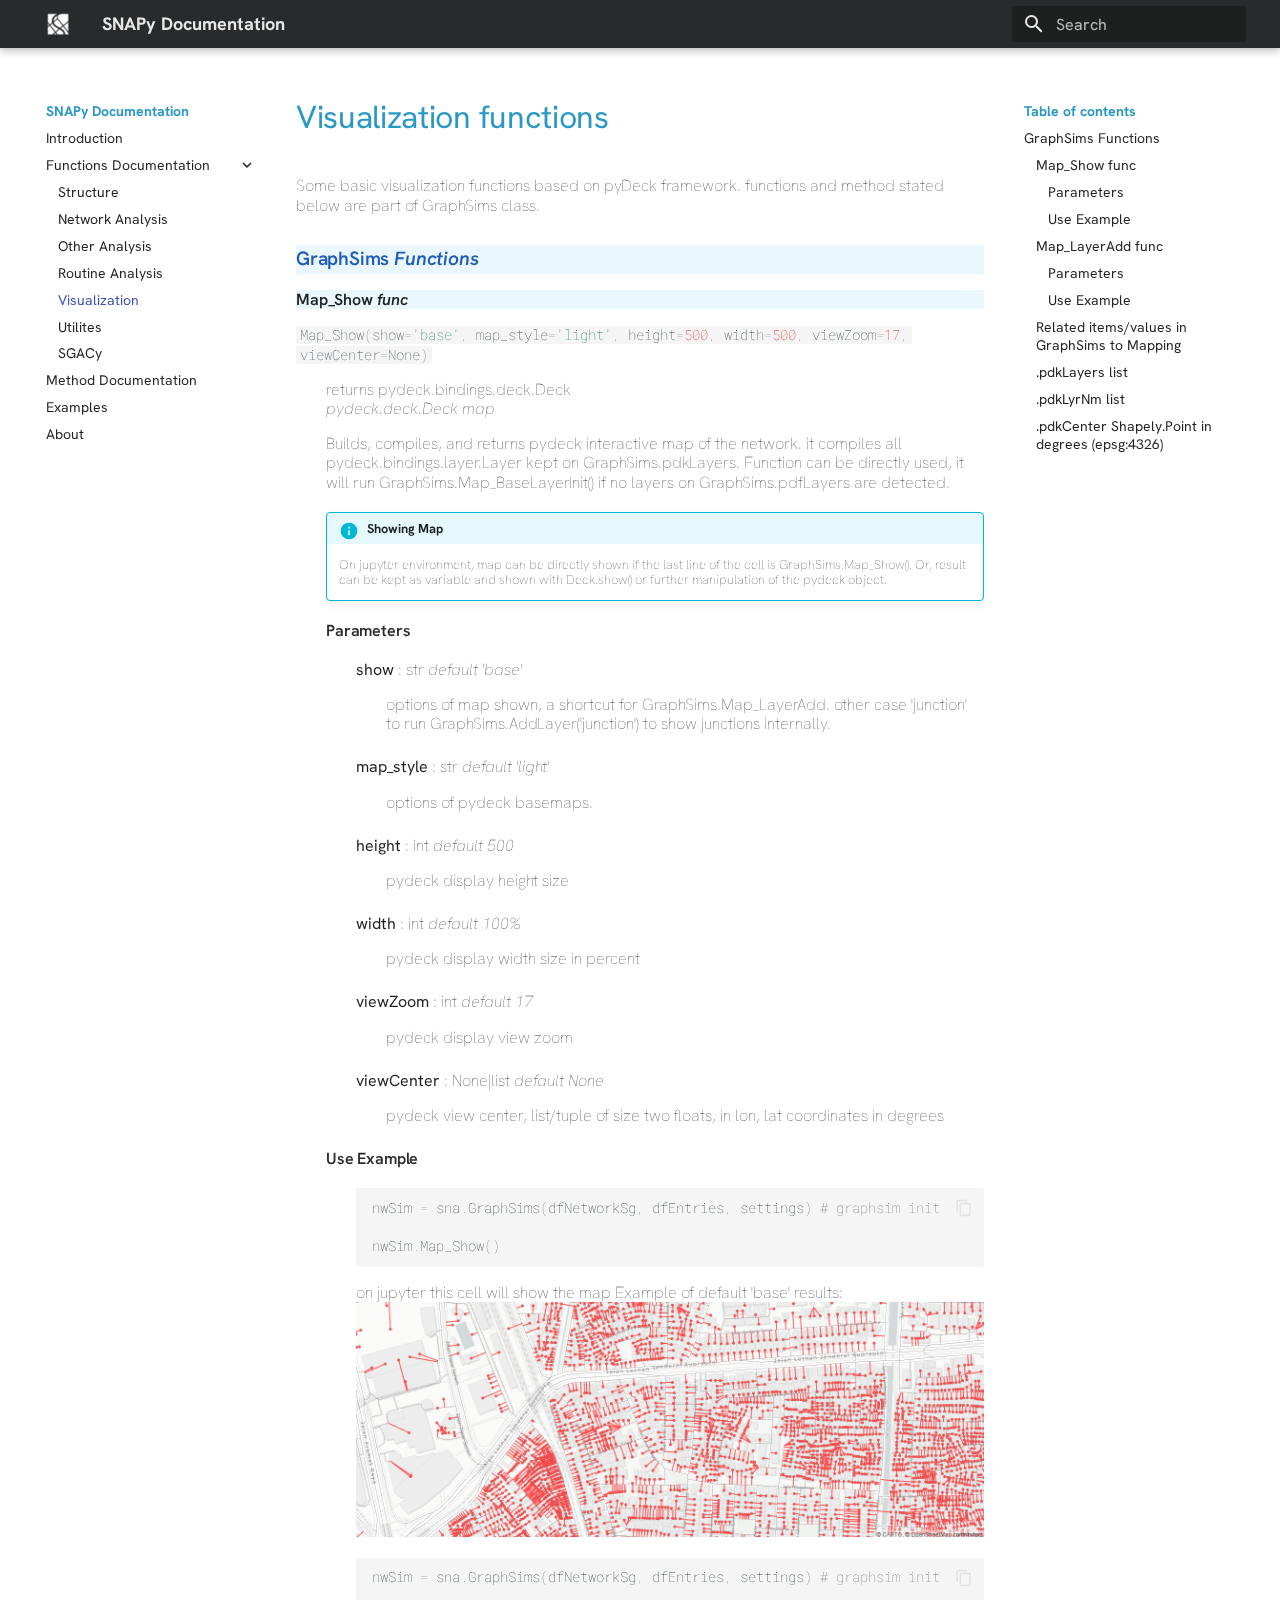
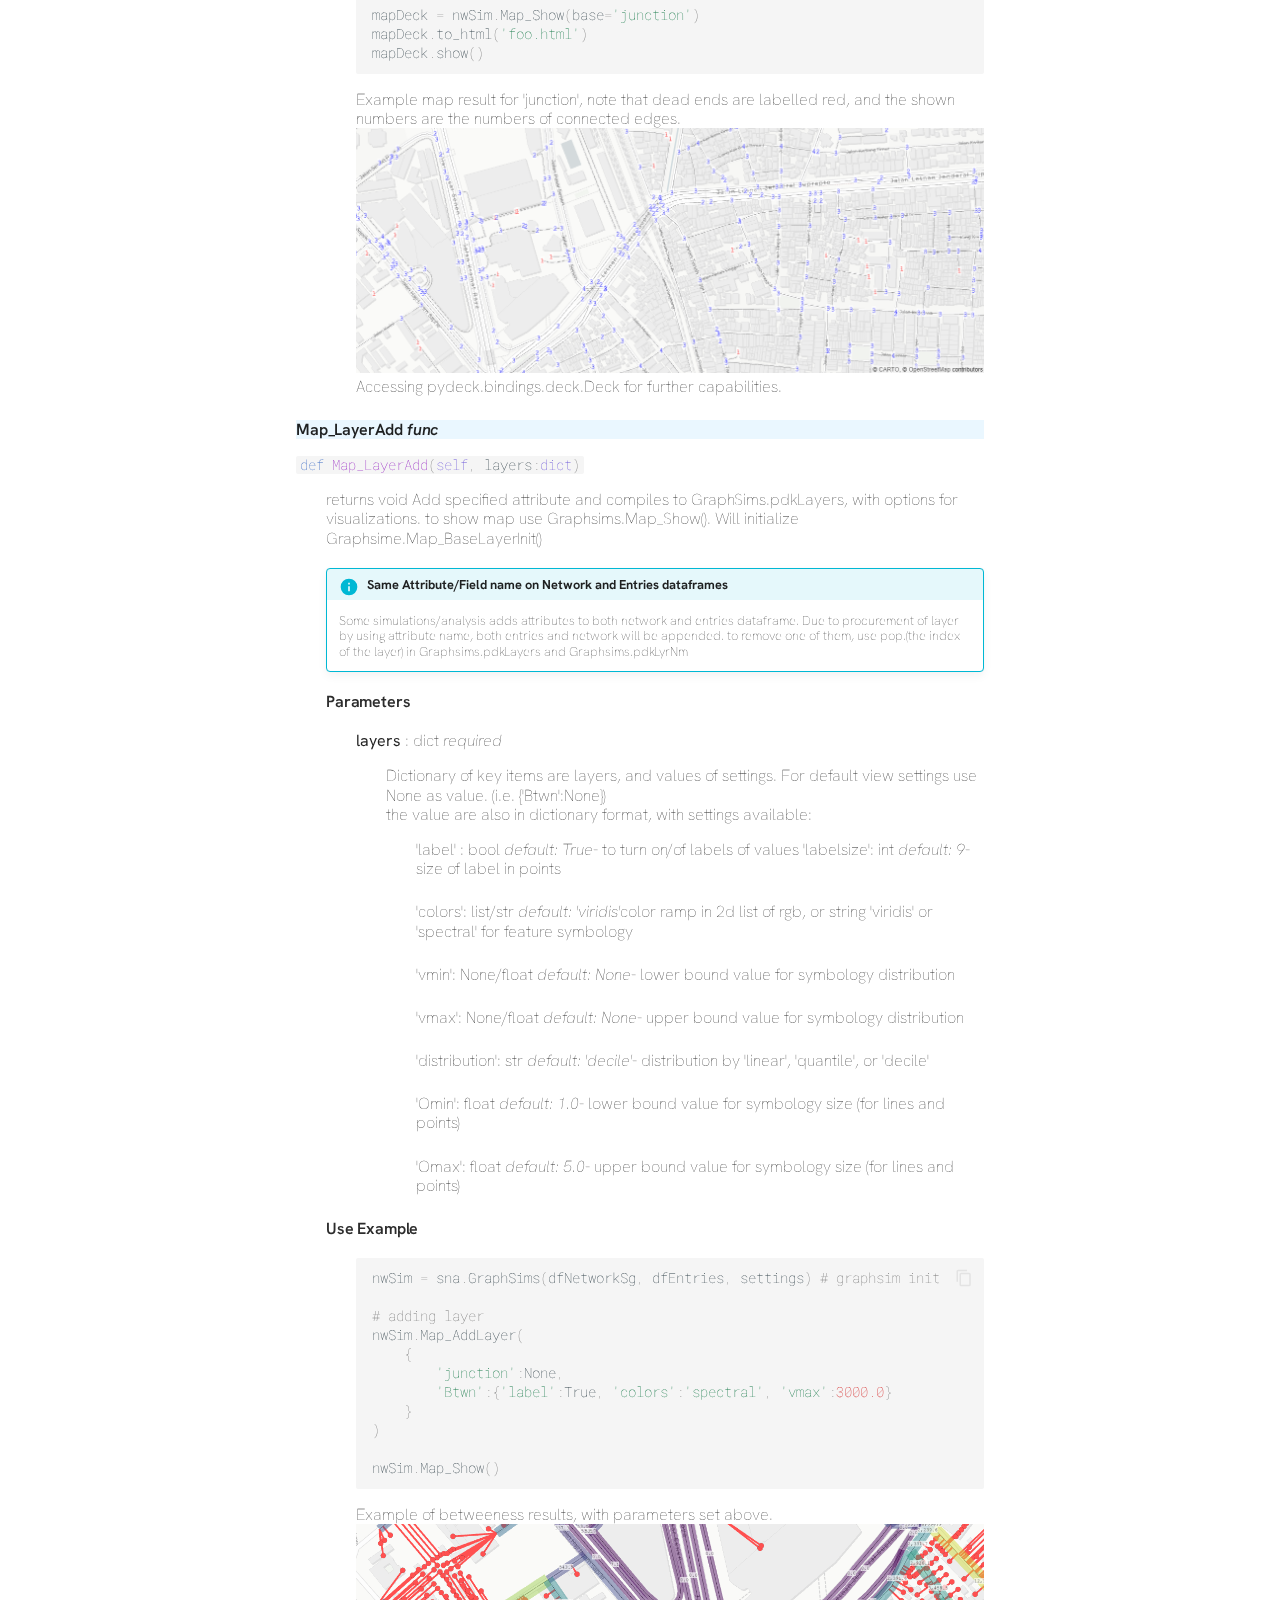
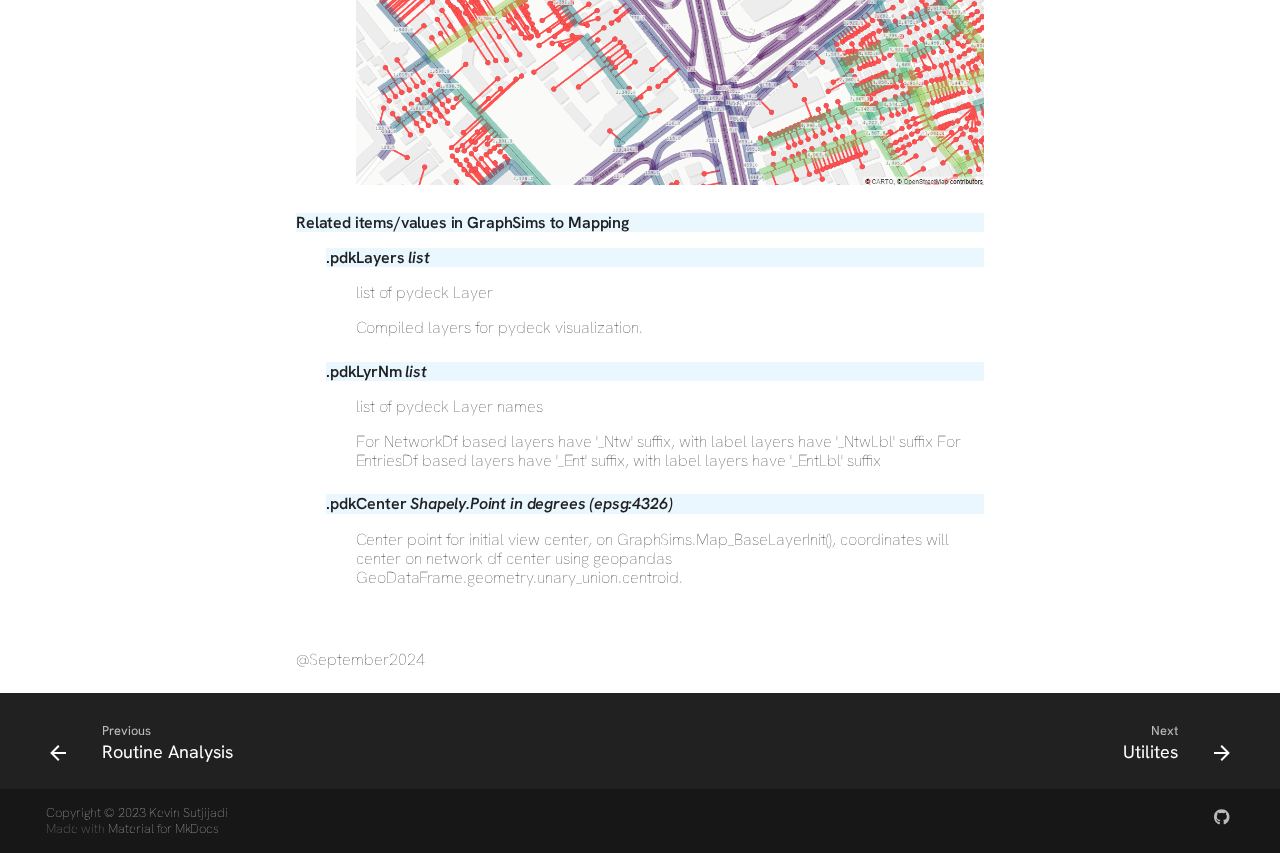
<file: Pages/func_vis/index.html>
<!doctype html>
<html lang="en" class="no-js">
  <head>
    
      <meta charset="utf-8">
      <meta name="viewport" content="width=device-width,initial-scale=1">
      
        <meta name="description" content="Spatial Network Analysis for Python Module">
      
      
      
      
        <link rel="prev" href="../func_routines/">
      
      
        <link rel="next" href="../func_ut/">
      
      
      <link rel="icon" href="../../assets/IconW_12.png">
      <meta name="generator" content="mkdocs-1.6.1, mkdocs-material-9.5.38">
    
    
      
        <title>Visualization - SNAPy Documentation</title>
      
    
    
      <link rel="stylesheet" href="../../assets/stylesheets/main.8c3ca2c6.min.css">
      
      


    
    
      
    
    
      
        
        
        <link rel="preconnect" href="https://fonts.gstatic.com" crossorigin>
        <link rel="stylesheet" href="https://fonts.googleapis.com/css?family=Hanken+Grotesk:300,300i,400,400i,700,700i%7CRoboto+Mono:400,400i,700,700i&display=fallback">
        <style>:root{--md-text-font:"Hanken Grotesk";--md-code-font:"Roboto Mono"}</style>
      
    
    
      <link rel="stylesheet" href="../../stylesheets/extra.css">
    
    <script>__md_scope=new URL("../..",location),__md_hash=e=>[...e].reduce(((e,_)=>(e<<5)-e+_.charCodeAt(0)),0),__md_get=(e,_=localStorage,t=__md_scope)=>JSON.parse(_.getItem(t.pathname+"."+e)),__md_set=(e,_,t=localStorage,a=__md_scope)=>{try{t.setItem(a.pathname+"."+e,JSON.stringify(_))}catch(e){}}</script>
    
      

    
    
    
  </head>
  
  
    <body dir="ltr">
  
    
    <input class="md-toggle" data-md-toggle="drawer" type="checkbox" id="__drawer" autocomplete="off">
    <input class="md-toggle" data-md-toggle="search" type="checkbox" id="__search" autocomplete="off">
    <label class="md-overlay" for="__drawer"></label>
    <div data-md-component="skip">
      
        
        <a href="#visualization-functions" class="md-skip">
          Skip to content
        </a>
      
    </div>
    <div data-md-component="announce">
      
    </div>
    
    
      

  

<header class="md-header md-header--shadow" data-md-component="header">
  <nav class="md-header__inner md-grid" aria-label="Header">
    <a href="../.." title="SNAPy Documentation" class="md-header__button md-logo" aria-label="SNAPy Documentation" data-md-component="logo">
      
  <img src="../../assets/IconW_64.png" alt="logo">

    </a>
    <label class="md-header__button md-icon" for="__drawer">
      
      <svg xmlns="http://www.w3.org/2000/svg" viewBox="0 0 24 24"><path d="M3 6h18v2H3zm0 5h18v2H3zm0 5h18v2H3z"/></svg>
    </label>
    <div class="md-header__title" data-md-component="header-title">
      <div class="md-header__ellipsis">
        <div class="md-header__topic">
          <span class="md-ellipsis">
            SNAPy Documentation
          </span>
        </div>
        <div class="md-header__topic" data-md-component="header-topic">
          <span class="md-ellipsis">
            
              Visualization
            
          </span>
        </div>
      </div>
    </div>
    
    
      <script>var palette=__md_get("__palette");if(palette&&palette.color){if("(prefers-color-scheme)"===palette.color.media){var media=matchMedia("(prefers-color-scheme: light)"),input=document.querySelector(media.matches?"[data-md-color-media='(prefers-color-scheme: light)']":"[data-md-color-media='(prefers-color-scheme: dark)']");palette.color.media=input.getAttribute("data-md-color-media"),palette.color.scheme=input.getAttribute("data-md-color-scheme"),palette.color.primary=input.getAttribute("data-md-color-primary"),palette.color.accent=input.getAttribute("data-md-color-accent")}for(var[key,value]of Object.entries(palette.color))document.body.setAttribute("data-md-color-"+key,value)}</script>
    
    
    
      <label class="md-header__button md-icon" for="__search">
        
        <svg xmlns="http://www.w3.org/2000/svg" viewBox="0 0 24 24"><path d="M9.5 3A6.5 6.5 0 0 1 16 9.5c0 1.61-.59 3.09-1.56 4.23l.27.27h.79l5 5-1.5 1.5-5-5v-.79l-.27-.27A6.52 6.52 0 0 1 9.5 16 6.5 6.5 0 0 1 3 9.5 6.5 6.5 0 0 1 9.5 3m0 2C7 5 5 7 5 9.5S7 14 9.5 14 14 12 14 9.5 12 5 9.5 5"/></svg>
      </label>
      <div class="md-search" data-md-component="search" role="dialog">
  <label class="md-search__overlay" for="__search"></label>
  <div class="md-search__inner" role="search">
    <form class="md-search__form" name="search">
      <input type="text" class="md-search__input" name="query" aria-label="Search" placeholder="Search" autocapitalize="off" autocorrect="off" autocomplete="off" spellcheck="false" data-md-component="search-query" required>
      <label class="md-search__icon md-icon" for="__search">
        
        <svg xmlns="http://www.w3.org/2000/svg" viewBox="0 0 24 24"><path d="M9.5 3A6.5 6.5 0 0 1 16 9.5c0 1.61-.59 3.09-1.56 4.23l.27.27h.79l5 5-1.5 1.5-5-5v-.79l-.27-.27A6.52 6.52 0 0 1 9.5 16 6.5 6.5 0 0 1 3 9.5 6.5 6.5 0 0 1 9.5 3m0 2C7 5 5 7 5 9.5S7 14 9.5 14 14 12 14 9.5 12 5 9.5 5"/></svg>
        
        <svg xmlns="http://www.w3.org/2000/svg" viewBox="0 0 24 24"><path d="M20 11v2H8l5.5 5.5-1.42 1.42L4.16 12l7.92-7.92L13.5 5.5 8 11z"/></svg>
      </label>
      <nav class="md-search__options" aria-label="Search">
        
        <button type="reset" class="md-search__icon md-icon" title="Clear" aria-label="Clear" tabindex="-1">
          
          <svg xmlns="http://www.w3.org/2000/svg" viewBox="0 0 24 24"><path d="M19 6.41 17.59 5 12 10.59 6.41 5 5 6.41 10.59 12 5 17.59 6.41 19 12 13.41 17.59 19 19 17.59 13.41 12z"/></svg>
        </button>
      </nav>
      
    </form>
    <div class="md-search__output">
      <div class="md-search__scrollwrap" tabindex="0" data-md-scrollfix>
        <div class="md-search-result" data-md-component="search-result">
          <div class="md-search-result__meta">
            Initializing search
          </div>
          <ol class="md-search-result__list" role="presentation"></ol>
        </div>
      </div>
    </div>
  </div>
</div>
    
    
  </nav>
  
</header>
    
    <div class="md-container" data-md-component="container">
      
      
        
          
        
      
      <main class="md-main" data-md-component="main">
        <div class="md-main__inner md-grid">
          
            
              
              <div class="md-sidebar md-sidebar--primary" data-md-component="sidebar" data-md-type="navigation" >
                <div class="md-sidebar__scrollwrap">
                  <div class="md-sidebar__inner">
                    



<nav class="md-nav md-nav--primary" aria-label="Navigation" data-md-level="0">
  <label class="md-nav__title" for="__drawer">
    <a href="../.." title="SNAPy Documentation" class="md-nav__button md-logo" aria-label="SNAPy Documentation" data-md-component="logo">
      
  <img src="../../assets/IconW_64.png" alt="logo">

    </a>
    SNAPy Documentation
  </label>
  
  <ul class="md-nav__list" data-md-scrollfix>
    
      
      
  
  
  
  
    <li class="md-nav__item">
      <a href="../.." class="md-nav__link">
        
  
  <span class="md-ellipsis">
    Introduction
  </span>
  

      </a>
    </li>
  

    
      
      
  
  
    
  
  
  
    
    
    
    
    <li class="md-nav__item md-nav__item--active md-nav__item--nested">
      
        
        
        <input class="md-nav__toggle md-toggle " type="checkbox" id="__nav_2" checked>
        
          
          <label class="md-nav__link" for="__nav_2" id="__nav_2_label" tabindex="0">
            
  
  <span class="md-ellipsis">
    Functions Documentation
  </span>
  

            <span class="md-nav__icon md-icon"></span>
          </label>
        
        <nav class="md-nav" data-md-level="1" aria-labelledby="__nav_2_label" aria-expanded="true">
          <label class="md-nav__title" for="__nav_2">
            <span class="md-nav__icon md-icon"></span>
            Functions Documentation
          </label>
          <ul class="md-nav__list" data-md-scrollfix>
            
              
                
  
  
  
  
    <li class="md-nav__item">
      <a href="../func_structure/" class="md-nav__link">
        
  
  <span class="md-ellipsis">
    Structure
  </span>
  

      </a>
    </li>
  

              
            
              
                
  
  
  
  
    <li class="md-nav__item">
      <a href="../func_na/" class="md-nav__link">
        
  
  <span class="md-ellipsis">
    Network Analysis
  </span>
  

      </a>
    </li>
  

              
            
              
                
  
  
  
  
    <li class="md-nav__item">
      <a href="../func_ca/" class="md-nav__link">
        
  
  <span class="md-ellipsis">
    Other Analysis
  </span>
  

      </a>
    </li>
  

              
            
              
                
  
  
  
  
    <li class="md-nav__item">
      <a href="../func_routines/" class="md-nav__link">
        
  
  <span class="md-ellipsis">
    Routine Analysis
  </span>
  

      </a>
    </li>
  

              
            
              
                
  
  
    
  
  
  
    <li class="md-nav__item md-nav__item--active">
      
      <input class="md-nav__toggle md-toggle" type="checkbox" id="__toc">
      
      
        
      
      
        <label class="md-nav__link md-nav__link--active" for="__toc">
          
  
  <span class="md-ellipsis">
    Visualization
  </span>
  

          <span class="md-nav__icon md-icon"></span>
        </label>
      
      <a href="./" class="md-nav__link md-nav__link--active">
        
  
  <span class="md-ellipsis">
    Visualization
  </span>
  

      </a>
      
        

<nav class="md-nav md-nav--secondary" aria-label="Table of contents">
  
  
  
    
  
  
    <label class="md-nav__title" for="__toc">
      <span class="md-nav__icon md-icon"></span>
      Table of contents
    </label>
    <ul class="md-nav__list" data-md-component="toc" data-md-scrollfix>
      
        <li class="md-nav__item">
  <a href="#graphsims-functions" class="md-nav__link">
    <span class="md-ellipsis">
      GraphSims Functions
    </span>
  </a>
  
    <nav class="md-nav" aria-label="GraphSims Functions">
      <ul class="md-nav__list">
        
          <li class="md-nav__item">
  <a href="#map_show-func" class="md-nav__link">
    <span class="md-ellipsis">
      Map_Show func
    </span>
  </a>
  
    <nav class="md-nav" aria-label="Map_Show func">
      <ul class="md-nav__list">
        
          <li class="md-nav__item">
  <a href="#parameters" class="md-nav__link">
    <span class="md-ellipsis">
      Parameters
    </span>
  </a>
  
</li>
        
          <li class="md-nav__item">
  <a href="#use-example" class="md-nav__link">
    <span class="md-ellipsis">
      Use Example
    </span>
  </a>
  
</li>
        
      </ul>
    </nav>
  
</li>
        
          <li class="md-nav__item">
  <a href="#map_layeradd-func" class="md-nav__link">
    <span class="md-ellipsis">
      Map_LayerAdd func
    </span>
  </a>
  
    <nav class="md-nav" aria-label="Map_LayerAdd func">
      <ul class="md-nav__list">
        
          <li class="md-nav__item">
  <a href="#parameters_1" class="md-nav__link">
    <span class="md-ellipsis">
      Parameters
    </span>
  </a>
  
</li>
        
          <li class="md-nav__item">
  <a href="#use-example_1" class="md-nav__link">
    <span class="md-ellipsis">
      Use Example
    </span>
  </a>
  
</li>
        
      </ul>
    </nav>
  
</li>
        
          <li class="md-nav__item">
  <a href="#related-itemsvalues-in-graphsims-to-mapping" class="md-nav__link">
    <span class="md-ellipsis">
      Related items/values in GraphSims to Mapping
    </span>
  </a>
  
</li>
        
          <li class="md-nav__item">
  <a href="#pdklayers-list" class="md-nav__link">
    <span class="md-ellipsis">
      .pdkLayers list
    </span>
  </a>
  
</li>
        
          <li class="md-nav__item">
  <a href="#pdklyrnm-list" class="md-nav__link">
    <span class="md-ellipsis">
      .pdkLyrNm list
    </span>
  </a>
  
</li>
        
          <li class="md-nav__item">
  <a href="#pdkcenter-shapelypoint-in-degrees-epsg4326" class="md-nav__link">
    <span class="md-ellipsis">
      .pdkCenter Shapely.Point in degrees (epsg:4326)
    </span>
  </a>
  
</li>
        
      </ul>
    </nav>
  
</li>
      
    </ul>
  
</nav>
      
    </li>
  

              
            
              
                
  
  
  
  
    <li class="md-nav__item">
      <a href="../func_ut/" class="md-nav__link">
        
  
  <span class="md-ellipsis">
    Utilites
  </span>
  

      </a>
    </li>
  

              
            
              
                
  
  
  
  
    <li class="md-nav__item">
      <a href="../SGACy/" class="md-nav__link">
        
  
  <span class="md-ellipsis">
    SGACy
  </span>
  

      </a>
    </li>
  

              
            
          </ul>
        </nav>
      
    </li>
  

    
      
      
  
  
  
  
    <li class="md-nav__item">
      <a href="../methods/" class="md-nav__link">
        
  
  <span class="md-ellipsis">
    Method Documentation
  </span>
  

      </a>
    </li>
  

    
      
      
  
  
  
  
    <li class="md-nav__item">
      <a href="../smpl/" class="md-nav__link">
        
  
  <span class="md-ellipsis">
    Examples
  </span>
  

      </a>
    </li>
  

    
      
      
  
  
  
  
    <li class="md-nav__item">
      <a href="../about/" class="md-nav__link">
        
  
  <span class="md-ellipsis">
    About
  </span>
  

      </a>
    </li>
  

    
  </ul>
</nav>
                  </div>
                </div>
              </div>
            
            
              
              <div class="md-sidebar md-sidebar--secondary" data-md-component="sidebar" data-md-type="toc" >
                <div class="md-sidebar__scrollwrap">
                  <div class="md-sidebar__inner">
                    

<nav class="md-nav md-nav--secondary" aria-label="Table of contents">
  
  
  
    
  
  
    <label class="md-nav__title" for="__toc">
      <span class="md-nav__icon md-icon"></span>
      Table of contents
    </label>
    <ul class="md-nav__list" data-md-component="toc" data-md-scrollfix>
      
        <li class="md-nav__item">
  <a href="#graphsims-functions" class="md-nav__link">
    <span class="md-ellipsis">
      GraphSims Functions
    </span>
  </a>
  
    <nav class="md-nav" aria-label="GraphSims Functions">
      <ul class="md-nav__list">
        
          <li class="md-nav__item">
  <a href="#map_show-func" class="md-nav__link">
    <span class="md-ellipsis">
      Map_Show func
    </span>
  </a>
  
    <nav class="md-nav" aria-label="Map_Show func">
      <ul class="md-nav__list">
        
          <li class="md-nav__item">
  <a href="#parameters" class="md-nav__link">
    <span class="md-ellipsis">
      Parameters
    </span>
  </a>
  
</li>
        
          <li class="md-nav__item">
  <a href="#use-example" class="md-nav__link">
    <span class="md-ellipsis">
      Use Example
    </span>
  </a>
  
</li>
        
      </ul>
    </nav>
  
</li>
        
          <li class="md-nav__item">
  <a href="#map_layeradd-func" class="md-nav__link">
    <span class="md-ellipsis">
      Map_LayerAdd func
    </span>
  </a>
  
    <nav class="md-nav" aria-label="Map_LayerAdd func">
      <ul class="md-nav__list">
        
          <li class="md-nav__item">
  <a href="#parameters_1" class="md-nav__link">
    <span class="md-ellipsis">
      Parameters
    </span>
  </a>
  
</li>
        
          <li class="md-nav__item">
  <a href="#use-example_1" class="md-nav__link">
    <span class="md-ellipsis">
      Use Example
    </span>
  </a>
  
</li>
        
      </ul>
    </nav>
  
</li>
        
          <li class="md-nav__item">
  <a href="#related-itemsvalues-in-graphsims-to-mapping" class="md-nav__link">
    <span class="md-ellipsis">
      Related items/values in GraphSims to Mapping
    </span>
  </a>
  
</li>
        
          <li class="md-nav__item">
  <a href="#pdklayers-list" class="md-nav__link">
    <span class="md-ellipsis">
      .pdkLayers list
    </span>
  </a>
  
</li>
        
          <li class="md-nav__item">
  <a href="#pdklyrnm-list" class="md-nav__link">
    <span class="md-ellipsis">
      .pdkLyrNm list
    </span>
  </a>
  
</li>
        
          <li class="md-nav__item">
  <a href="#pdkcenter-shapelypoint-in-degrees-epsg4326" class="md-nav__link">
    <span class="md-ellipsis">
      .pdkCenter Shapely.Point in degrees (epsg:4326)
    </span>
  </a>
  
</li>
        
      </ul>
    </nav>
  
</li>
      
    </ul>
  
</nav>
                  </div>
                </div>
              </div>
            
          
          
            <div class="md-content" data-md-component="content">
              <article class="md-content__inner md-typeset">
                
                  


<h1 id="visualization-functions">Visualization functions</h1>
<p>Some basic visualization functions based on pyDeck framework. functions and method stated below are part of GraphSims class.</p>
<h3 id="graphsims-functions">GraphSims <i>Functions</i></h3>
<h4 id="map_show-func">Map_Show <i> func </i></h4>
<dl>
<dt><code class="language-python highlight"><span class="n">Map_Show</span><span class="p">(</span><span class="n">show</span><span class="o">=</span><span class="s1">&#39;base&#39;</span><span class="p">,</span> <span class="n">map_style</span><span class="o">=</span><span class="s1">&#39;light&#39;</span><span class="p">,</span> <span class="n">height</span><span class="o">=</span><span class="mi">500</span><span class="p">,</span> <span class="n">width</span><span class="o">=</span><span class="mi">500</span><span class="p">,</span> <span class="n">viewZoom</span><span class="o">=</span><span class="mi">17</span><span class="p">,</span> <span class="n">viewCenter</span><span class="o">=</span><span class="kc">None</span><span class="p">)</span></code></dt>
<dd>
<p>returns pydeck.bindings.deck.Deck<br>
<i>pydeck.deck.Deck map</i></p>
<p>Builds, compiles, and returns pydeck interactive map of the network. it compiles all pydeck.bindings.layer.Layer kept on GraphSims.pdkLayers. Function can be directly used, it will run GraphSims.Map_BaseLayerInit() if no layers on GraphSims.pdfLayers are detected.</p>
<div class="admonition info">
<p class="admonition-title">Showing Map</p>
<p>On jupyter environment, map can be directly shown if the last line of the cell is GraphSims.Map_Show(). Or, result can be kept as variable and shown with Deck.show() or further manipulation of the pydeck object.</p>
</div>
<h5 id="parameters">Parameters</h5>
<dl>
<dd>
<dl>
<dt><b>show</b> : str <i>default 'base'</i></dt>
<dd>options of map shown, a shortcut for GraphSims.Map_LayerAdd.
other case 'junction' to run GraphSims.AddLayer('junction') to show junctions internally.</dd>
</dl>
</dd>
<dd>
<dl>
<dt><b>map_style</b> : str <i>default 'light'</i></dt>
<dd>options of pydeck basemaps.</dd>
</dl>
</dd>
<dd>
<dl>
<dt><b>height</b> : int <i>default 500</i></dt>
<dd>pydeck display height size</dd>
</dl>
</dd>
<dd>
<dl>
<dt><b>width</b> : int <i>default 100%</i></dt>
<dd>pydeck display width size in percent</dd>
</dl>
</dd>
<dd>
<dl>
<dt><b>viewZoom</b> : int <i>default 17</i></dt>
<dd>pydeck display view zoom</dd>
</dl>
</dd>
<dd>
<dl>
<dt><b>viewCenter</b> : None|list <i>default None</i></dt>
<dd>pydeck view center, list/tuple of size two floats, in lon, lat coordinates in degrees</dd>
</dl>
</dd>
</dl>
<h5 id="use-example">Use Example</h5>
<dl>
<dd><div class="language-python highlight"><pre><span></span><code><span id="__span-0-1"><a id="__codelineno-0-1" name="__codelineno-0-1" href="#__codelineno-0-1"></a><span class="n">nwSim</span> <span class="o">=</span> <span class="n">sna</span><span class="o">.</span><span class="n">GraphSims</span><span class="p">(</span><span class="n">dfNetworkSg</span><span class="p">,</span> <span class="n">dfEntries</span><span class="p">,</span> <span class="n">settings</span><span class="p">)</span> <span class="c1"># graphsim init</span>
</span><span id="__span-0-2"><a id="__codelineno-0-2" name="__codelineno-0-2" href="#__codelineno-0-2"></a>
</span><span id="__span-0-3"><a id="__codelineno-0-3" name="__codelineno-0-3" href="#__codelineno-0-3"></a><span class="n">nwSim</span><span class="o">.</span><span class="n">Map_Show</span><span class="p">()</span>
</span></code></pre></div>
on jupyter this cell will show the map
Example of default 'base' results:
<img src="../../assets/mapshow_jakpus1.png" width=100%/><br>
<div class="language-python highlight"><pre><span></span><code><span id="__span-1-1"><a id="__codelineno-1-1" name="__codelineno-1-1" href="#__codelineno-1-1"></a><span class="n">nwSim</span> <span class="o">=</span> <span class="n">sna</span><span class="o">.</span><span class="n">GraphSims</span><span class="p">(</span><span class="n">dfNetworkSg</span><span class="p">,</span> <span class="n">dfEntries</span><span class="p">,</span> <span class="n">settings</span><span class="p">)</span> <span class="c1"># graphsim init</span>
</span><span id="__span-1-2"><a id="__codelineno-1-2" name="__codelineno-1-2" href="#__codelineno-1-2"></a>
</span><span id="__span-1-3"><a id="__codelineno-1-3" name="__codelineno-1-3" href="#__codelineno-1-3"></a><span class="n">mapDeck</span> <span class="o">=</span> <span class="n">nwSim</span><span class="o">.</span><span class="n">Map_Show</span><span class="p">(</span><span class="n">base</span><span class="o">=</span><span class="s1">&#39;junction&#39;</span><span class="p">)</span>
</span><span id="__span-1-4"><a id="__codelineno-1-4" name="__codelineno-1-4" href="#__codelineno-1-4"></a><span class="n">mapDeck</span><span class="o">.</span><span class="n">to_html</span><span class="p">(</span><span class="s1">&#39;foo.html&#39;</span><span class="p">)</span>
</span><span id="__span-1-5"><a id="__codelineno-1-5" name="__codelineno-1-5" href="#__codelineno-1-5"></a><span class="n">mapDeck</span><span class="o">.</span><span class="n">show</span><span class="p">()</span>
</span></code></pre></div>
Example map result for 'junction', note that dead ends are labelled red, and the shown numbers are the numbers of connected edges.
<img src="../../assets/mapshow_jakpus2.png" width=100%/><br>
Accessing pydeck.bindings.deck.Deck for further capabilities.</dd>
</dl>
</dd>
</dl>
<h4 id="map_layeradd-func">Map_LayerAdd <i> func </i></h4>
<dl>
<dt><code class="language-python highlight"><span class="k">def</span> <span class="nf">Map_LayerAdd</span><span class="p">(</span><span class="bp">self</span><span class="p">,</span> <span class="n">layers</span><span class="p">:</span><span class="nb">dict</span><span class="p">)</span></code></dt>
<dd>
<p>returns void
Add specified attribute and compiles to GraphSims.pdkLayers, with options for visualizations. to show map use Graphsims.Map_Show(). Will initialize Graphsime.Map_BaseLayerInit()</p>
<div class="admonition info">
<p class="admonition-title">Same Attribute/Field name on Network and Entries dataframes</p>
<p>Some simulations/analysis adds attributes to both network and entries dataframe. Due to procurement of layer by using attribute name, both entries and network will be appended. to remove one of them, use pop.(the index of the layer) in Graphsims.pdkLayers and Graphsims.pdkLyrNm</p>
</div>
<h5 id="parameters_1">Parameters</h5>
<dl>
<dd>
<dl>
<dt><b>layers</b> : dict <i>required</i></dt>
<dd>
<dl>
<dt>Dictionary of key items are layers, and values of settings. For default view settings use None as value. (i.e. {'Btwn':None})</dt>
<dt>the value are also in dictionary format, with settings available:</dt>
<dd>'label' : bool <i>default: True</i>- to turn on/of labels of values
'labelsize': int <i>default: 9</i>- size of label in points</dd>
<dd>'colors': list/str <i>default: 'viridis'</i>color ramp in 2d list of rgb, or string 'viridis' or 'spectral' for feature symbology</dd>
<dd>'vmin': None/float <i>default: None</i>- lower bound value for symbology distribution</dd>
<dd>'vmax': None/float <i>default: None</i>- upper bound value for symbology distribution</dd>
<dd>'distribution': str <i>default: 'decile'</i>- distribution by 'linear', 'quantile', or 'decile'</dd>
<dd>'Omin': float <i>default: 1.0</i>- lower bound value for symbology size (for lines and points)</dd>
<dd>'Omax': float <i>default: 5.0</i>- upper bound value for symbology size (for lines and points)</dd>
</dl>
</dd>
</dl>
</dd>
</dl>
<h5 id="use-example_1">Use Example</h5>
<dl>
<dd><div class="language-python highlight"><pre><span></span><code><span id="__span-2-1"><a id="__codelineno-2-1" name="__codelineno-2-1" href="#__codelineno-2-1"></a><span class="n">nwSim</span> <span class="o">=</span> <span class="n">sna</span><span class="o">.</span><span class="n">GraphSims</span><span class="p">(</span><span class="n">dfNetworkSg</span><span class="p">,</span> <span class="n">dfEntries</span><span class="p">,</span> <span class="n">settings</span><span class="p">)</span> <span class="c1"># graphsim init</span>
</span><span id="__span-2-2"><a id="__codelineno-2-2" name="__codelineno-2-2" href="#__codelineno-2-2"></a>
</span><span id="__span-2-3"><a id="__codelineno-2-3" name="__codelineno-2-3" href="#__codelineno-2-3"></a><span class="c1"># adding layer</span>
</span><span id="__span-2-4"><a id="__codelineno-2-4" name="__codelineno-2-4" href="#__codelineno-2-4"></a><span class="n">nwSim</span><span class="o">.</span><span class="n">Map_AddLayer</span><span class="p">(</span>
</span><span id="__span-2-5"><a id="__codelineno-2-5" name="__codelineno-2-5" href="#__codelineno-2-5"></a>    <span class="p">{</span>
</span><span id="__span-2-6"><a id="__codelineno-2-6" name="__codelineno-2-6" href="#__codelineno-2-6"></a>        <span class="s1">&#39;junction&#39;</span><span class="p">:</span><span class="kc">None</span><span class="p">,</span>
</span><span id="__span-2-7"><a id="__codelineno-2-7" name="__codelineno-2-7" href="#__codelineno-2-7"></a>        <span class="s1">&#39;Btwn&#39;</span><span class="p">:{</span><span class="s1">&#39;label&#39;</span><span class="p">:</span><span class="kc">True</span><span class="p">,</span> <span class="s1">&#39;colors&#39;</span><span class="p">:</span><span class="s1">&#39;spectral&#39;</span><span class="p">,</span> <span class="s1">&#39;vmax&#39;</span><span class="p">:</span><span class="mf">3000.0</span><span class="p">}</span>
</span><span id="__span-2-8"><a id="__codelineno-2-8" name="__codelineno-2-8" href="#__codelineno-2-8"></a>    <span class="p">}</span>
</span><span id="__span-2-9"><a id="__codelineno-2-9" name="__codelineno-2-9" href="#__codelineno-2-9"></a><span class="p">)</span>
</span><span id="__span-2-10"><a id="__codelineno-2-10" name="__codelineno-2-10" href="#__codelineno-2-10"></a>
</span><span id="__span-2-11"><a id="__codelineno-2-11" name="__codelineno-2-11" href="#__codelineno-2-11"></a><span class="n">nwSim</span><span class="o">.</span><span class="n">Map_Show</span><span class="p">()</span>
</span></code></pre></div>
Example of betweeness results, with parameters set above.
<img src="../../assets/mapshow_jakpus3.png" width=100%/><br></dd>
</dl>
</dd>
</dl>
<h4 id="related-itemsvalues-in-graphsims-to-mapping">Related items/values in GraphSims to Mapping</h4>
<dl>
<dd>
<h4 id="pdklayers-list">.pdkLayers <i> list </i></h4>
<dl>
<dd>
<p>list of pydeck Layer</p>
<p>Compiled layers for pydeck visualization.</p>
</dd>
</dl>
</dd>
<dd>
<h4 id="pdklyrnm-list">.pdkLyrNm <i> list </i></h4>
<dl>
<dd>
<p>list of pydeck Layer names</p>
<p>For NetworkDf based layers have '_Ntw' suffix, with label layers have '_NtwLbl' suffix
For EntriesDf based layers have '_Ent' suffix, with label layers have '_EntLbl' suffix </p>
</dd>
</dl>
</dd>
<dd>
<h4 id="pdkcenter-shapelypoint-in-degrees-epsg4326">.pdkCenter <i> Shapely.Point in degrees (epsg:4326) </i></h4>
<dl>
<dd>Center point for initial view center, on GraphSims.Map_BaseLayerInit(), coordinates will center on network df center using geopandas GeoDataFrame.geometry.unary_union.centroid. </dd>
</dl>
</dd>
</dl>
<p><br><br>
@September2024</p>







  
  






                
              </article>
            </div>
          
          
<script>var target=document.getElementById(location.hash.slice(1));target&&target.name&&(target.checked=target.name.startsWith("__tabbed_"))</script>
        </div>
        
      </main>
      
        <footer class="md-footer">
  
    
      
      <nav class="md-footer__inner md-grid" aria-label="Footer" >
        
          
          <a href="../func_routines/" class="md-footer__link md-footer__link--prev" aria-label="Previous: Routine Analysis">
            <div class="md-footer__button md-icon">
              
              <svg xmlns="http://www.w3.org/2000/svg" viewBox="0 0 24 24"><path d="M20 11v2H8l5.5 5.5-1.42 1.42L4.16 12l7.92-7.92L13.5 5.5 8 11z"/></svg>
            </div>
            <div class="md-footer__title">
              <span class="md-footer__direction">
                Previous
              </span>
              <div class="md-ellipsis">
                Routine Analysis
              </div>
            </div>
          </a>
        
        
          
          <a href="../func_ut/" class="md-footer__link md-footer__link--next" aria-label="Next: Utilites">
            <div class="md-footer__title">
              <span class="md-footer__direction">
                Next
              </span>
              <div class="md-ellipsis">
                Utilites
              </div>
            </div>
            <div class="md-footer__button md-icon">
              
              <svg xmlns="http://www.w3.org/2000/svg" viewBox="0 0 24 24"><path d="M4 11v2h12l-5.5 5.5 1.42 1.42L19.84 12l-7.92-7.92L10.5 5.5 16 11z"/></svg>
            </div>
          </a>
        
      </nav>
    
  
  <div class="md-footer-meta md-typeset">
    <div class="md-footer-meta__inner md-grid">
      <div class="md-copyright">
  
    <div class="md-copyright__highlight">
      Copyright &copy; 2023 Kevin Sutjijadi
    </div>
  
  
    Made with
    <a href="https://squidfunk.github.io/mkdocs-material/" target="_blank" rel="noopener">
      Material for MkDocs
    </a>
  
</div>
      
        <div class="md-social">
  
    
    
    
    
      
      
    
    <a href="https://github.com/kevinsutjijadi/SNAPy" target="_blank" rel="noopener" title="github.com" class="md-social__link">
      <svg xmlns="http://www.w3.org/2000/svg" viewBox="0 0 496 512"><!--! Font Awesome Free 6.6.0 by @fontawesome - https://fontawesome.com License - https://fontawesome.com/license/free (Icons: CC BY 4.0, Fonts: SIL OFL 1.1, Code: MIT License) Copyright 2024 Fonticons, Inc.--><path d="M165.9 397.4c0 2-2.3 3.6-5.2 3.6-3.3.3-5.6-1.3-5.6-3.6 0-2 2.3-3.6 5.2-3.6 3-.3 5.6 1.3 5.6 3.6m-31.1-4.5c-.7 2 1.3 4.3 4.3 4.9 2.6 1 5.6 0 6.2-2s-1.3-4.3-4.3-5.2c-2.6-.7-5.5.3-6.2 2.3m44.2-1.7c-2.9.7-4.9 2.6-4.6 4.9.3 2 2.9 3.3 5.9 2.6 2.9-.7 4.9-2.6 4.6-4.6-.3-1.9-3-3.2-5.9-2.9M244.8 8C106.1 8 0 113.3 0 252c0 110.9 69.8 205.8 169.5 239.2 12.8 2.3 17.3-5.6 17.3-12.1 0-6.2-.3-40.4-.3-61.4 0 0-70 15-84.7-29.8 0 0-11.4-29.1-27.8-36.6 0 0-22.9-15.7 1.6-15.4 0 0 24.9 2 38.6 25.8 21.9 38.6 58.6 27.5 72.9 20.9 2.3-16 8.8-27.1 16-33.7-55.9-6.2-112.3-14.3-112.3-110.5 0-27.5 7.6-41.3 23.6-58.9-2.6-6.5-11.1-33.3 2.6-67.9 20.9-6.5 69 27 69 27 20-5.6 41.5-8.5 62.8-8.5s42.8 2.9 62.8 8.5c0 0 48.1-33.6 69-27 13.7 34.7 5.2 61.4 2.6 67.9 16 17.7 25.8 31.5 25.8 58.9 0 96.5-58.9 104.2-114.8 110.5 9.2 7.9 17 22.9 17 46.4 0 33.7-.3 75.4-.3 83.6 0 6.5 4.6 14.4 17.3 12.1C428.2 457.8 496 362.9 496 252 496 113.3 383.5 8 244.8 8M97.2 352.9c-1.3 1-1 3.3.7 5.2 1.6 1.6 3.9 2.3 5.2 1 1.3-1 1-3.3-.7-5.2-1.6-1.6-3.9-2.3-5.2-1m-10.8-8.1c-.7 1.3.3 2.9 2.3 3.9 1.6 1 3.6.7 4.3-.7.7-1.3-.3-2.9-2.3-3.9-2-.6-3.6-.3-4.3.7m32.4 35.6c-1.6 1.3-1 4.3 1.3 6.2 2.3 2.3 5.2 2.6 6.5 1 1.3-1.3.7-4.3-1.3-6.2-2.2-2.3-5.2-2.6-6.5-1m-11.4-14.7c-1.6 1-1.6 3.6 0 5.9s4.3 3.3 5.6 2.3c1.6-1.3 1.6-3.9 0-6.2-1.4-2.3-4-3.3-5.6-2"/></svg>
    </a>
  
</div>
      
    </div>
  </div>
</footer>
      
    </div>
    <div class="md-dialog" data-md-component="dialog">
      <div class="md-dialog__inner md-typeset"></div>
    </div>
    
    
    <script id="__config" type="application/json">{"base": "../..", "features": ["content.code.copy", "content.code.select", "navigation.footer"], "search": "../../assets/javascripts/workers/search.6ce7567c.min.js", "translations": {"clipboard.copied": "Copied to clipboard", "clipboard.copy": "Copy to clipboard", "search.result.more.one": "1 more on this page", "search.result.more.other": "# more on this page", "search.result.none": "No matching documents", "search.result.one": "1 matching document", "search.result.other": "# matching documents", "search.result.placeholder": "Type to start searching", "search.result.term.missing": "Missing", "select.version": "Select version"}}</script>
    
    
      <script src="../../assets/javascripts/bundle.d6f25eb3.min.js"></script>
      
    
  </body>
</html>
</file>
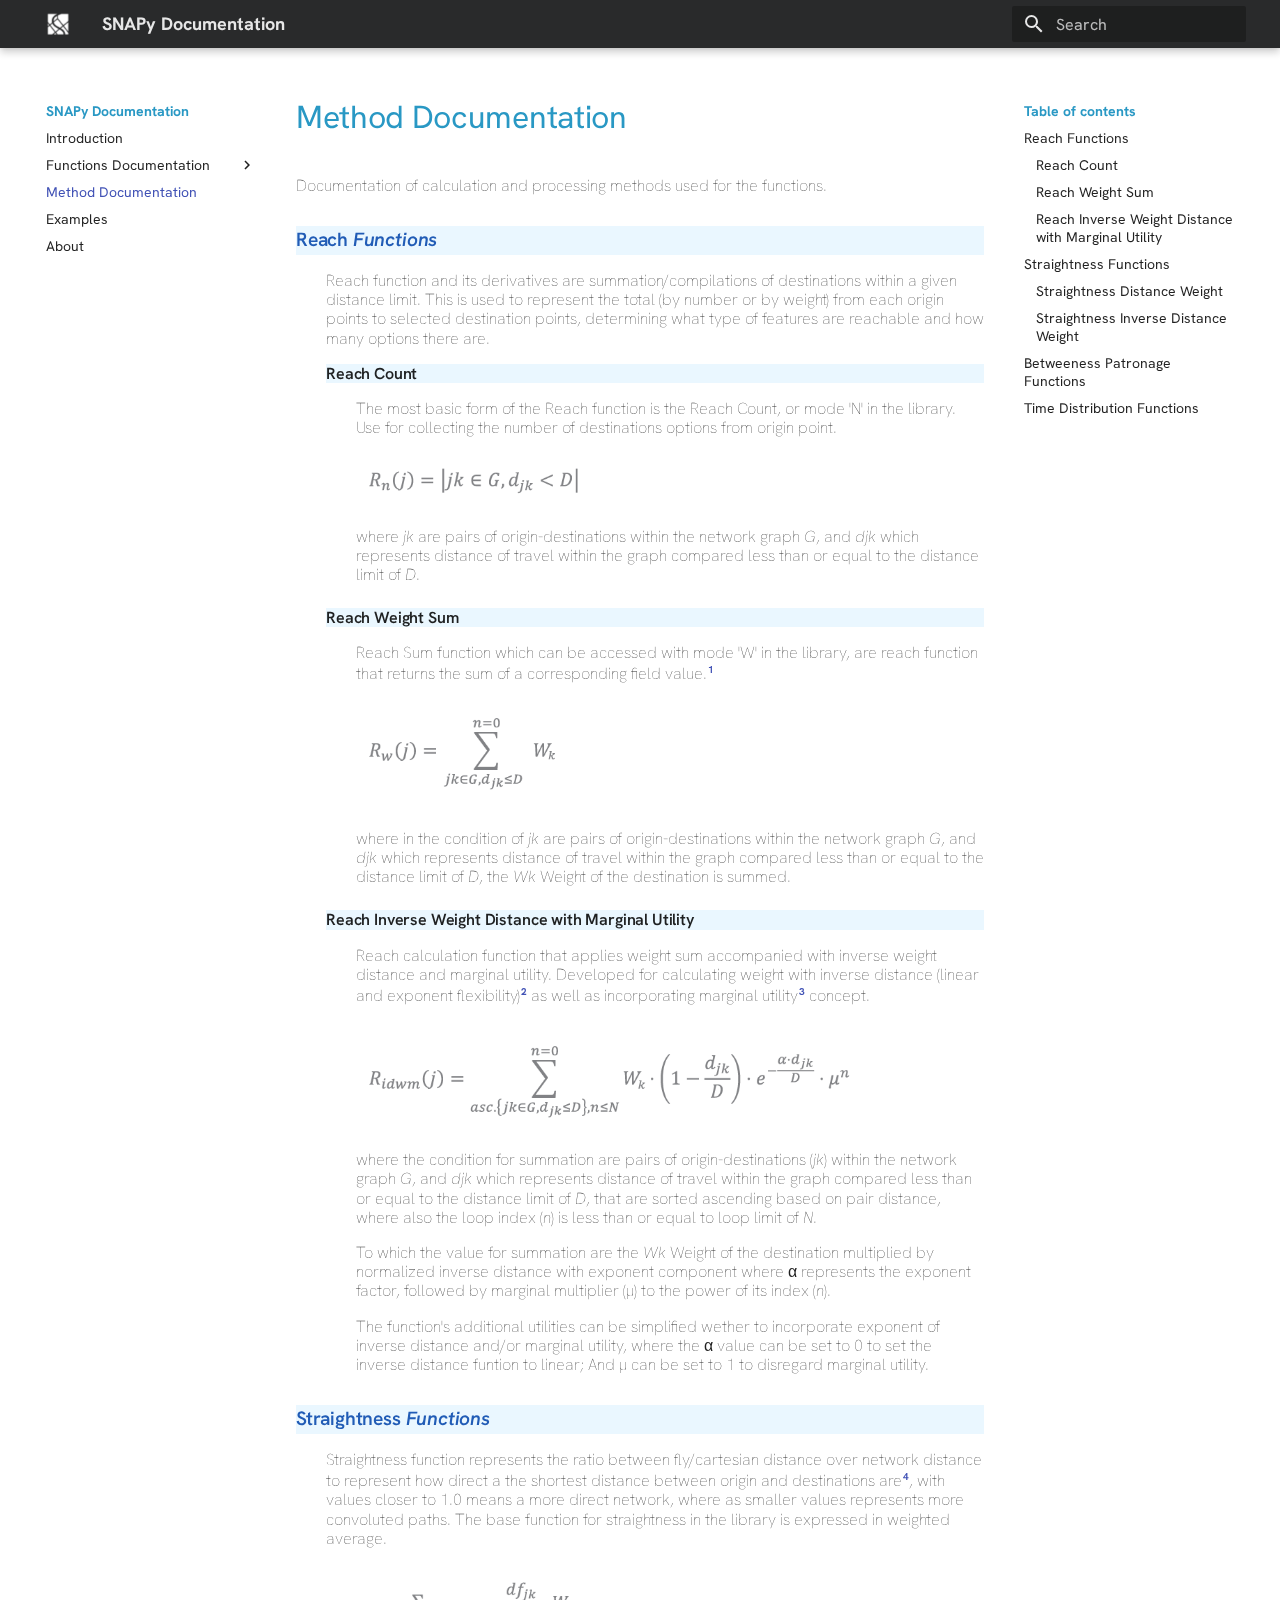
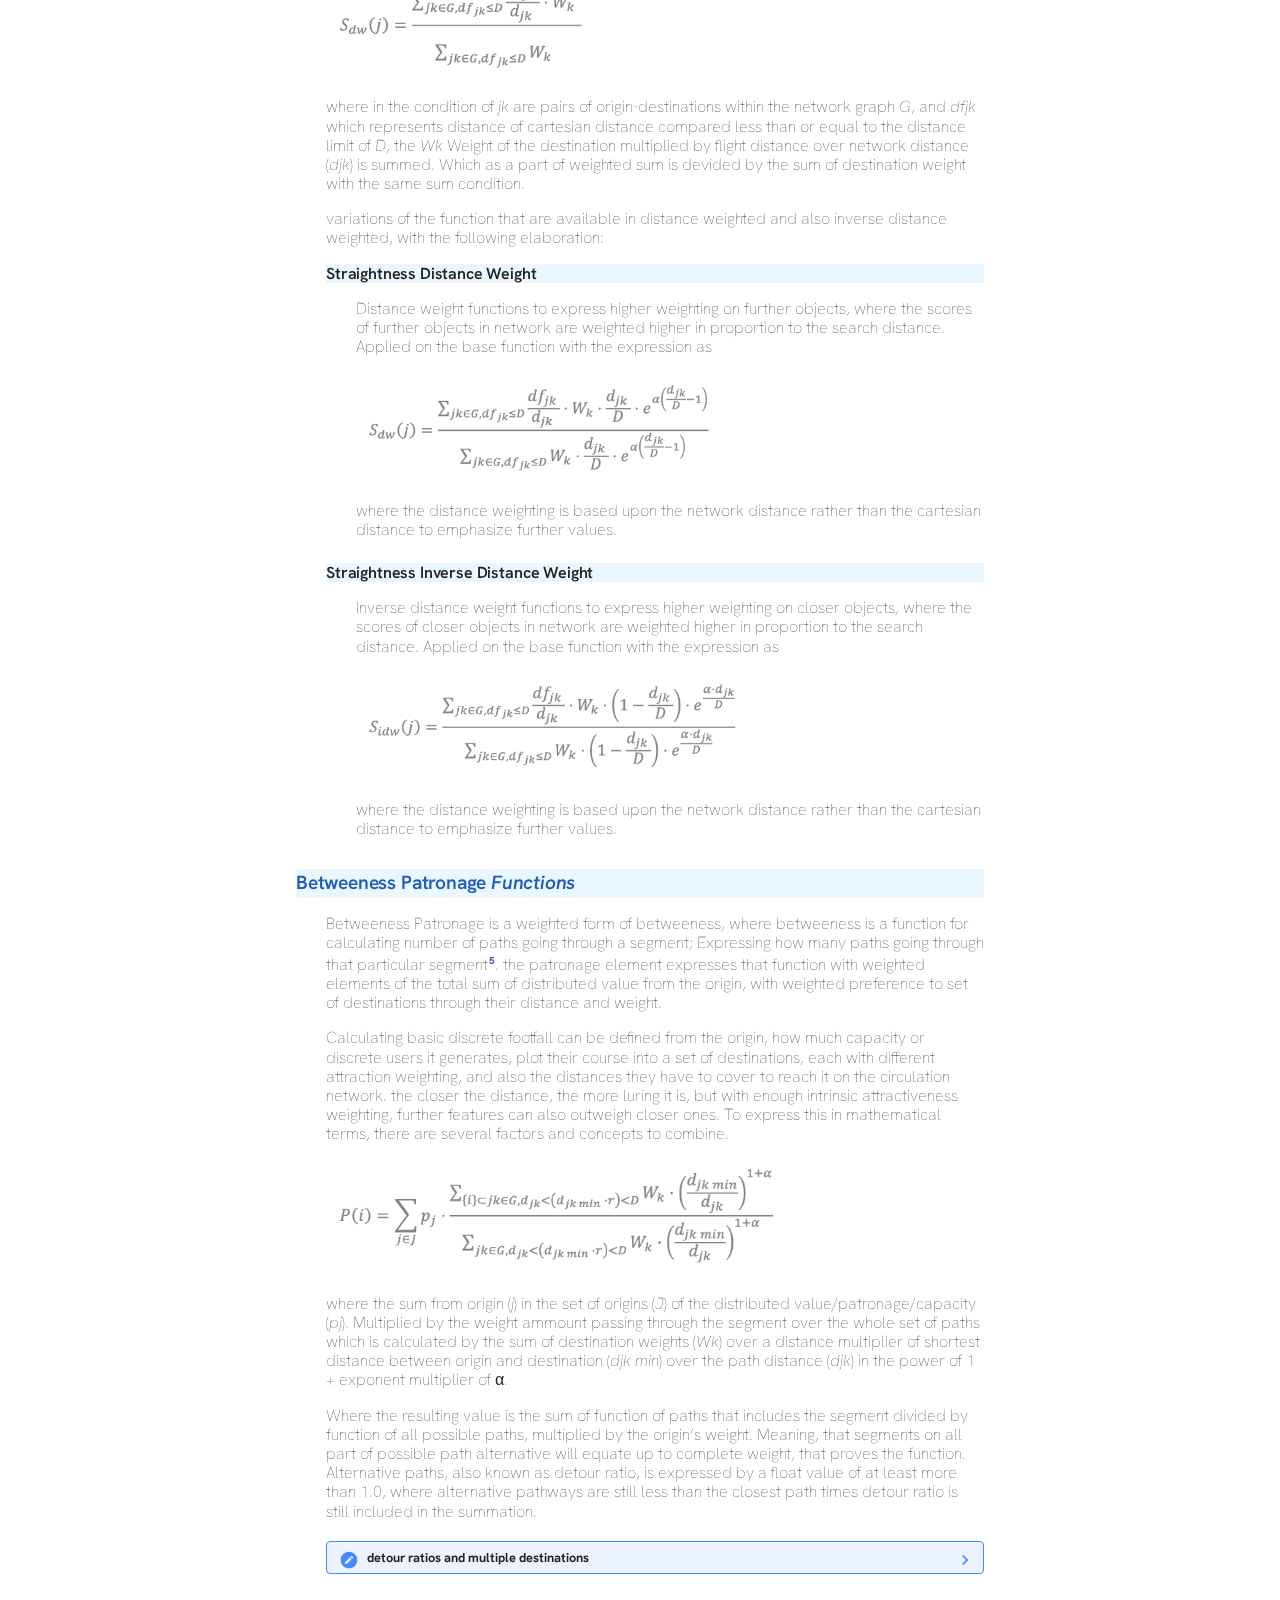
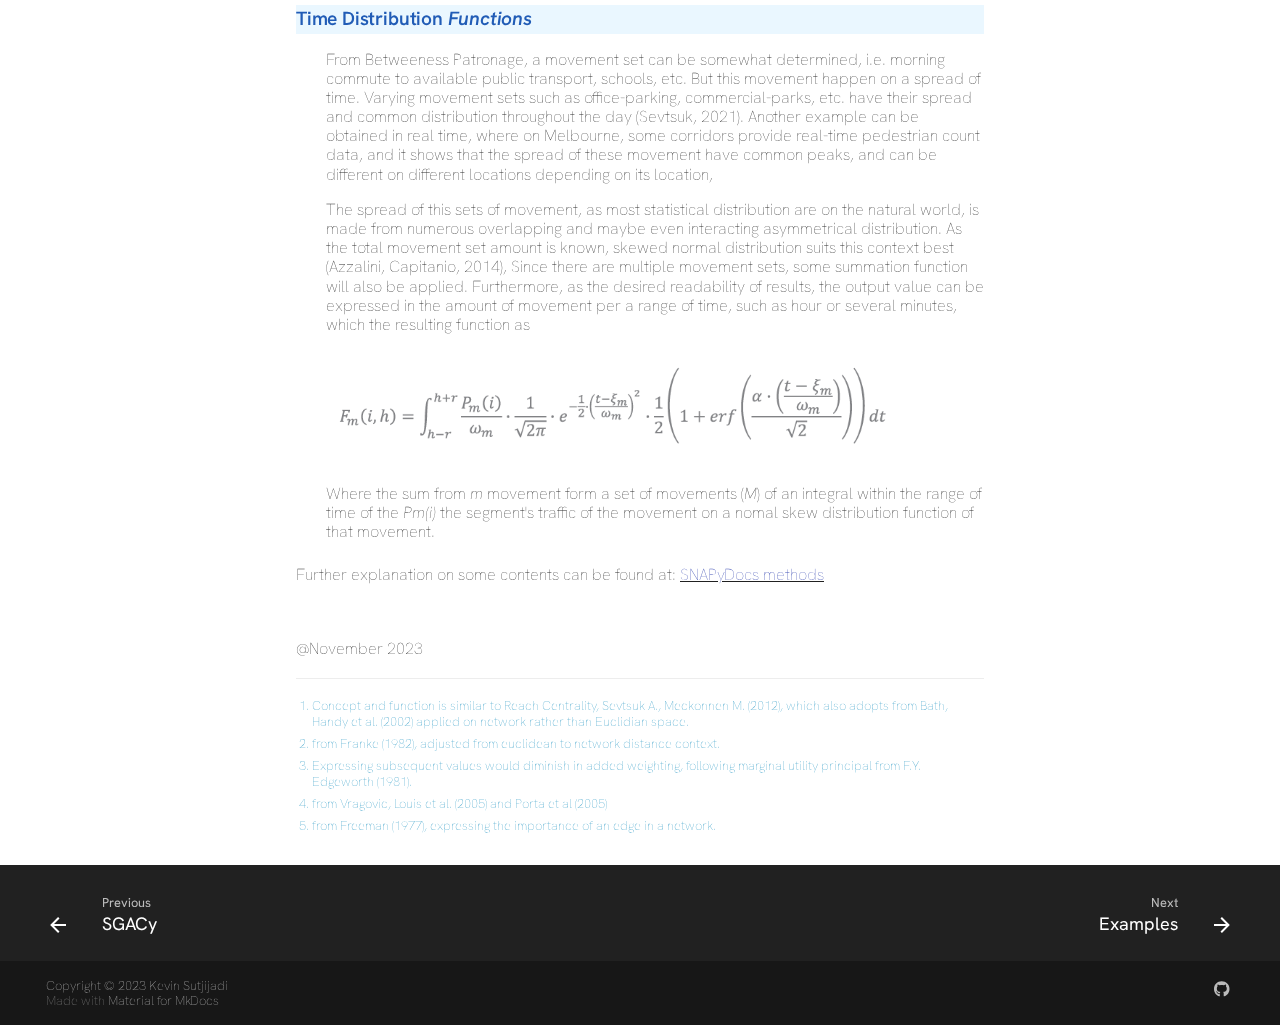
<file: Pages/methods/index.html>
<!doctype html>
<html lang="en" class="no-js">
  <head>
    
      <meta charset="utf-8">
      <meta name="viewport" content="width=device-width,initial-scale=1">
      
        <meta name="description" content="Spatial Network Analysis for Python Module">
      
      
      
      
        <link rel="prev" href="../SGACy/">
      
      
        <link rel="next" href="../smpl/">
      
      
      <link rel="icon" href="../../assets/IconW_12.png">
      <meta name="generator" content="mkdocs-1.6.1, mkdocs-material-9.5.38">
    
    
      
        <title>Method Documentation - SNAPy Documentation</title>
      
    
    
      <link rel="stylesheet" href="../../assets/stylesheets/main.8c3ca2c6.min.css">
      
      


    
    
      
    
    
      
        
        
        <link rel="preconnect" href="https://fonts.gstatic.com" crossorigin>
        <link rel="stylesheet" href="https://fonts.googleapis.com/css?family=Hanken+Grotesk:300,300i,400,400i,700,700i%7CRoboto+Mono:400,400i,700,700i&display=fallback">
        <style>:root{--md-text-font:"Hanken Grotesk";--md-code-font:"Roboto Mono"}</style>
      
    
    
      <link rel="stylesheet" href="../../stylesheets/extra.css">
    
    <script>__md_scope=new URL("../..",location),__md_hash=e=>[...e].reduce(((e,_)=>(e<<5)-e+_.charCodeAt(0)),0),__md_get=(e,_=localStorage,t=__md_scope)=>JSON.parse(_.getItem(t.pathname+"."+e)),__md_set=(e,_,t=localStorage,a=__md_scope)=>{try{t.setItem(a.pathname+"."+e,JSON.stringify(_))}catch(e){}}</script>
    
      

    
    
    
  </head>
  
  
    <body dir="ltr">
  
    
    <input class="md-toggle" data-md-toggle="drawer" type="checkbox" id="__drawer" autocomplete="off">
    <input class="md-toggle" data-md-toggle="search" type="checkbox" id="__search" autocomplete="off">
    <label class="md-overlay" for="__drawer"></label>
    <div data-md-component="skip">
      
        
        <a href="#method-documentation" class="md-skip">
          Skip to content
        </a>
      
    </div>
    <div data-md-component="announce">
      
    </div>
    
    
      

  

<header class="md-header md-header--shadow" data-md-component="header">
  <nav class="md-header__inner md-grid" aria-label="Header">
    <a href="../.." title="SNAPy Documentation" class="md-header__button md-logo" aria-label="SNAPy Documentation" data-md-component="logo">
      
  <img src="../../assets/IconW_64.png" alt="logo">

    </a>
    <label class="md-header__button md-icon" for="__drawer">
      
      <svg xmlns="http://www.w3.org/2000/svg" viewBox="0 0 24 24"><path d="M3 6h18v2H3zm0 5h18v2H3zm0 5h18v2H3z"/></svg>
    </label>
    <div class="md-header__title" data-md-component="header-title">
      <div class="md-header__ellipsis">
        <div class="md-header__topic">
          <span class="md-ellipsis">
            SNAPy Documentation
          </span>
        </div>
        <div class="md-header__topic" data-md-component="header-topic">
          <span class="md-ellipsis">
            
              Method Documentation
            
          </span>
        </div>
      </div>
    </div>
    
    
      <script>var palette=__md_get("__palette");if(palette&&palette.color){if("(prefers-color-scheme)"===palette.color.media){var media=matchMedia("(prefers-color-scheme: light)"),input=document.querySelector(media.matches?"[data-md-color-media='(prefers-color-scheme: light)']":"[data-md-color-media='(prefers-color-scheme: dark)']");palette.color.media=input.getAttribute("data-md-color-media"),palette.color.scheme=input.getAttribute("data-md-color-scheme"),palette.color.primary=input.getAttribute("data-md-color-primary"),palette.color.accent=input.getAttribute("data-md-color-accent")}for(var[key,value]of Object.entries(palette.color))document.body.setAttribute("data-md-color-"+key,value)}</script>
    
    
    
      <label class="md-header__button md-icon" for="__search">
        
        <svg xmlns="http://www.w3.org/2000/svg" viewBox="0 0 24 24"><path d="M9.5 3A6.5 6.5 0 0 1 16 9.5c0 1.61-.59 3.09-1.56 4.23l.27.27h.79l5 5-1.5 1.5-5-5v-.79l-.27-.27A6.52 6.52 0 0 1 9.5 16 6.5 6.5 0 0 1 3 9.5 6.5 6.5 0 0 1 9.5 3m0 2C7 5 5 7 5 9.5S7 14 9.5 14 14 12 14 9.5 12 5 9.5 5"/></svg>
      </label>
      <div class="md-search" data-md-component="search" role="dialog">
  <label class="md-search__overlay" for="__search"></label>
  <div class="md-search__inner" role="search">
    <form class="md-search__form" name="search">
      <input type="text" class="md-search__input" name="query" aria-label="Search" placeholder="Search" autocapitalize="off" autocorrect="off" autocomplete="off" spellcheck="false" data-md-component="search-query" required>
      <label class="md-search__icon md-icon" for="__search">
        
        <svg xmlns="http://www.w3.org/2000/svg" viewBox="0 0 24 24"><path d="M9.5 3A6.5 6.5 0 0 1 16 9.5c0 1.61-.59 3.09-1.56 4.23l.27.27h.79l5 5-1.5 1.5-5-5v-.79l-.27-.27A6.52 6.52 0 0 1 9.5 16 6.5 6.5 0 0 1 3 9.5 6.5 6.5 0 0 1 9.5 3m0 2C7 5 5 7 5 9.5S7 14 9.5 14 14 12 14 9.5 12 5 9.5 5"/></svg>
        
        <svg xmlns="http://www.w3.org/2000/svg" viewBox="0 0 24 24"><path d="M20 11v2H8l5.5 5.5-1.42 1.42L4.16 12l7.92-7.92L13.5 5.5 8 11z"/></svg>
      </label>
      <nav class="md-search__options" aria-label="Search">
        
        <button type="reset" class="md-search__icon md-icon" title="Clear" aria-label="Clear" tabindex="-1">
          
          <svg xmlns="http://www.w3.org/2000/svg" viewBox="0 0 24 24"><path d="M19 6.41 17.59 5 12 10.59 6.41 5 5 6.41 10.59 12 5 17.59 6.41 19 12 13.41 17.59 19 19 17.59 13.41 12z"/></svg>
        </button>
      </nav>
      
    </form>
    <div class="md-search__output">
      <div class="md-search__scrollwrap" tabindex="0" data-md-scrollfix>
        <div class="md-search-result" data-md-component="search-result">
          <div class="md-search-result__meta">
            Initializing search
          </div>
          <ol class="md-search-result__list" role="presentation"></ol>
        </div>
      </div>
    </div>
  </div>
</div>
    
    
  </nav>
  
</header>
    
    <div class="md-container" data-md-component="container">
      
      
        
          
        
      
      <main class="md-main" data-md-component="main">
        <div class="md-main__inner md-grid">
          
            
              
              <div class="md-sidebar md-sidebar--primary" data-md-component="sidebar" data-md-type="navigation" >
                <div class="md-sidebar__scrollwrap">
                  <div class="md-sidebar__inner">
                    



<nav class="md-nav md-nav--primary" aria-label="Navigation" data-md-level="0">
  <label class="md-nav__title" for="__drawer">
    <a href="../.." title="SNAPy Documentation" class="md-nav__button md-logo" aria-label="SNAPy Documentation" data-md-component="logo">
      
  <img src="../../assets/IconW_64.png" alt="logo">

    </a>
    SNAPy Documentation
  </label>
  
  <ul class="md-nav__list" data-md-scrollfix>
    
      
      
  
  
  
  
    <li class="md-nav__item">
      <a href="../.." class="md-nav__link">
        
  
  <span class="md-ellipsis">
    Introduction
  </span>
  

      </a>
    </li>
  

    
      
      
  
  
  
  
    
    
    
    
    <li class="md-nav__item md-nav__item--nested">
      
        
        
        <input class="md-nav__toggle md-toggle " type="checkbox" id="__nav_2" >
        
          
          <label class="md-nav__link" for="__nav_2" id="__nav_2_label" tabindex="0">
            
  
  <span class="md-ellipsis">
    Functions Documentation
  </span>
  

            <span class="md-nav__icon md-icon"></span>
          </label>
        
        <nav class="md-nav" data-md-level="1" aria-labelledby="__nav_2_label" aria-expanded="false">
          <label class="md-nav__title" for="__nav_2">
            <span class="md-nav__icon md-icon"></span>
            Functions Documentation
          </label>
          <ul class="md-nav__list" data-md-scrollfix>
            
              
                
  
  
  
  
    <li class="md-nav__item">
      <a href="../func_structure/" class="md-nav__link">
        
  
  <span class="md-ellipsis">
    Structure
  </span>
  

      </a>
    </li>
  

              
            
              
                
  
  
  
  
    <li class="md-nav__item">
      <a href="../func_na/" class="md-nav__link">
        
  
  <span class="md-ellipsis">
    Network Analysis
  </span>
  

      </a>
    </li>
  

              
            
              
                
  
  
  
  
    <li class="md-nav__item">
      <a href="../func_ca/" class="md-nav__link">
        
  
  <span class="md-ellipsis">
    Other Analysis
  </span>
  

      </a>
    </li>
  

              
            
              
                
  
  
  
  
    <li class="md-nav__item">
      <a href="../func_routines/" class="md-nav__link">
        
  
  <span class="md-ellipsis">
    Routine Analysis
  </span>
  

      </a>
    </li>
  

              
            
              
                
  
  
  
  
    <li class="md-nav__item">
      <a href="../func_vis/" class="md-nav__link">
        
  
  <span class="md-ellipsis">
    Visualization
  </span>
  

      </a>
    </li>
  

              
            
              
                
  
  
  
  
    <li class="md-nav__item">
      <a href="../func_ut/" class="md-nav__link">
        
  
  <span class="md-ellipsis">
    Utilites
  </span>
  

      </a>
    </li>
  

              
            
              
                
  
  
  
  
    <li class="md-nav__item">
      <a href="../SGACy/" class="md-nav__link">
        
  
  <span class="md-ellipsis">
    SGACy
  </span>
  

      </a>
    </li>
  

              
            
          </ul>
        </nav>
      
    </li>
  

    
      
      
  
  
    
  
  
  
    <li class="md-nav__item md-nav__item--active">
      
      <input class="md-nav__toggle md-toggle" type="checkbox" id="__toc">
      
      
        
      
      
        <label class="md-nav__link md-nav__link--active" for="__toc">
          
  
  <span class="md-ellipsis">
    Method Documentation
  </span>
  

          <span class="md-nav__icon md-icon"></span>
        </label>
      
      <a href="./" class="md-nav__link md-nav__link--active">
        
  
  <span class="md-ellipsis">
    Method Documentation
  </span>
  

      </a>
      
        

<nav class="md-nav md-nav--secondary" aria-label="Table of contents">
  
  
  
    
  
  
    <label class="md-nav__title" for="__toc">
      <span class="md-nav__icon md-icon"></span>
      Table of contents
    </label>
    <ul class="md-nav__list" data-md-component="toc" data-md-scrollfix>
      
        <li class="md-nav__item">
  <a href="#reach-functions" class="md-nav__link">
    <span class="md-ellipsis">
      Reach Functions
    </span>
  </a>
  
    <nav class="md-nav" aria-label="Reach Functions">
      <ul class="md-nav__list">
        
          <li class="md-nav__item">
  <a href="#reach-count" class="md-nav__link">
    <span class="md-ellipsis">
      Reach Count
    </span>
  </a>
  
</li>
        
          <li class="md-nav__item">
  <a href="#reach-weight-sum" class="md-nav__link">
    <span class="md-ellipsis">
      Reach Weight Sum
    </span>
  </a>
  
</li>
        
          <li class="md-nav__item">
  <a href="#reach-inverse-weight-distance-with-marginal-utility" class="md-nav__link">
    <span class="md-ellipsis">
      Reach Inverse Weight Distance with Marginal Utility
    </span>
  </a>
  
</li>
        
      </ul>
    </nav>
  
</li>
      
        <li class="md-nav__item">
  <a href="#straightness-functions" class="md-nav__link">
    <span class="md-ellipsis">
      Straightness Functions
    </span>
  </a>
  
    <nav class="md-nav" aria-label="Straightness Functions">
      <ul class="md-nav__list">
        
          <li class="md-nav__item">
  <a href="#straightness-distance-weight" class="md-nav__link">
    <span class="md-ellipsis">
      Straightness Distance Weight
    </span>
  </a>
  
</li>
        
          <li class="md-nav__item">
  <a href="#straightness-inverse-distance-weight" class="md-nav__link">
    <span class="md-ellipsis">
      Straightness Inverse Distance Weight
    </span>
  </a>
  
</li>
        
      </ul>
    </nav>
  
</li>
      
        <li class="md-nav__item">
  <a href="#betweeness-patronage-functions" class="md-nav__link">
    <span class="md-ellipsis">
      Betweeness Patronage Functions
    </span>
  </a>
  
</li>
      
        <li class="md-nav__item">
  <a href="#time-distribution-functions" class="md-nav__link">
    <span class="md-ellipsis">
      Time Distribution Functions
    </span>
  </a>
  
</li>
      
    </ul>
  
</nav>
      
    </li>
  

    
      
      
  
  
  
  
    <li class="md-nav__item">
      <a href="../smpl/" class="md-nav__link">
        
  
  <span class="md-ellipsis">
    Examples
  </span>
  

      </a>
    </li>
  

    
      
      
  
  
  
  
    <li class="md-nav__item">
      <a href="../about/" class="md-nav__link">
        
  
  <span class="md-ellipsis">
    About
  </span>
  

      </a>
    </li>
  

    
  </ul>
</nav>
                  </div>
                </div>
              </div>
            
            
              
              <div class="md-sidebar md-sidebar--secondary" data-md-component="sidebar" data-md-type="toc" >
                <div class="md-sidebar__scrollwrap">
                  <div class="md-sidebar__inner">
                    

<nav class="md-nav md-nav--secondary" aria-label="Table of contents">
  
  
  
    
  
  
    <label class="md-nav__title" for="__toc">
      <span class="md-nav__icon md-icon"></span>
      Table of contents
    </label>
    <ul class="md-nav__list" data-md-component="toc" data-md-scrollfix>
      
        <li class="md-nav__item">
  <a href="#reach-functions" class="md-nav__link">
    <span class="md-ellipsis">
      Reach Functions
    </span>
  </a>
  
    <nav class="md-nav" aria-label="Reach Functions">
      <ul class="md-nav__list">
        
          <li class="md-nav__item">
  <a href="#reach-count" class="md-nav__link">
    <span class="md-ellipsis">
      Reach Count
    </span>
  </a>
  
</li>
        
          <li class="md-nav__item">
  <a href="#reach-weight-sum" class="md-nav__link">
    <span class="md-ellipsis">
      Reach Weight Sum
    </span>
  </a>
  
</li>
        
          <li class="md-nav__item">
  <a href="#reach-inverse-weight-distance-with-marginal-utility" class="md-nav__link">
    <span class="md-ellipsis">
      Reach Inverse Weight Distance with Marginal Utility
    </span>
  </a>
  
</li>
        
      </ul>
    </nav>
  
</li>
      
        <li class="md-nav__item">
  <a href="#straightness-functions" class="md-nav__link">
    <span class="md-ellipsis">
      Straightness Functions
    </span>
  </a>
  
    <nav class="md-nav" aria-label="Straightness Functions">
      <ul class="md-nav__list">
        
          <li class="md-nav__item">
  <a href="#straightness-distance-weight" class="md-nav__link">
    <span class="md-ellipsis">
      Straightness Distance Weight
    </span>
  </a>
  
</li>
        
          <li class="md-nav__item">
  <a href="#straightness-inverse-distance-weight" class="md-nav__link">
    <span class="md-ellipsis">
      Straightness Inverse Distance Weight
    </span>
  </a>
  
</li>
        
      </ul>
    </nav>
  
</li>
      
        <li class="md-nav__item">
  <a href="#betweeness-patronage-functions" class="md-nav__link">
    <span class="md-ellipsis">
      Betweeness Patronage Functions
    </span>
  </a>
  
</li>
      
        <li class="md-nav__item">
  <a href="#time-distribution-functions" class="md-nav__link">
    <span class="md-ellipsis">
      Time Distribution Functions
    </span>
  </a>
  
</li>
      
    </ul>
  
</nav>
                  </div>
                </div>
              </div>
            
          
          
            <div class="md-content" data-md-component="content">
              <article class="md-content__inner md-typeset">
                
                  


<h1 id="method-documentation">Method Documentation</h1>
<p>Documentation of calculation and processing methods used for the functions.</p>
<h3 id="reach-functions">Reach <i>Functions</i></h3>
<dl>
<dd>
<p>Reach function and its derivatives are summation/compilations of destinations within a given distance limit. This is used to represent the total (by number or by weight) from each origin points to selected destination points, determining what type of features are reachable and how many options there are.</p>
<h4 id="reach-count">Reach Count</h4>
<dl>
<dd>
<p>The most basic form of the Reach function is the Reach Count, or mode 'N' in the library. Use for collecting the number of destinations options from origin point.</p>
<p><img src="../../assets/Formulas/Reach-Count_1.png" width=100%/></p>
<p>where <i>jk</i> are pairs of origin-destinations within the network graph <i>G</i>, and <i>djk</i> which represents distance of travel within the graph compared less than or equal to the distance limit of <i>D</i>.</p>
</dd>
</dl>
<h4 id="reach-weight-sum">Reach Weight Sum</h4>
<dl>
<dd>
<p>Reach Sum function which can be accessed with mode 'W' in the library, are reach function that returns the sum of a corresponding field value.<sup id="fnref:1"><a class="footnote-ref" href="#fn:1">1</a></sup></p>
<p><img src="../../assets/Formulas/Reach-Count.png" width=100%/></p>
<p>where in the condition of <i>jk</i> are pairs of origin-destinations within the network graph <i>G</i>, and <i>djk</i> which represents distance of travel within the graph compared less than or equal to the distance limit of <i>D</i>, the <i>Wk</i> Weight of the destination is summed.</p>
</dd>
</dl>
<h4 id="reach-inverse-weight-distance-with-marginal-utility">Reach Inverse Weight Distance with Marginal Utility</h4>
<dl>
<dd>
<p>Reach calculation function that applies weight sum accompanied with inverse weight distance and marginal utility. Developed for calculating weight with inverse distance (linear and exponent flexibility)<sup id="fnref:2"><a class="footnote-ref" href="#fn:2">2</a></sup> as well as incorporating marginal utility<sup id="fnref:3"><a class="footnote-ref" href="#fn:3">3</a></sup> concept.</p>
<p><img src="../../assets/Formulas/Reach-Weight.png" width=100%/></p>
<p>where the condition for summation are pairs of origin-destinations (<i>jk</i>) within the network graph <i>G</i>, and <i>djk</i> which represents distance of travel within the graph compared less than or equal to the distance limit of <i>D</i>, that are sorted ascending based on pair distance, where also the loop index (<i>n</i>) is less than or equal to loop limit of <i>N</i>. </p>
<p>To which the value for summation are the <i>Wk</i> Weight of the destination multiplied by normalized inverse distance with exponent component where α represents the exponent factor, followed by marginal multiplier (μ) to the power of its index (<i>n</i>).</p>
<p>The function's additional utilities can be simplified wether to incorporate exponent of inverse distance and/or marginal utility, where the α value can be set to 0 to set the inverse distance funtion to linear; And μ can be set to 1 to disregard marginal utility.</p>
</dd>
</dl>
</dd>
</dl>
<h3 id="straightness-functions">Straightness <i>Functions</i></h3>
<dl>
<dd>
<p>Straightness function represents the ratio between fly/cartesian distance over network distance to represent how direct a the shortest distance between origin and destinations are<sup id="fnref:4"><a class="footnote-ref" href="#fn:4">4</a></sup>, with values closer to 1.0 means a more direct network, where as smaller values represents more convoluted paths. The base function for straightness in the library is expressed in weighted average.</p>
<p><img src="../../assets/Formulas/Straightness-Avg.png" width=100%/></p>
<p>where in the condition of <i>jk</i> are pairs of origin-destinations within the network graph <i>G</i>, and <i>dfjk</i> which represents distance of cartesian distance compared less than or equal to the distance limit of <i>D</i>, the <i>Wk</i> Weight of the destination multiplied by flight distance over network distance (<i>djk</i>) is summed. Which as a part of weighted sum is devided by the sum of destination weight with the same sum condition.</p>
<p>variations of the function that are available in distance weighted and also inverse distance weighted, with the following elaboration:</p>
<h4 id="straightness-distance-weight">Straightness Distance Weight</h4>
<dl>
<dd>
<p>Distance weight functions to express higher weighting on further objects, where the scores of further objects in network are weighted higher in proportion to the search distance. Applied on the base function with the expression as</p>
<p><img src="../../assets/Formulas/Straightness-DW.png" width=100%/></p>
<p>where the distance weighting is based upon the network distance rather than the cartesian distance to emphasize further values.</p>
</dd>
</dl>
<h4 id="straightness-inverse-distance-weight">Straightness Inverse Distance Weight</h4>
<dl>
<dd>
<p>Inverse distance weight functions to express higher weighting on closer objects, where the scores of closer objects in network are weighted higher in proportion to the search distance. Applied on the base function with the expression as</p>
<p><img src="../../assets/Formulas/Straightness-IDW.png" width=100%/></p>
<p>where the distance weighting is based upon the network distance rather than the cartesian distance to emphasize further values.</p>
</dd>
</dl>
</dd>
</dl>
<h3 id="betweeness-patronage-functions">Betweeness Patronage <i>Functions</i></h3>
<dl>
<dd>
<p>Betweeness Patronage is a weighted form of betweeness, where betweeness is a function for calculating number of paths going through a segment; Expressing how many paths going through that particular segment<sup id="fnref:5"><a class="footnote-ref" href="#fn:5">5</a></sup>. the patronage element expresses that function with weighted elements of the total sum of distributed value from the origin, with weighted preference to set of destinations through their distance and weight.</p>
<p>Calculating basic discrete footfall can be defined from the origin, how much capacity or discrete users it generates, plot their course into a set of destinations, each with different attraction weighting, and also the distances they have to cover to reach it on the circulation network. the closer the distance, the more luring it is, but with enough intrinsic attractiveness weighting, further features can also outweigh closer ones. To express this in mathematical terms, there are several factors and concepts to combine.</p>
<p><img src="../../assets/Formulas/BetweenessP.png" width=100%/></p>
<p>where the sum from origin (<i>j</i>) in the set of origins (<i>J</i>) of the distributed value/patronage/capacity (<i>pj</i>). Multiplied by the weight ammount passing through the segment over the whole set of paths which is calculated by the sum of destination weights (<i>Wk</i>) over a distance multiplier of shortest distance between origin and destination (<i>djk min</i>) over the path distance (<i>djk</i>) in the power of 1 + exponent multiplier of α.</p>
<p>Where the resulting value is the sum of function of paths that includes the segment divided by function of all possible paths, multiplied by the origin’s weight. Meaning, that segments on all part of possible path alternative will equate up to complete weight, that proves the function. Alternative paths, also known as detour ratio, is expressed by a float value of at least more than 1.0, where alternative pathways are still less than the closest path times detour ratio is still included in the summation.</p>
<details class="note">
<summary>detour ratios and multiple destinations</summary>
<p>By adding detour ratio of 1.5 with exponent of 0.1, the results of the function branches into multiple paths, with the furthest distance taken is limited to 1.5 times of the shortest path found.</p>
<p>As for multiple destinations, and different weight comes into play, although the smaller weighted destination is closer, most (60%) of walks are directed into the further located destination. There are some segments that houses multiple paths towards multiple destinations, which is summed as stated in the mathematical function.</p>
</details>
</dd>
</dl>
<h3 id="time-distribution-functions">Time Distribution <i>Functions</i></h3>
<dl>
<dd>
<p>From Betweeness Patronage, a movement set can be somewhat determined, i.e. morning commute to available public transport, schools, etc. But this movement happen on a spread of time. Varying movement sets such as office-parking, commercial-parks, etc. have their spread and common distribution throughout the day (Sevtsuk, 2021). Another example can be obtained in real time, where on Melbourne, some corridors provide real-time pedestrian count data, and it shows that the spread of these movement have common peaks, and can be different on different locations depending on its location,</p>
<p>The spread of this sets of movement, as most statistical distribution are on the natural world, is made from numerous overlapping and maybe even interacting asymmetrical distribution. As the total movement set amount is known, skewed normal distribution suits this context best (Azzalini, Capitanio, 2014), Since there are multiple movement sets, some summation function will also be applied. Furthermore, as the desired readability of results, the output value can be expressed in the amount of movement per a range of time, such as hour or several minutes, which the resulting function as</p>
<p><img src="../../assets/Formulas/TimeDistribute.png" width=100%/></p>
<p>Where the sum from <i>m</i> movement form a set of movements (<i>M</i>) of an integral within the range of time of the <i>Pm(i)</i> the segment's traffic of the movement on a nomal skew distribution function of that movement.</p>
</dd>
</dl>
<p>Further explanation on some contents can be found at:
<u><a href="https://github.com/kevinsutjijadi/SNAPyDocs/tree/main/Methods">SNAPyDocs methods</a></u></p>
<p><br><br>
@November 2023</p>
<div class="footnote">
<hr />
<ol>
<li id="fn:1">
<p>Concept and function is similar to Reach Centrality, Sevtsuk A., Meckonnen M. (2012), which also adopts from Bath, Handy et al. (2002) applied on network rather than Euclidian space.&#160;<a class="footnote-backref" href="#fnref:1" title="Jump back to footnote 1 in the text">&#8617;</a></p>
</li>
<li id="fn:2">
<p>from Franke (1982), adjusted from euclidean to network distance context.&#160;<a class="footnote-backref" href="#fnref:2" title="Jump back to footnote 2 in the text">&#8617;</a></p>
</li>
<li id="fn:3">
<p>Expressing subsequent values would diminish in added weighting, following marginal utility principal from F.Y. Edgeworth (1981).&#160;<a class="footnote-backref" href="#fnref:3" title="Jump back to footnote 3 in the text">&#8617;</a></p>
</li>
<li id="fn:4">
<p>from Vragovic, Louis et al. (2005) and Porta et al (2005)&#160;<a class="footnote-backref" href="#fnref:4" title="Jump back to footnote 4 in the text">&#8617;</a></p>
</li>
<li id="fn:5">
<p>from Freeman (1977), expressing the importance of an edge in a network.&#160;<a class="footnote-backref" href="#fnref:5" title="Jump back to footnote 5 in the text">&#8617;</a></p>
</li>
</ol>
</div>







  
  






                
              </article>
            </div>
          
          
<script>var target=document.getElementById(location.hash.slice(1));target&&target.name&&(target.checked=target.name.startsWith("__tabbed_"))</script>
        </div>
        
      </main>
      
        <footer class="md-footer">
  
    
      
      <nav class="md-footer__inner md-grid" aria-label="Footer" >
        
          
          <a href="../SGACy/" class="md-footer__link md-footer__link--prev" aria-label="Previous: SGACy">
            <div class="md-footer__button md-icon">
              
              <svg xmlns="http://www.w3.org/2000/svg" viewBox="0 0 24 24"><path d="M20 11v2H8l5.5 5.5-1.42 1.42L4.16 12l7.92-7.92L13.5 5.5 8 11z"/></svg>
            </div>
            <div class="md-footer__title">
              <span class="md-footer__direction">
                Previous
              </span>
              <div class="md-ellipsis">
                SGACy
              </div>
            </div>
          </a>
        
        
          
          <a href="../smpl/" class="md-footer__link md-footer__link--next" aria-label="Next: Examples">
            <div class="md-footer__title">
              <span class="md-footer__direction">
                Next
              </span>
              <div class="md-ellipsis">
                Examples
              </div>
            </div>
            <div class="md-footer__button md-icon">
              
              <svg xmlns="http://www.w3.org/2000/svg" viewBox="0 0 24 24"><path d="M4 11v2h12l-5.5 5.5 1.42 1.42L19.84 12l-7.92-7.92L10.5 5.5 16 11z"/></svg>
            </div>
          </a>
        
      </nav>
    
  
  <div class="md-footer-meta md-typeset">
    <div class="md-footer-meta__inner md-grid">
      <div class="md-copyright">
  
    <div class="md-copyright__highlight">
      Copyright &copy; 2023 Kevin Sutjijadi
    </div>
  
  
    Made with
    <a href="https://squidfunk.github.io/mkdocs-material/" target="_blank" rel="noopener">
      Material for MkDocs
    </a>
  
</div>
      
        <div class="md-social">
  
    
    
    
    
      
      
    
    <a href="https://github.com/kevinsutjijadi/SNAPy" target="_blank" rel="noopener" title="github.com" class="md-social__link">
      <svg xmlns="http://www.w3.org/2000/svg" viewBox="0 0 496 512"><!--! Font Awesome Free 6.6.0 by @fontawesome - https://fontawesome.com License - https://fontawesome.com/license/free (Icons: CC BY 4.0, Fonts: SIL OFL 1.1, Code: MIT License) Copyright 2024 Fonticons, Inc.--><path d="M165.9 397.4c0 2-2.3 3.6-5.2 3.6-3.3.3-5.6-1.3-5.6-3.6 0-2 2.3-3.6 5.2-3.6 3-.3 5.6 1.3 5.6 3.6m-31.1-4.5c-.7 2 1.3 4.3 4.3 4.9 2.6 1 5.6 0 6.2-2s-1.3-4.3-4.3-5.2c-2.6-.7-5.5.3-6.2 2.3m44.2-1.7c-2.9.7-4.9 2.6-4.6 4.9.3 2 2.9 3.3 5.9 2.6 2.9-.7 4.9-2.6 4.6-4.6-.3-1.9-3-3.2-5.9-2.9M244.8 8C106.1 8 0 113.3 0 252c0 110.9 69.8 205.8 169.5 239.2 12.8 2.3 17.3-5.6 17.3-12.1 0-6.2-.3-40.4-.3-61.4 0 0-70 15-84.7-29.8 0 0-11.4-29.1-27.8-36.6 0 0-22.9-15.7 1.6-15.4 0 0 24.9 2 38.6 25.8 21.9 38.6 58.6 27.5 72.9 20.9 2.3-16 8.8-27.1 16-33.7-55.9-6.2-112.3-14.3-112.3-110.5 0-27.5 7.6-41.3 23.6-58.9-2.6-6.5-11.1-33.3 2.6-67.9 20.9-6.5 69 27 69 27 20-5.6 41.5-8.5 62.8-8.5s42.8 2.9 62.8 8.5c0 0 48.1-33.6 69-27 13.7 34.7 5.2 61.4 2.6 67.9 16 17.7 25.8 31.5 25.8 58.9 0 96.5-58.9 104.2-114.8 110.5 9.2 7.9 17 22.9 17 46.4 0 33.7-.3 75.4-.3 83.6 0 6.5 4.6 14.4 17.3 12.1C428.2 457.8 496 362.9 496 252 496 113.3 383.5 8 244.8 8M97.2 352.9c-1.3 1-1 3.3.7 5.2 1.6 1.6 3.9 2.3 5.2 1 1.3-1 1-3.3-.7-5.2-1.6-1.6-3.9-2.3-5.2-1m-10.8-8.1c-.7 1.3.3 2.9 2.3 3.9 1.6 1 3.6.7 4.3-.7.7-1.3-.3-2.9-2.3-3.9-2-.6-3.6-.3-4.3.7m32.4 35.6c-1.6 1.3-1 4.3 1.3 6.2 2.3 2.3 5.2 2.6 6.5 1 1.3-1.3.7-4.3-1.3-6.2-2.2-2.3-5.2-2.6-6.5-1m-11.4-14.7c-1.6 1-1.6 3.6 0 5.9s4.3 3.3 5.6 2.3c1.6-1.3 1.6-3.9 0-6.2-1.4-2.3-4-3.3-5.6-2"/></svg>
    </a>
  
</div>
      
    </div>
  </div>
</footer>
      
    </div>
    <div class="md-dialog" data-md-component="dialog">
      <div class="md-dialog__inner md-typeset"></div>
    </div>
    
    
    <script id="__config" type="application/json">{"base": "../..", "features": ["content.code.copy", "content.code.select", "navigation.footer"], "search": "../../assets/javascripts/workers/search.6ce7567c.min.js", "translations": {"clipboard.copied": "Copied to clipboard", "clipboard.copy": "Copy to clipboard", "search.result.more.one": "1 more on this page", "search.result.more.other": "# more on this page", "search.result.none": "No matching documents", "search.result.one": "1 matching document", "search.result.other": "# matching documents", "search.result.placeholder": "Type to start searching", "search.result.term.missing": "Missing", "select.version": "Select version"}}</script>
    
    
      <script src="../../assets/javascripts/bundle.d6f25eb3.min.js"></script>
      
    
  </body>
</html>
</file>
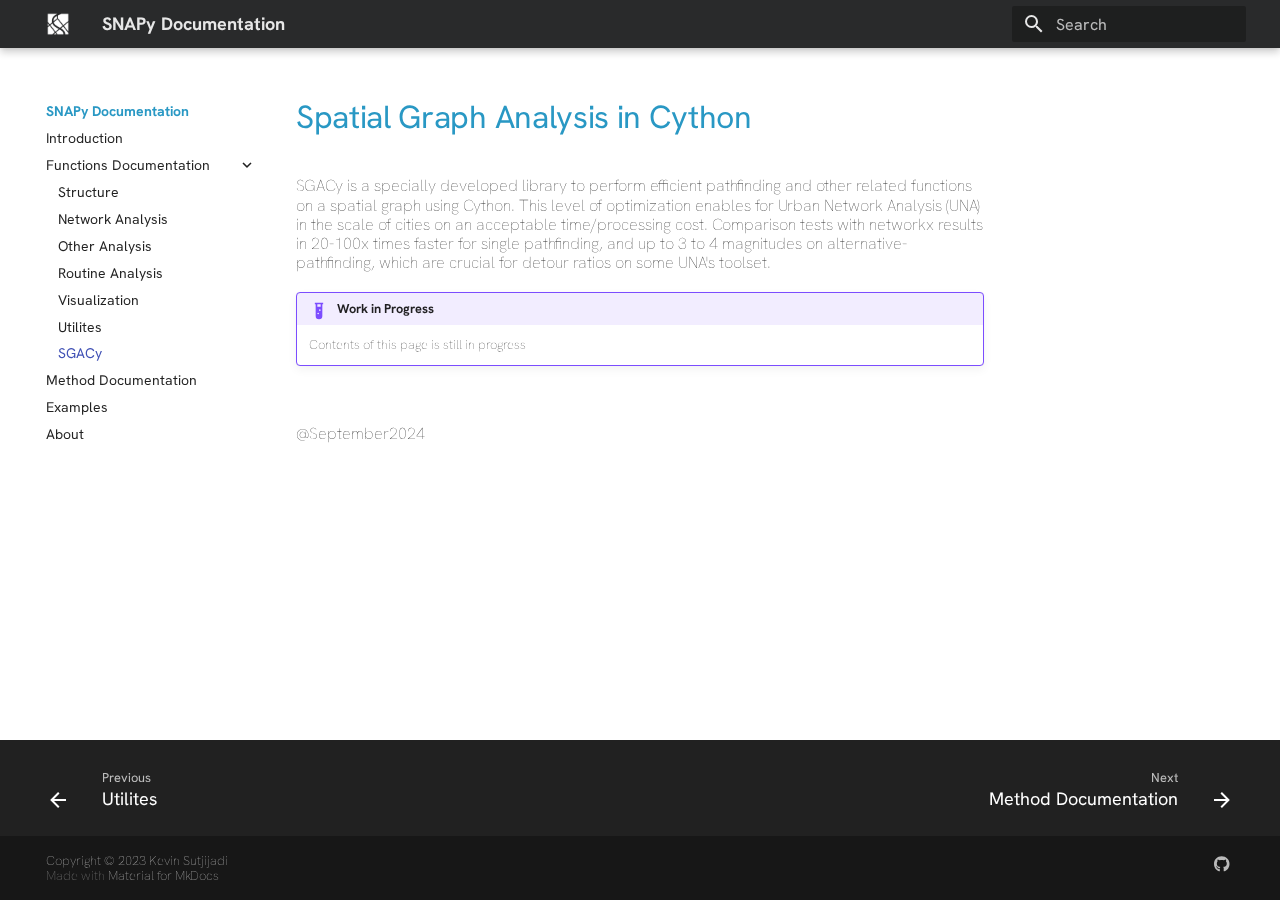
<file: Pages/SGACy/index.html>
<!doctype html>
<html lang="en" class="no-js">
  <head>
    
      <meta charset="utf-8">
      <meta name="viewport" content="width=device-width,initial-scale=1">
      
        <meta name="description" content="Spatial Graph Analysis in Cython">
      
      
      
      
        <link rel="prev" href="../func_ut/">
      
      
        <link rel="next" href="../methods/">
      
      
      <link rel="icon" href="../../assets/IconW_12.png">
      <meta name="generator" content="mkdocs-1.6.1, mkdocs-material-9.5.38">
    
    
      
        <title>SGACy - SNAPy Documentation</title>
      
    
    
      <link rel="stylesheet" href="../../assets/stylesheets/main.8c3ca2c6.min.css">
      
      


    
    
      
    
    
      
        
        
        <link rel="preconnect" href="https://fonts.gstatic.com" crossorigin>
        <link rel="stylesheet" href="https://fonts.googleapis.com/css?family=Hanken+Grotesk:300,300i,400,400i,700,700i%7CRoboto+Mono:400,400i,700,700i&display=fallback">
        <style>:root{--md-text-font:"Hanken Grotesk";--md-code-font:"Roboto Mono"}</style>
      
    
    
      <link rel="stylesheet" href="../../stylesheets/extra.css">
    
    <script>__md_scope=new URL("../..",location),__md_hash=e=>[...e].reduce(((e,_)=>(e<<5)-e+_.charCodeAt(0)),0),__md_get=(e,_=localStorage,t=__md_scope)=>JSON.parse(_.getItem(t.pathname+"."+e)),__md_set=(e,_,t=localStorage,a=__md_scope)=>{try{t.setItem(a.pathname+"."+e,JSON.stringify(_))}catch(e){}}</script>
    
      

    
    
    
  </head>
  
  
    <body dir="ltr">
  
    
    <input class="md-toggle" data-md-toggle="drawer" type="checkbox" id="__drawer" autocomplete="off">
    <input class="md-toggle" data-md-toggle="search" type="checkbox" id="__search" autocomplete="off">
    <label class="md-overlay" for="__drawer"></label>
    <div data-md-component="skip">
      
        
        <a href="#spatial-graph-analysis-in-cython" class="md-skip">
          Skip to content
        </a>
      
    </div>
    <div data-md-component="announce">
      
    </div>
    
    
      

  

<header class="md-header md-header--shadow" data-md-component="header">
  <nav class="md-header__inner md-grid" aria-label="Header">
    <a href="../.." title="SNAPy Documentation" class="md-header__button md-logo" aria-label="SNAPy Documentation" data-md-component="logo">
      
  <img src="../../assets/IconW_64.png" alt="logo">

    </a>
    <label class="md-header__button md-icon" for="__drawer">
      
      <svg xmlns="http://www.w3.org/2000/svg" viewBox="0 0 24 24"><path d="M3 6h18v2H3zm0 5h18v2H3zm0 5h18v2H3z"/></svg>
    </label>
    <div class="md-header__title" data-md-component="header-title">
      <div class="md-header__ellipsis">
        <div class="md-header__topic">
          <span class="md-ellipsis">
            SNAPy Documentation
          </span>
        </div>
        <div class="md-header__topic" data-md-component="header-topic">
          <span class="md-ellipsis">
            
              SGACy
            
          </span>
        </div>
      </div>
    </div>
    
    
      <script>var palette=__md_get("__palette");if(palette&&palette.color){if("(prefers-color-scheme)"===palette.color.media){var media=matchMedia("(prefers-color-scheme: light)"),input=document.querySelector(media.matches?"[data-md-color-media='(prefers-color-scheme: light)']":"[data-md-color-media='(prefers-color-scheme: dark)']");palette.color.media=input.getAttribute("data-md-color-media"),palette.color.scheme=input.getAttribute("data-md-color-scheme"),palette.color.primary=input.getAttribute("data-md-color-primary"),palette.color.accent=input.getAttribute("data-md-color-accent")}for(var[key,value]of Object.entries(palette.color))document.body.setAttribute("data-md-color-"+key,value)}</script>
    
    
    
      <label class="md-header__button md-icon" for="__search">
        
        <svg xmlns="http://www.w3.org/2000/svg" viewBox="0 0 24 24"><path d="M9.5 3A6.5 6.5 0 0 1 16 9.5c0 1.61-.59 3.09-1.56 4.23l.27.27h.79l5 5-1.5 1.5-5-5v-.79l-.27-.27A6.52 6.52 0 0 1 9.5 16 6.5 6.5 0 0 1 3 9.5 6.5 6.5 0 0 1 9.5 3m0 2C7 5 5 7 5 9.5S7 14 9.5 14 14 12 14 9.5 12 5 9.5 5"/></svg>
      </label>
      <div class="md-search" data-md-component="search" role="dialog">
  <label class="md-search__overlay" for="__search"></label>
  <div class="md-search__inner" role="search">
    <form class="md-search__form" name="search">
      <input type="text" class="md-search__input" name="query" aria-label="Search" placeholder="Search" autocapitalize="off" autocorrect="off" autocomplete="off" spellcheck="false" data-md-component="search-query" required>
      <label class="md-search__icon md-icon" for="__search">
        
        <svg xmlns="http://www.w3.org/2000/svg" viewBox="0 0 24 24"><path d="M9.5 3A6.5 6.5 0 0 1 16 9.5c0 1.61-.59 3.09-1.56 4.23l.27.27h.79l5 5-1.5 1.5-5-5v-.79l-.27-.27A6.52 6.52 0 0 1 9.5 16 6.5 6.5 0 0 1 3 9.5 6.5 6.5 0 0 1 9.5 3m0 2C7 5 5 7 5 9.5S7 14 9.5 14 14 12 14 9.5 12 5 9.5 5"/></svg>
        
        <svg xmlns="http://www.w3.org/2000/svg" viewBox="0 0 24 24"><path d="M20 11v2H8l5.5 5.5-1.42 1.42L4.16 12l7.92-7.92L13.5 5.5 8 11z"/></svg>
      </label>
      <nav class="md-search__options" aria-label="Search">
        
        <button type="reset" class="md-search__icon md-icon" title="Clear" aria-label="Clear" tabindex="-1">
          
          <svg xmlns="http://www.w3.org/2000/svg" viewBox="0 0 24 24"><path d="M19 6.41 17.59 5 12 10.59 6.41 5 5 6.41 10.59 12 5 17.59 6.41 19 12 13.41 17.59 19 19 17.59 13.41 12z"/></svg>
        </button>
      </nav>
      
    </form>
    <div class="md-search__output">
      <div class="md-search__scrollwrap" tabindex="0" data-md-scrollfix>
        <div class="md-search-result" data-md-component="search-result">
          <div class="md-search-result__meta">
            Initializing search
          </div>
          <ol class="md-search-result__list" role="presentation"></ol>
        </div>
      </div>
    </div>
  </div>
</div>
    
    
  </nav>
  
</header>
    
    <div class="md-container" data-md-component="container">
      
      
        
          
        
      
      <main class="md-main" data-md-component="main">
        <div class="md-main__inner md-grid">
          
            
              
              <div class="md-sidebar md-sidebar--primary" data-md-component="sidebar" data-md-type="navigation" >
                <div class="md-sidebar__scrollwrap">
                  <div class="md-sidebar__inner">
                    



<nav class="md-nav md-nav--primary" aria-label="Navigation" data-md-level="0">
  <label class="md-nav__title" for="__drawer">
    <a href="../.." title="SNAPy Documentation" class="md-nav__button md-logo" aria-label="SNAPy Documentation" data-md-component="logo">
      
  <img src="../../assets/IconW_64.png" alt="logo">

    </a>
    SNAPy Documentation
  </label>
  
  <ul class="md-nav__list" data-md-scrollfix>
    
      
      
  
  
  
  
    <li class="md-nav__item">
      <a href="../.." class="md-nav__link">
        
  
  <span class="md-ellipsis">
    Introduction
  </span>
  

      </a>
    </li>
  

    
      
      
  
  
    
  
  
  
    
    
    
    
    <li class="md-nav__item md-nav__item--active md-nav__item--nested">
      
        
        
        <input class="md-nav__toggle md-toggle " type="checkbox" id="__nav_2" checked>
        
          
          <label class="md-nav__link" for="__nav_2" id="__nav_2_label" tabindex="0">
            
  
  <span class="md-ellipsis">
    Functions Documentation
  </span>
  

            <span class="md-nav__icon md-icon"></span>
          </label>
        
        <nav class="md-nav" data-md-level="1" aria-labelledby="__nav_2_label" aria-expanded="true">
          <label class="md-nav__title" for="__nav_2">
            <span class="md-nav__icon md-icon"></span>
            Functions Documentation
          </label>
          <ul class="md-nav__list" data-md-scrollfix>
            
              
                
  
  
  
  
    <li class="md-nav__item">
      <a href="../func_structure/" class="md-nav__link">
        
  
  <span class="md-ellipsis">
    Structure
  </span>
  

      </a>
    </li>
  

              
            
              
                
  
  
  
  
    <li class="md-nav__item">
      <a href="../func_na/" class="md-nav__link">
        
  
  <span class="md-ellipsis">
    Network Analysis
  </span>
  

      </a>
    </li>
  

              
            
              
                
  
  
  
  
    <li class="md-nav__item">
      <a href="../func_ca/" class="md-nav__link">
        
  
  <span class="md-ellipsis">
    Other Analysis
  </span>
  

      </a>
    </li>
  

              
            
              
                
  
  
  
  
    <li class="md-nav__item">
      <a href="../func_routines/" class="md-nav__link">
        
  
  <span class="md-ellipsis">
    Routine Analysis
  </span>
  

      </a>
    </li>
  

              
            
              
                
  
  
  
  
    <li class="md-nav__item">
      <a href="../func_vis/" class="md-nav__link">
        
  
  <span class="md-ellipsis">
    Visualization
  </span>
  

      </a>
    </li>
  

              
            
              
                
  
  
  
  
    <li class="md-nav__item">
      <a href="../func_ut/" class="md-nav__link">
        
  
  <span class="md-ellipsis">
    Utilites
  </span>
  

      </a>
    </li>
  

              
            
              
                
  
  
    
  
  
  
    <li class="md-nav__item md-nav__item--active">
      
      <input class="md-nav__toggle md-toggle" type="checkbox" id="__toc">
      
      
        
      
      
      <a href="./" class="md-nav__link md-nav__link--active">
        
  
  <span class="md-ellipsis">
    SGACy
  </span>
  

      </a>
      
    </li>
  

              
            
          </ul>
        </nav>
      
    </li>
  

    
      
      
  
  
  
  
    <li class="md-nav__item">
      <a href="../methods/" class="md-nav__link">
        
  
  <span class="md-ellipsis">
    Method Documentation
  </span>
  

      </a>
    </li>
  

    
      
      
  
  
  
  
    <li class="md-nav__item">
      <a href="../smpl/" class="md-nav__link">
        
  
  <span class="md-ellipsis">
    Examples
  </span>
  

      </a>
    </li>
  

    
      
      
  
  
  
  
    <li class="md-nav__item">
      <a href="../about/" class="md-nav__link">
        
  
  <span class="md-ellipsis">
    About
  </span>
  

      </a>
    </li>
  

    
  </ul>
</nav>
                  </div>
                </div>
              </div>
            
            
              
              <div class="md-sidebar md-sidebar--secondary" data-md-component="sidebar" data-md-type="toc" >
                <div class="md-sidebar__scrollwrap">
                  <div class="md-sidebar__inner">
                    

<nav class="md-nav md-nav--secondary" aria-label="Table of contents">
  
  
  
    
  
  
</nav>
                  </div>
                </div>
              </div>
            
          
          
            <div class="md-content" data-md-component="content">
              <article class="md-content__inner md-typeset">
                
                  


<h1 id="spatial-graph-analysis-in-cython">Spatial Graph Analysis in Cython</h1>
<p>SGACy is a specially developed library to perform efficient pathfinding and other related functions on a spatial graph using Cython. This level of optimization enables for Urban Network Analysis (UNA) in the scale of cities on an acceptable time/processing cost. Comparison tests with networkx results in 20-100x times faster for single pathfinding, and up to 3 to 4 magnitudes on alternative-pathfinding, which are crucial for detour ratios on some UNA's toolset.</p>
<div class="admonition example">
<p class="admonition-title">Work in Progress</p>
<p>Contents of this page is still in progress</p>
</div>
<p><br><br>
@September2024</p>







  
  






                
              </article>
            </div>
          
          
<script>var target=document.getElementById(location.hash.slice(1));target&&target.name&&(target.checked=target.name.startsWith("__tabbed_"))</script>
        </div>
        
      </main>
      
        <footer class="md-footer">
  
    
      
      <nav class="md-footer__inner md-grid" aria-label="Footer" >
        
          
          <a href="../func_ut/" class="md-footer__link md-footer__link--prev" aria-label="Previous: Utilites">
            <div class="md-footer__button md-icon">
              
              <svg xmlns="http://www.w3.org/2000/svg" viewBox="0 0 24 24"><path d="M20 11v2H8l5.5 5.5-1.42 1.42L4.16 12l7.92-7.92L13.5 5.5 8 11z"/></svg>
            </div>
            <div class="md-footer__title">
              <span class="md-footer__direction">
                Previous
              </span>
              <div class="md-ellipsis">
                Utilites
              </div>
            </div>
          </a>
        
        
          
          <a href="../methods/" class="md-footer__link md-footer__link--next" aria-label="Next: Method Documentation">
            <div class="md-footer__title">
              <span class="md-footer__direction">
                Next
              </span>
              <div class="md-ellipsis">
                Method Documentation
              </div>
            </div>
            <div class="md-footer__button md-icon">
              
              <svg xmlns="http://www.w3.org/2000/svg" viewBox="0 0 24 24"><path d="M4 11v2h12l-5.5 5.5 1.42 1.42L19.84 12l-7.92-7.92L10.5 5.5 16 11z"/></svg>
            </div>
          </a>
        
      </nav>
    
  
  <div class="md-footer-meta md-typeset">
    <div class="md-footer-meta__inner md-grid">
      <div class="md-copyright">
  
    <div class="md-copyright__highlight">
      Copyright &copy; 2023 Kevin Sutjijadi
    </div>
  
  
    Made with
    <a href="https://squidfunk.github.io/mkdocs-material/" target="_blank" rel="noopener">
      Material for MkDocs
    </a>
  
</div>
      
        <div class="md-social">
  
    
    
    
    
      
      
    
    <a href="https://github.com/kevinsutjijadi/SNAPy" target="_blank" rel="noopener" title="github.com" class="md-social__link">
      <svg xmlns="http://www.w3.org/2000/svg" viewBox="0 0 496 512"><!--! Font Awesome Free 6.6.0 by @fontawesome - https://fontawesome.com License - https://fontawesome.com/license/free (Icons: CC BY 4.0, Fonts: SIL OFL 1.1, Code: MIT License) Copyright 2024 Fonticons, Inc.--><path d="M165.9 397.4c0 2-2.3 3.6-5.2 3.6-3.3.3-5.6-1.3-5.6-3.6 0-2 2.3-3.6 5.2-3.6 3-.3 5.6 1.3 5.6 3.6m-31.1-4.5c-.7 2 1.3 4.3 4.3 4.9 2.6 1 5.6 0 6.2-2s-1.3-4.3-4.3-5.2c-2.6-.7-5.5.3-6.2 2.3m44.2-1.7c-2.9.7-4.9 2.6-4.6 4.9.3 2 2.9 3.3 5.9 2.6 2.9-.7 4.9-2.6 4.6-4.6-.3-1.9-3-3.2-5.9-2.9M244.8 8C106.1 8 0 113.3 0 252c0 110.9 69.8 205.8 169.5 239.2 12.8 2.3 17.3-5.6 17.3-12.1 0-6.2-.3-40.4-.3-61.4 0 0-70 15-84.7-29.8 0 0-11.4-29.1-27.8-36.6 0 0-22.9-15.7 1.6-15.4 0 0 24.9 2 38.6 25.8 21.9 38.6 58.6 27.5 72.9 20.9 2.3-16 8.8-27.1 16-33.7-55.9-6.2-112.3-14.3-112.3-110.5 0-27.5 7.6-41.3 23.6-58.9-2.6-6.5-11.1-33.3 2.6-67.9 20.9-6.5 69 27 69 27 20-5.6 41.5-8.5 62.8-8.5s42.8 2.9 62.8 8.5c0 0 48.1-33.6 69-27 13.7 34.7 5.2 61.4 2.6 67.9 16 17.7 25.8 31.5 25.8 58.9 0 96.5-58.9 104.2-114.8 110.5 9.2 7.9 17 22.9 17 46.4 0 33.7-.3 75.4-.3 83.6 0 6.5 4.6 14.4 17.3 12.1C428.2 457.8 496 362.9 496 252 496 113.3 383.5 8 244.8 8M97.2 352.9c-1.3 1-1 3.3.7 5.2 1.6 1.6 3.9 2.3 5.2 1 1.3-1 1-3.3-.7-5.2-1.6-1.6-3.9-2.3-5.2-1m-10.8-8.1c-.7 1.3.3 2.9 2.3 3.9 1.6 1 3.6.7 4.3-.7.7-1.3-.3-2.9-2.3-3.9-2-.6-3.6-.3-4.3.7m32.4 35.6c-1.6 1.3-1 4.3 1.3 6.2 2.3 2.3 5.2 2.6 6.5 1 1.3-1.3.7-4.3-1.3-6.2-2.2-2.3-5.2-2.6-6.5-1m-11.4-14.7c-1.6 1-1.6 3.6 0 5.9s4.3 3.3 5.6 2.3c1.6-1.3 1.6-3.9 0-6.2-1.4-2.3-4-3.3-5.6-2"/></svg>
    </a>
  
</div>
      
    </div>
  </div>
</footer>
      
    </div>
    <div class="md-dialog" data-md-component="dialog">
      <div class="md-dialog__inner md-typeset"></div>
    </div>
    
    
    <script id="__config" type="application/json">{"base": "../..", "features": ["content.code.copy", "content.code.select", "navigation.footer"], "search": "../../assets/javascripts/workers/search.6ce7567c.min.js", "translations": {"clipboard.copied": "Copied to clipboard", "clipboard.copy": "Copy to clipboard", "search.result.more.one": "1 more on this page", "search.result.more.other": "# more on this page", "search.result.none": "No matching documents", "search.result.one": "1 matching document", "search.result.other": "# matching documents", "search.result.placeholder": "Type to start searching", "search.result.term.missing": "Missing", "select.version": "Select version"}}</script>
    
    
      <script src="../../assets/javascripts/bundle.d6f25eb3.min.js"></script>
      
    
  </body>
</html>
</file>
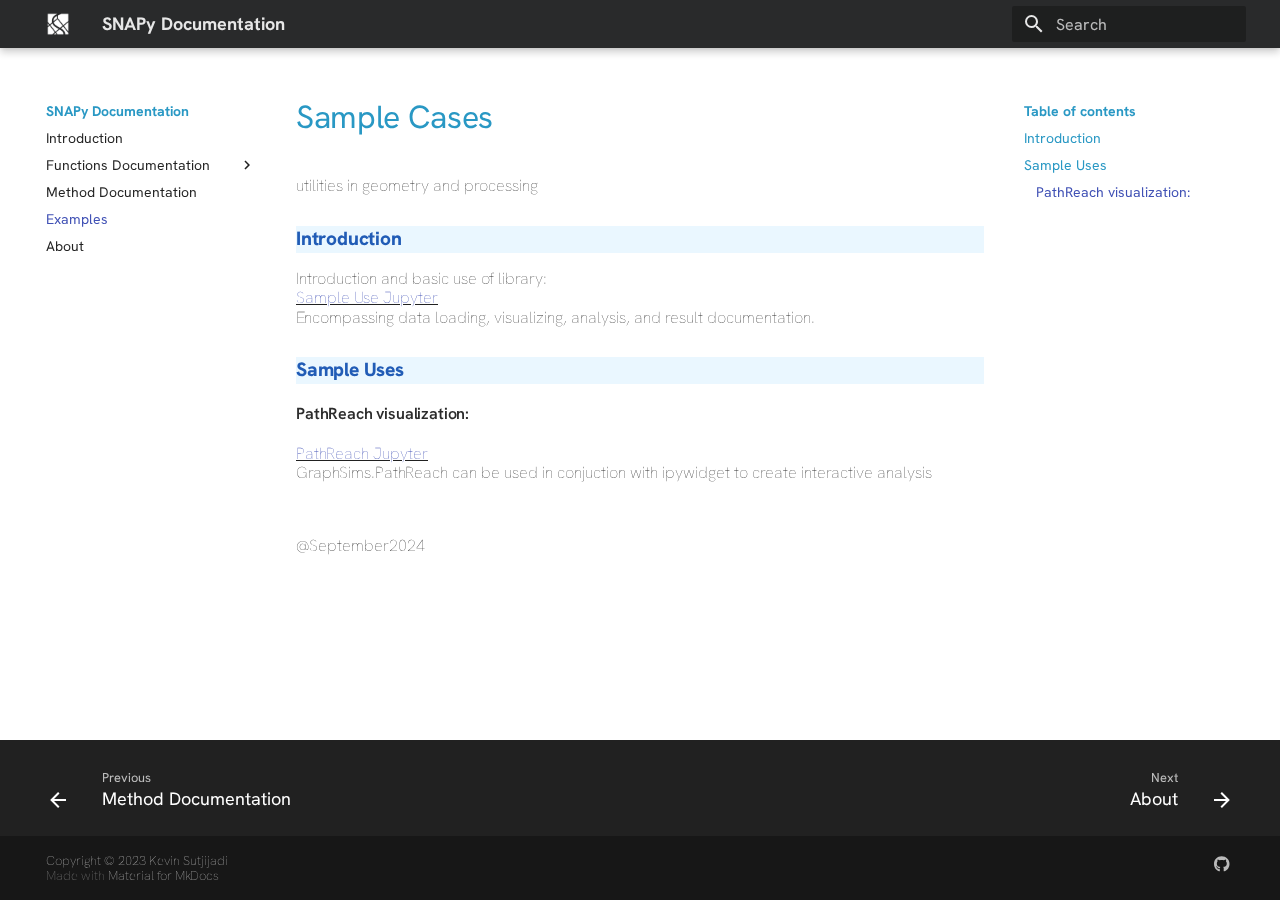
<file: Pages/smpl/index.html>
<!doctype html>
<html lang="en" class="no-js">
  <head>
    
      <meta charset="utf-8">
      <meta name="viewport" content="width=device-width,initial-scale=1">
      
        <meta name="description" content="Spatial Network Analysis for Python Module">
      
      
      
      
        <link rel="prev" href="../methods/">
      
      
        <link rel="next" href="../about/">
      
      
      <link rel="icon" href="../../assets/IconW_12.png">
      <meta name="generator" content="mkdocs-1.6.1, mkdocs-material-9.5.38">
    
    
      
        <title>Sample Cases - SNAPy Documentation</title>
      
    
    
      <link rel="stylesheet" href="../../assets/stylesheets/main.8c3ca2c6.min.css">
      
      


    
    
      
    
    
      
        
        
        <link rel="preconnect" href="https://fonts.gstatic.com" crossorigin>
        <link rel="stylesheet" href="https://fonts.googleapis.com/css?family=Hanken+Grotesk:300,300i,400,400i,700,700i%7CRoboto+Mono:400,400i,700,700i&display=fallback">
        <style>:root{--md-text-font:"Hanken Grotesk";--md-code-font:"Roboto Mono"}</style>
      
    
    
      <link rel="stylesheet" href="../../stylesheets/extra.css">
    
    <script>__md_scope=new URL("../..",location),__md_hash=e=>[...e].reduce(((e,_)=>(e<<5)-e+_.charCodeAt(0)),0),__md_get=(e,_=localStorage,t=__md_scope)=>JSON.parse(_.getItem(t.pathname+"."+e)),__md_set=(e,_,t=localStorage,a=__md_scope)=>{try{t.setItem(a.pathname+"."+e,JSON.stringify(_))}catch(e){}}</script>
    
      

    
    
    
  </head>
  
  
    <body dir="ltr">
  
    
    <input class="md-toggle" data-md-toggle="drawer" type="checkbox" id="__drawer" autocomplete="off">
    <input class="md-toggle" data-md-toggle="search" type="checkbox" id="__search" autocomplete="off">
    <label class="md-overlay" for="__drawer"></label>
    <div data-md-component="skip">
      
        
        <a href="#sample-cases" class="md-skip">
          Skip to content
        </a>
      
    </div>
    <div data-md-component="announce">
      
    </div>
    
    
      

  

<header class="md-header md-header--shadow" data-md-component="header">
  <nav class="md-header__inner md-grid" aria-label="Header">
    <a href="../.." title="SNAPy Documentation" class="md-header__button md-logo" aria-label="SNAPy Documentation" data-md-component="logo">
      
  <img src="../../assets/IconW_64.png" alt="logo">

    </a>
    <label class="md-header__button md-icon" for="__drawer">
      
      <svg xmlns="http://www.w3.org/2000/svg" viewBox="0 0 24 24"><path d="M3 6h18v2H3zm0 5h18v2H3zm0 5h18v2H3z"/></svg>
    </label>
    <div class="md-header__title" data-md-component="header-title">
      <div class="md-header__ellipsis">
        <div class="md-header__topic">
          <span class="md-ellipsis">
            SNAPy Documentation
          </span>
        </div>
        <div class="md-header__topic" data-md-component="header-topic">
          <span class="md-ellipsis">
            
              Sample Cases
            
          </span>
        </div>
      </div>
    </div>
    
    
      <script>var palette=__md_get("__palette");if(palette&&palette.color){if("(prefers-color-scheme)"===palette.color.media){var media=matchMedia("(prefers-color-scheme: light)"),input=document.querySelector(media.matches?"[data-md-color-media='(prefers-color-scheme: light)']":"[data-md-color-media='(prefers-color-scheme: dark)']");palette.color.media=input.getAttribute("data-md-color-media"),palette.color.scheme=input.getAttribute("data-md-color-scheme"),palette.color.primary=input.getAttribute("data-md-color-primary"),palette.color.accent=input.getAttribute("data-md-color-accent")}for(var[key,value]of Object.entries(palette.color))document.body.setAttribute("data-md-color-"+key,value)}</script>
    
    
    
      <label class="md-header__button md-icon" for="__search">
        
        <svg xmlns="http://www.w3.org/2000/svg" viewBox="0 0 24 24"><path d="M9.5 3A6.5 6.5 0 0 1 16 9.5c0 1.61-.59 3.09-1.56 4.23l.27.27h.79l5 5-1.5 1.5-5-5v-.79l-.27-.27A6.52 6.52 0 0 1 9.5 16 6.5 6.5 0 0 1 3 9.5 6.5 6.5 0 0 1 9.5 3m0 2C7 5 5 7 5 9.5S7 14 9.5 14 14 12 14 9.5 12 5 9.5 5"/></svg>
      </label>
      <div class="md-search" data-md-component="search" role="dialog">
  <label class="md-search__overlay" for="__search"></label>
  <div class="md-search__inner" role="search">
    <form class="md-search__form" name="search">
      <input type="text" class="md-search__input" name="query" aria-label="Search" placeholder="Search" autocapitalize="off" autocorrect="off" autocomplete="off" spellcheck="false" data-md-component="search-query" required>
      <label class="md-search__icon md-icon" for="__search">
        
        <svg xmlns="http://www.w3.org/2000/svg" viewBox="0 0 24 24"><path d="M9.5 3A6.5 6.5 0 0 1 16 9.5c0 1.61-.59 3.09-1.56 4.23l.27.27h.79l5 5-1.5 1.5-5-5v-.79l-.27-.27A6.52 6.52 0 0 1 9.5 16 6.5 6.5 0 0 1 3 9.5 6.5 6.5 0 0 1 9.5 3m0 2C7 5 5 7 5 9.5S7 14 9.5 14 14 12 14 9.5 12 5 9.5 5"/></svg>
        
        <svg xmlns="http://www.w3.org/2000/svg" viewBox="0 0 24 24"><path d="M20 11v2H8l5.5 5.5-1.42 1.42L4.16 12l7.92-7.92L13.5 5.5 8 11z"/></svg>
      </label>
      <nav class="md-search__options" aria-label="Search">
        
        <button type="reset" class="md-search__icon md-icon" title="Clear" aria-label="Clear" tabindex="-1">
          
          <svg xmlns="http://www.w3.org/2000/svg" viewBox="0 0 24 24"><path d="M19 6.41 17.59 5 12 10.59 6.41 5 5 6.41 10.59 12 5 17.59 6.41 19 12 13.41 17.59 19 19 17.59 13.41 12z"/></svg>
        </button>
      </nav>
      
    </form>
    <div class="md-search__output">
      <div class="md-search__scrollwrap" tabindex="0" data-md-scrollfix>
        <div class="md-search-result" data-md-component="search-result">
          <div class="md-search-result__meta">
            Initializing search
          </div>
          <ol class="md-search-result__list" role="presentation"></ol>
        </div>
      </div>
    </div>
  </div>
</div>
    
    
  </nav>
  
</header>
    
    <div class="md-container" data-md-component="container">
      
      
        
          
        
      
      <main class="md-main" data-md-component="main">
        <div class="md-main__inner md-grid">
          
            
              
              <div class="md-sidebar md-sidebar--primary" data-md-component="sidebar" data-md-type="navigation" >
                <div class="md-sidebar__scrollwrap">
                  <div class="md-sidebar__inner">
                    



<nav class="md-nav md-nav--primary" aria-label="Navigation" data-md-level="0">
  <label class="md-nav__title" for="__drawer">
    <a href="../.." title="SNAPy Documentation" class="md-nav__button md-logo" aria-label="SNAPy Documentation" data-md-component="logo">
      
  <img src="../../assets/IconW_64.png" alt="logo">

    </a>
    SNAPy Documentation
  </label>
  
  <ul class="md-nav__list" data-md-scrollfix>
    
      
      
  
  
  
  
    <li class="md-nav__item">
      <a href="../.." class="md-nav__link">
        
  
  <span class="md-ellipsis">
    Introduction
  </span>
  

      </a>
    </li>
  

    
      
      
  
  
  
  
    
    
    
    
    <li class="md-nav__item md-nav__item--nested">
      
        
        
        <input class="md-nav__toggle md-toggle " type="checkbox" id="__nav_2" >
        
          
          <label class="md-nav__link" for="__nav_2" id="__nav_2_label" tabindex="0">
            
  
  <span class="md-ellipsis">
    Functions Documentation
  </span>
  

            <span class="md-nav__icon md-icon"></span>
          </label>
        
        <nav class="md-nav" data-md-level="1" aria-labelledby="__nav_2_label" aria-expanded="false">
          <label class="md-nav__title" for="__nav_2">
            <span class="md-nav__icon md-icon"></span>
            Functions Documentation
          </label>
          <ul class="md-nav__list" data-md-scrollfix>
            
              
                
  
  
  
  
    <li class="md-nav__item">
      <a href="../func_structure/" class="md-nav__link">
        
  
  <span class="md-ellipsis">
    Structure
  </span>
  

      </a>
    </li>
  

              
            
              
                
  
  
  
  
    <li class="md-nav__item">
      <a href="../func_na/" class="md-nav__link">
        
  
  <span class="md-ellipsis">
    Network Analysis
  </span>
  

      </a>
    </li>
  

              
            
              
                
  
  
  
  
    <li class="md-nav__item">
      <a href="../func_ca/" class="md-nav__link">
        
  
  <span class="md-ellipsis">
    Other Analysis
  </span>
  

      </a>
    </li>
  

              
            
              
                
  
  
  
  
    <li class="md-nav__item">
      <a href="../func_routines/" class="md-nav__link">
        
  
  <span class="md-ellipsis">
    Routine Analysis
  </span>
  

      </a>
    </li>
  

              
            
              
                
  
  
  
  
    <li class="md-nav__item">
      <a href="../func_vis/" class="md-nav__link">
        
  
  <span class="md-ellipsis">
    Visualization
  </span>
  

      </a>
    </li>
  

              
            
              
                
  
  
  
  
    <li class="md-nav__item">
      <a href="../func_ut/" class="md-nav__link">
        
  
  <span class="md-ellipsis">
    Utilites
  </span>
  

      </a>
    </li>
  

              
            
              
                
  
  
  
  
    <li class="md-nav__item">
      <a href="../SGACy/" class="md-nav__link">
        
  
  <span class="md-ellipsis">
    SGACy
  </span>
  

      </a>
    </li>
  

              
            
          </ul>
        </nav>
      
    </li>
  

    
      
      
  
  
  
  
    <li class="md-nav__item">
      <a href="../methods/" class="md-nav__link">
        
  
  <span class="md-ellipsis">
    Method Documentation
  </span>
  

      </a>
    </li>
  

    
      
      
  
  
    
  
  
  
    <li class="md-nav__item md-nav__item--active">
      
      <input class="md-nav__toggle md-toggle" type="checkbox" id="__toc">
      
      
        
      
      
        <label class="md-nav__link md-nav__link--active" for="__toc">
          
  
  <span class="md-ellipsis">
    Examples
  </span>
  

          <span class="md-nav__icon md-icon"></span>
        </label>
      
      <a href="./" class="md-nav__link md-nav__link--active">
        
  
  <span class="md-ellipsis">
    Examples
  </span>
  

      </a>
      
        

<nav class="md-nav md-nav--secondary" aria-label="Table of contents">
  
  
  
    
  
  
    <label class="md-nav__title" for="__toc">
      <span class="md-nav__icon md-icon"></span>
      Table of contents
    </label>
    <ul class="md-nav__list" data-md-component="toc" data-md-scrollfix>
      
        <li class="md-nav__item">
  <a href="#introduction" class="md-nav__link">
    <span class="md-ellipsis">
      Introduction
    </span>
  </a>
  
</li>
      
        <li class="md-nav__item">
  <a href="#sample-uses" class="md-nav__link">
    <span class="md-ellipsis">
      Sample Uses
    </span>
  </a>
  
    <nav class="md-nav" aria-label="Sample Uses">
      <ul class="md-nav__list">
        
          <li class="md-nav__item">
  <a href="#pathreach-visualization" class="md-nav__link">
    <span class="md-ellipsis">
      PathReach visualization:
    </span>
  </a>
  
</li>
        
      </ul>
    </nav>
  
</li>
      
    </ul>
  
</nav>
      
    </li>
  

    
      
      
  
  
  
  
    <li class="md-nav__item">
      <a href="../about/" class="md-nav__link">
        
  
  <span class="md-ellipsis">
    About
  </span>
  

      </a>
    </li>
  

    
  </ul>
</nav>
                  </div>
                </div>
              </div>
            
            
              
              <div class="md-sidebar md-sidebar--secondary" data-md-component="sidebar" data-md-type="toc" >
                <div class="md-sidebar__scrollwrap">
                  <div class="md-sidebar__inner">
                    

<nav class="md-nav md-nav--secondary" aria-label="Table of contents">
  
  
  
    
  
  
    <label class="md-nav__title" for="__toc">
      <span class="md-nav__icon md-icon"></span>
      Table of contents
    </label>
    <ul class="md-nav__list" data-md-component="toc" data-md-scrollfix>
      
        <li class="md-nav__item">
  <a href="#introduction" class="md-nav__link">
    <span class="md-ellipsis">
      Introduction
    </span>
  </a>
  
</li>
      
        <li class="md-nav__item">
  <a href="#sample-uses" class="md-nav__link">
    <span class="md-ellipsis">
      Sample Uses
    </span>
  </a>
  
    <nav class="md-nav" aria-label="Sample Uses">
      <ul class="md-nav__list">
        
          <li class="md-nav__item">
  <a href="#pathreach-visualization" class="md-nav__link">
    <span class="md-ellipsis">
      PathReach visualization:
    </span>
  </a>
  
</li>
        
      </ul>
    </nav>
  
</li>
      
    </ul>
  
</nav>
                  </div>
                </div>
              </div>
            
          
          
            <div class="md-content" data-md-component="content">
              <article class="md-content__inner md-typeset">
                
                  


<h1 id="sample-cases">Sample Cases</h1>
<p>utilities in geometry and processing</p>
<h2 id="introduction">Introduction</h2>
<p>Introduction and basic use of library:<br>
<u><a href="https://github.com/kevinsutjijadi/SNAPyDocs/tree/main/Samples/00_Introduction.ipynb">Sample Use Jupyter</a></u>
<br>Encompassing data loading, visualizing, analysis, and result documentation.</p>
<h2 id="sample-uses">Sample Uses</h2>
<h5 id="pathreach-visualization">PathReach visualization:<br></h5>
<p><u><a href="https://github.com/kevinsutjijadi/SNAPyDocs/tree/main/Samples/01_PathReach.ipynb">PathReach Jupyter</a></u>
<br>GraphSims.PathReach can be used in conjuction with ipywidget to create interactive analysis</p>
<p><br><br>
@September2024</p>







  
  






                
              </article>
            </div>
          
          
<script>var target=document.getElementById(location.hash.slice(1));target&&target.name&&(target.checked=target.name.startsWith("__tabbed_"))</script>
        </div>
        
      </main>
      
        <footer class="md-footer">
  
    
      
      <nav class="md-footer__inner md-grid" aria-label="Footer" >
        
          
          <a href="../methods/" class="md-footer__link md-footer__link--prev" aria-label="Previous: Method Documentation">
            <div class="md-footer__button md-icon">
              
              <svg xmlns="http://www.w3.org/2000/svg" viewBox="0 0 24 24"><path d="M20 11v2H8l5.5 5.5-1.42 1.42L4.16 12l7.92-7.92L13.5 5.5 8 11z"/></svg>
            </div>
            <div class="md-footer__title">
              <span class="md-footer__direction">
                Previous
              </span>
              <div class="md-ellipsis">
                Method Documentation
              </div>
            </div>
          </a>
        
        
          
          <a href="../about/" class="md-footer__link md-footer__link--next" aria-label="Next: About">
            <div class="md-footer__title">
              <span class="md-footer__direction">
                Next
              </span>
              <div class="md-ellipsis">
                About
              </div>
            </div>
            <div class="md-footer__button md-icon">
              
              <svg xmlns="http://www.w3.org/2000/svg" viewBox="0 0 24 24"><path d="M4 11v2h12l-5.5 5.5 1.42 1.42L19.84 12l-7.92-7.92L10.5 5.5 16 11z"/></svg>
            </div>
          </a>
        
      </nav>
    
  
  <div class="md-footer-meta md-typeset">
    <div class="md-footer-meta__inner md-grid">
      <div class="md-copyright">
  
    <div class="md-copyright__highlight">
      Copyright &copy; 2023 Kevin Sutjijadi
    </div>
  
  
    Made with
    <a href="https://squidfunk.github.io/mkdocs-material/" target="_blank" rel="noopener">
      Material for MkDocs
    </a>
  
</div>
      
        <div class="md-social">
  
    
    
    
    
      
      
    
    <a href="https://github.com/kevinsutjijadi/SNAPy" target="_blank" rel="noopener" title="github.com" class="md-social__link">
      <svg xmlns="http://www.w3.org/2000/svg" viewBox="0 0 496 512"><!--! Font Awesome Free 6.6.0 by @fontawesome - https://fontawesome.com License - https://fontawesome.com/license/free (Icons: CC BY 4.0, Fonts: SIL OFL 1.1, Code: MIT License) Copyright 2024 Fonticons, Inc.--><path d="M165.9 397.4c0 2-2.3 3.6-5.2 3.6-3.3.3-5.6-1.3-5.6-3.6 0-2 2.3-3.6 5.2-3.6 3-.3 5.6 1.3 5.6 3.6m-31.1-4.5c-.7 2 1.3 4.3 4.3 4.9 2.6 1 5.6 0 6.2-2s-1.3-4.3-4.3-5.2c-2.6-.7-5.5.3-6.2 2.3m44.2-1.7c-2.9.7-4.9 2.6-4.6 4.9.3 2 2.9 3.3 5.9 2.6 2.9-.7 4.9-2.6 4.6-4.6-.3-1.9-3-3.2-5.9-2.9M244.8 8C106.1 8 0 113.3 0 252c0 110.9 69.8 205.8 169.5 239.2 12.8 2.3 17.3-5.6 17.3-12.1 0-6.2-.3-40.4-.3-61.4 0 0-70 15-84.7-29.8 0 0-11.4-29.1-27.8-36.6 0 0-22.9-15.7 1.6-15.4 0 0 24.9 2 38.6 25.8 21.9 38.6 58.6 27.5 72.9 20.9 2.3-16 8.8-27.1 16-33.7-55.9-6.2-112.3-14.3-112.3-110.5 0-27.5 7.6-41.3 23.6-58.9-2.6-6.5-11.1-33.3 2.6-67.9 20.9-6.5 69 27 69 27 20-5.6 41.5-8.5 62.8-8.5s42.8 2.9 62.8 8.5c0 0 48.1-33.6 69-27 13.7 34.7 5.2 61.4 2.6 67.9 16 17.7 25.8 31.5 25.8 58.9 0 96.5-58.9 104.2-114.8 110.5 9.2 7.9 17 22.9 17 46.4 0 33.7-.3 75.4-.3 83.6 0 6.5 4.6 14.4 17.3 12.1C428.2 457.8 496 362.9 496 252 496 113.3 383.5 8 244.8 8M97.2 352.9c-1.3 1-1 3.3.7 5.2 1.6 1.6 3.9 2.3 5.2 1 1.3-1 1-3.3-.7-5.2-1.6-1.6-3.9-2.3-5.2-1m-10.8-8.1c-.7 1.3.3 2.9 2.3 3.9 1.6 1 3.6.7 4.3-.7.7-1.3-.3-2.9-2.3-3.9-2-.6-3.6-.3-4.3.7m32.4 35.6c-1.6 1.3-1 4.3 1.3 6.2 2.3 2.3 5.2 2.6 6.5 1 1.3-1.3.7-4.3-1.3-6.2-2.2-2.3-5.2-2.6-6.5-1m-11.4-14.7c-1.6 1-1.6 3.6 0 5.9s4.3 3.3 5.6 2.3c1.6-1.3 1.6-3.9 0-6.2-1.4-2.3-4-3.3-5.6-2"/></svg>
    </a>
  
</div>
      
    </div>
  </div>
</footer>
      
    </div>
    <div class="md-dialog" data-md-component="dialog">
      <div class="md-dialog__inner md-typeset"></div>
    </div>
    
    
    <script id="__config" type="application/json">{"base": "../..", "features": ["content.code.copy", "content.code.select", "navigation.footer"], "search": "../../assets/javascripts/workers/search.6ce7567c.min.js", "translations": {"clipboard.copied": "Copied to clipboard", "clipboard.copy": "Copy to clipboard", "search.result.more.one": "1 more on this page", "search.result.more.other": "# more on this page", "search.result.none": "No matching documents", "search.result.one": "1 matching document", "search.result.other": "# matching documents", "search.result.placeholder": "Type to start searching", "search.result.term.missing": "Missing", "select.version": "Select version"}}</script>
    
    
      <script src="../../assets/javascripts/bundle.d6f25eb3.min.js"></script>
      
    
  </body>
</html>
</file>
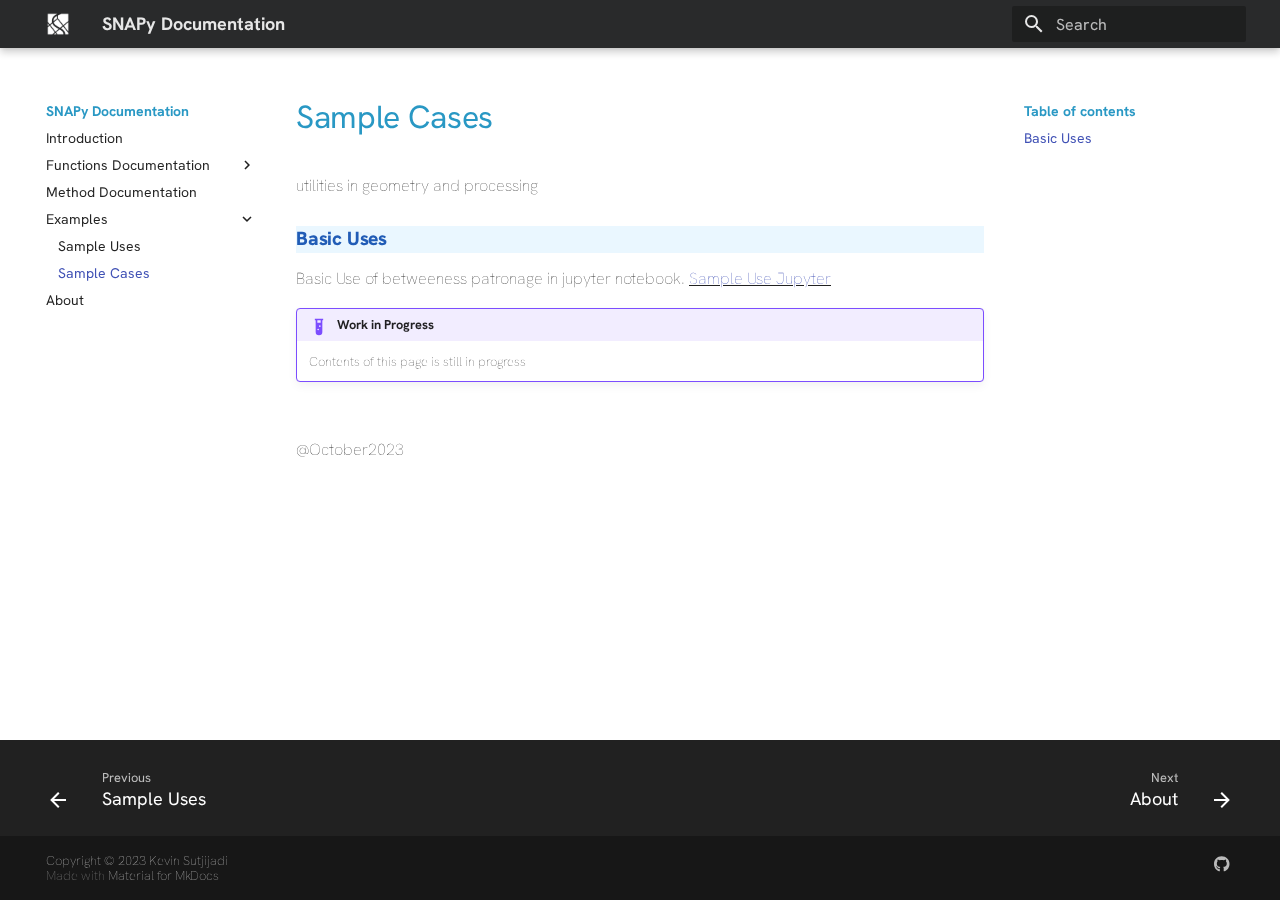
<file: Pages/smpl_case/index.html>
<!doctype html>
<html lang="en" class="no-js">
  <head>
    
      <meta charset="utf-8">
      <meta name="viewport" content="width=device-width,initial-scale=1">
      
        <meta name="description" content="Spatial Network Analysis for Python Module">
      
      
      
      
        <link rel="prev" href="../smpl_use/">
      
      
        <link rel="next" href="../about/">
      
      
      <link rel="icon" href="../../assets/IconW_12.png">
      <meta name="generator" content="mkdocs-1.5.3, mkdocs-material-9.5.3">
    
    
      
        <title>Sample Cases - SNAPy Documentation</title>
      
    
    
      <link rel="stylesheet" href="../../assets/stylesheets/main.50c56a3b.min.css">
      
      


    
    
      
    
    
      
        
        
        <link rel="preconnect" href="https://fonts.gstatic.com" crossorigin>
        <link rel="stylesheet" href="https://fonts.googleapis.com/css?family=Hanken+Grotesk:300,300i,400,400i,700,700i%7CRoboto+Mono:400,400i,700,700i&display=fallback">
        <style>:root{--md-text-font:"Hanken Grotesk";--md-code-font:"Roboto Mono"}</style>
      
    
    
      <link rel="stylesheet" href="../../stylesheets/extra.css">
    
    <script>__md_scope=new URL("../..",location),__md_hash=e=>[...e].reduce((e,_)=>(e<<5)-e+_.charCodeAt(0),0),__md_get=(e,_=localStorage,t=__md_scope)=>JSON.parse(_.getItem(t.pathname+"."+e)),__md_set=(e,_,t=localStorage,a=__md_scope)=>{try{t.setItem(a.pathname+"."+e,JSON.stringify(_))}catch(e){}}</script>
    
      

    
    
    
  </head>
  
  
    <body dir="ltr">
  
    
    <input class="md-toggle" data-md-toggle="drawer" type="checkbox" id="__drawer" autocomplete="off">
    <input class="md-toggle" data-md-toggle="search" type="checkbox" id="__search" autocomplete="off">
    <label class="md-overlay" for="__drawer"></label>
    <div data-md-component="skip">
      
        
        <a href="#sample-cases" class="md-skip">
          Skip to content
        </a>
      
    </div>
    <div data-md-component="announce">
      
    </div>
    
    
      

  

<header class="md-header md-header--shadow" data-md-component="header">
  <nav class="md-header__inner md-grid" aria-label="Header">
    <a href="../.." title="SNAPy Documentation" class="md-header__button md-logo" aria-label="SNAPy Documentation" data-md-component="logo">
      
  <img src="../../assets/IconW_64.png" alt="logo">

    </a>
    <label class="md-header__button md-icon" for="__drawer">
      
      <svg xmlns="http://www.w3.org/2000/svg" viewBox="0 0 24 24"><path d="M3 6h18v2H3V6m0 5h18v2H3v-2m0 5h18v2H3v-2Z"/></svg>
    </label>
    <div class="md-header__title" data-md-component="header-title">
      <div class="md-header__ellipsis">
        <div class="md-header__topic">
          <span class="md-ellipsis">
            SNAPy Documentation
          </span>
        </div>
        <div class="md-header__topic" data-md-component="header-topic">
          <span class="md-ellipsis">
            
              Sample Cases
            
          </span>
        </div>
      </div>
    </div>
    
    
      <script>var media,input,key,value,palette=__md_get("__palette");if(palette&&palette.color){"(prefers-color-scheme)"===palette.color.media&&(media=matchMedia("(prefers-color-scheme: light)"),input=document.querySelector(media.matches?"[data-md-color-media='(prefers-color-scheme: light)']":"[data-md-color-media='(prefers-color-scheme: dark)']"),palette.color.media=input.getAttribute("data-md-color-media"),palette.color.scheme=input.getAttribute("data-md-color-scheme"),palette.color.primary=input.getAttribute("data-md-color-primary"),palette.color.accent=input.getAttribute("data-md-color-accent"));for([key,value]of Object.entries(palette.color))document.body.setAttribute("data-md-color-"+key,value)}</script>
    
    
    
      <label class="md-header__button md-icon" for="__search">
        
        <svg xmlns="http://www.w3.org/2000/svg" viewBox="0 0 24 24"><path d="M9.5 3A6.5 6.5 0 0 1 16 9.5c0 1.61-.59 3.09-1.56 4.23l.27.27h.79l5 5-1.5 1.5-5-5v-.79l-.27-.27A6.516 6.516 0 0 1 9.5 16 6.5 6.5 0 0 1 3 9.5 6.5 6.5 0 0 1 9.5 3m0 2C7 5 5 7 5 9.5S7 14 9.5 14 14 12 14 9.5 12 5 9.5 5Z"/></svg>
      </label>
      <div class="md-search" data-md-component="search" role="dialog">
  <label class="md-search__overlay" for="__search"></label>
  <div class="md-search__inner" role="search">
    <form class="md-search__form" name="search">
      <input type="text" class="md-search__input" name="query" aria-label="Search" placeholder="Search" autocapitalize="off" autocorrect="off" autocomplete="off" spellcheck="false" data-md-component="search-query" required>
      <label class="md-search__icon md-icon" for="__search">
        
        <svg xmlns="http://www.w3.org/2000/svg" viewBox="0 0 24 24"><path d="M9.5 3A6.5 6.5 0 0 1 16 9.5c0 1.61-.59 3.09-1.56 4.23l.27.27h.79l5 5-1.5 1.5-5-5v-.79l-.27-.27A6.516 6.516 0 0 1 9.5 16 6.5 6.5 0 0 1 3 9.5 6.5 6.5 0 0 1 9.5 3m0 2C7 5 5 7 5 9.5S7 14 9.5 14 14 12 14 9.5 12 5 9.5 5Z"/></svg>
        
        <svg xmlns="http://www.w3.org/2000/svg" viewBox="0 0 24 24"><path d="M20 11v2H8l5.5 5.5-1.42 1.42L4.16 12l7.92-7.92L13.5 5.5 8 11h12Z"/></svg>
      </label>
      <nav class="md-search__options" aria-label="Search">
        
        <button type="reset" class="md-search__icon md-icon" title="Clear" aria-label="Clear" tabindex="-1">
          
          <svg xmlns="http://www.w3.org/2000/svg" viewBox="0 0 24 24"><path d="M19 6.41 17.59 5 12 10.59 6.41 5 5 6.41 10.59 12 5 17.59 6.41 19 12 13.41 17.59 19 19 17.59 13.41 12 19 6.41Z"/></svg>
        </button>
      </nav>
      
    </form>
    <div class="md-search__output">
      <div class="md-search__scrollwrap" data-md-scrollfix>
        <div class="md-search-result" data-md-component="search-result">
          <div class="md-search-result__meta">
            Initializing search
          </div>
          <ol class="md-search-result__list" role="presentation"></ol>
        </div>
      </div>
    </div>
  </div>
</div>
    
    
  </nav>
  
</header>
    
    <div class="md-container" data-md-component="container">
      
      
        
          
        
      
      <main class="md-main" data-md-component="main">
        <div class="md-main__inner md-grid">
          
            
              
              <div class="md-sidebar md-sidebar--primary" data-md-component="sidebar" data-md-type="navigation" >
                <div class="md-sidebar__scrollwrap">
                  <div class="md-sidebar__inner">
                    



<nav class="md-nav md-nav--primary" aria-label="Navigation" data-md-level="0">
  <label class="md-nav__title" for="__drawer">
    <a href="../.." title="SNAPy Documentation" class="md-nav__button md-logo" aria-label="SNAPy Documentation" data-md-component="logo">
      
  <img src="../../assets/IconW_64.png" alt="logo">

    </a>
    SNAPy Documentation
  </label>
  
  <ul class="md-nav__list" data-md-scrollfix>
    
      
      
  
  
  
  
    <li class="md-nav__item">
      <a href="../.." class="md-nav__link">
        
  
  <span class="md-ellipsis">
    Introduction
  </span>
  

      </a>
    </li>
  

    
      
      
  
  
  
  
    
    
    
    
    
    <li class="md-nav__item md-nav__item--nested">
      
        
        
        
        <input class="md-nav__toggle md-toggle " type="checkbox" id="__nav_2" >
        
          
          <label class="md-nav__link" for="__nav_2" id="__nav_2_label" tabindex="0">
            
  
  <span class="md-ellipsis">
    Functions Documentation
  </span>
  

            <span class="md-nav__icon md-icon"></span>
          </label>
        
        <nav class="md-nav" data-md-level="1" aria-labelledby="__nav_2_label" aria-expanded="false">
          <label class="md-nav__title" for="__nav_2">
            <span class="md-nav__icon md-icon"></span>
            Functions Documentation
          </label>
          <ul class="md-nav__list" data-md-scrollfix>
            
              
                
  
  
  
  
    <li class="md-nav__item">
      <a href="../func_structure/" class="md-nav__link">
        
  
  <span class="md-ellipsis">
    Structure
  </span>
  

      </a>
    </li>
  

              
            
              
                
  
  
  
  
    <li class="md-nav__item">
      <a href="../func_na/" class="md-nav__link">
        
  
  <span class="md-ellipsis">
    Network Analysis
  </span>
  

      </a>
    </li>
  

              
            
              
                
  
  
  
  
    <li class="md-nav__item">
      <a href="../func_ca/" class="md-nav__link">
        
  
  <span class="md-ellipsis">
    Other Analysis
  </span>
  

      </a>
    </li>
  

              
            
              
                
  
  
  
  
    <li class="md-nav__item">
      <a href="../func_routines/" class="md-nav__link">
        
  
  <span class="md-ellipsis">
    Routine Analysis
  </span>
  

      </a>
    </li>
  

              
            
              
                
  
  
  
  
    <li class="md-nav__item">
      <a href="../func_ut/" class="md-nav__link">
        
  
  <span class="md-ellipsis">
    Utilites
  </span>
  

      </a>
    </li>
  

              
            
          </ul>
        </nav>
      
    </li>
  

    
      
      
  
  
  
  
    <li class="md-nav__item">
      <a href="../methods/" class="md-nav__link">
        
  
  <span class="md-ellipsis">
    Method Documentation
  </span>
  

      </a>
    </li>
  

    
      
      
  
  
    
  
  
  
    
    
    
    
    
    <li class="md-nav__item md-nav__item--active md-nav__item--nested">
      
        
        
        
        <input class="md-nav__toggle md-toggle " type="checkbox" id="__nav_4" checked>
        
          
          <label class="md-nav__link" for="__nav_4" id="__nav_4_label" tabindex="0">
            
  
  <span class="md-ellipsis">
    Examples
  </span>
  

            <span class="md-nav__icon md-icon"></span>
          </label>
        
        <nav class="md-nav" data-md-level="1" aria-labelledby="__nav_4_label" aria-expanded="true">
          <label class="md-nav__title" for="__nav_4">
            <span class="md-nav__icon md-icon"></span>
            Examples
          </label>
          <ul class="md-nav__list" data-md-scrollfix>
            
              
                
  
  
  
  
    <li class="md-nav__item">
      <a href="../smpl_use/" class="md-nav__link">
        
  
  <span class="md-ellipsis">
    Sample Uses
  </span>
  

      </a>
    </li>
  

              
            
              
                
  
  
    
  
  
  
    <li class="md-nav__item md-nav__item--active">
      
      <input class="md-nav__toggle md-toggle" type="checkbox" id="__toc">
      
      
        
      
      
        <label class="md-nav__link md-nav__link--active" for="__toc">
          
  
  <span class="md-ellipsis">
    Sample Cases
  </span>
  

          <span class="md-nav__icon md-icon"></span>
        </label>
      
      <a href="./" class="md-nav__link md-nav__link--active">
        
  
  <span class="md-ellipsis">
    Sample Cases
  </span>
  

      </a>
      
        

<nav class="md-nav md-nav--secondary" aria-label="Table of contents">
  
  
  
    
  
  
    <label class="md-nav__title" for="__toc">
      <span class="md-nav__icon md-icon"></span>
      Table of contents
    </label>
    <ul class="md-nav__list" data-md-component="toc" data-md-scrollfix>
      
        <li class="md-nav__item">
  <a href="#basic-uses" class="md-nav__link">
    <span class="md-ellipsis">
      Basic Uses
    </span>
  </a>
  
</li>
      
    </ul>
  
</nav>
      
    </li>
  

              
            
          </ul>
        </nav>
      
    </li>
  

    
      
      
  
  
  
  
    <li class="md-nav__item">
      <a href="../about/" class="md-nav__link">
        
  
  <span class="md-ellipsis">
    About
  </span>
  

      </a>
    </li>
  

    
  </ul>
</nav>
                  </div>
                </div>
              </div>
            
            
              
              <div class="md-sidebar md-sidebar--secondary" data-md-component="sidebar" data-md-type="toc" >
                <div class="md-sidebar__scrollwrap">
                  <div class="md-sidebar__inner">
                    

<nav class="md-nav md-nav--secondary" aria-label="Table of contents">
  
  
  
    
  
  
    <label class="md-nav__title" for="__toc">
      <span class="md-nav__icon md-icon"></span>
      Table of contents
    </label>
    <ul class="md-nav__list" data-md-component="toc" data-md-scrollfix>
      
        <li class="md-nav__item">
  <a href="#basic-uses" class="md-nav__link">
    <span class="md-ellipsis">
      Basic Uses
    </span>
  </a>
  
</li>
      
    </ul>
  
</nav>
                  </div>
                </div>
              </div>
            
          
          
            <div class="md-content" data-md-component="content">
              <article class="md-content__inner md-typeset">
                
                  


<h1 id="sample-cases">Sample Cases</h1>
<p>utilities in geometry and processing</p>
<h2 id="basic-uses">Basic Uses</h2>
<p>Basic Use of betweeness patronage in jupyter notebook.
<u><a href="https://github.com/kevinsutjijadi/SNAPy/tree/main/SampleUse.ipynb">Sample Use Jupyter</a></u></p>
<div class="admonition example">
<p class="admonition-title">Work in Progress</p>
<p>Contents of this page is still in progress</p>
</div>
<p><br><br>
@October2023</p>







  
  






                
              </article>
            </div>
          
          
<script>var target=document.getElementById(location.hash.slice(1));target&&target.name&&(target.checked=target.name.startsWith("__tabbed_"))</script>
        </div>
        
      </main>
      
        <footer class="md-footer">
  
    
      
      <nav class="md-footer__inner md-grid" aria-label="Footer" >
        
          
          <a href="../smpl_use/" class="md-footer__link md-footer__link--prev" aria-label="Previous: Sample Uses">
            <div class="md-footer__button md-icon">
              
              <svg xmlns="http://www.w3.org/2000/svg" viewBox="0 0 24 24"><path d="M20 11v2H8l5.5 5.5-1.42 1.42L4.16 12l7.92-7.92L13.5 5.5 8 11h12Z"/></svg>
            </div>
            <div class="md-footer__title">
              <span class="md-footer__direction">
                Previous
              </span>
              <div class="md-ellipsis">
                Sample Uses
              </div>
            </div>
          </a>
        
        
          
          <a href="../about/" class="md-footer__link md-footer__link--next" aria-label="Next: About">
            <div class="md-footer__title">
              <span class="md-footer__direction">
                Next
              </span>
              <div class="md-ellipsis">
                About
              </div>
            </div>
            <div class="md-footer__button md-icon">
              
              <svg xmlns="http://www.w3.org/2000/svg" viewBox="0 0 24 24"><path d="M4 11v2h12l-5.5 5.5 1.42 1.42L19.84 12l-7.92-7.92L10.5 5.5 16 11H4Z"/></svg>
            </div>
          </a>
        
      </nav>
    
  
  <div class="md-footer-meta md-typeset">
    <div class="md-footer-meta__inner md-grid">
      <div class="md-copyright">
  
    <div class="md-copyright__highlight">
      Copyright &copy; 2023 Kevin Sutjijadi
    </div>
  
  
    Made with
    <a href="https://squidfunk.github.io/mkdocs-material/" target="_blank" rel="noopener">
      Material for MkDocs
    </a>
  
</div>
      
        <div class="md-social">
  
    
    
    
    
      
      
    
    <a href="https://github.com/kevinsutjijadi/SNAPy" target="_blank" rel="noopener" title="github.com" class="md-social__link">
      <svg xmlns="http://www.w3.org/2000/svg" viewBox="0 0 496 512"><!--! Font Awesome Free 6.5.1 by @fontawesome - https://fontawesome.com License - https://fontawesome.com/license/free (Icons: CC BY 4.0, Fonts: SIL OFL 1.1, Code: MIT License) Copyright 2023 Fonticons, Inc.--><path d="M165.9 397.4c0 2-2.3 3.6-5.2 3.6-3.3.3-5.6-1.3-5.6-3.6 0-2 2.3-3.6 5.2-3.6 3-.3 5.6 1.3 5.6 3.6zm-31.1-4.5c-.7 2 1.3 4.3 4.3 4.9 2.6 1 5.6 0 6.2-2s-1.3-4.3-4.3-5.2c-2.6-.7-5.5.3-6.2 2.3zm44.2-1.7c-2.9.7-4.9 2.6-4.6 4.9.3 2 2.9 3.3 5.9 2.6 2.9-.7 4.9-2.6 4.6-4.6-.3-1.9-3-3.2-5.9-2.9zM244.8 8C106.1 8 0 113.3 0 252c0 110.9 69.8 205.8 169.5 239.2 12.8 2.3 17.3-5.6 17.3-12.1 0-6.2-.3-40.4-.3-61.4 0 0-70 15-84.7-29.8 0 0-11.4-29.1-27.8-36.6 0 0-22.9-15.7 1.6-15.4 0 0 24.9 2 38.6 25.8 21.9 38.6 58.6 27.5 72.9 20.9 2.3-16 8.8-27.1 16-33.7-55.9-6.2-112.3-14.3-112.3-110.5 0-27.5 7.6-41.3 23.6-58.9-2.6-6.5-11.1-33.3 2.6-67.9 20.9-6.5 69 27 69 27 20-5.6 41.5-8.5 62.8-8.5s42.8 2.9 62.8 8.5c0 0 48.1-33.6 69-27 13.7 34.7 5.2 61.4 2.6 67.9 16 17.7 25.8 31.5 25.8 58.9 0 96.5-58.9 104.2-114.8 110.5 9.2 7.9 17 22.9 17 46.4 0 33.7-.3 75.4-.3 83.6 0 6.5 4.6 14.4 17.3 12.1C428.2 457.8 496 362.9 496 252 496 113.3 383.5 8 244.8 8zM97.2 352.9c-1.3 1-1 3.3.7 5.2 1.6 1.6 3.9 2.3 5.2 1 1.3-1 1-3.3-.7-5.2-1.6-1.6-3.9-2.3-5.2-1zm-10.8-8.1c-.7 1.3.3 2.9 2.3 3.9 1.6 1 3.6.7 4.3-.7.7-1.3-.3-2.9-2.3-3.9-2-.6-3.6-.3-4.3.7zm32.4 35.6c-1.6 1.3-1 4.3 1.3 6.2 2.3 2.3 5.2 2.6 6.5 1 1.3-1.3.7-4.3-1.3-6.2-2.2-2.3-5.2-2.6-6.5-1zm-11.4-14.7c-1.6 1-1.6 3.6 0 5.9 1.6 2.3 4.3 3.3 5.6 2.3 1.6-1.3 1.6-3.9 0-6.2-1.4-2.3-4-3.3-5.6-2z"/></svg>
    </a>
  
</div>
      
    </div>
  </div>
</footer>
      
    </div>
    <div class="md-dialog" data-md-component="dialog">
      <div class="md-dialog__inner md-typeset"></div>
    </div>
    
    
    <script id="__config" type="application/json">{"base": "../..", "features": ["content.code.copy", "content.code.select", "navigation.footer"], "search": "../../assets/javascripts/workers/search.f886a092.min.js", "translations": {"clipboard.copied": "Copied to clipboard", "clipboard.copy": "Copy to clipboard", "search.result.more.one": "1 more on this page", "search.result.more.other": "# more on this page", "search.result.none": "No matching documents", "search.result.one": "1 matching document", "search.result.other": "# matching documents", "search.result.placeholder": "Type to start searching", "search.result.term.missing": "Missing", "select.version": "Select version"}}</script>
    
    
      <script src="../../assets/javascripts/bundle.d7c377c4.min.js"></script>
      
    
  </body>
</html>
</file>
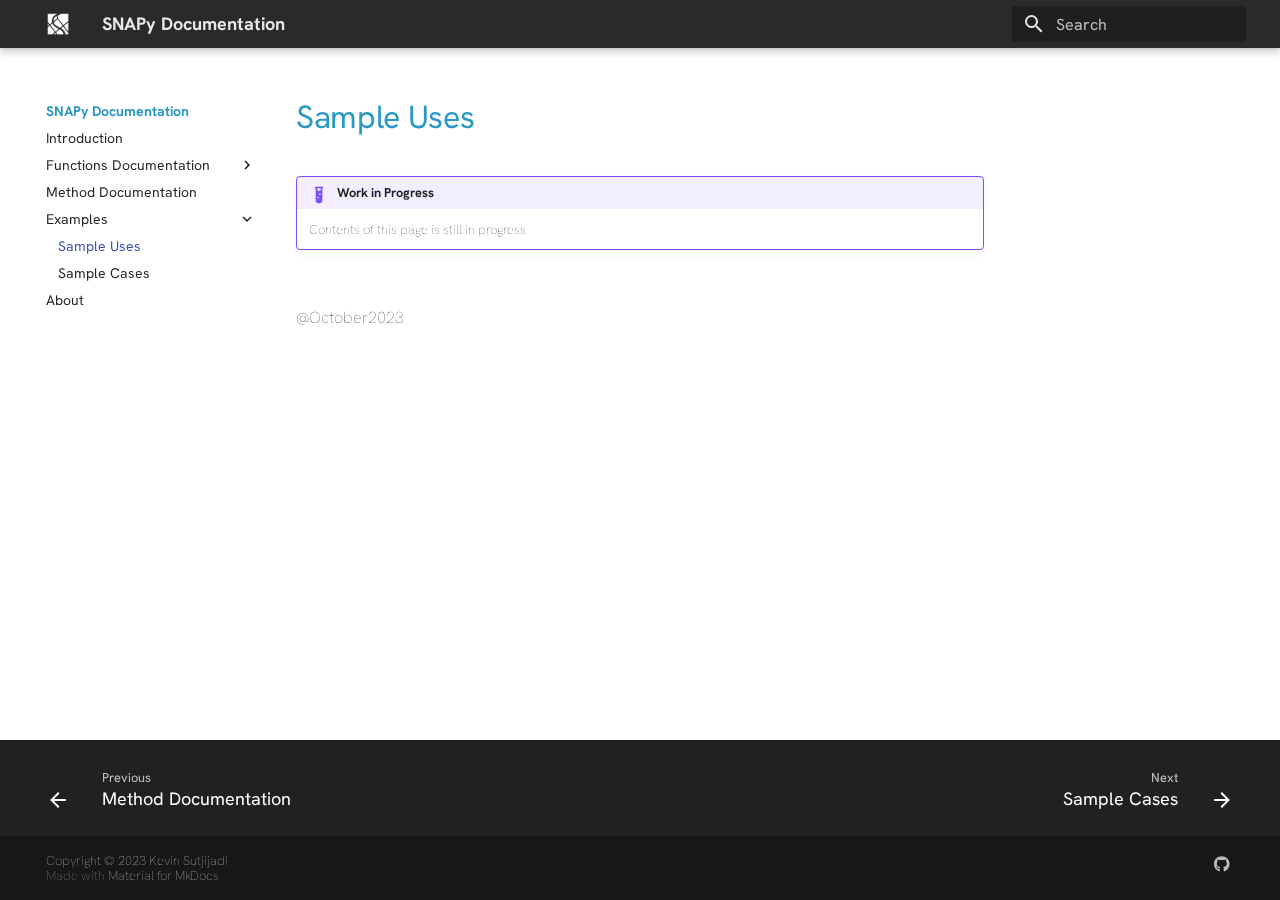
<file: Pages/smpl_use/index.html>
<!doctype html>
<html lang="en" class="no-js">
  <head>
    
      <meta charset="utf-8">
      <meta name="viewport" content="width=device-width,initial-scale=1">
      
        <meta name="description" content="Spatial Network Analysis for Python Module">
      
      
      
      
        <link rel="prev" href="../methods/">
      
      
        <link rel="next" href="../smpl_case/">
      
      
      <link rel="icon" href="../../assets/IconW_12.png">
      <meta name="generator" content="mkdocs-1.5.3, mkdocs-material-9.5.3">
    
    
      
        <title>Sample Use - SNAPy Documentation</title>
      
    
    
      <link rel="stylesheet" href="../../assets/stylesheets/main.50c56a3b.min.css">
      
      


    
    
      
    
    
      
        
        
        <link rel="preconnect" href="https://fonts.gstatic.com" crossorigin>
        <link rel="stylesheet" href="https://fonts.googleapis.com/css?family=Hanken+Grotesk:300,300i,400,400i,700,700i%7CRoboto+Mono:400,400i,700,700i&display=fallback">
        <style>:root{--md-text-font:"Hanken Grotesk";--md-code-font:"Roboto Mono"}</style>
      
    
    
      <link rel="stylesheet" href="../../stylesheets/extra.css">
    
    <script>__md_scope=new URL("../..",location),__md_hash=e=>[...e].reduce((e,_)=>(e<<5)-e+_.charCodeAt(0),0),__md_get=(e,_=localStorage,t=__md_scope)=>JSON.parse(_.getItem(t.pathname+"."+e)),__md_set=(e,_,t=localStorage,a=__md_scope)=>{try{t.setItem(a.pathname+"."+e,JSON.stringify(_))}catch(e){}}</script>
    
      

    
    
    
  </head>
  
  
    <body dir="ltr">
  
    
    <input class="md-toggle" data-md-toggle="drawer" type="checkbox" id="__drawer" autocomplete="off">
    <input class="md-toggle" data-md-toggle="search" type="checkbox" id="__search" autocomplete="off">
    <label class="md-overlay" for="__drawer"></label>
    <div data-md-component="skip">
      
        
        <a href="#sample-uses" class="md-skip">
          Skip to content
        </a>
      
    </div>
    <div data-md-component="announce">
      
    </div>
    
    
      

  

<header class="md-header md-header--shadow" data-md-component="header">
  <nav class="md-header__inner md-grid" aria-label="Header">
    <a href="../.." title="SNAPy Documentation" class="md-header__button md-logo" aria-label="SNAPy Documentation" data-md-component="logo">
      
  <img src="../../assets/IconW_64.png" alt="logo">

    </a>
    <label class="md-header__button md-icon" for="__drawer">
      
      <svg xmlns="http://www.w3.org/2000/svg" viewBox="0 0 24 24"><path d="M3 6h18v2H3V6m0 5h18v2H3v-2m0 5h18v2H3v-2Z"/></svg>
    </label>
    <div class="md-header__title" data-md-component="header-title">
      <div class="md-header__ellipsis">
        <div class="md-header__topic">
          <span class="md-ellipsis">
            SNAPy Documentation
          </span>
        </div>
        <div class="md-header__topic" data-md-component="header-topic">
          <span class="md-ellipsis">
            
              Sample Use
            
          </span>
        </div>
      </div>
    </div>
    
    
      <script>var media,input,key,value,palette=__md_get("__palette");if(palette&&palette.color){"(prefers-color-scheme)"===palette.color.media&&(media=matchMedia("(prefers-color-scheme: light)"),input=document.querySelector(media.matches?"[data-md-color-media='(prefers-color-scheme: light)']":"[data-md-color-media='(prefers-color-scheme: dark)']"),palette.color.media=input.getAttribute("data-md-color-media"),palette.color.scheme=input.getAttribute("data-md-color-scheme"),palette.color.primary=input.getAttribute("data-md-color-primary"),palette.color.accent=input.getAttribute("data-md-color-accent"));for([key,value]of Object.entries(palette.color))document.body.setAttribute("data-md-color-"+key,value)}</script>
    
    
    
      <label class="md-header__button md-icon" for="__search">
        
        <svg xmlns="http://www.w3.org/2000/svg" viewBox="0 0 24 24"><path d="M9.5 3A6.5 6.5 0 0 1 16 9.5c0 1.61-.59 3.09-1.56 4.23l.27.27h.79l5 5-1.5 1.5-5-5v-.79l-.27-.27A6.516 6.516 0 0 1 9.5 16 6.5 6.5 0 0 1 3 9.5 6.5 6.5 0 0 1 9.5 3m0 2C7 5 5 7 5 9.5S7 14 9.5 14 14 12 14 9.5 12 5 9.5 5Z"/></svg>
      </label>
      <div class="md-search" data-md-component="search" role="dialog">
  <label class="md-search__overlay" for="__search"></label>
  <div class="md-search__inner" role="search">
    <form class="md-search__form" name="search">
      <input type="text" class="md-search__input" name="query" aria-label="Search" placeholder="Search" autocapitalize="off" autocorrect="off" autocomplete="off" spellcheck="false" data-md-component="search-query" required>
      <label class="md-search__icon md-icon" for="__search">
        
        <svg xmlns="http://www.w3.org/2000/svg" viewBox="0 0 24 24"><path d="M9.5 3A6.5 6.5 0 0 1 16 9.5c0 1.61-.59 3.09-1.56 4.23l.27.27h.79l5 5-1.5 1.5-5-5v-.79l-.27-.27A6.516 6.516 0 0 1 9.5 16 6.5 6.5 0 0 1 3 9.5 6.5 6.5 0 0 1 9.5 3m0 2C7 5 5 7 5 9.5S7 14 9.5 14 14 12 14 9.5 12 5 9.5 5Z"/></svg>
        
        <svg xmlns="http://www.w3.org/2000/svg" viewBox="0 0 24 24"><path d="M20 11v2H8l5.5 5.5-1.42 1.42L4.16 12l7.92-7.92L13.5 5.5 8 11h12Z"/></svg>
      </label>
      <nav class="md-search__options" aria-label="Search">
        
        <button type="reset" class="md-search__icon md-icon" title="Clear" aria-label="Clear" tabindex="-1">
          
          <svg xmlns="http://www.w3.org/2000/svg" viewBox="0 0 24 24"><path d="M19 6.41 17.59 5 12 10.59 6.41 5 5 6.41 10.59 12 5 17.59 6.41 19 12 13.41 17.59 19 19 17.59 13.41 12 19 6.41Z"/></svg>
        </button>
      </nav>
      
    </form>
    <div class="md-search__output">
      <div class="md-search__scrollwrap" data-md-scrollfix>
        <div class="md-search-result" data-md-component="search-result">
          <div class="md-search-result__meta">
            Initializing search
          </div>
          <ol class="md-search-result__list" role="presentation"></ol>
        </div>
      </div>
    </div>
  </div>
</div>
    
    
  </nav>
  
</header>
    
    <div class="md-container" data-md-component="container">
      
      
        
          
        
      
      <main class="md-main" data-md-component="main">
        <div class="md-main__inner md-grid">
          
            
              
              <div class="md-sidebar md-sidebar--primary" data-md-component="sidebar" data-md-type="navigation" >
                <div class="md-sidebar__scrollwrap">
                  <div class="md-sidebar__inner">
                    



<nav class="md-nav md-nav--primary" aria-label="Navigation" data-md-level="0">
  <label class="md-nav__title" for="__drawer">
    <a href="../.." title="SNAPy Documentation" class="md-nav__button md-logo" aria-label="SNAPy Documentation" data-md-component="logo">
      
  <img src="../../assets/IconW_64.png" alt="logo">

    </a>
    SNAPy Documentation
  </label>
  
  <ul class="md-nav__list" data-md-scrollfix>
    
      
      
  
  
  
  
    <li class="md-nav__item">
      <a href="../.." class="md-nav__link">
        
  
  <span class="md-ellipsis">
    Introduction
  </span>
  

      </a>
    </li>
  

    
      
      
  
  
  
  
    
    
    
    
    
    <li class="md-nav__item md-nav__item--nested">
      
        
        
        
        <input class="md-nav__toggle md-toggle " type="checkbox" id="__nav_2" >
        
          
          <label class="md-nav__link" for="__nav_2" id="__nav_2_label" tabindex="0">
            
  
  <span class="md-ellipsis">
    Functions Documentation
  </span>
  

            <span class="md-nav__icon md-icon"></span>
          </label>
        
        <nav class="md-nav" data-md-level="1" aria-labelledby="__nav_2_label" aria-expanded="false">
          <label class="md-nav__title" for="__nav_2">
            <span class="md-nav__icon md-icon"></span>
            Functions Documentation
          </label>
          <ul class="md-nav__list" data-md-scrollfix>
            
              
                
  
  
  
  
    <li class="md-nav__item">
      <a href="../func_structure/" class="md-nav__link">
        
  
  <span class="md-ellipsis">
    Structure
  </span>
  

      </a>
    </li>
  

              
            
              
                
  
  
  
  
    <li class="md-nav__item">
      <a href="../func_na/" class="md-nav__link">
        
  
  <span class="md-ellipsis">
    Network Analysis
  </span>
  

      </a>
    </li>
  

              
            
              
                
  
  
  
  
    <li class="md-nav__item">
      <a href="../func_ca/" class="md-nav__link">
        
  
  <span class="md-ellipsis">
    Other Analysis
  </span>
  

      </a>
    </li>
  

              
            
              
                
  
  
  
  
    <li class="md-nav__item">
      <a href="../func_routines/" class="md-nav__link">
        
  
  <span class="md-ellipsis">
    Routine Analysis
  </span>
  

      </a>
    </li>
  

              
            
              
                
  
  
  
  
    <li class="md-nav__item">
      <a href="../func_ut/" class="md-nav__link">
        
  
  <span class="md-ellipsis">
    Utilites
  </span>
  

      </a>
    </li>
  

              
            
          </ul>
        </nav>
      
    </li>
  

    
      
      
  
  
  
  
    <li class="md-nav__item">
      <a href="../methods/" class="md-nav__link">
        
  
  <span class="md-ellipsis">
    Method Documentation
  </span>
  

      </a>
    </li>
  

    
      
      
  
  
    
  
  
  
    
    
    
    
    
    <li class="md-nav__item md-nav__item--active md-nav__item--nested">
      
        
        
        
        <input class="md-nav__toggle md-toggle " type="checkbox" id="__nav_4" checked>
        
          
          <label class="md-nav__link" for="__nav_4" id="__nav_4_label" tabindex="0">
            
  
  <span class="md-ellipsis">
    Examples
  </span>
  

            <span class="md-nav__icon md-icon"></span>
          </label>
        
        <nav class="md-nav" data-md-level="1" aria-labelledby="__nav_4_label" aria-expanded="true">
          <label class="md-nav__title" for="__nav_4">
            <span class="md-nav__icon md-icon"></span>
            Examples
          </label>
          <ul class="md-nav__list" data-md-scrollfix>
            
              
                
  
  
    
  
  
  
    <li class="md-nav__item md-nav__item--active">
      
      <input class="md-nav__toggle md-toggle" type="checkbox" id="__toc">
      
      
        
      
      
      <a href="./" class="md-nav__link md-nav__link--active">
        
  
  <span class="md-ellipsis">
    Sample Uses
  </span>
  

      </a>
      
    </li>
  

              
            
              
                
  
  
  
  
    <li class="md-nav__item">
      <a href="../smpl_case/" class="md-nav__link">
        
  
  <span class="md-ellipsis">
    Sample Cases
  </span>
  

      </a>
    </li>
  

              
            
          </ul>
        </nav>
      
    </li>
  

    
      
      
  
  
  
  
    <li class="md-nav__item">
      <a href="../about/" class="md-nav__link">
        
  
  <span class="md-ellipsis">
    About
  </span>
  

      </a>
    </li>
  

    
  </ul>
</nav>
                  </div>
                </div>
              </div>
            
            
              
              <div class="md-sidebar md-sidebar--secondary" data-md-component="sidebar" data-md-type="toc" >
                <div class="md-sidebar__scrollwrap">
                  <div class="md-sidebar__inner">
                    

<nav class="md-nav md-nav--secondary" aria-label="Table of contents">
  
  
  
    
  
  
</nav>
                  </div>
                </div>
              </div>
            
          
          
            <div class="md-content" data-md-component="content">
              <article class="md-content__inner md-typeset">
                
                  


<h1 id="sample-uses">Sample Uses</h1>
<div class="admonition example">
<p class="admonition-title">Work in Progress</p>
<p>Contents of this page is still in progress</p>
</div>
<p><br><br>
@October2023</p>







  
  






                
              </article>
            </div>
          
          
<script>var target=document.getElementById(location.hash.slice(1));target&&target.name&&(target.checked=target.name.startsWith("__tabbed_"))</script>
        </div>
        
      </main>
      
        <footer class="md-footer">
  
    
      
      <nav class="md-footer__inner md-grid" aria-label="Footer" >
        
          
          <a href="../methods/" class="md-footer__link md-footer__link--prev" aria-label="Previous: Method Documentation">
            <div class="md-footer__button md-icon">
              
              <svg xmlns="http://www.w3.org/2000/svg" viewBox="0 0 24 24"><path d="M20 11v2H8l5.5 5.5-1.42 1.42L4.16 12l7.92-7.92L13.5 5.5 8 11h12Z"/></svg>
            </div>
            <div class="md-footer__title">
              <span class="md-footer__direction">
                Previous
              </span>
              <div class="md-ellipsis">
                Method Documentation
              </div>
            </div>
          </a>
        
        
          
          <a href="../smpl_case/" class="md-footer__link md-footer__link--next" aria-label="Next: Sample Cases">
            <div class="md-footer__title">
              <span class="md-footer__direction">
                Next
              </span>
              <div class="md-ellipsis">
                Sample Cases
              </div>
            </div>
            <div class="md-footer__button md-icon">
              
              <svg xmlns="http://www.w3.org/2000/svg" viewBox="0 0 24 24"><path d="M4 11v2h12l-5.5 5.5 1.42 1.42L19.84 12l-7.92-7.92L10.5 5.5 16 11H4Z"/></svg>
            </div>
          </a>
        
      </nav>
    
  
  <div class="md-footer-meta md-typeset">
    <div class="md-footer-meta__inner md-grid">
      <div class="md-copyright">
  
    <div class="md-copyright__highlight">
      Copyright &copy; 2023 Kevin Sutjijadi
    </div>
  
  
    Made with
    <a href="https://squidfunk.github.io/mkdocs-material/" target="_blank" rel="noopener">
      Material for MkDocs
    </a>
  
</div>
      
        <div class="md-social">
  
    
    
    
    
      
      
    
    <a href="https://github.com/kevinsutjijadi/SNAPy" target="_blank" rel="noopener" title="github.com" class="md-social__link">
      <svg xmlns="http://www.w3.org/2000/svg" viewBox="0 0 496 512"><!--! Font Awesome Free 6.5.1 by @fontawesome - https://fontawesome.com License - https://fontawesome.com/license/free (Icons: CC BY 4.0, Fonts: SIL OFL 1.1, Code: MIT License) Copyright 2023 Fonticons, Inc.--><path d="M165.9 397.4c0 2-2.3 3.6-5.2 3.6-3.3.3-5.6-1.3-5.6-3.6 0-2 2.3-3.6 5.2-3.6 3-.3 5.6 1.3 5.6 3.6zm-31.1-4.5c-.7 2 1.3 4.3 4.3 4.9 2.6 1 5.6 0 6.2-2s-1.3-4.3-4.3-5.2c-2.6-.7-5.5.3-6.2 2.3zm44.2-1.7c-2.9.7-4.9 2.6-4.6 4.9.3 2 2.9 3.3 5.9 2.6 2.9-.7 4.9-2.6 4.6-4.6-.3-1.9-3-3.2-5.9-2.9zM244.8 8C106.1 8 0 113.3 0 252c0 110.9 69.8 205.8 169.5 239.2 12.8 2.3 17.3-5.6 17.3-12.1 0-6.2-.3-40.4-.3-61.4 0 0-70 15-84.7-29.8 0 0-11.4-29.1-27.8-36.6 0 0-22.9-15.7 1.6-15.4 0 0 24.9 2 38.6 25.8 21.9 38.6 58.6 27.5 72.9 20.9 2.3-16 8.8-27.1 16-33.7-55.9-6.2-112.3-14.3-112.3-110.5 0-27.5 7.6-41.3 23.6-58.9-2.6-6.5-11.1-33.3 2.6-67.9 20.9-6.5 69 27 69 27 20-5.6 41.5-8.5 62.8-8.5s42.8 2.9 62.8 8.5c0 0 48.1-33.6 69-27 13.7 34.7 5.2 61.4 2.6 67.9 16 17.7 25.8 31.5 25.8 58.9 0 96.5-58.9 104.2-114.8 110.5 9.2 7.9 17 22.9 17 46.4 0 33.7-.3 75.4-.3 83.6 0 6.5 4.6 14.4 17.3 12.1C428.2 457.8 496 362.9 496 252 496 113.3 383.5 8 244.8 8zM97.2 352.9c-1.3 1-1 3.3.7 5.2 1.6 1.6 3.9 2.3 5.2 1 1.3-1 1-3.3-.7-5.2-1.6-1.6-3.9-2.3-5.2-1zm-10.8-8.1c-.7 1.3.3 2.9 2.3 3.9 1.6 1 3.6.7 4.3-.7.7-1.3-.3-2.9-2.3-3.9-2-.6-3.6-.3-4.3.7zm32.4 35.6c-1.6 1.3-1 4.3 1.3 6.2 2.3 2.3 5.2 2.6 6.5 1 1.3-1.3.7-4.3-1.3-6.2-2.2-2.3-5.2-2.6-6.5-1zm-11.4-14.7c-1.6 1-1.6 3.6 0 5.9 1.6 2.3 4.3 3.3 5.6 2.3 1.6-1.3 1.6-3.9 0-6.2-1.4-2.3-4-3.3-5.6-2z"/></svg>
    </a>
  
</div>
      
    </div>
  </div>
</footer>
      
    </div>
    <div class="md-dialog" data-md-component="dialog">
      <div class="md-dialog__inner md-typeset"></div>
    </div>
    
    
    <script id="__config" type="application/json">{"base": "../..", "features": ["content.code.copy", "content.code.select", "navigation.footer"], "search": "../../assets/javascripts/workers/search.f886a092.min.js", "translations": {"clipboard.copied": "Copied to clipboard", "clipboard.copy": "Copy to clipboard", "search.result.more.one": "1 more on this page", "search.result.more.other": "# more on this page", "search.result.none": "No matching documents", "search.result.one": "1 matching document", "search.result.other": "# matching documents", "search.result.placeholder": "Type to start searching", "search.result.term.missing": "Missing", "select.version": "Select version"}}</script>
    
    
      <script src="../../assets/javascripts/bundle.d7c377c4.min.js"></script>
      
    
  </body>
</html>
</file>
<file: stylesheets/extra.css>
:root > * {
    --md-primary-fg-color:        #292a2b;
    --md-primary-fg-color--light: #dddddd;
    --md-primary-fg-color--dark:  #2c2c2c;
    --md-primary-bg-color: #e7e7e7;
    --md-default-bg-color: #ffffff;
    --md-default-fg-color--light:#2998c4;
    --md-default-bg-color--hl:#e0f3ffa9;
    --md-default-fg-color--hl:#215cb6;
    --md-code-bg-color: #f5f5f5;
    --md-code-hl-function-color: #9829c4;
  }

.md-typeset h1 {
    font-size: 2em;
    font-weight: 400;
    line-height: 1.2;
}

.md-typeset h2 {
    font-size: 1.2em;
    font-weight: 800;
    color: var(--md-default-fg-color--hl);
    background-color: var(--md-default-bg-color--hl);
}

.md-typeset h3 {    
    font-size: 1.2em;
    font-weight: 600;
    color: var(--md-default-fg-color--hl);
    background-color: var(--md-default-bg-color--hl);
}

.md-typeset h4 {
    font-size: 1em;
    font-weight: 600;
    background-color: var(--md-default-bg-color--hl);
}

.md-typeset h5 {
    font-size: 1em;
    font-weight: 600;
    color: var(--md-primary-fg-color--dark);
    text-transform: none;
}

.md-typeset {
    font-weight: 100;
    line-height: 1.2;
}

.md-typeset mark {
    font-size: 0.7em;
    font-weight: 200;
    background-color: var(--md-default-bg-color--hl);
}


.md-typeset blockquote {
    color: #96aac4;
}
</file>
<file: assets/stylesheets/main.8c3ca2c6.min.css>
@charset "UTF-8";html{-webkit-text-size-adjust:none;-moz-text-size-adjust:none;text-size-adjust:none;box-sizing:border-box}*,:after,:before{box-sizing:inherit}@media (prefers-reduced-motion){*,:after,:before{transition:none!important}}body{margin:0}a,button,input,label{-webkit-tap-highlight-color:transparent}a{color:inherit;text-decoration:none}hr{border:0;box-sizing:initial;display:block;height:.05rem;overflow:visible;padding:0}small{font-size:80%}sub,sup{line-height:1em}img{border-style:none}table{border-collapse:initial;border-spacing:0}td,th{font-weight:400;vertical-align:top}button{background:#0000;border:0;font-family:inherit;font-size:inherit;margin:0;padding:0}input{border:0;outline:none}:root{--md-primary-fg-color:#4051b5;--md-primary-fg-color--light:#5d6cc0;--md-primary-fg-color--dark:#303fa1;--md-primary-bg-color:#fff;--md-primary-bg-color--light:#ffffffb3;--md-accent-fg-color:#526cfe;--md-accent-fg-color--transparent:#526cfe1a;--md-accent-bg-color:#fff;--md-accent-bg-color--light:#ffffffb3}[data-md-color-scheme=default]{color-scheme:light}[data-md-color-scheme=default] img[src$="#gh-dark-mode-only"],[data-md-color-scheme=default] img[src$="#only-dark"]{display:none}:root,[data-md-color-scheme=default]{--md-hue:225deg;--md-default-fg-color:#000000de;--md-default-fg-color--light:#0000008a;--md-default-fg-color--lighter:#00000052;--md-default-fg-color--lightest:#00000012;--md-default-bg-color:#fff;--md-default-bg-color--light:#ffffffb3;--md-default-bg-color--lighter:#ffffff4d;--md-default-bg-color--lightest:#ffffff1f;--md-code-fg-color:#36464e;--md-code-bg-color:#f5f5f5;--md-code-hl-color:#4287ff;--md-code-hl-color--light:#4287ff1a;--md-code-hl-number-color:#d52a2a;--md-code-hl-special-color:#db1457;--md-code-hl-function-color:#a846b9;--md-code-hl-constant-color:#6e59d9;--md-code-hl-keyword-color:#3f6ec6;--md-code-hl-string-color:#1c7d4d;--md-code-hl-name-color:var(--md-code-fg-color);--md-code-hl-operator-color:var(--md-default-fg-color--light);--md-code-hl-punctuation-color:var(--md-default-fg-color--light);--md-code-hl-comment-color:var(--md-default-fg-color--light);--md-code-hl-generic-color:var(--md-default-fg-color--light);--md-code-hl-variable-color:var(--md-default-fg-color--light);--md-typeset-color:var(--md-default-fg-color);--md-typeset-a-color:var(--md-primary-fg-color);--md-typeset-del-color:#f5503d26;--md-typeset-ins-color:#0bd57026;--md-typeset-kbd-color:#fafafa;--md-typeset-kbd-accent-color:#fff;--md-typeset-kbd-border-color:#b8b8b8;--md-typeset-mark-color:#ffff0080;--md-typeset-table-color:#0000001f;--md-typeset-table-color--light:rgba(0,0,0,.035);--md-admonition-fg-color:var(--md-default-fg-color);--md-admonition-bg-color:var(--md-default-bg-color);--md-warning-fg-color:#000000de;--md-warning-bg-color:#ff9;--md-footer-fg-color:#fff;--md-footer-fg-color--light:#ffffffb3;--md-footer-fg-color--lighter:#ffffff73;--md-footer-bg-color:#000000de;--md-footer-bg-color--dark:#00000052;--md-shadow-z1:0 0.2rem 0.5rem #0000000d,0 0 0.05rem #0000001a;--md-shadow-z2:0 0.2rem 0.5rem #0000001a,0 0 0.05rem #00000040;--md-shadow-z3:0 0.2rem 0.5rem #0003,0 0 0.05rem #00000059}.md-icon svg{fill:currentcolor;display:block;height:1.2rem;width:1.2rem}body{-webkit-font-smoothing:antialiased;-moz-osx-font-smoothing:grayscale;--md-text-font-family:var(--md-text-font,_),-apple-system,BlinkMacSystemFont,Helvetica,Arial,sans-serif;--md-code-font-family:var(--md-code-font,_),SFMono-Regular,Consolas,Menlo,monospace}aside,body,input{font-feature-settings:"kern","liga";color:var(--md-typeset-color);font-family:var(--md-text-font-family)}code,kbd,pre{font-feature-settings:"kern";font-family:var(--md-code-font-family)}:root{--md-typeset-table-sort-icon:url('data:image/svg+xml;charset=utf-8,<svg xmlns="http://www.w3.org/2000/svg" viewBox="0 0 24 24"><path d="m18 21-4-4h3V7h-3l4-4 4 4h-3v10h3M2 19v-2h10v2M2 13v-2h7v2M2 7V5h4v2z"/></svg>');--md-typeset-table-sort-icon--asc:url('data:image/svg+xml;charset=utf-8,<svg xmlns="http://www.w3.org/2000/svg" viewBox="0 0 24 24"><path d="M19 17h3l-4 4-4-4h3V3h2M2 17h10v2H2M6 5v2H2V5m0 6h7v2H2z"/></svg>');--md-typeset-table-sort-icon--desc:url('data:image/svg+xml;charset=utf-8,<svg xmlns="http://www.w3.org/2000/svg" viewBox="0 0 24 24"><path d="M19 7h3l-4-4-4 4h3v14h2M2 17h10v2H2M6 5v2H2V5m0 6h7v2H2z"/></svg>')}.md-typeset{-webkit-print-color-adjust:exact;color-adjust:exact;font-size:.8rem;line-height:1.6}@media print{.md-typeset{font-size:.68rem}}.md-typeset blockquote,.md-typeset dl,.md-typeset figure,.md-typeset ol,.md-typeset pre,.md-typeset ul{margin-bottom:1em;margin-top:1em}.md-typeset h1{color:var(--md-default-fg-color--light);font-size:2em;line-height:1.3;margin:0 0 1.25em}.md-typeset h1,.md-typeset h2{font-weight:300;letter-spacing:-.01em}.md-typeset h2{font-size:1.5625em;line-height:1.4;margin:1.6em 0 .64em}.md-typeset h3{font-size:1.25em;font-weight:400;letter-spacing:-.01em;line-height:1.5;margin:1.6em 0 .8em}.md-typeset h2+h3{margin-top:.8em}.md-typeset h4{font-weight:700;letter-spacing:-.01em;margin:1em 0}.md-typeset h5,.md-typeset h6{color:var(--md-default-fg-color--light);font-size:.8em;font-weight:700;letter-spacing:-.01em;margin:1.25em 0}.md-typeset h5{text-transform:uppercase}.md-typeset hr{border-bottom:.05rem solid var(--md-default-fg-color--lightest);display:flow-root;margin:1.5em 0}.md-typeset a{color:var(--md-typeset-a-color);word-break:break-word}.md-typeset a,.md-typeset a:before{transition:color 125ms}.md-typeset a:focus,.md-typeset a:hover{color:var(--md-accent-fg-color)}.md-typeset a:focus code,.md-typeset a:hover code{background-color:var(--md-accent-fg-color--transparent)}.md-typeset a code{color:currentcolor;transition:background-color 125ms}.md-typeset a.focus-visible{outline-color:var(--md-accent-fg-color);outline-offset:.2rem}.md-typeset code,.md-typeset kbd,.md-typeset pre{color:var(--md-code-fg-color);direction:ltr;font-variant-ligatures:none}@media print{.md-typeset code,.md-typeset kbd,.md-typeset pre{white-space:pre-wrap}}.md-typeset code{background-color:var(--md-code-bg-color);border-radius:.1rem;-webkit-box-decoration-break:clone;box-decoration-break:clone;font-size:.85em;padding:0 .2941176471em;word-break:break-word}.md-typeset code:not(.focus-visible){-webkit-tap-highlight-color:transparent;outline:none}.md-typeset pre{display:flow-root;line-height:1.4;position:relative}.md-typeset pre>code{-webkit-box-decoration-break:slice;box-decoration-break:slice;box-shadow:none;display:block;margin:0;outline-color:var(--md-accent-fg-color);overflow:auto;padding:.7720588235em 1.1764705882em;scrollbar-color:var(--md-default-fg-color--lighter) #0000;scrollbar-width:thin;touch-action:auto;word-break:normal}.md-typeset pre>code:hover{scrollbar-color:var(--md-accent-fg-color) #0000}.md-typeset pre>code::-webkit-scrollbar{height:.2rem;width:.2rem}.md-typeset pre>code::-webkit-scrollbar-thumb{background-color:var(--md-default-fg-color--lighter)}.md-typeset pre>code::-webkit-scrollbar-thumb:hover{background-color:var(--md-accent-fg-color)}.md-typeset kbd{background-color:var(--md-typeset-kbd-color);border-radius:.1rem;box-shadow:0 .1rem 0 .05rem var(--md-typeset-kbd-border-color),0 .1rem 0 var(--md-typeset-kbd-border-color),0 -.1rem .2rem var(--md-typeset-kbd-accent-color) inset;color:var(--md-default-fg-color);display:inline-block;font-size:.75em;padding:0 .6666666667em;vertical-align:text-top;word-break:break-word}.md-typeset mark{background-color:var(--md-typeset-mark-color);-webkit-box-decoration-break:clone;box-decoration-break:clone;color:inherit;word-break:break-word}.md-typeset abbr{border-bottom:.05rem dotted var(--md-default-fg-color--light);cursor:help;text-decoration:none}.md-typeset small{opacity:.75}[dir=ltr] .md-typeset sub,[dir=ltr] .md-typeset sup{margin-left:.078125em}[dir=rtl] .md-typeset sub,[dir=rtl] .md-typeset sup{margin-right:.078125em}[dir=ltr] .md-typeset blockquote{padding-left:.6rem}[dir=rtl] .md-typeset blockquote{padding-right:.6rem}[dir=ltr] .md-typeset blockquote{border-left:.2rem solid var(--md-default-fg-color--lighter)}[dir=rtl] .md-typeset blockquote{border-right:.2rem solid var(--md-default-fg-color--lighter)}.md-typeset blockquote{color:var(--md-default-fg-color--light);margin-left:0;margin-right:0}.md-typeset ul{list-style-type:disc}.md-typeset ul[type]{list-style-type:revert-layer}[dir=ltr] .md-typeset ol,[dir=ltr] .md-typeset ul{margin-left:.625em}[dir=rtl] .md-typeset ol,[dir=rtl] .md-typeset ul{margin-right:.625em}.md-typeset ol,.md-typeset ul{padding:0}.md-typeset ol:not([hidden]),.md-typeset ul:not([hidden]){display:flow-root}.md-typeset ol ol,.md-typeset ul ol{list-style-type:lower-alpha}.md-typeset ol ol ol,.md-typeset ul ol ol{list-style-type:lower-roman}.md-typeset ol ol ol ol,.md-typeset ul ol ol ol{list-style-type:upper-alpha}.md-typeset ol ol ol ol ol,.md-typeset ul ol ol ol ol{list-style-type:upper-roman}.md-typeset ol[type],.md-typeset ul[type]{list-style-type:revert-layer}[dir=ltr] .md-typeset ol li,[dir=ltr] .md-typeset ul li{margin-left:1.25em}[dir=rtl] .md-typeset ol li,[dir=rtl] .md-typeset ul li{margin-right:1.25em}.md-typeset ol li,.md-typeset ul li{margin-bottom:.5em}.md-typeset ol li blockquote,.md-typeset ol li p,.md-typeset ul li blockquote,.md-typeset ul li p{margin:.5em 0}.md-typeset ol li:last-child,.md-typeset ul li:last-child{margin-bottom:0}[dir=ltr] .md-typeset ol li ol,[dir=ltr] .md-typeset ol li ul,[dir=ltr] .md-typeset ul li ol,[dir=ltr] .md-typeset ul li ul{margin-left:.625em}[dir=rtl] .md-typeset ol li ol,[dir=rtl] .md-typeset ol li ul,[dir=rtl] .md-typeset ul li ol,[dir=rtl] .md-typeset ul li ul{margin-right:.625em}.md-typeset ol li ol,.md-typeset ol li ul,.md-typeset ul li ol,.md-typeset ul li ul{margin-bottom:.5em;margin-top:.5em}[dir=ltr] .md-typeset dd{margin-left:1.875em}[dir=rtl] .md-typeset dd{margin-right:1.875em}.md-typeset dd{margin-bottom:1.5em;margin-top:1em}.md-typeset img,.md-typeset svg,.md-typeset video{height:auto;max-width:100%}.md-typeset img[align=left]{margin:1em 1em 1em 0}.md-typeset img[align=right]{margin:1em 0 1em 1em}.md-typeset img[align]:only-child{margin-top:0}.md-typeset figure{display:flow-root;margin:1em auto;max-width:100%;text-align:center;width:-moz-fit-content;width:fit-content}.md-typeset figure img{display:block;margin:0 auto}.md-typeset figcaption{font-style:italic;margin:1em auto;max-width:24rem}.md-typeset iframe{max-width:100%}.md-typeset table:not([class]){background-color:var(--md-default-bg-color);border:.05rem solid var(--md-typeset-table-color);border-radius:.1rem;display:inline-block;font-size:.64rem;max-width:100%;overflow:auto;touch-action:auto}@media print{.md-typeset table:not([class]){display:table}}.md-typeset table:not([class])+*{margin-top:1.5em}.md-typeset table:not([class]) td>:first-child,.md-typeset table:not([class]) th>:first-child{margin-top:0}.md-typeset table:not([class]) td>:last-child,.md-typeset table:not([class]) th>:last-child{margin-bottom:0}.md-typeset table:not([class]) td:not([align]),.md-typeset table:not([class]) th:not([align]){text-align:left}[dir=rtl] .md-typeset table:not([class]) td:not([align]),[dir=rtl] .md-typeset table:not([class]) th:not([align]){text-align:right}.md-typeset table:not([class]) th{font-weight:700;min-width:5rem;padding:.9375em 1.25em;vertical-align:top}.md-typeset table:not([class]) td{border-top:.05rem solid var(--md-typeset-table-color);padding:.9375em 1.25em;vertical-align:top}.md-typeset table:not([class]) tbody tr{transition:background-color 125ms}.md-typeset table:not([class]) tbody tr:hover{background-color:var(--md-typeset-table-color--light);box-shadow:0 .05rem 0 var(--md-default-bg-color) inset}.md-typeset table:not([class]) a{word-break:normal}.md-typeset table th[role=columnheader]{cursor:pointer}[dir=ltr] .md-typeset table th[role=columnheader]:after{margin-left:.5em}[dir=rtl] .md-typeset table th[role=columnheader]:after{margin-right:.5em}.md-typeset table th[role=columnheader]:after{content:"";display:inline-block;height:1.2em;-webkit-mask-image:var(--md-typeset-table-sort-icon);mask-image:var(--md-typeset-table-sort-icon);-webkit-mask-repeat:no-repeat;mask-repeat:no-repeat;-webkit-mask-size:contain;mask-size:contain;transition:background-color 125ms;vertical-align:text-bottom;width:1.2em}.md-typeset table th[role=columnheader]:hover:after{background-color:var(--md-default-fg-color--lighter)}.md-typeset table th[role=columnheader][aria-sort=ascending]:after{background-color:var(--md-default-fg-color--light);-webkit-mask-image:var(--md-typeset-table-sort-icon--asc);mask-image:var(--md-typeset-table-sort-icon--asc)}.md-typeset table th[role=columnheader][aria-sort=descending]:after{background-color:var(--md-default-fg-color--light);-webkit-mask-image:var(--md-typeset-table-sort-icon--desc);mask-image:var(--md-typeset-table-sort-icon--desc)}.md-typeset__scrollwrap{margin:1em -.8rem;overflow-x:auto;touch-action:auto}.md-typeset__table{display:inline-block;margin-bottom:.5em;padding:0 .8rem}@media print{.md-typeset__table{display:block}}html .md-typeset__table table{display:table;margin:0;overflow:hidden;width:100%}@media screen and (max-width:44.984375em){.md-content__inner>pre{margin:1em -.8rem}.md-content__inner>pre code{border-radius:0}}.md-typeset .md-author{border-radius:100%;display:block;flex-shrink:0;height:1.6rem;overflow:hidden;position:relative;transition:color 125ms,transform 125ms;width:1.6rem}.md-typeset .md-author img{display:block}.md-typeset .md-author--more{background:var(--md-default-fg-color--lightest);color:var(--md-default-fg-color--lighter);font-size:.6rem;font-weight:700;line-height:1.6rem;text-align:center}.md-typeset .md-author--long{height:2.4rem;width:2.4rem}.md-typeset a.md-author{transform:scale(1)}.md-typeset a.md-author img{border-radius:100%;filter:grayscale(100%) opacity(75%);transition:filter 125ms}.md-typeset a.md-author:focus,.md-typeset a.md-author:hover{transform:scale(1.1);z-index:1}.md-typeset a.md-author:focus img,.md-typeset a.md-author:hover img{filter:grayscale(0)}.md-banner{background-color:var(--md-footer-bg-color);color:var(--md-footer-fg-color);overflow:auto}@media print{.md-banner{display:none}}.md-banner--warning{background-color:var(--md-warning-bg-color);color:var(--md-warning-fg-color)}.md-banner__inner{font-size:.7rem;margin:.6rem auto;padding:0 .8rem}[dir=ltr] .md-banner__button{float:right}[dir=rtl] .md-banner__button{float:left}.md-banner__button{color:inherit;cursor:pointer;transition:opacity .25s}.no-js .md-banner__button{display:none}.md-banner__button:hover{opacity:.7}html{font-size:125%;height:100%;overflow-x:hidden}@media screen and (min-width:100em){html{font-size:137.5%}}@media screen and (min-width:125em){html{font-size:150%}}body{background-color:var(--md-default-bg-color);display:flex;flex-direction:column;font-size:.5rem;min-height:100%;position:relative;width:100%}@media print{body{display:block}}@media screen and (max-width:59.984375em){body[data-md-scrolllock]{position:fixed}}.md-grid{margin-left:auto;margin-right:auto;max-width:61rem}.md-container{display:flex;flex-direction:column;flex-grow:1}@media print{.md-container{display:block}}.md-main{flex-grow:1}.md-main__inner{display:flex;height:100%;margin-top:1.5rem}.md-ellipsis{overflow:hidden;text-overflow:ellipsis}.md-toggle{display:none}.md-option{height:0;opacity:0;position:absolute;width:0}.md-option:checked+label:not([hidden]){display:block}.md-option.focus-visible+label{outline-color:var(--md-accent-fg-color);outline-style:auto}.md-skip{background-color:var(--md-default-fg-color);border-radius:.1rem;color:var(--md-default-bg-color);font-size:.64rem;margin:.5rem;opacity:0;outline-color:var(--md-accent-fg-color);padding:.3rem .5rem;position:fixed;transform:translateY(.4rem);z-index:-1}.md-skip:focus{opacity:1;transform:translateY(0);transition:transform .25s cubic-bezier(.4,0,.2,1),opacity 175ms 75ms;z-index:10}@page{margin:25mm}:root{--md-clipboard-icon:url('data:image/svg+xml;charset=utf-8,<svg xmlns="http://www.w3.org/2000/svg" viewBox="0 0 24 24"><path d="M19 21H8V7h11m0-2H8a2 2 0 0 0-2 2v14a2 2 0 0 0 2 2h11a2 2 0 0 0 2-2V7a2 2 0 0 0-2-2m-3-4H4a2 2 0 0 0-2 2v14h2V3h12z"/></svg>')}.md-clipboard{border-radius:.1rem;color:var(--md-default-fg-color--lightest);cursor:pointer;height:1.5em;outline-color:var(--md-accent-fg-color);outline-offset:.1rem;position:absolute;right:.5em;top:.5em;transition:color .25s;width:1.5em;z-index:1}@media print{.md-clipboard{display:none}}.md-clipboard:not(.focus-visible){-webkit-tap-highlight-color:transparent;outline:none}:hover>.md-clipboard{color:var(--md-default-fg-color--light)}.md-clipboard:focus,.md-clipboard:hover{color:var(--md-accent-fg-color)}.md-clipboard:after{background-color:currentcolor;content:"";display:block;height:1.125em;margin:0 auto;-webkit-mask-image:var(--md-clipboard-icon);mask-image:var(--md-clipboard-icon);-webkit-mask-position:center;mask-position:center;-webkit-mask-repeat:no-repeat;mask-repeat:no-repeat;-webkit-mask-size:contain;mask-size:contain;width:1.125em}.md-clipboard--inline{cursor:pointer}.md-clipboard--inline code{transition:color .25s,background-color .25s}.md-clipboard--inline:focus code,.md-clipboard--inline:hover code{background-color:var(--md-accent-fg-color--transparent);color:var(--md-accent-fg-color)}.md-typeset .md-code__content{display:grid}@keyframes consent{0%{opacity:0;transform:translateY(100%)}to{opacity:1;transform:translateY(0)}}@keyframes overlay{0%{opacity:0}to{opacity:1}}.md-consent__overlay{animation:overlay .25s both;-webkit-backdrop-filter:blur(.1rem);backdrop-filter:blur(.1rem);background-color:#0000008a;height:100%;opacity:1;position:fixed;top:0;width:100%;z-index:5}.md-consent__inner{animation:consent .5s cubic-bezier(.1,.7,.1,1) both;background-color:var(--md-default-bg-color);border:0;border-radius:.1rem;bottom:0;box-shadow:0 0 .2rem #0000001a,0 .2rem .4rem #0003;max-height:100%;overflow:auto;padding:0;position:fixed;width:100%;z-index:5}.md-consent__form{padding:.8rem}.md-consent__settings{display:none;margin:1em 0}input:checked+.md-consent__settings{display:block}.md-consent__controls{margin-bottom:.8rem}.md-typeset .md-consent__controls .md-button{display:inline}@media screen and (max-width:44.984375em){.md-typeset .md-consent__controls .md-button{display:block;margin-top:.4rem;text-align:center;width:100%}}.md-consent label{cursor:pointer}.md-content{flex-grow:1;min-width:0}.md-content__inner{margin:0 .8rem 1.2rem;padding-top:.6rem}@media screen and (min-width:76.25em){[dir=ltr] .md-sidebar--primary:not([hidden])~.md-content>.md-content__inner{margin-left:1.2rem}[dir=ltr] .md-sidebar--secondary:not([hidden])~.md-content>.md-content__inner,[dir=rtl] .md-sidebar--primary:not([hidden])~.md-content>.md-content__inner{margin-right:1.2rem}[dir=rtl] .md-sidebar--secondary:not([hidden])~.md-content>.md-content__inner{margin-left:1.2rem}}.md-content__inner:before{content:"";display:block;height:.4rem}.md-content__inner>:last-child{margin-bottom:0}[dir=ltr] .md-content__button{float:right}[dir=rtl] .md-content__button{float:left}[dir=ltr] .md-content__button{margin-left:.4rem}[dir=rtl] .md-content__button{margin-right:.4rem}.md-content__button{margin:.4rem 0;padding:0}@media print{.md-content__button{display:none}}.md-typeset .md-content__button{color:var(--md-default-fg-color--lighter)}.md-content__button svg{display:inline;vertical-align:top}[dir=rtl] .md-content__button svg{transform:scaleX(-1)}[dir=ltr] .md-dialog{right:.8rem}[dir=rtl] .md-dialog{left:.8rem}.md-dialog{background-color:var(--md-default-fg-color);border-radius:.1rem;bottom:.8rem;box-shadow:var(--md-shadow-z3);min-width:11.1rem;opacity:0;padding:.4rem .6rem;pointer-events:none;position:fixed;transform:translateY(100%);transition:transform 0ms .4s,opacity .4s;z-index:4}@media print{.md-dialog{display:none}}.md-dialog--active{opacity:1;pointer-events:auto;transform:translateY(0);transition:transform .4s cubic-bezier(.075,.85,.175,1),opacity .4s}.md-dialog__inner{color:var(--md-default-bg-color);font-size:.7rem}.md-feedback{margin:2em 0 1em;text-align:center}.md-feedback fieldset{border:none;margin:0;padding:0}.md-feedback__title{font-weight:700;margin:1em auto}.md-feedback__inner{position:relative}.md-feedback__list{display:flex;flex-wrap:wrap;place-content:baseline center;position:relative}.md-feedback__list:hover .md-icon:not(:disabled){color:var(--md-default-fg-color--lighter)}:disabled .md-feedback__list{min-height:1.8rem}.md-feedback__icon{color:var(--md-default-fg-color--light);cursor:pointer;flex-shrink:0;margin:0 .1rem;transition:color 125ms}.md-feedback__icon:not(:disabled).md-icon:hover{color:var(--md-accent-fg-color)}.md-feedback__icon:disabled{color:var(--md-default-fg-color--lightest);pointer-events:none}.md-feedback__note{opacity:0;position:relative;transform:translateY(.4rem);transition:transform .4s cubic-bezier(.1,.7,.1,1),opacity .15s}.md-feedback__note>*{margin:0 auto;max-width:16rem}:disabled .md-feedback__note{opacity:1;transform:translateY(0)}.md-footer{background-color:var(--md-footer-bg-color);color:var(--md-footer-fg-color)}@media print{.md-footer{display:none}}.md-footer__inner{justify-content:space-between;overflow:auto;padding:.2rem}.md-footer__inner:not([hidden]){display:flex}.md-footer__link{align-items:end;display:flex;flex-grow:0.01;margin-bottom:.4rem;margin-top:1rem;max-width:100%;outline-color:var(--md-accent-fg-color);overflow:hidden;transition:opacity .25s}.md-footer__link:focus,.md-footer__link:hover{opacity:.7}[dir=rtl] .md-footer__link svg{transform:scaleX(-1)}@media screen and (max-width:44.984375em){.md-footer__link--prev{flex-shrink:0}.md-footer__link--prev .md-footer__title{display:none}}[dir=ltr] .md-footer__link--next{margin-left:auto}[dir=rtl] .md-footer__link--next{margin-right:auto}.md-footer__link--next{text-align:right}[dir=rtl] .md-footer__link--next{text-align:left}.md-footer__title{flex-grow:1;font-size:.9rem;margin-bottom:.7rem;max-width:calc(100% - 2.4rem);padding:0 1rem;white-space:nowrap}.md-footer__button{margin:.2rem;padding:.4rem}.md-footer__direction{font-size:.64rem;opacity:.7}.md-footer-meta{background-color:var(--md-footer-bg-color--dark)}.md-footer-meta__inner{display:flex;flex-wrap:wrap;justify-content:space-between;padding:.2rem}html .md-footer-meta.md-typeset a{color:var(--md-footer-fg-color--light)}html .md-footer-meta.md-typeset a:focus,html .md-footer-meta.md-typeset a:hover{color:var(--md-footer-fg-color)}.md-copyright{color:var(--md-footer-fg-color--lighter);font-size:.64rem;margin:auto .6rem;padding:.4rem 0;width:100%}@media screen and (min-width:45em){.md-copyright{width:auto}}.md-copyright__highlight{color:var(--md-footer-fg-color--light)}.md-social{display:inline-flex;gap:.2rem;margin:0 .4rem;padding:.2rem 0 .6rem}@media screen and (min-width:45em){.md-social{padding:.6rem 0}}.md-social__link{display:inline-block;height:1.6rem;text-align:center;width:1.6rem}.md-social__link:before{line-height:1.9}.md-social__link svg{fill:currentcolor;max-height:.8rem;vertical-align:-25%}.md-typeset .md-button{border:.1rem solid;border-radius:.1rem;color:var(--md-primary-fg-color);cursor:pointer;display:inline-block;font-weight:700;padding:.625em 2em;transition:color 125ms,background-color 125ms,border-color 125ms}.md-typeset .md-button--primary{background-color:var(--md-primary-fg-color);border-color:var(--md-primary-fg-color);color:var(--md-primary-bg-color)}.md-typeset .md-button:focus,.md-typeset .md-button:hover{background-color:var(--md-accent-fg-color);border-color:var(--md-accent-fg-color);color:var(--md-accent-bg-color)}[dir=ltr] .md-typeset .md-input{border-top-left-radius:.1rem}[dir=ltr] .md-typeset .md-input,[dir=rtl] .md-typeset .md-input{border-top-right-radius:.1rem}[dir=rtl] .md-typeset .md-input{border-top-left-radius:.1rem}.md-typeset .md-input{border-bottom:.1rem solid var(--md-default-fg-color--lighter);box-shadow:var(--md-shadow-z1);font-size:.8rem;height:1.8rem;padding:0 .6rem;transition:border .25s,box-shadow .25s}.md-typeset .md-input:focus,.md-typeset .md-input:hover{border-bottom-color:var(--md-accent-fg-color);box-shadow:var(--md-shadow-z2)}.md-typeset .md-input--stretch{width:100%}.md-header{background-color:var(--md-primary-fg-color);box-shadow:0 0 .2rem #0000,0 .2rem .4rem #0000;color:var(--md-primary-bg-color);display:block;left:0;position:sticky;right:0;top:0;z-index:4}@media print{.md-header{display:none}}.md-header[hidden]{transform:translateY(-100%);transition:transform .25s cubic-bezier(.8,0,.6,1),box-shadow .25s}.md-header--shadow{box-shadow:0 0 .2rem #0000001a,0 .2rem .4rem #0003;transition:transform .25s cubic-bezier(.1,.7,.1,1),box-shadow .25s}.md-header__inner{align-items:center;display:flex;padding:0 .2rem}.md-header__button{color:currentcolor;cursor:pointer;margin:.2rem;outline-color:var(--md-accent-fg-color);padding:.4rem;position:relative;transition:opacity .25s;vertical-align:middle;z-index:1}.md-header__button:hover{opacity:.7}.md-header__button:not([hidden]){display:inline-block}.md-header__button:not(.focus-visible){-webkit-tap-highlight-color:transparent;outline:none}.md-header__button.md-logo{margin:.2rem;padding:.4rem}@media screen and (max-width:76.234375em){.md-header__button.md-logo{display:none}}.md-header__button.md-logo img,.md-header__button.md-logo svg{fill:currentcolor;display:block;height:1.2rem;width:auto}@media screen and (min-width:60em){.md-header__button[for=__search]{display:none}}.no-js .md-header__button[for=__search]{display:none}[dir=rtl] .md-header__button[for=__search] svg{transform:scaleX(-1)}@media screen and (min-width:76.25em){.md-header__button[for=__drawer]{display:none}}.md-header__topic{display:flex;max-width:100%;position:absolute;transition:transform .4s cubic-bezier(.1,.7,.1,1),opacity .15s;white-space:nowrap}.md-header__topic+.md-header__topic{opacity:0;pointer-events:none;transform:translateX(1.25rem);transition:transform .4s cubic-bezier(1,.7,.1,.1),opacity .15s;z-index:-1}[dir=rtl] .md-header__topic+.md-header__topic{transform:translateX(-1.25rem)}.md-header__topic:first-child{font-weight:700}[dir=ltr] .md-header__title{margin-left:1rem;margin-right:.4rem}[dir=rtl] .md-header__title{margin-left:.4rem;margin-right:1rem}.md-header__title{flex-grow:1;font-size:.9rem;height:2.4rem;line-height:2.4rem}.md-header__title--active .md-header__topic{opacity:0;pointer-events:none;transform:translateX(-1.25rem);transition:transform .4s cubic-bezier(1,.7,.1,.1),opacity .15s;z-index:-1}[dir=rtl] .md-header__title--active .md-header__topic{transform:translateX(1.25rem)}.md-header__title--active .md-header__topic+.md-header__topic{opacity:1;pointer-events:auto;transform:translateX(0);transition:transform .4s cubic-bezier(.1,.7,.1,1),opacity .15s;z-index:0}.md-header__title>.md-header__ellipsis{height:100%;position:relative;width:100%}.md-header__option{display:flex;flex-shrink:0;max-width:100%;transition:max-width 0ms .25s,opacity .25s .25s;white-space:nowrap}[data-md-toggle=search]:checked~.md-header .md-header__option{max-width:0;opacity:0;transition:max-width 0ms,opacity 0ms}.md-header__option>input{bottom:0}.md-header__source{display:none}@media screen and (min-width:60em){[dir=ltr] .md-header__source{margin-left:1rem}[dir=rtl] .md-header__source{margin-right:1rem}.md-header__source{display:block;max-width:11.7rem;width:11.7rem}}@media screen and (min-width:76.25em){[dir=ltr] .md-header__source{margin-left:1.4rem}[dir=rtl] .md-header__source{margin-right:1.4rem}}.md-meta{color:var(--md-default-fg-color--light);font-size:.7rem;line-height:1.3}.md-meta__list{display:inline-flex;flex-wrap:wrap;list-style:none;margin:0;padding:0}.md-meta__item:not(:last-child):after{content:"·";margin-left:.2rem;margin-right:.2rem}.md-meta__link{color:var(--md-typeset-a-color)}.md-meta__link:focus,.md-meta__link:hover{color:var(--md-accent-fg-color)}.md-draft{background-color:#ff1744;border-radius:.125em;color:#fff;display:inline-block;font-weight:700;padding-left:.5714285714em;padding-right:.5714285714em}:root{--md-nav-icon--prev:url('data:image/svg+xml;charset=utf-8,<svg xmlns="http://www.w3.org/2000/svg" viewBox="0 0 24 24"><path d="M20 11v2H8l5.5 5.5-1.42 1.42L4.16 12l7.92-7.92L13.5 5.5 8 11z"/></svg>');--md-nav-icon--next:url('data:image/svg+xml;charset=utf-8,<svg xmlns="http://www.w3.org/2000/svg" viewBox="0 0 24 24"><path d="M8.59 16.58 13.17 12 8.59 7.41 10 6l6 6-6 6z"/></svg>');--md-toc-icon:url('data:image/svg+xml;charset=utf-8,<svg xmlns="http://www.w3.org/2000/svg" viewBox="0 0 24 24"><path d="M3 9h14V7H3zm0 4h14v-2H3zm0 4h14v-2H3zm16 0h2v-2h-2zm0-10v2h2V7zm0 6h2v-2h-2z"/></svg>')}.md-nav{font-size:.7rem;line-height:1.3}.md-nav__title{color:var(--md-default-fg-color--light);display:block;font-weight:700;overflow:hidden;padding:0 .6rem;text-overflow:ellipsis}.md-nav__title .md-nav__button{display:none}.md-nav__title .md-nav__button img{height:100%;width:auto}.md-nav__title .md-nav__button.md-logo img,.md-nav__title .md-nav__button.md-logo svg{fill:currentcolor;display:block;height:2.4rem;max-width:100%;object-fit:contain;width:auto}.md-nav__list{list-style:none;margin:0;padding:0}.md-nav__link{align-items:flex-start;display:flex;gap:.4rem;margin-top:.625em;scroll-snap-align:start;transition:color 125ms}.md-nav__link--passed{color:var(--md-default-fg-color--light)}.md-nav__item .md-nav__link--active,.md-nav__item .md-nav__link--active code{color:var(--md-typeset-a-color)}.md-nav__link .md-ellipsis{position:relative}[dir=ltr] .md-nav__link .md-icon:last-child{margin-left:auto}[dir=rtl] .md-nav__link .md-icon:last-child{margin-right:auto}.md-nav__link svg{fill:currentcolor;flex-shrink:0;height:1.3em;position:relative}.md-nav__link[for]:focus,.md-nav__link[for]:hover,.md-nav__link[href]:focus,.md-nav__link[href]:hover{color:var(--md-accent-fg-color);cursor:pointer}.md-nav__link.focus-visible{outline-color:var(--md-accent-fg-color);outline-offset:.2rem}.md-nav--primary .md-nav__link[for=__toc]{display:none}.md-nav--primary .md-nav__link[for=__toc] .md-icon:after{background-color:currentcolor;display:block;height:100%;-webkit-mask-image:var(--md-toc-icon);mask-image:var(--md-toc-icon);width:100%}.md-nav--primary .md-nav__link[for=__toc]~.md-nav{display:none}.md-nav__container>.md-nav__link{margin-top:0}.md-nav__container>.md-nav__link:first-child{flex-grow:1;min-width:0}.md-nav__icon{flex-shrink:0}.md-nav__source{display:none}@media screen and (max-width:76.234375em){.md-nav--primary,.md-nav--primary .md-nav{background-color:var(--md-default-bg-color);display:flex;flex-direction:column;height:100%;left:0;position:absolute;right:0;top:0;z-index:1}.md-nav--primary .md-nav__item,.md-nav--primary .md-nav__title{font-size:.8rem;line-height:1.5}.md-nav--primary .md-nav__title{background-color:var(--md-default-fg-color--lightest);color:var(--md-default-fg-color--light);cursor:pointer;height:5.6rem;line-height:2.4rem;padding:3rem .8rem .2rem;position:relative;white-space:nowrap}[dir=ltr] .md-nav--primary .md-nav__title .md-nav__icon{left:.4rem}[dir=rtl] .md-nav--primary .md-nav__title .md-nav__icon{right:.4rem}.md-nav--primary .md-nav__title .md-nav__icon{display:block;height:1.2rem;margin:.2rem;position:absolute;top:.4rem;width:1.2rem}.md-nav--primary .md-nav__title .md-nav__icon:after{background-color:currentcolor;content:"";display:block;height:100%;-webkit-mask-image:var(--md-nav-icon--prev);mask-image:var(--md-nav-icon--prev);-webkit-mask-position:center;mask-position:center;-webkit-mask-repeat:no-repeat;mask-repeat:no-repeat;-webkit-mask-size:contain;mask-size:contain;width:100%}.md-nav--primary .md-nav__title~.md-nav__list{background-color:var(--md-default-bg-color);box-shadow:0 .05rem 0 var(--md-default-fg-color--lightest) inset;overflow-y:auto;scroll-snap-type:y mandatory;touch-action:pan-y}.md-nav--primary .md-nav__title~.md-nav__list>:first-child{border-top:0}.md-nav--primary .md-nav__title[for=__drawer]{background-color:var(--md-primary-fg-color);color:var(--md-primary-bg-color);font-weight:700}.md-nav--primary .md-nav__title .md-logo{display:block;left:.2rem;margin:.2rem;padding:.4rem;position:absolute;right:.2rem;top:.2rem}.md-nav--primary .md-nav__list{flex:1}.md-nav--primary .md-nav__item{border-top:.05rem solid var(--md-default-fg-color--lightest)}.md-nav--primary .md-nav__item--active>.md-nav__link{color:var(--md-typeset-a-color)}.md-nav--primary .md-nav__item--active>.md-nav__link:focus,.md-nav--primary .md-nav__item--active>.md-nav__link:hover{color:var(--md-accent-fg-color)}.md-nav--primary .md-nav__link{margin-top:0;padding:.6rem .8rem}.md-nav--primary .md-nav__link svg{margin-top:.1em}.md-nav--primary .md-nav__link>.md-nav__link{padding:0}[dir=ltr] .md-nav--primary .md-nav__link .md-nav__icon{margin-right:-.2rem}[dir=rtl] .md-nav--primary .md-nav__link .md-nav__icon{margin-left:-.2rem}.md-nav--primary .md-nav__link .md-nav__icon{font-size:1.2rem;height:1.2rem;width:1.2rem}.md-nav--primary .md-nav__link .md-nav__icon:after{background-color:currentcolor;content:"";display:block;height:100%;-webkit-mask-image:var(--md-nav-icon--next);mask-image:var(--md-nav-icon--next);-webkit-mask-position:center;mask-position:center;-webkit-mask-repeat:no-repeat;mask-repeat:no-repeat;-webkit-mask-size:contain;mask-size:contain;width:100%}[dir=rtl] .md-nav--primary .md-nav__icon:after{transform:scale(-1)}.md-nav--primary .md-nav--secondary .md-nav{background-color:initial;position:static}[dir=ltr] .md-nav--primary .md-nav--secondary .md-nav .md-nav__link{padding-left:1.4rem}[dir=rtl] .md-nav--primary .md-nav--secondary .md-nav .md-nav__link{padding-right:1.4rem}[dir=ltr] .md-nav--primary .md-nav--secondary .md-nav .md-nav .md-nav__link{padding-left:2rem}[dir=rtl] .md-nav--primary .md-nav--secondary .md-nav .md-nav .md-nav__link{padding-right:2rem}[dir=ltr] .md-nav--primary .md-nav--secondary .md-nav .md-nav .md-nav .md-nav__link{padding-left:2.6rem}[dir=rtl] .md-nav--primary .md-nav--secondary .md-nav .md-nav .md-nav .md-nav__link{padding-right:2.6rem}[dir=ltr] .md-nav--primary .md-nav--secondary .md-nav .md-nav .md-nav .md-nav .md-nav__link{padding-left:3.2rem}[dir=rtl] .md-nav--primary .md-nav--secondary .md-nav .md-nav .md-nav .md-nav .md-nav__link{padding-right:3.2rem}.md-nav--secondary{background-color:initial}.md-nav__toggle~.md-nav{display:flex;opacity:0;transform:translateX(100%);transition:transform .25s cubic-bezier(.8,0,.6,1),opacity 125ms 50ms}[dir=rtl] .md-nav__toggle~.md-nav{transform:translateX(-100%)}.md-nav__toggle:checked~.md-nav{opacity:1;transform:translateX(0);transition:transform .25s cubic-bezier(.4,0,.2,1),opacity 125ms 125ms}.md-nav__toggle:checked~.md-nav>.md-nav__list{-webkit-backface-visibility:hidden;backface-visibility:hidden}}@media screen and (max-width:59.984375em){.md-nav--primary .md-nav__link[for=__toc]{display:flex}.md-nav--primary .md-nav__link[for=__toc] .md-icon:after{content:""}.md-nav--primary .md-nav__link[for=__toc]+.md-nav__link{display:none}.md-nav--primary .md-nav__link[for=__toc]~.md-nav{display:flex}.md-nav__source{background-color:var(--md-primary-fg-color--dark);color:var(--md-primary-bg-color);display:block;padding:0 .2rem}}@media screen and (min-width:60em) and (max-width:76.234375em){.md-nav--integrated .md-nav__link[for=__toc]{display:flex}.md-nav--integrated .md-nav__link[for=__toc] .md-icon:after{content:""}.md-nav--integrated .md-nav__link[for=__toc]+.md-nav__link{display:none}.md-nav--integrated .md-nav__link[for=__toc]~.md-nav{display:flex}}@media screen and (min-width:60em){.md-nav{margin-bottom:-.4rem}.md-nav--secondary .md-nav__title{background:var(--md-default-bg-color);box-shadow:0 0 .4rem .4rem var(--md-default-bg-color);position:sticky;top:0;z-index:1}.md-nav--secondary .md-nav__title[for=__toc]{scroll-snap-align:start}.md-nav--secondary .md-nav__title .md-nav__icon{display:none}[dir=ltr] .md-nav--secondary .md-nav__list{padding-left:.6rem}[dir=rtl] .md-nav--secondary .md-nav__list{padding-right:.6rem}.md-nav--secondary .md-nav__list{padding-bottom:.4rem}[dir=ltr] .md-nav--secondary .md-nav__item>.md-nav__link{margin-right:.4rem}[dir=rtl] .md-nav--secondary .md-nav__item>.md-nav__link{margin-left:.4rem}}@media screen and (min-width:76.25em){.md-nav{margin-bottom:-.4rem;transition:max-height .25s cubic-bezier(.86,0,.07,1)}.md-nav--primary .md-nav__title{background:var(--md-default-bg-color);box-shadow:0 0 .4rem .4rem var(--md-default-bg-color);position:sticky;top:0;z-index:1}.md-nav--primary .md-nav__title[for=__drawer]{scroll-snap-align:start}.md-nav--primary .md-nav__title .md-nav__icon{display:none}[dir=ltr] .md-nav--primary .md-nav__list{padding-left:.6rem}[dir=rtl] .md-nav--primary .md-nav__list{padding-right:.6rem}.md-nav--primary .md-nav__list{padding-bottom:.4rem}[dir=ltr] .md-nav--primary .md-nav__item>.md-nav__link{margin-right:.4rem}[dir=rtl] .md-nav--primary .md-nav__item>.md-nav__link{margin-left:.4rem}.md-nav__toggle~.md-nav{display:grid;grid-template-rows:0fr;opacity:0;transition:grid-template-rows .25s cubic-bezier(.86,0,.07,1),opacity .25s,visibility 0ms .25s;visibility:collapse}.md-nav__toggle~.md-nav>.md-nav__list{overflow:hidden}.md-nav__toggle.md-toggle--indeterminate~.md-nav,.md-nav__toggle:checked~.md-nav{grid-template-rows:1fr;opacity:1;transition:grid-template-rows .25s cubic-bezier(.86,0,.07,1),opacity .15s .1s,visibility 0ms;visibility:visible}.md-nav__toggle.md-toggle--indeterminate~.md-nav{transition:none}.md-nav__item--nested>.md-nav>.md-nav__title{display:none}.md-nav__item--section{display:block;margin:1.25em 0}.md-nav__item--section:last-child{margin-bottom:0}.md-nav__item--section>.md-nav__link{font-weight:700}.md-nav__item--section>.md-nav__link[for]{color:var(--md-default-fg-color--light)}.md-nav__item--section>.md-nav__link:not(.md-nav__container){pointer-events:none}.md-nav__item--section>.md-nav__link .md-icon,.md-nav__item--section>.md-nav__link>[for]{display:none}[dir=ltr] .md-nav__item--section>.md-nav{margin-left:-.6rem}[dir=rtl] .md-nav__item--section>.md-nav{margin-right:-.6rem}.md-nav__item--section>.md-nav{display:block;opacity:1;visibility:visible}.md-nav__item--section>.md-nav>.md-nav__list>.md-nav__item{padding:0}.md-nav__icon{border-radius:100%;height:.9rem;transition:background-color .25s;width:.9rem}.md-nav__icon:hover{background-color:var(--md-accent-fg-color--transparent)}.md-nav__icon:after{background-color:currentcolor;border-radius:100%;content:"";display:inline-block;height:100%;-webkit-mask-image:var(--md-nav-icon--next);mask-image:var(--md-nav-icon--next);-webkit-mask-position:center;mask-position:center;-webkit-mask-repeat:no-repeat;mask-repeat:no-repeat;-webkit-mask-size:contain;mask-size:contain;transition:transform .25s;vertical-align:-.1rem;width:100%}[dir=rtl] .md-nav__icon:after{transform:rotate(180deg)}.md-nav__item--nested .md-nav__toggle:checked~.md-nav__link .md-nav__icon:after,.md-nav__item--nested .md-toggle--indeterminate~.md-nav__link .md-nav__icon:after{transform:rotate(90deg)}.md-nav--lifted>.md-nav__list>.md-nav__item,.md-nav--lifted>.md-nav__title{display:none}.md-nav--lifted>.md-nav__list>.md-nav__item--active{display:block}.md-nav--lifted>.md-nav__list>.md-nav__item--active>.md-nav__link{background:var(--md-default-bg-color);box-shadow:0 0 .4rem .4rem var(--md-default-bg-color);margin-top:0;position:sticky;top:0;z-index:1}.md-nav--lifted>.md-nav__list>.md-nav__item--active>.md-nav__link:not(.md-nav__container){pointer-events:none}.md-nav--lifted>.md-nav__list>.md-nav__item--active.md-nav__item--section{margin:0}[dir=ltr] .md-nav--lifted>.md-nav__list>.md-nav__item>.md-nav:not(.md-nav--secondary){margin-left:-.6rem}[dir=rtl] .md-nav--lifted>.md-nav__list>.md-nav__item>.md-nav:not(.md-nav--secondary){margin-right:-.6rem}.md-nav--lifted>.md-nav__list>.md-nav__item>[for]{color:var(--md-default-fg-color--light)}.md-nav--lifted .md-nav[data-md-level="1"]{grid-template-rows:1fr;opacity:1;visibility:visible}[dir=ltr] .md-nav--integrated>.md-nav__list>.md-nav__item--active .md-nav--secondary{border-left:.05rem solid var(--md-primary-fg-color)}[dir=rtl] .md-nav--integrated>.md-nav__list>.md-nav__item--active .md-nav--secondary{border-right:.05rem solid var(--md-primary-fg-color)}.md-nav--integrated>.md-nav__list>.md-nav__item--active .md-nav--secondary{display:block;margin-bottom:1.25em;opacity:1;visibility:visible}.md-nav--integrated>.md-nav__list>.md-nav__item--active .md-nav--secondary>.md-nav__list{overflow:visible;padding-bottom:0}.md-nav--integrated>.md-nav__list>.md-nav__item--active .md-nav--secondary>.md-nav__title{display:none}}.md-pagination{font-size:.8rem;font-weight:700;gap:.4rem}.md-pagination,.md-pagination>*{align-items:center;display:flex;justify-content:center}.md-pagination>*{border-radius:.2rem;height:1.8rem;min-width:1.8rem;text-align:center}.md-pagination__current{background-color:var(--md-default-fg-color--lightest);color:var(--md-default-fg-color--light)}.md-pagination__link{transition:color 125ms,background-color 125ms}.md-pagination__link:focus,.md-pagination__link:hover{background-color:var(--md-accent-fg-color--transparent);color:var(--md-accent-fg-color)}.md-pagination__link:focus svg,.md-pagination__link:hover svg{color:var(--md-accent-fg-color)}.md-pagination__link.focus-visible{outline-color:var(--md-accent-fg-color);outline-offset:.2rem}.md-pagination__link svg{fill:currentcolor;color:var(--md-default-fg-color--lighter);display:block;max-height:100%;width:1.2rem}.md-post__back{border-bottom:.05rem solid var(--md-default-fg-color--lightest);margin-bottom:1.2rem;padding-bottom:1.2rem}@media screen and (max-width:76.234375em){.md-post__back{display:none}}[dir=rtl] .md-post__back svg{transform:scaleX(-1)}.md-post__authors{display:flex;flex-direction:column;gap:.6rem;margin:0 .6rem 1.2rem}.md-post .md-post__meta a{transition:color 125ms}.md-post .md-post__meta a:focus,.md-post .md-post__meta a:hover{color:var(--md-accent-fg-color)}.md-post__title{color:var(--md-default-fg-color--light);font-weight:700}.md-post--excerpt{margin-bottom:3.2rem}.md-post--excerpt .md-post__header{align-items:center;display:flex;gap:.6rem;min-height:1.6rem}.md-post--excerpt .md-post__authors{align-items:center;display:inline-flex;flex-direction:row;gap:.2rem;margin:0;min-height:2.4rem}[dir=ltr] .md-post--excerpt .md-post__meta .md-meta__list{margin-right:.4rem}[dir=rtl] .md-post--excerpt .md-post__meta .md-meta__list{margin-left:.4rem}.md-post--excerpt .md-post__content>:first-child{--md-scroll-margin:6rem;margin-top:0}.md-post>.md-nav--secondary{margin:1em 0}.md-profile{align-items:center;display:flex;font-size:.7rem;gap:.6rem;line-height:1.4;width:100%}.md-profile__description{flex-grow:1}.md-content--post{display:flex}@media screen and (max-width:76.234375em){.md-content--post{flex-flow:column-reverse}}.md-content--post>.md-content__inner{min-width:0}@media screen and (min-width:76.25em){[dir=ltr] .md-content--post>.md-content__inner{margin-left:1.2rem}[dir=rtl] .md-content--post>.md-content__inner{margin-right:1.2rem}}@media screen and (max-width:76.234375em){.md-sidebar.md-sidebar--post{padding:0;position:static;width:100%}.md-sidebar.md-sidebar--post .md-sidebar__scrollwrap{overflow:visible}.md-sidebar.md-sidebar--post .md-sidebar__inner{padding:0}.md-sidebar.md-sidebar--post .md-post__meta{margin-left:.6rem;margin-right:.6rem}.md-sidebar.md-sidebar--post .md-nav__item{border:none;display:inline}.md-sidebar.md-sidebar--post .md-nav__list{display:inline-flex;flex-wrap:wrap;gap:.6rem;padding-bottom:.6rem;padding-top:.6rem}.md-sidebar.md-sidebar--post .md-nav__link{padding:0}.md-sidebar.md-sidebar--post .md-nav{height:auto;margin-bottom:0;position:static}}:root{--md-progress-value:0;--md-progress-delay:400ms}.md-progress{background:var(--md-primary-bg-color);height:.075rem;opacity:min(clamp(0,var(--md-progress-value),1),clamp(0,100 - var(--md-progress-value),1));position:fixed;top:0;transform:scaleX(calc(var(--md-progress-value)*1%));transform-origin:left;transition:transform .5s cubic-bezier(.19,1,.22,1),opacity .25s var(--md-progress-delay);width:100%;z-index:4}:root{--md-search-result-icon:url('data:image/svg+xml;charset=utf-8,<svg xmlns="http://www.w3.org/2000/svg" viewBox="0 0 24 24"><path d="M14 2H6a2 2 0 0 0-2 2v16a2 2 0 0 0 2 2h7c-.41-.25-.8-.56-1.14-.9-.33-.33-.61-.7-.86-1.1H6V4h7v5h5v1.18c.71.16 1.39.43 2 .82V8zm6.31 16.9c1.33-2.11.69-4.9-1.4-6.22-2.11-1.33-4.91-.68-6.22 1.4-1.34 2.11-.69 4.89 1.4 6.22 1.46.93 3.32.93 4.79.02L22 23.39 23.39 22zm-3.81.1a2.5 2.5 0 0 1-2.5-2.5 2.5 2.5 0 0 1 2.5-2.5 2.5 2.5 0 0 1 2.5 2.5 2.5 2.5 0 0 1-2.5 2.5"/></svg>')}.md-search{position:relative}@media screen and (min-width:60em){.md-search{padding:.2rem 0}}.no-js .md-search{display:none}.md-search__overlay{opacity:0;z-index:1}@media screen and (max-width:59.984375em){[dir=ltr] .md-search__overlay{left:-2.2rem}[dir=rtl] .md-search__overlay{right:-2.2rem}.md-search__overlay{background-color:var(--md-default-bg-color);border-radius:1rem;height:2rem;overflow:hidden;pointer-events:none;position:absolute;top:-1rem;transform-origin:center;transition:transform .3s .1s,opacity .2s .2s;width:2rem}[data-md-toggle=search]:checked~.md-header .md-search__overlay{opacity:1;transition:transform .4s,opacity .1s}}@media screen and (min-width:60em){[dir=ltr] .md-search__overlay{left:0}[dir=rtl] .md-search__overlay{right:0}.md-search__overlay{background-color:#0000008a;cursor:pointer;height:0;position:fixed;top:0;transition:width 0ms .25s,height 0ms .25s,opacity .25s;width:0}[data-md-toggle=search]:checked~.md-header .md-search__overlay{height:200vh;opacity:1;transition:width 0ms,height 0ms,opacity .25s;width:100%}}@media screen and (max-width:29.984375em){[data-md-toggle=search]:checked~.md-header .md-search__overlay{transform:scale(45)}}@media screen and (min-width:30em) and (max-width:44.984375em){[data-md-toggle=search]:checked~.md-header .md-search__overlay{transform:scale(60)}}@media screen and (min-width:45em) and (max-width:59.984375em){[data-md-toggle=search]:checked~.md-header .md-search__overlay{transform:scale(75)}}.md-search__inner{-webkit-backface-visibility:hidden;backface-visibility:hidden}@media screen and (max-width:59.984375em){[dir=ltr] .md-search__inner{left:0}[dir=rtl] .md-search__inner{right:0}.md-search__inner{height:0;opacity:0;overflow:hidden;position:fixed;top:0;transform:translateX(5%);transition:width 0ms .3s,height 0ms .3s,transform .15s cubic-bezier(.4,0,.2,1) .15s,opacity .15s .15s;width:0;z-index:2}[dir=rtl] .md-search__inner{transform:translateX(-5%)}[data-md-toggle=search]:checked~.md-header .md-search__inner{height:100%;opacity:1;transform:translateX(0);transition:width 0ms 0ms,height 0ms 0ms,transform .15s cubic-bezier(.1,.7,.1,1) .15s,opacity .15s .15s;width:100%}}@media screen and (min-width:60em){[dir=ltr] .md-search__inner{float:right}[dir=rtl] .md-search__inner{float:left}.md-search__inner{padding:.1rem 0;position:relative;transition:width .25s cubic-bezier(.1,.7,.1,1);width:11.7rem}}@media screen and (min-width:60em) and (max-width:76.234375em){[data-md-toggle=search]:checked~.md-header .md-search__inner{width:23.4rem}}@media screen and (min-width:76.25em){[data-md-toggle=search]:checked~.md-header .md-search__inner{width:34.4rem}}.md-search__form{background-color:var(--md-default-bg-color);box-shadow:0 0 .6rem #0000;height:2.4rem;position:relative;transition:color .25s,background-color .25s;z-index:2}@media screen and (min-width:60em){.md-search__form{background-color:#00000042;border-radius:.1rem;height:1.8rem}.md-search__form:hover{background-color:#ffffff1f}}[data-md-toggle=search]:checked~.md-header .md-search__form{background-color:var(--md-default-bg-color);border-radius:.1rem .1rem 0 0;box-shadow:0 0 .6rem #00000012;color:var(--md-default-fg-color)}[dir=ltr] .md-search__input{padding-left:3.6rem;padding-right:2.2rem}[dir=rtl] .md-search__input{padding-left:2.2rem;padding-right:3.6rem}.md-search__input{background:#0000;font-size:.9rem;height:100%;position:relative;text-overflow:ellipsis;width:100%;z-index:2}.md-search__input::placeholder{transition:color .25s}.md-search__input::placeholder,.md-search__input~.md-search__icon{color:var(--md-default-fg-color--light)}.md-search__input::-ms-clear{display:none}@media screen and (max-width:59.984375em){.md-search__input{font-size:.9rem;height:2.4rem;width:100%}}@media screen and (min-width:60em){[dir=ltr] .md-search__input{padding-left:2.2rem}[dir=rtl] .md-search__input{padding-right:2.2rem}.md-search__input{color:inherit;font-size:.8rem}.md-search__input::placeholder{color:var(--md-primary-bg-color--light)}.md-search__input+.md-search__icon{color:var(--md-primary-bg-color)}[data-md-toggle=search]:checked~.md-header .md-search__input{text-overflow:clip}[data-md-toggle=search]:checked~.md-header .md-search__input+.md-search__icon{color:var(--md-default-fg-color--light)}[data-md-toggle=search]:checked~.md-header .md-search__input::placeholder{color:#0000}}.md-search__icon{cursor:pointer;display:inline-block;height:1.2rem;transition:color .25s,opacity .25s;width:1.2rem}.md-search__icon:hover{opacity:.7}[dir=ltr] .md-search__icon[for=__search]{left:.5rem}[dir=rtl] .md-search__icon[for=__search]{right:.5rem}.md-search__icon[for=__search]{position:absolute;top:.3rem;z-index:2}[dir=rtl] .md-search__icon[for=__search] svg{transform:scaleX(-1)}@media screen and (max-width:59.984375em){[dir=ltr] .md-search__icon[for=__search]{left:.8rem}[dir=rtl] .md-search__icon[for=__search]{right:.8rem}.md-search__icon[for=__search]{top:.6rem}.md-search__icon[for=__search] svg:first-child{display:none}}@media screen and (min-width:60em){.md-search__icon[for=__search]{pointer-events:none}.md-search__icon[for=__search] svg:last-child{display:none}}[dir=ltr] .md-search__options{right:.5rem}[dir=rtl] .md-search__options{left:.5rem}.md-search__options{pointer-events:none;position:absolute;top:.3rem;z-index:2}@media screen and (max-width:59.984375em){[dir=ltr] .md-search__options{right:.8rem}[dir=rtl] .md-search__options{left:.8rem}.md-search__options{top:.6rem}}[dir=ltr] .md-search__options>.md-icon{margin-left:.2rem}[dir=rtl] .md-search__options>.md-icon{margin-right:.2rem}.md-search__options>.md-icon{color:var(--md-default-fg-color--light);opacity:0;transform:scale(.75);transition:transform .15s cubic-bezier(.1,.7,.1,1),opacity .15s}.md-search__options>.md-icon:not(.focus-visible){-webkit-tap-highlight-color:transparent;outline:none}[data-md-toggle=search]:checked~.md-header .md-search__input:valid~.md-search__options>.md-icon{opacity:1;pointer-events:auto;transform:scale(1)}[data-md-toggle=search]:checked~.md-header .md-search__input:valid~.md-search__options>.md-icon:hover{opacity:.7}[dir=ltr] .md-search__suggest{padding-left:3.6rem;padding-right:2.2rem}[dir=rtl] .md-search__suggest{padding-left:2.2rem;padding-right:3.6rem}.md-search__suggest{align-items:center;color:var(--md-default-fg-color--lighter);display:flex;font-size:.9rem;height:100%;opacity:0;position:absolute;top:0;transition:opacity 50ms;white-space:nowrap;width:100%}@media screen and (min-width:60em){[dir=ltr] .md-search__suggest{padding-left:2.2rem}[dir=rtl] .md-search__suggest{padding-right:2.2rem}.md-search__suggest{font-size:.8rem}}[data-md-toggle=search]:checked~.md-header .md-search__suggest{opacity:1;transition:opacity .3s .1s}[dir=ltr] .md-search__output{border-bottom-left-radius:.1rem}[dir=ltr] .md-search__output,[dir=rtl] .md-search__output{border-bottom-right-radius:.1rem}[dir=rtl] .md-search__output{border-bottom-left-radius:.1rem}.md-search__output{overflow:hidden;position:absolute;width:100%;z-index:1}@media screen and (max-width:59.984375em){.md-search__output{bottom:0;top:2.4rem}}@media screen and (min-width:60em){.md-search__output{opacity:0;top:1.9rem;transition:opacity .4s}[data-md-toggle=search]:checked~.md-header .md-search__output{box-shadow:var(--md-shadow-z3);opacity:1}}.md-search__scrollwrap{-webkit-backface-visibility:hidden;backface-visibility:hidden;background-color:var(--md-default-bg-color);height:100%;overflow-y:auto;touch-action:pan-y}@media (-webkit-max-device-pixel-ratio:1),(max-resolution:1dppx){.md-search__scrollwrap{transform:translateZ(0)}}@media screen and (min-width:60em) and (max-width:76.234375em){.md-search__scrollwrap{width:23.4rem}}@media screen and (min-width:76.25em){.md-search__scrollwrap{width:34.4rem}}@media screen and (min-width:60em){.md-search__scrollwrap{max-height:0;scrollbar-color:var(--md-default-fg-color--lighter) #0000;scrollbar-width:thin}[data-md-toggle=search]:checked~.md-header .md-search__scrollwrap{max-height:75vh}.md-search__scrollwrap:hover{scrollbar-color:var(--md-accent-fg-color) #0000}.md-search__scrollwrap::-webkit-scrollbar{height:.2rem;width:.2rem}.md-search__scrollwrap::-webkit-scrollbar-thumb{background-color:var(--md-default-fg-color--lighter)}.md-search__scrollwrap::-webkit-scrollbar-thumb:hover{background-color:var(--md-accent-fg-color)}}.md-search-result{color:var(--md-default-fg-color);word-break:break-word}.md-search-result__meta{background-color:var(--md-default-fg-color--lightest);color:var(--md-default-fg-color--light);font-size:.64rem;line-height:1.8rem;padding:0 .8rem;scroll-snap-align:start}@media screen and (min-width:60em){[dir=ltr] .md-search-result__meta{padding-left:2.2rem}[dir=rtl] .md-search-result__meta{padding-right:2.2rem}}.md-search-result__list{list-style:none;margin:0;padding:0;-webkit-user-select:none;user-select:none}.md-search-result__item{box-shadow:0 -.05rem var(--md-default-fg-color--lightest)}.md-search-result__item:first-child{box-shadow:none}.md-search-result__link{display:block;outline:none;scroll-snap-align:start;transition:background-color .25s}.md-search-result__link:focus,.md-search-result__link:hover{background-color:var(--md-accent-fg-color--transparent)}.md-search-result__link:last-child p:last-child{margin-bottom:.6rem}.md-search-result__more>summary{cursor:pointer;display:block;outline:none;position:sticky;scroll-snap-align:start;top:0;z-index:1}.md-search-result__more>summary::marker{display:none}.md-search-result__more>summary::-webkit-details-marker{display:none}.md-search-result__more>summary>div{color:var(--md-typeset-a-color);font-size:.64rem;padding:.75em .8rem;transition:color .25s,background-color .25s}@media screen and (min-width:60em){[dir=ltr] .md-search-result__more>summary>div{padding-left:2.2rem}[dir=rtl] .md-search-result__more>summary>div{padding-right:2.2rem}}.md-search-result__more>summary:focus>div,.md-search-result__more>summary:hover>div{background-color:var(--md-accent-fg-color--transparent);color:var(--md-accent-fg-color)}.md-search-result__more[open]>summary{background-color:var(--md-default-bg-color)}.md-search-result__article{overflow:hidden;padding:0 .8rem;position:relative}@media screen and (min-width:60em){[dir=ltr] .md-search-result__article{padding-left:2.2rem}[dir=rtl] .md-search-result__article{padding-right:2.2rem}}[dir=ltr] .md-search-result__icon{left:0}[dir=rtl] .md-search-result__icon{right:0}.md-search-result__icon{color:var(--md-default-fg-color--light);height:1.2rem;margin:.5rem;position:absolute;width:1.2rem}@media screen and (max-width:59.984375em){.md-search-result__icon{display:none}}.md-search-result__icon:after{background-color:currentcolor;content:"";display:inline-block;height:100%;-webkit-mask-image:var(--md-search-result-icon);mask-image:var(--md-search-result-icon);-webkit-mask-position:center;mask-position:center;-webkit-mask-repeat:no-repeat;mask-repeat:no-repeat;-webkit-mask-size:contain;mask-size:contain;width:100%}[dir=rtl] .md-search-result__icon:after{transform:scaleX(-1)}.md-search-result .md-typeset{color:var(--md-default-fg-color--light);font-size:.64rem;line-height:1.6}.md-search-result .md-typeset h1{color:var(--md-default-fg-color);font-size:.8rem;font-weight:400;line-height:1.4;margin:.55rem 0}.md-search-result .md-typeset h1 mark{text-decoration:none}.md-search-result .md-typeset h2{color:var(--md-default-fg-color);font-size:.64rem;font-weight:700;line-height:1.6;margin:.5em 0}.md-search-result .md-typeset h2 mark{text-decoration:none}.md-search-result__terms{color:var(--md-default-fg-color);display:block;font-size:.64rem;font-style:italic;margin:.5em 0}.md-search-result mark{background-color:initial;color:var(--md-accent-fg-color);text-decoration:underline}.md-select{position:relative;z-index:1}.md-select__inner{background-color:var(--md-default-bg-color);border-radius:.1rem;box-shadow:var(--md-shadow-z2);color:var(--md-default-fg-color);left:50%;margin-top:.2rem;max-height:0;opacity:0;position:absolute;top:calc(100% - .2rem);transform:translate3d(-50%,.3rem,0);transition:transform .25s 375ms,opacity .25s .25s,max-height 0ms .5s}.md-select:focus-within .md-select__inner,.md-select:hover .md-select__inner{max-height:10rem;opacity:1;transform:translate3d(-50%,0,0);transition:transform .25s cubic-bezier(.1,.7,.1,1),opacity .25s,max-height 0ms}.md-select__inner:after{border-bottom:.2rem solid #0000;border-bottom-color:var(--md-default-bg-color);border-left:.2rem solid #0000;border-right:.2rem solid #0000;border-top:0;content:"";height:0;left:50%;margin-left:-.2rem;margin-top:-.2rem;position:absolute;top:0;width:0}.md-select__list{border-radius:.1rem;font-size:.8rem;list-style-type:none;margin:0;max-height:inherit;overflow:auto;padding:0}.md-select__item{line-height:1.8rem}[dir=ltr] .md-select__link{padding-left:.6rem;padding-right:1.2rem}[dir=rtl] .md-select__link{padding-left:1.2rem;padding-right:.6rem}.md-select__link{cursor:pointer;display:block;outline:none;scroll-snap-align:start;transition:background-color .25s,color .25s;width:100%}.md-select__link:focus,.md-select__link:hover{color:var(--md-accent-fg-color)}.md-select__link:focus{background-color:var(--md-default-fg-color--lightest)}.md-sidebar{align-self:flex-start;flex-shrink:0;padding:1.2rem 0;position:sticky;top:2.4rem;width:12.1rem}@media print{.md-sidebar{display:none}}@media screen and (max-width:76.234375em){[dir=ltr] .md-sidebar--primary{left:-12.1rem}[dir=rtl] .md-sidebar--primary{right:-12.1rem}.md-sidebar--primary{background-color:var(--md-default-bg-color);display:block;height:100%;position:fixed;top:0;transform:translateX(0);transition:transform .25s cubic-bezier(.4,0,.2,1),box-shadow .25s;width:12.1rem;z-index:5}[data-md-toggle=drawer]:checked~.md-container .md-sidebar--primary{box-shadow:var(--md-shadow-z3);transform:translateX(12.1rem)}[dir=rtl] [data-md-toggle=drawer]:checked~.md-container .md-sidebar--primary{transform:translateX(-12.1rem)}.md-sidebar--primary .md-sidebar__scrollwrap{bottom:0;left:0;margin:0;overflow:hidden;position:absolute;right:0;scroll-snap-type:none;top:0}}@media screen and (min-width:76.25em){.md-sidebar{height:0}.no-js .md-sidebar{height:auto}.md-header--lifted~.md-container .md-sidebar{top:4.8rem}}.md-sidebar--secondary{display:none;order:2}@media screen and (min-width:60em){.md-sidebar--secondary{height:0}.no-js .md-sidebar--secondary{height:auto}.md-sidebar--secondary:not([hidden]){display:block}.md-sidebar--secondary .md-sidebar__scrollwrap{touch-action:pan-y}}.md-sidebar__scrollwrap{scrollbar-gutter:stable;-webkit-backface-visibility:hidden;backface-visibility:hidden;margin:0 .2rem;overflow-y:auto;scrollbar-color:var(--md-default-fg-color--lighter) #0000;scrollbar-width:thin}.md-sidebar__scrollwrap::-webkit-scrollbar{height:.2rem;width:.2rem}.md-sidebar__scrollwrap:focus-within,.md-sidebar__scrollwrap:hover{scrollbar-color:var(--md-accent-fg-color) #0000}.md-sidebar__scrollwrap:focus-within::-webkit-scrollbar-thumb,.md-sidebar__scrollwrap:hover::-webkit-scrollbar-thumb{background-color:var(--md-default-fg-color--lighter)}.md-sidebar__scrollwrap:focus-within::-webkit-scrollbar-thumb:hover,.md-sidebar__scrollwrap:hover::-webkit-scrollbar-thumb:hover{background-color:var(--md-accent-fg-color)}@supports selector(::-webkit-scrollbar){.md-sidebar__scrollwrap{scrollbar-gutter:auto}[dir=ltr] .md-sidebar__inner{padding-right:calc(100% - 11.5rem)}[dir=rtl] .md-sidebar__inner{padding-left:calc(100% - 11.5rem)}}@media screen and (max-width:76.234375em){.md-overlay{background-color:#0000008a;height:0;opacity:0;position:fixed;top:0;transition:width 0ms .25s,height 0ms .25s,opacity .25s;width:0;z-index:5}[data-md-toggle=drawer]:checked~.md-overlay{height:100%;opacity:1;transition:width 0ms,height 0ms,opacity .25s;width:100%}}@keyframes facts{0%{height:0}to{height:.65rem}}@keyframes fact{0%{opacity:0;transform:translateY(100%)}50%{opacity:0}to{opacity:1;transform:translateY(0)}}:root{--md-source-forks-icon:url('data:image/svg+xml;charset=utf-8,<svg xmlns="http://www.w3.org/2000/svg" viewBox="0 0 16 16"><path d="M5 5.372v.878c0 .414.336.75.75.75h4.5a.75.75 0 0 0 .75-.75v-.878a2.25 2.25 0 1 1 1.5 0v.878a2.25 2.25 0 0 1-2.25 2.25h-1.5v2.128a2.251 2.251 0 1 1-1.5 0V8.5h-1.5A2.25 2.25 0 0 1 3.5 6.25v-.878a2.25 2.25 0 1 1 1.5 0M5 3.25a.75.75 0 1 0-1.5 0 .75.75 0 0 0 1.5 0m6.75.75a.75.75 0 1 0 0-1.5.75.75 0 0 0 0 1.5m-3 8.75a.75.75 0 1 0-1.5 0 .75.75 0 0 0 1.5 0"/></svg>');--md-source-repositories-icon:url('data:image/svg+xml;charset=utf-8,<svg xmlns="http://www.w3.org/2000/svg" viewBox="0 0 16 16"><path d="M2 2.5A2.5 2.5 0 0 1 4.5 0h8.75a.75.75 0 0 1 .75.75v12.5a.75.75 0 0 1-.75.75h-2.5a.75.75 0 0 1 0-1.5h1.75v-2h-8a1 1 0 0 0-.714 1.7.75.75 0 1 1-1.072 1.05A2.5 2.5 0 0 1 2 11.5Zm10.5-1h-8a1 1 0 0 0-1 1v6.708A2.5 2.5 0 0 1 4.5 9h8ZM5 12.25a.25.25 0 0 1 .25-.25h3.5a.25.25 0 0 1 .25.25v3.25a.25.25 0 0 1-.4.2l-1.45-1.087a.25.25 0 0 0-.3 0L5.4 15.7a.25.25 0 0 1-.4-.2Z"/></svg>');--md-source-stars-icon:url('data:image/svg+xml;charset=utf-8,<svg xmlns="http://www.w3.org/2000/svg" viewBox="0 0 16 16"><path d="M8 .25a.75.75 0 0 1 .673.418l1.882 3.815 4.21.612a.75.75 0 0 1 .416 1.279l-3.046 2.97.719 4.192a.751.751 0 0 1-1.088.791L8 12.347l-3.766 1.98a.75.75 0 0 1-1.088-.79l.72-4.194L.818 6.374a.75.75 0 0 1 .416-1.28l4.21-.611L7.327.668A.75.75 0 0 1 8 .25m0 2.445L6.615 5.5a.75.75 0 0 1-.564.41l-3.097.45 2.24 2.184a.75.75 0 0 1 .216.664l-.528 3.084 2.769-1.456a.75.75 0 0 1 .698 0l2.77 1.456-.53-3.084a.75.75 0 0 1 .216-.664l2.24-2.183-3.096-.45a.75.75 0 0 1-.564-.41z"/></svg>');--md-source-version-icon:url('data:image/svg+xml;charset=utf-8,<svg xmlns="http://www.w3.org/2000/svg" viewBox="0 0 16 16"><path d="M1 7.775V2.75C1 1.784 1.784 1 2.75 1h5.025c.464 0 .91.184 1.238.513l6.25 6.25a1.75 1.75 0 0 1 0 2.474l-5.026 5.026a1.75 1.75 0 0 1-2.474 0l-6.25-6.25A1.75 1.75 0 0 1 1 7.775m1.5 0c0 .066.026.13.073.177l6.25 6.25a.25.25 0 0 0 .354 0l5.025-5.025a.25.25 0 0 0 0-.354l-6.25-6.25a.25.25 0 0 0-.177-.073H2.75a.25.25 0 0 0-.25.25ZM6 5a1 1 0 1 1 0 2 1 1 0 0 1 0-2"/></svg>')}.md-source{-webkit-backface-visibility:hidden;backface-visibility:hidden;display:block;font-size:.65rem;line-height:1.2;outline-color:var(--md-accent-fg-color);transition:opacity .25s;white-space:nowrap}.md-source:hover{opacity:.7}.md-source__icon{display:inline-block;height:2.4rem;vertical-align:middle;width:2rem}[dir=ltr] .md-source__icon svg{margin-left:.6rem}[dir=rtl] .md-source__icon svg{margin-right:.6rem}.md-source__icon svg{margin-top:.6rem}[dir=ltr] .md-source__icon+.md-source__repository{padding-left:2rem}[dir=rtl] .md-source__icon+.md-source__repository{padding-right:2rem}[dir=ltr] .md-source__icon+.md-source__repository{margin-left:-2rem}[dir=rtl] .md-source__icon+.md-source__repository{margin-right:-2rem}[dir=ltr] .md-source__repository{margin-left:.6rem}[dir=rtl] .md-source__repository{margin-right:.6rem}.md-source__repository{display:inline-block;max-width:calc(100% - 1.2rem);overflow:hidden;text-overflow:ellipsis;vertical-align:middle}.md-source__facts{display:flex;font-size:.55rem;gap:.4rem;list-style-type:none;margin:.1rem 0 0;opacity:.75;overflow:hidden;padding:0;width:100%}.md-source__repository--active .md-source__facts{animation:facts .25s ease-in}.md-source__fact{overflow:hidden;text-overflow:ellipsis}.md-source__repository--active .md-source__fact{animation:fact .4s ease-out}[dir=ltr] .md-source__fact:before{margin-right:.1rem}[dir=rtl] .md-source__fact:before{margin-left:.1rem}.md-source__fact:before{background-color:currentcolor;content:"";display:inline-block;height:.6rem;-webkit-mask-position:center;mask-position:center;-webkit-mask-repeat:no-repeat;mask-repeat:no-repeat;-webkit-mask-size:contain;mask-size:contain;vertical-align:text-top;width:.6rem}.md-source__fact:nth-child(1n+2){flex-shrink:0}.md-source__fact--version:before{-webkit-mask-image:var(--md-source-version-icon);mask-image:var(--md-source-version-icon)}.md-source__fact--stars:before{-webkit-mask-image:var(--md-source-stars-icon);mask-image:var(--md-source-stars-icon)}.md-source__fact--forks:before{-webkit-mask-image:var(--md-source-forks-icon);mask-image:var(--md-source-forks-icon)}.md-source__fact--repositories:before{-webkit-mask-image:var(--md-source-repositories-icon);mask-image:var(--md-source-repositories-icon)}.md-source-file{margin:1em 0}[dir=ltr] .md-source-file__fact{margin-right:.6rem}[dir=rtl] .md-source-file__fact{margin-left:.6rem}.md-source-file__fact{align-items:center;color:var(--md-default-fg-color--light);display:inline-flex;font-size:.68rem;gap:.3rem}.md-source-file__fact .md-icon{flex-shrink:0;margin-bottom:.05rem}[dir=ltr] .md-source-file__fact .md-author{float:left}[dir=rtl] .md-source-file__fact .md-author{float:right}.md-source-file__fact .md-author{margin-right:.2rem}.md-source-file__fact svg{width:.9rem}:root{--md-status:url('data:image/svg+xml;charset=utf-8,<svg xmlns="http://www.w3.org/2000/svg" viewBox="0 0 24 24"><path d="M11 9h2V7h-2m1 13c-4.41 0-8-3.59-8-8s3.59-8 8-8 8 3.59 8 8-3.59 8-8 8m0-18A10 10 0 0 0 2 12a10 10 0 0 0 10 10 10 10 0 0 0 10-10A10 10 0 0 0 12 2m-1 15h2v-6h-2z"/></svg>');--md-status--new:url('data:image/svg+xml;charset=utf-8,<svg xmlns="http://www.w3.org/2000/svg" viewBox="0 0 24 24"><path d="m23 12-2.44-2.78.34-3.68-3.61-.82-1.89-3.18L12 3 8.6 1.54 6.71 4.72l-3.61.81.34 3.68L1 12l2.44 2.78-.34 3.69 3.61.82 1.89 3.18L12 21l3.4 1.46 1.89-3.18 3.61-.82-.34-3.68zm-10 5h-2v-2h2zm0-4h-2V7h2z"/></svg>');--md-status--deprecated:url('data:image/svg+xml;charset=utf-8,<svg xmlns="http://www.w3.org/2000/svg" viewBox="0 0 24 24"><path d="M9 3v1H4v2h1v13a2 2 0 0 0 2 2h10a2 2 0 0 0 2-2V6h1V4h-5V3zm0 5h2v9H9zm4 0h2v9h-2z"/></svg>');--md-status--encrypted:url('data:image/svg+xml;charset=utf-8,<svg xmlns="http://www.w3.org/2000/svg" viewBox="0 0 24 24"><path d="M12 1 3 5v6c0 5.55 3.84 10.74 9 12 5.16-1.26 9-6.45 9-12V5zm0 6c1.4 0 2.8 1.1 2.8 2.5V11c.6 0 1.2.6 1.2 1.3v3.5c0 .6-.6 1.2-1.3 1.2H9.2c-.6 0-1.2-.6-1.2-1.3v-3.5c0-.6.6-1.2 1.2-1.2V9.5C9.2 8.1 10.6 7 12 7m0 1.2c-.8 0-1.5.5-1.5 1.3V11h3V9.5c0-.8-.7-1.3-1.5-1.3"/></svg>')}.md-status:after{background-color:var(--md-default-fg-color--light);content:"";display:inline-block;height:1.125em;-webkit-mask-image:var(--md-status);mask-image:var(--md-status);-webkit-mask-position:center;mask-position:center;-webkit-mask-repeat:no-repeat;mask-repeat:no-repeat;-webkit-mask-size:contain;mask-size:contain;vertical-align:text-bottom;width:1.125em}.md-status:hover:after{background-color:currentcolor}.md-status--new:after{-webkit-mask-image:var(--md-status--new);mask-image:var(--md-status--new)}.md-status--deprecated:after{-webkit-mask-image:var(--md-status--deprecated);mask-image:var(--md-status--deprecated)}.md-status--encrypted:after{-webkit-mask-image:var(--md-status--encrypted);mask-image:var(--md-status--encrypted)}.md-tabs{background-color:var(--md-primary-fg-color);color:var(--md-primary-bg-color);display:block;line-height:1.3;overflow:auto;width:100%;z-index:3}@media print{.md-tabs{display:none}}@media screen and (max-width:76.234375em){.md-tabs{display:none}}.md-tabs[hidden]{pointer-events:none}[dir=ltr] .md-tabs__list{margin-left:.2rem}[dir=rtl] .md-tabs__list{margin-right:.2rem}.md-tabs__list{contain:content;display:flex;list-style:none;margin:0;overflow:auto;padding:0;scrollbar-width:none;white-space:nowrap}.md-tabs__list::-webkit-scrollbar{display:none}.md-tabs__item{height:2.4rem;padding-left:.6rem;padding-right:.6rem}.md-tabs__item--active .md-tabs__link{color:inherit;opacity:1}.md-tabs__link{-webkit-backface-visibility:hidden;backface-visibility:hidden;display:flex;font-size:.7rem;margin-top:.8rem;opacity:.7;outline-color:var(--md-accent-fg-color);outline-offset:.2rem;transition:transform .4s cubic-bezier(.1,.7,.1,1),opacity .25s}.md-tabs__link:focus,.md-tabs__link:hover{color:inherit;opacity:1}[dir=ltr] .md-tabs__link svg{margin-right:.4rem}[dir=rtl] .md-tabs__link svg{margin-left:.4rem}.md-tabs__link svg{fill:currentcolor;height:1.3em}.md-tabs__item:nth-child(2) .md-tabs__link{transition-delay:20ms}.md-tabs__item:nth-child(3) .md-tabs__link{transition-delay:40ms}.md-tabs__item:nth-child(4) .md-tabs__link{transition-delay:60ms}.md-tabs__item:nth-child(5) .md-tabs__link{transition-delay:80ms}.md-tabs__item:nth-child(6) .md-tabs__link{transition-delay:.1s}.md-tabs__item:nth-child(7) .md-tabs__link{transition-delay:.12s}.md-tabs__item:nth-child(8) .md-tabs__link{transition-delay:.14s}.md-tabs__item:nth-child(9) .md-tabs__link{transition-delay:.16s}.md-tabs__item:nth-child(10) .md-tabs__link{transition-delay:.18s}.md-tabs__item:nth-child(11) .md-tabs__link{transition-delay:.2s}.md-tabs__item:nth-child(12) .md-tabs__link{transition-delay:.22s}.md-tabs__item:nth-child(13) .md-tabs__link{transition-delay:.24s}.md-tabs__item:nth-child(14) .md-tabs__link{transition-delay:.26s}.md-tabs__item:nth-child(15) .md-tabs__link{transition-delay:.28s}.md-tabs__item:nth-child(16) .md-tabs__link{transition-delay:.3s}.md-tabs[hidden] .md-tabs__link{opacity:0;transform:translateY(50%);transition:transform 0ms .1s,opacity .1s}:root{--md-tag-icon:url('data:image/svg+xml;charset=utf-8,<svg xmlns="http://www.w3.org/2000/svg" viewBox="0 0 24 24"><path d="m5.41 21 .71-4h-4l.35-2h4l1.06-6h-4l.35-2h4l.71-4h2l-.71 4h6l.71-4h2l-.71 4h4l-.35 2h-4l-1.06 6h4l-.35 2h-4l-.71 4h-2l.71-4h-6l-.71 4zM9.53 9l-1.06 6h6l1.06-6z"/></svg>')}.md-typeset .md-tags:not([hidden]){display:inline-flex;flex-wrap:wrap;gap:.5em;margin-bottom:.75em;margin-top:-.125em}.md-typeset .md-tag{align-items:center;background:var(--md-default-fg-color--lightest);border-radius:2.4rem;display:inline-flex;font-size:.64rem;font-size:min(.8em,.64rem);font-weight:700;gap:.5em;letter-spacing:normal;line-height:1.6;padding:.3125em .78125em}.md-typeset .md-tag[href]{-webkit-tap-highlight-color:transparent;color:inherit;outline:none;transition:color 125ms,background-color 125ms}.md-typeset .md-tag[href]:focus,.md-typeset .md-tag[href]:hover{background-color:var(--md-accent-fg-color);color:var(--md-accent-bg-color)}[id]>.md-typeset .md-tag{vertical-align:text-top}.md-typeset .md-tag-icon:before{background-color:var(--md-default-fg-color--lighter);content:"";display:inline-block;height:1.2em;-webkit-mask-image:var(--md-tag-icon);mask-image:var(--md-tag-icon);-webkit-mask-position:center;mask-position:center;-webkit-mask-repeat:no-repeat;mask-repeat:no-repeat;-webkit-mask-size:contain;mask-size:contain;transition:background-color 125ms;vertical-align:text-bottom;width:1.2em}.md-typeset .md-tag-icon[href]:focus:before,.md-typeset .md-tag-icon[href]:hover:before{background-color:var(--md-accent-bg-color)}@keyframes pulse{0%{transform:scale(.95)}75%{transform:scale(1)}to{transform:scale(.95)}}:root{--md-annotation-bg-icon:url('data:image/svg+xml;charset=utf-8,<svg xmlns="http://www.w3.org/2000/svg" viewBox="0 0 24 24"><path d="M12 2A10 10 0 0 0 2 12a10 10 0 0 0 10 10 10 10 0 0 0 10-10A10 10 0 0 0 12 2"/></svg>');--md-annotation-icon:url('data:image/svg+xml;charset=utf-8,<svg xmlns="http://www.w3.org/2000/svg" viewBox="0 0 24 24"><path d="M17 13h-4v4h-2v-4H7v-2h4V7h2v4h4m-5-9A10 10 0 0 0 2 12a10 10 0 0 0 10 10 10 10 0 0 0 10-10A10 10 0 0 0 12 2"/></svg>')}.md-tooltip{-webkit-backface-visibility:hidden;backface-visibility:hidden;background-color:var(--md-default-bg-color);border-radius:.1rem;box-shadow:var(--md-shadow-z2);color:var(--md-default-fg-color);font-family:var(--md-text-font-family);left:clamp(var(--md-tooltip-0,0rem) + .8rem,var(--md-tooltip-x),100vw + var(--md-tooltip-0,0rem) + .8rem - var(--md-tooltip-width) - 2 * .8rem);max-width:calc(100vw - 1.6rem);opacity:0;position:absolute;top:var(--md-tooltip-y);transform:translateY(-.4rem);transition:transform 0ms .25s,opacity .25s,z-index .25s;width:var(--md-tooltip-width);z-index:0}.md-tooltip--active{opacity:1;transform:translateY(0);transition:transform .25s cubic-bezier(.1,.7,.1,1),opacity .25s,z-index 0ms;z-index:2}.md-tooltip--inline{font-weight:700;-webkit-user-select:none;user-select:none;width:auto}.md-tooltip--inline:not(.md-tooltip--active){transform:translateY(.2rem) scale(.9)}.md-tooltip--inline .md-tooltip__inner{font-size:.5rem;padding:.2rem .4rem}[hidden]+.md-tooltip--inline{display:none}.focus-visible>.md-tooltip,.md-tooltip:target{outline:var(--md-accent-fg-color) auto}.md-tooltip__inner{font-size:.64rem;padding:.8rem}.md-tooltip__inner.md-typeset>:first-child{margin-top:0}.md-tooltip__inner.md-typeset>:last-child{margin-bottom:0}.md-annotation{font-style:normal;font-weight:400;outline:none;text-align:initial;vertical-align:text-bottom;white-space:normal}[dir=rtl] .md-annotation{direction:rtl}code .md-annotation{font-family:var(--md-code-font-family);font-size:inherit}.md-annotation:not([hidden]){display:inline-block;line-height:1.25}.md-annotation__index{border-radius:.01px;cursor:pointer;display:inline-block;margin-left:.4ch;margin-right:.4ch;outline:none;overflow:hidden;position:relative;-webkit-user-select:none;user-select:none;vertical-align:text-top;z-index:0}.md-annotation .md-annotation__index{transition:z-index .25s}@media screen{.md-annotation__index{width:2.2ch}[data-md-visible]>.md-annotation__index{animation:pulse 2s infinite}.md-annotation__index:before{background:var(--md-default-bg-color);-webkit-mask-image:var(--md-annotation-bg-icon);mask-image:var(--md-annotation-bg-icon)}.md-annotation__index:after,.md-annotation__index:before{content:"";height:2.2ch;-webkit-mask-position:center;mask-position:center;-webkit-mask-repeat:no-repeat;mask-repeat:no-repeat;-webkit-mask-size:contain;mask-size:contain;position:absolute;top:-.1ch;width:2.2ch;z-index:-1}.md-annotation__index:after{background-color:var(--md-default-fg-color--lighter);-webkit-mask-image:var(--md-annotation-icon);mask-image:var(--md-annotation-icon);transform:scale(1.0001);transition:background-color .25s,transform .25s}.md-tooltip--active+.md-annotation__index:after{transform:rotate(45deg)}.md-tooltip--active+.md-annotation__index:after,:hover>.md-annotation__index:after{background-color:var(--md-accent-fg-color)}}.md-tooltip--active+.md-annotation__index{animation-play-state:paused;transition-duration:0ms;z-index:2}.md-annotation__index [data-md-annotation-id]{display:inline-block}@media print{.md-annotation__index [data-md-annotation-id]{background:var(--md-default-fg-color--lighter);border-radius:2ch;color:var(--md-default-bg-color);font-weight:700;padding:0 .6ch;white-space:nowrap}.md-annotation__index [data-md-annotation-id]:after{content:attr(data-md-annotation-id)}}.md-typeset .md-annotation-list{counter-reset:xxx;list-style:none}.md-typeset .md-annotation-list li{position:relative}[dir=ltr] .md-typeset .md-annotation-list li:before{left:-2.125em}[dir=rtl] .md-typeset .md-annotation-list li:before{right:-2.125em}.md-typeset .md-annotation-list li:before{background:var(--md-default-fg-color--lighter);border-radius:2ch;color:var(--md-default-bg-color);content:counter(xxx);counter-increment:xxx;font-size:.8875em;font-weight:700;height:2ch;line-height:1.25;min-width:2ch;padding:0 .6ch;position:absolute;text-align:center;top:.25em}:root{--md-tooltip-width:20rem;--md-tooltip-tail:0.3rem}.md-tooltip2{-webkit-backface-visibility:hidden;backface-visibility:hidden;color:var(--md-default-fg-color);font-family:var(--md-text-font-family);opacity:0;pointer-events:none;position:absolute;top:calc(var(--md-tooltip-host-y) + var(--md-tooltip-y));transform:translateY(-.4rem);transform-origin:calc(var(--md-tooltip-host-x) + var(--md-tooltip-x)) 0;transition:transform 0ms .25s,opacity .25s,z-index .25s;width:100%;z-index:0}.md-tooltip2:before{border-left:var(--md-tooltip-tail) solid #0000;border-right:var(--md-tooltip-tail) solid #0000;content:"";display:block;left:clamp(1.5 * .8rem,var(--md-tooltip-host-x) + var(--md-tooltip-x) - var(--md-tooltip-tail),100vw - 2 * var(--md-tooltip-tail) - 1.5 * .8rem);position:absolute;z-index:1}.md-tooltip2--top:before{border-top:var(--md-tooltip-tail) solid var(--md-default-bg-color);bottom:calc(var(--md-tooltip-tail)*-1 + .025rem);filter:drop-shadow(0 1px 0 hsla(0,0%,0%,.05))}.md-tooltip2--bottom:before{border-bottom:var(--md-tooltip-tail) solid var(--md-default-bg-color);filter:drop-shadow(0 -1px 0 hsla(0,0%,0%,.05));top:calc(var(--md-tooltip-tail)*-1 + .025rem)}.md-tooltip2--active{opacity:1;transform:translateY(0);transition:transform .4s cubic-bezier(0,1,.5,1),opacity .25s,z-index 0ms;z-index:2}.md-tooltip2__inner{scrollbar-gutter:stable;background-color:var(--md-default-bg-color);border-radius:.1rem;box-shadow:var(--md-shadow-z2);left:clamp(.8rem,var(--md-tooltip-host-x) - .8rem,100vw - var(--md-tooltip-width) - .8rem);max-height:40vh;max-width:calc(100vw - 1.6rem);position:relative;scrollbar-width:thin}.md-tooltip2__inner::-webkit-scrollbar{height:.2rem;width:.2rem}.md-tooltip2__inner::-webkit-scrollbar-thumb{background-color:var(--md-default-fg-color--lighter)}.md-tooltip2__inner::-webkit-scrollbar-thumb:hover{background-color:var(--md-accent-fg-color)}[role=tooltip]>.md-tooltip2__inner{font-size:.5rem;font-weight:700;left:clamp(.8rem,var(--md-tooltip-host-x) + var(--md-tooltip-x) - var(--md-tooltip-width)/2,100vw - var(--md-tooltip-width) - .8rem);max-width:min(100vw - 2 * .8rem,400px);padding:.2rem .4rem;-webkit-user-select:none;user-select:none;width:-moz-fit-content;width:fit-content}.md-tooltip2__inner.md-typeset>:first-child{margin-top:0}.md-tooltip2__inner.md-typeset>:last-child{margin-bottom:0}[dir=ltr] .md-top{margin-left:50%}[dir=rtl] .md-top{margin-right:50%}.md-top{background-color:var(--md-default-bg-color);border-radius:1.6rem;box-shadow:var(--md-shadow-z2);color:var(--md-default-fg-color--light);cursor:pointer;display:block;font-size:.7rem;outline:none;padding:.4rem .8rem;position:fixed;top:3.2rem;transform:translate(-50%);transition:color 125ms,background-color 125ms,transform 125ms cubic-bezier(.4,0,.2,1),opacity 125ms;z-index:2}@media print{.md-top{display:none}}[dir=rtl] .md-top{transform:translate(50%)}.md-top[hidden]{opacity:0;pointer-events:none;transform:translate(-50%,.2rem);transition-duration:0ms}[dir=rtl] .md-top[hidden]{transform:translate(50%,.2rem)}.md-top:focus,.md-top:hover{background-color:var(--md-accent-fg-color);color:var(--md-accent-bg-color)}.md-top svg{display:inline-block;vertical-align:-.5em}@keyframes hoverfix{0%{pointer-events:none}}:root{--md-version-icon:url('data:image/svg+xml;charset=utf-8,<svg xmlns="http://www.w3.org/2000/svg" viewBox="0 0 320 512"><!--! Font Awesome Free 6.6.0 by @fontawesome - https://fontawesome.com License - https://fontawesome.com/license/free (Icons: CC BY 4.0, Fonts: SIL OFL 1.1, Code: MIT License) Copyright 2024 Fonticons, Inc.--><path d="M137.4 374.6c12.5 12.5 32.8 12.5 45.3 0l128-128c9.2-9.2 11.9-22.9 6.9-34.9S301 191.9 288 191.9L32 192c-12.9 0-24.6 7.8-29.6 19.8s-2.2 25.7 6.9 34.9l128 128z"/></svg>')}.md-version{flex-shrink:0;font-size:.8rem;height:2.4rem}[dir=ltr] .md-version__current{margin-left:1.4rem;margin-right:.4rem}[dir=rtl] .md-version__current{margin-left:.4rem;margin-right:1.4rem}.md-version__current{color:inherit;cursor:pointer;outline:none;position:relative;top:.05rem}[dir=ltr] .md-version__current:after{margin-left:.4rem}[dir=rtl] .md-version__current:after{margin-right:.4rem}.md-version__current:after{background-color:currentcolor;content:"";display:inline-block;height:.6rem;-webkit-mask-image:var(--md-version-icon);mask-image:var(--md-version-icon);-webkit-mask-position:center;mask-position:center;-webkit-mask-repeat:no-repeat;mask-repeat:no-repeat;-webkit-mask-size:contain;mask-size:contain;width:.4rem}.md-version__alias{margin-left:.3rem;opacity:.7}.md-version__list{background-color:var(--md-default-bg-color);border-radius:.1rem;box-shadow:var(--md-shadow-z2);color:var(--md-default-fg-color);list-style-type:none;margin:.2rem .8rem;max-height:0;opacity:0;overflow:auto;padding:0;position:absolute;scroll-snap-type:y mandatory;top:.15rem;transition:max-height 0ms .5s,opacity .25s .25s;z-index:3}.md-version:focus-within .md-version__list,.md-version:hover .md-version__list{max-height:10rem;opacity:1;transition:max-height 0ms,opacity .25s}@media (hover:none),(pointer:coarse){.md-version:hover .md-version__list{animation:hoverfix .25s forwards}.md-version:focus-within .md-version__list{animation:none}}.md-version__item{line-height:1.8rem}[dir=ltr] .md-version__link{padding-left:.6rem;padding-right:1.2rem}[dir=rtl] .md-version__link{padding-left:1.2rem;padding-right:.6rem}.md-version__link{cursor:pointer;display:block;outline:none;scroll-snap-align:start;transition:color .25s,background-color .25s;white-space:nowrap;width:100%}.md-version__link:focus,.md-version__link:hover{color:var(--md-accent-fg-color)}.md-version__link:focus{background-color:var(--md-default-fg-color--lightest)}:root{--md-admonition-icon--note:url('data:image/svg+xml;charset=utf-8,<svg xmlns="http://www.w3.org/2000/svg" viewBox="0 0 24 24"><path d="M12 2C6.47 2 2 6.47 2 12s4.47 10 10 10 10-4.47 10-10S17.53 2 12 2m3.1 5.07c.14 0 .28.05.4.16l1.27 1.27c.23.22.23.57 0 .78l-1 1-2.05-2.05 1-1c.1-.11.24-.16.38-.16m-1.97 1.74 2.06 2.06-6.06 6.06H7.07v-2.06z"/></svg>');--md-admonition-icon--abstract:url('data:image/svg+xml;charset=utf-8,<svg xmlns="http://www.w3.org/2000/svg" viewBox="0 0 24 24"><path d="M17 9H7V7h10m0 6H7v-2h10m-3 6H7v-2h7M12 3a1 1 0 0 1 1 1 1 1 0 0 1-1 1 1 1 0 0 1-1-1 1 1 0 0 1 1-1m7 0h-4.18C14.4 1.84 13.3 1 12 1s-2.4.84-2.82 2H5a2 2 0 0 0-2 2v14a2 2 0 0 0 2 2h14a2 2 0 0 0 2-2V5a2 2 0 0 0-2-2"/></svg>');--md-admonition-icon--info:url('data:image/svg+xml;charset=utf-8,<svg xmlns="http://www.w3.org/2000/svg" viewBox="0 0 24 24"><path d="M13 9h-2V7h2m0 10h-2v-6h2m-1-9A10 10 0 0 0 2 12a10 10 0 0 0 10 10 10 10 0 0 0 10-10A10 10 0 0 0 12 2"/></svg>');--md-admonition-icon--tip:url('data:image/svg+xml;charset=utf-8,<svg xmlns="http://www.w3.org/2000/svg" viewBox="0 0 24 24"><path d="M17.66 11.2c-.23-.3-.51-.56-.77-.82-.67-.6-1.43-1.03-2.07-1.66C13.33 7.26 13 4.85 13.95 3c-.95.23-1.78.75-2.49 1.32-2.59 2.08-3.61 5.75-2.39 8.9.04.1.08.2.08.33 0 .22-.15.42-.35.5-.23.1-.47.04-.66-.12a.6.6 0 0 1-.14-.17c-1.13-1.43-1.31-3.48-.55-5.12C5.78 10 4.87 12.3 5 14.47c.06.5.12 1 .29 1.5.14.6.41 1.2.71 1.73 1.08 1.73 2.95 2.97 4.96 3.22 2.14.27 4.43-.12 6.07-1.6 1.83-1.66 2.47-4.32 1.53-6.6l-.13-.26c-.21-.46-.77-1.26-.77-1.26m-3.16 6.3c-.28.24-.74.5-1.1.6-1.12.4-2.24-.16-2.9-.82 1.19-.28 1.9-1.16 2.11-2.05.17-.8-.15-1.46-.28-2.23-.12-.74-.1-1.37.17-2.06.19.38.39.76.63 1.06.77 1 1.98 1.44 2.24 2.8.04.14.06.28.06.43.03.82-.33 1.72-.93 2.27"/></svg>');--md-admonition-icon--success:url('data:image/svg+xml;charset=utf-8,<svg xmlns="http://www.w3.org/2000/svg" viewBox="0 0 24 24"><path d="M21 7 9 19l-5.5-5.5 1.41-1.41L9 16.17 19.59 5.59z"/></svg>');--md-admonition-icon--question:url('data:image/svg+xml;charset=utf-8,<svg xmlns="http://www.w3.org/2000/svg" viewBox="0 0 24 24"><path d="m15.07 11.25-.9.92C13.45 12.89 13 13.5 13 15h-2v-.5c0-1.11.45-2.11 1.17-2.83l1.24-1.26c.37-.36.59-.86.59-1.41a2 2 0 0 0-2-2 2 2 0 0 0-2 2H8a4 4 0 0 1 4-4 4 4 0 0 1 4 4 3.2 3.2 0 0 1-.93 2.25M13 19h-2v-2h2M12 2A10 10 0 0 0 2 12a10 10 0 0 0 10 10 10 10 0 0 0 10-10c0-5.53-4.5-10-10-10"/></svg>');--md-admonition-icon--warning:url('data:image/svg+xml;charset=utf-8,<svg xmlns="http://www.w3.org/2000/svg" viewBox="0 0 24 24"><path d="M13 14h-2V9h2m0 9h-2v-2h2M1 21h22L12 2z"/></svg>');--md-admonition-icon--failure:url('data:image/svg+xml;charset=utf-8,<svg xmlns="http://www.w3.org/2000/svg" viewBox="0 0 24 24"><path d="M19 6.41 17.59 5 12 10.59 6.41 5 5 6.41 10.59 12 5 17.59 6.41 19 12 13.41 17.59 19 19 17.59 13.41 12z"/></svg>');--md-admonition-icon--danger:url('data:image/svg+xml;charset=utf-8,<svg xmlns="http://www.w3.org/2000/svg" viewBox="0 0 24 24"><path d="m11.5 20 4.86-9.73H13V4l-5 9.73h3.5zM12 2c2.75 0 5.1 1 7.05 2.95S22 9.25 22 12s-1 5.1-2.95 7.05S14.75 22 12 22s-5.1-1-7.05-2.95S2 14.75 2 12s1-5.1 2.95-7.05S9.25 2 12 2"/></svg>');--md-admonition-icon--bug:url('data:image/svg+xml;charset=utf-8,<svg xmlns="http://www.w3.org/2000/svg" viewBox="0 0 24 24"><path d="M11 13h2v1h-2zm10-8v6c0 5.5-3.8 10.7-9 12-5.2-1.3-9-6.5-9-12V5l9-4zm-4 5h-2.2c-.2-.6-.6-1.1-1.1-1.5l1.2-1.2-.7-.7L12.8 8H12c-.2 0-.5 0-.7.1L9.9 6.6l-.8.8 1.2 1.2c-.5.3-.9.8-1.1 1.4H7v1h2v1H7v1h2v1H7v1h2.2c.4 1.2 1.5 2 2.8 2s2.4-.8 2.8-2H17v-1h-2v-1h2v-1h-2v-1h2zm-6 2h2v-1h-2z"/></svg>');--md-admonition-icon--example:url('data:image/svg+xml;charset=utf-8,<svg xmlns="http://www.w3.org/2000/svg" viewBox="0 0 24 24"><path d="M7 2v2h1v14a4 4 0 0 0 4 4 4 4 0 0 0 4-4V4h1V2zm4 14c-.6 0-1-.4-1-1s.4-1 1-1 1 .4 1 1-.4 1-1 1m2-4c-.6 0-1-.4-1-1s.4-1 1-1 1 .4 1 1-.4 1-1 1m1-5h-4V4h4z"/></svg>');--md-admonition-icon--quote:url('data:image/svg+xml;charset=utf-8,<svg xmlns="http://www.w3.org/2000/svg" viewBox="0 0 24 24"><path d="M14 17h3l2-4V7h-6v6h3M6 17h3l2-4V7H5v6h3z"/></svg>')}.md-typeset .admonition,.md-typeset details{background-color:var(--md-admonition-bg-color);border:.075rem solid #448aff;border-radius:.2rem;box-shadow:var(--md-shadow-z1);color:var(--md-admonition-fg-color);display:flow-root;font-size:.64rem;margin:1.5625em 0;padding:0 .6rem;page-break-inside:avoid;transition:box-shadow 125ms}@media print{.md-typeset .admonition,.md-typeset details{box-shadow:none}}.md-typeset .admonition:focus-within,.md-typeset details:focus-within{box-shadow:0 0 0 .2rem #448aff1a}.md-typeset .admonition>*,.md-typeset details>*{box-sizing:border-box}.md-typeset .admonition .admonition,.md-typeset .admonition details,.md-typeset details .admonition,.md-typeset details details{margin-bottom:1em;margin-top:1em}.md-typeset .admonition .md-typeset__scrollwrap,.md-typeset details .md-typeset__scrollwrap{margin:1em -.6rem}.md-typeset .admonition .md-typeset__table,.md-typeset details .md-typeset__table{padding:0 .6rem}.md-typeset .admonition>.tabbed-set:only-child,.md-typeset details>.tabbed-set:only-child{margin-top:0}html .md-typeset .admonition>:last-child,html .md-typeset details>:last-child{margin-bottom:.6rem}[dir=ltr] .md-typeset .admonition-title,[dir=ltr] .md-typeset summary{padding-left:2rem;padding-right:.6rem}[dir=rtl] .md-typeset .admonition-title,[dir=rtl] .md-typeset summary{padding-left:.6rem;padding-right:2rem}[dir=ltr] .md-typeset .admonition-title,[dir=ltr] .md-typeset summary{border-left-width:.2rem}[dir=rtl] .md-typeset .admonition-title,[dir=rtl] .md-typeset summary{border-right-width:.2rem}[dir=ltr] .md-typeset .admonition-title,[dir=ltr] .md-typeset summary{border-top-left-radius:.1rem}[dir=ltr] .md-typeset .admonition-title,[dir=ltr] .md-typeset summary,[dir=rtl] .md-typeset .admonition-title,[dir=rtl] .md-typeset summary{border-top-right-radius:.1rem}[dir=rtl] .md-typeset .admonition-title,[dir=rtl] .md-typeset summary{border-top-left-radius:.1rem}.md-typeset .admonition-title,.md-typeset summary{background-color:#448aff1a;border:none;font-weight:700;margin:0 -.6rem;padding-bottom:.4rem;padding-top:.4rem;position:relative}html .md-typeset .admonition-title:last-child,html .md-typeset summary:last-child{margin-bottom:0}[dir=ltr] .md-typeset .admonition-title:before,[dir=ltr] .md-typeset summary:before{left:.6rem}[dir=rtl] .md-typeset .admonition-title:before,[dir=rtl] .md-typeset summary:before{right:.6rem}.md-typeset .admonition-title:before,.md-typeset summary:before{background-color:#448aff;content:"";height:1rem;-webkit-mask-image:var(--md-admonition-icon--note);mask-image:var(--md-admonition-icon--note);-webkit-mask-position:center;mask-position:center;-webkit-mask-repeat:no-repeat;mask-repeat:no-repeat;-webkit-mask-size:contain;mask-size:contain;position:absolute;top:.625em;width:1rem}.md-typeset .admonition-title code,.md-typeset summary code{box-shadow:0 0 0 .05rem var(--md-default-fg-color--lightest)}.md-typeset .admonition.note,.md-typeset details.note{border-color:#448aff}.md-typeset .admonition.note:focus-within,.md-typeset details.note:focus-within{box-shadow:0 0 0 .2rem #448aff1a}.md-typeset .note>.admonition-title,.md-typeset .note>summary{background-color:#448aff1a}.md-typeset .note>.admonition-title:before,.md-typeset .note>summary:before{background-color:#448aff;-webkit-mask-image:var(--md-admonition-icon--note);mask-image:var(--md-admonition-icon--note)}.md-typeset .note>.admonition-title:after,.md-typeset .note>summary:after{color:#448aff}.md-typeset .admonition.abstract,.md-typeset details.abstract{border-color:#00b0ff}.md-typeset .admonition.abstract:focus-within,.md-typeset details.abstract:focus-within{box-shadow:0 0 0 .2rem #00b0ff1a}.md-typeset .abstract>.admonition-title,.md-typeset .abstract>summary{background-color:#00b0ff1a}.md-typeset .abstract>.admonition-title:before,.md-typeset .abstract>summary:before{background-color:#00b0ff;-webkit-mask-image:var(--md-admonition-icon--abstract);mask-image:var(--md-admonition-icon--abstract)}.md-typeset .abstract>.admonition-title:after,.md-typeset .abstract>summary:after{color:#00b0ff}.md-typeset .admonition.info,.md-typeset details.info{border-color:#00b8d4}.md-typeset .admonition.info:focus-within,.md-typeset details.info:focus-within{box-shadow:0 0 0 .2rem #00b8d41a}.md-typeset .info>.admonition-title,.md-typeset .info>summary{background-color:#00b8d41a}.md-typeset .info>.admonition-title:before,.md-typeset .info>summary:before{background-color:#00b8d4;-webkit-mask-image:var(--md-admonition-icon--info);mask-image:var(--md-admonition-icon--info)}.md-typeset .info>.admonition-title:after,.md-typeset .info>summary:after{color:#00b8d4}.md-typeset .admonition.tip,.md-typeset details.tip{border-color:#00bfa5}.md-typeset .admonition.tip:focus-within,.md-typeset details.tip:focus-within{box-shadow:0 0 0 .2rem #00bfa51a}.md-typeset .tip>.admonition-title,.md-typeset .tip>summary{background-color:#00bfa51a}.md-typeset .tip>.admonition-title:before,.md-typeset .tip>summary:before{background-color:#00bfa5;-webkit-mask-image:var(--md-admonition-icon--tip);mask-image:var(--md-admonition-icon--tip)}.md-typeset .tip>.admonition-title:after,.md-typeset .tip>summary:after{color:#00bfa5}.md-typeset .admonition.success,.md-typeset details.success{border-color:#00c853}.md-typeset .admonition.success:focus-within,.md-typeset details.success:focus-within{box-shadow:0 0 0 .2rem #00c8531a}.md-typeset .success>.admonition-title,.md-typeset .success>summary{background-color:#00c8531a}.md-typeset .success>.admonition-title:before,.md-typeset .success>summary:before{background-color:#00c853;-webkit-mask-image:var(--md-admonition-icon--success);mask-image:var(--md-admonition-icon--success)}.md-typeset .success>.admonition-title:after,.md-typeset .success>summary:after{color:#00c853}.md-typeset .admonition.question,.md-typeset details.question{border-color:#64dd17}.md-typeset .admonition.question:focus-within,.md-typeset details.question:focus-within{box-shadow:0 0 0 .2rem #64dd171a}.md-typeset .question>.admonition-title,.md-typeset .question>summary{background-color:#64dd171a}.md-typeset .question>.admonition-title:before,.md-typeset .question>summary:before{background-color:#64dd17;-webkit-mask-image:var(--md-admonition-icon--question);mask-image:var(--md-admonition-icon--question)}.md-typeset .question>.admonition-title:after,.md-typeset .question>summary:after{color:#64dd17}.md-typeset .admonition.warning,.md-typeset details.warning{border-color:#ff9100}.md-typeset .admonition.warning:focus-within,.md-typeset details.warning:focus-within{box-shadow:0 0 0 .2rem #ff91001a}.md-typeset .warning>.admonition-title,.md-typeset .warning>summary{background-color:#ff91001a}.md-typeset .warning>.admonition-title:before,.md-typeset .warning>summary:before{background-color:#ff9100;-webkit-mask-image:var(--md-admonition-icon--warning);mask-image:var(--md-admonition-icon--warning)}.md-typeset .warning>.admonition-title:after,.md-typeset .warning>summary:after{color:#ff9100}.md-typeset .admonition.failure,.md-typeset details.failure{border-color:#ff5252}.md-typeset .admonition.failure:focus-within,.md-typeset details.failure:focus-within{box-shadow:0 0 0 .2rem #ff52521a}.md-typeset .failure>.admonition-title,.md-typeset .failure>summary{background-color:#ff52521a}.md-typeset .failure>.admonition-title:before,.md-typeset .failure>summary:before{background-color:#ff5252;-webkit-mask-image:var(--md-admonition-icon--failure);mask-image:var(--md-admonition-icon--failure)}.md-typeset .failure>.admonition-title:after,.md-typeset .failure>summary:after{color:#ff5252}.md-typeset .admonition.danger,.md-typeset details.danger{border-color:#ff1744}.md-typeset .admonition.danger:focus-within,.md-typeset details.danger:focus-within{box-shadow:0 0 0 .2rem #ff17441a}.md-typeset .danger>.admonition-title,.md-typeset .danger>summary{background-color:#ff17441a}.md-typeset .danger>.admonition-title:before,.md-typeset .danger>summary:before{background-color:#ff1744;-webkit-mask-image:var(--md-admonition-icon--danger);mask-image:var(--md-admonition-icon--danger)}.md-typeset .danger>.admonition-title:after,.md-typeset .danger>summary:after{color:#ff1744}.md-typeset .admonition.bug,.md-typeset details.bug{border-color:#f50057}.md-typeset .admonition.bug:focus-within,.md-typeset details.bug:focus-within{box-shadow:0 0 0 .2rem #f500571a}.md-typeset .bug>.admonition-title,.md-typeset .bug>summary{background-color:#f500571a}.md-typeset .bug>.admonition-title:before,.md-typeset .bug>summary:before{background-color:#f50057;-webkit-mask-image:var(--md-admonition-icon--bug);mask-image:var(--md-admonition-icon--bug)}.md-typeset .bug>.admonition-title:after,.md-typeset .bug>summary:after{color:#f50057}.md-typeset .admonition.example,.md-typeset details.example{border-color:#7c4dff}.md-typeset .admonition.example:focus-within,.md-typeset details.example:focus-within{box-shadow:0 0 0 .2rem #7c4dff1a}.md-typeset .example>.admonition-title,.md-typeset .example>summary{background-color:#7c4dff1a}.md-typeset .example>.admonition-title:before,.md-typeset .example>summary:before{background-color:#7c4dff;-webkit-mask-image:var(--md-admonition-icon--example);mask-image:var(--md-admonition-icon--example)}.md-typeset .example>.admonition-title:after,.md-typeset .example>summary:after{color:#7c4dff}.md-typeset .admonition.quote,.md-typeset details.quote{border-color:#9e9e9e}.md-typeset .admonition.quote:focus-within,.md-typeset details.quote:focus-within{box-shadow:0 0 0 .2rem #9e9e9e1a}.md-typeset .quote>.admonition-title,.md-typeset .quote>summary{background-color:#9e9e9e1a}.md-typeset .quote>.admonition-title:before,.md-typeset .quote>summary:before{background-color:#9e9e9e;-webkit-mask-image:var(--md-admonition-icon--quote);mask-image:var(--md-admonition-icon--quote)}.md-typeset .quote>.admonition-title:after,.md-typeset .quote>summary:after{color:#9e9e9e}:root{--md-footnotes-icon:url('data:image/svg+xml;charset=utf-8,<svg xmlns="http://www.w3.org/2000/svg" viewBox="0 0 24 24"><path d="M19 7v4H5.83l3.58-3.59L8 6l-6 6 6 6 1.41-1.42L5.83 13H21V7z"/></svg>')}.md-typeset .footnote{color:var(--md-default-fg-color--light);font-size:.64rem}[dir=ltr] .md-typeset .footnote>ol{margin-left:0}[dir=rtl] .md-typeset .footnote>ol{margin-right:0}.md-typeset .footnote>ol>li{transition:color 125ms}.md-typeset .footnote>ol>li:target{color:var(--md-default-fg-color)}.md-typeset .footnote>ol>li:focus-within .footnote-backref{opacity:1;transform:translateX(0);transition:none}.md-typeset .footnote>ol>li:hover .footnote-backref,.md-typeset .footnote>ol>li:target .footnote-backref{opacity:1;transform:translateX(0)}.md-typeset .footnote>ol>li>:first-child{margin-top:0}.md-typeset .footnote-ref{font-size:.75em;font-weight:700}html .md-typeset .footnote-ref{outline-offset:.1rem}.md-typeset [id^="fnref:"]:target>.footnote-ref{outline:auto}.md-typeset .footnote-backref{color:var(--md-typeset-a-color);display:inline-block;font-size:0;opacity:0;transform:translateX(.25rem);transition:color .25s,transform .25s .25s,opacity 125ms .25s;vertical-align:text-bottom}@media print{.md-typeset .footnote-backref{color:var(--md-typeset-a-color);opacity:1;transform:translateX(0)}}[dir=rtl] .md-typeset .footnote-backref{transform:translateX(-.25rem)}.md-typeset .footnote-backref:hover{color:var(--md-accent-fg-color)}.md-typeset .footnote-backref:before{background-color:currentcolor;content:"";display:inline-block;height:.8rem;-webkit-mask-image:var(--md-footnotes-icon);mask-image:var(--md-footnotes-icon);-webkit-mask-position:center;mask-position:center;-webkit-mask-repeat:no-repeat;mask-repeat:no-repeat;-webkit-mask-size:contain;mask-size:contain;width:.8rem}[dir=rtl] .md-typeset .footnote-backref:before svg{transform:scaleX(-1)}[dir=ltr] .md-typeset .headerlink{margin-left:.5rem}[dir=rtl] .md-typeset .headerlink{margin-right:.5rem}.md-typeset .headerlink{color:var(--md-default-fg-color--lighter);display:inline-block;opacity:0;transition:color .25s,opacity 125ms}@media print{.md-typeset .headerlink{display:none}}.md-typeset .headerlink:focus,.md-typeset :hover>.headerlink,.md-typeset :target>.headerlink{opacity:1;transition:color .25s,opacity 125ms}.md-typeset .headerlink:focus,.md-typeset .headerlink:hover,.md-typeset :target>.headerlink{color:var(--md-accent-fg-color)}.md-typeset :target{--md-scroll-margin:3.6rem;--md-scroll-offset:0rem;scroll-margin-top:calc(var(--md-scroll-margin) - var(--md-scroll-offset))}@media screen and (min-width:76.25em){.md-header--lifted~.md-container .md-typeset :target{--md-scroll-margin:6rem}}.md-typeset h1:target,.md-typeset h2:target,.md-typeset h3:target{--md-scroll-offset:0.2rem}.md-typeset h4:target{--md-scroll-offset:0.15rem}.md-typeset div.arithmatex{overflow:auto}@media screen and (max-width:44.984375em){.md-typeset div.arithmatex{margin:0 -.8rem}.md-typeset div.arithmatex>*{width:min-content}}.md-typeset div.arithmatex>*{margin-left:auto!important;margin-right:auto!important;padding:0 .8rem;touch-action:auto}.md-typeset div.arithmatex>* mjx-container{margin:0!important}.md-typeset div.arithmatex mjx-assistive-mml{height:0}.md-typeset del.critic{background-color:var(--md-typeset-del-color)}.md-typeset del.critic,.md-typeset ins.critic{-webkit-box-decoration-break:clone;box-decoration-break:clone}.md-typeset ins.critic{background-color:var(--md-typeset-ins-color)}.md-typeset .critic.comment{-webkit-box-decoration-break:clone;box-decoration-break:clone;color:var(--md-code-hl-comment-color)}.md-typeset .critic.comment:before{content:"/* "}.md-typeset .critic.comment:after{content:" */"}.md-typeset .critic.block{box-shadow:none;display:block;margin:1em 0;overflow:auto;padding-left:.8rem;padding-right:.8rem}.md-typeset .critic.block>:first-child{margin-top:.5em}.md-typeset .critic.block>:last-child{margin-bottom:.5em}:root{--md-details-icon:url('data:image/svg+xml;charset=utf-8,<svg xmlns="http://www.w3.org/2000/svg" viewBox="0 0 24 24"><path d="M8.59 16.58 13.17 12 8.59 7.41 10 6l6 6-6 6z"/></svg>')}.md-typeset details{display:flow-root;overflow:visible;padding-top:0}.md-typeset details[open]>summary:after{transform:rotate(90deg)}.md-typeset details:not([open]){box-shadow:none;padding-bottom:0}.md-typeset details:not([open])>summary{border-radius:.1rem}[dir=ltr] .md-typeset summary{padding-right:1.8rem}[dir=rtl] .md-typeset summary{padding-left:1.8rem}[dir=ltr] .md-typeset summary{border-top-left-radius:.1rem}[dir=ltr] .md-typeset summary,[dir=rtl] .md-typeset summary{border-top-right-radius:.1rem}[dir=rtl] .md-typeset summary{border-top-left-radius:.1rem}.md-typeset summary{cursor:pointer;display:block;min-height:1rem;overflow:hidden}.md-typeset summary.focus-visible{outline-color:var(--md-accent-fg-color);outline-offset:.2rem}.md-typeset summary:not(.focus-visible){-webkit-tap-highlight-color:transparent;outline:none}[dir=ltr] .md-typeset summary:after{right:.4rem}[dir=rtl] .md-typeset summary:after{left:.4rem}.md-typeset summary:after{background-color:currentcolor;content:"";height:1rem;-webkit-mask-image:var(--md-details-icon);mask-image:var(--md-details-icon);-webkit-mask-position:center;mask-position:center;-webkit-mask-repeat:no-repeat;mask-repeat:no-repeat;-webkit-mask-size:contain;mask-size:contain;position:absolute;top:.625em;transform:rotate(0deg);transition:transform .25s;width:1rem}[dir=rtl] .md-typeset summary:after{transform:rotate(180deg)}.md-typeset summary::marker{display:none}.md-typeset summary::-webkit-details-marker{display:none}.md-typeset .emojione,.md-typeset .gemoji,.md-typeset .twemoji{--md-icon-size:1.125em;display:inline-flex;height:var(--md-icon-size);vertical-align:text-top}.md-typeset .emojione svg,.md-typeset .gemoji svg,.md-typeset .twemoji svg{fill:currentcolor;max-height:100%;width:var(--md-icon-size)}.md-typeset .lg,.md-typeset .xl,.md-typeset .xxl,.md-typeset .xxxl{vertical-align:text-bottom}.md-typeset .middle{vertical-align:middle}.md-typeset .lg{--md-icon-size:1.5em}.md-typeset .xl{--md-icon-size:2.25em}.md-typeset .xxl{--md-icon-size:3em}.md-typeset .xxxl{--md-icon-size:4em}.highlight .o,.highlight .ow{color:var(--md-code-hl-operator-color)}.highlight .p{color:var(--md-code-hl-punctuation-color)}.highlight .cpf,.highlight .l,.highlight .s,.highlight .s1,.highlight .s2,.highlight .sb,.highlight .sc,.highlight .si,.highlight .ss{color:var(--md-code-hl-string-color)}.highlight .cp,.highlight .se,.highlight .sh,.highlight .sr,.highlight .sx{color:var(--md-code-hl-special-color)}.highlight .il,.highlight .m,.highlight .mb,.highlight .mf,.highlight .mh,.highlight .mi,.highlight .mo{color:var(--md-code-hl-number-color)}.highlight .k,.highlight .kd,.highlight .kn,.highlight .kp,.highlight .kr,.highlight .kt{color:var(--md-code-hl-keyword-color)}.highlight .kc,.highlight .n{color:var(--md-code-hl-name-color)}.highlight .bp,.highlight .nb,.highlight .no{color:var(--md-code-hl-constant-color)}.highlight .nc,.highlight .ne,.highlight .nf,.highlight .nn{color:var(--md-code-hl-function-color)}.highlight .nd,.highlight .ni,.highlight .nl,.highlight .nt{color:var(--md-code-hl-keyword-color)}.highlight .c,.highlight .c1,.highlight .ch,.highlight .cm,.highlight .cs,.highlight .sd{color:var(--md-code-hl-comment-color)}.highlight .na,.highlight .nv,.highlight .vc,.highlight .vg,.highlight .vi{color:var(--md-code-hl-variable-color)}.highlight .ge,.highlight .gh,.highlight .go,.highlight .gp,.highlight .gr,.highlight .gs,.highlight .gt,.highlight .gu{color:var(--md-code-hl-generic-color)}.highlight .gd,.highlight .gi{border-radius:.1rem;margin:0 -.125em;padding:0 .125em}.highlight .gd{background-color:var(--md-typeset-del-color)}.highlight .gi{background-color:var(--md-typeset-ins-color)}.highlight .hll{background-color:var(--md-code-hl-color--light);box-shadow:2px 0 0 0 var(--md-code-hl-color) inset;display:block;margin:0 -1.1764705882em;padding:0 1.1764705882em}.highlight span.filename{background-color:var(--md-code-bg-color);border-bottom:.05rem solid var(--md-default-fg-color--lightest);border-top-left-radius:.1rem;border-top-right-radius:.1rem;display:flow-root;font-size:.85em;font-weight:700;margin-top:1em;padding:.6617647059em 1.1764705882em;position:relative}.highlight span.filename+pre{margin-top:0}.highlight span.filename+pre>code{border-top-left-radius:0;border-top-right-radius:0}.highlight [data-linenos]:before{background-color:var(--md-code-bg-color);box-shadow:-.05rem 0 var(--md-default-fg-color--lightest) inset;color:var(--md-default-fg-color--light);content:attr(data-linenos);float:left;left:-1.1764705882em;margin-left:-1.1764705882em;margin-right:1.1764705882em;padding-left:1.1764705882em;position:sticky;-webkit-user-select:none;user-select:none;z-index:3}.highlight code a[id]{position:absolute;visibility:hidden}.highlight code[data-md-copying]{display:initial}.highlight code[data-md-copying] .hll{display:contents}.highlight code[data-md-copying] .md-annotation{display:none}.highlighttable{display:flow-root}.highlighttable tbody,.highlighttable td{display:block;padding:0}.highlighttable tr{display:flex}.highlighttable pre{margin:0}.highlighttable th.filename{flex-grow:1;padding:0;text-align:left}.highlighttable th.filename span.filename{margin-top:0}.highlighttable .linenos{background-color:var(--md-code-bg-color);border-bottom-left-radius:.1rem;border-top-left-radius:.1rem;font-size:.85em;padding:.7720588235em 0 .7720588235em 1.1764705882em;-webkit-user-select:none;user-select:none}.highlighttable .linenodiv{box-shadow:-.05rem 0 var(--md-default-fg-color--lightest) inset;padding-right:.5882352941em}.highlighttable .linenodiv pre{color:var(--md-default-fg-color--light);text-align:right}.highlighttable .code{flex:1;min-width:0}.linenodiv a{color:inherit}.md-typeset .highlighttable{direction:ltr;margin:1em 0}.md-typeset .highlighttable>tbody>tr>.code>div>pre>code{border-bottom-left-radius:0;border-top-left-radius:0}.md-typeset .highlight+.result{border:.05rem solid var(--md-code-bg-color);border-bottom-left-radius:.1rem;border-bottom-right-radius:.1rem;border-top-width:.1rem;margin-top:-1.125em;overflow:visible;padding:0 1em}.md-typeset .highlight+.result:after{clear:both;content:"";display:block}@media screen and (max-width:44.984375em){.md-content__inner>.highlight{margin:1em -.8rem}.md-content__inner>.highlight>.filename,.md-content__inner>.highlight>.highlighttable>tbody>tr>.code>div>pre>code,.md-content__inner>.highlight>.highlighttable>tbody>tr>.filename span.filename,.md-content__inner>.highlight>.highlighttable>tbody>tr>.linenos,.md-content__inner>.highlight>pre>code{border-radius:0}.md-content__inner>.highlight+.result{border-left-width:0;border-radius:0;border-right-width:0;margin-left:-.8rem;margin-right:-.8rem}}.md-typeset .keys kbd:after,.md-typeset .keys kbd:before{-moz-osx-font-smoothing:initial;-webkit-font-smoothing:initial;color:inherit;margin:0;position:relative}.md-typeset .keys span{color:var(--md-default-fg-color--light);padding:0 .2em}.md-typeset .keys .key-alt:before,.md-typeset .keys .key-left-alt:before,.md-typeset .keys .key-right-alt:before{content:"⎇";padding-right:.4em}.md-typeset .keys .key-command:before,.md-typeset .keys .key-left-command:before,.md-typeset .keys .key-right-command:before{content:"⌘";padding-right:.4em}.md-typeset .keys .key-control:before,.md-typeset .keys .key-left-control:before,.md-typeset .keys .key-right-control:before{content:"⌃";padding-right:.4em}.md-typeset .keys .key-left-meta:before,.md-typeset .keys .key-meta:before,.md-typeset .keys .key-right-meta:before{content:"◆";padding-right:.4em}.md-typeset .keys .key-left-option:before,.md-typeset .keys .key-option:before,.md-typeset .keys .key-right-option:before{content:"⌥";padding-right:.4em}.md-typeset .keys .key-left-shift:before,.md-typeset .keys .key-right-shift:before,.md-typeset .keys .key-shift:before{content:"⇧";padding-right:.4em}.md-typeset .keys .key-left-super:before,.md-typeset .keys .key-right-super:before,.md-typeset .keys .key-super:before{content:"❖";padding-right:.4em}.md-typeset .keys .key-left-windows:before,.md-typeset .keys .key-right-windows:before,.md-typeset .keys .key-windows:before{content:"⊞";padding-right:.4em}.md-typeset .keys .key-arrow-down:before{content:"↓";padding-right:.4em}.md-typeset .keys .key-arrow-left:before{content:"←";padding-right:.4em}.md-typeset .keys .key-arrow-right:before{content:"→";padding-right:.4em}.md-typeset .keys .key-arrow-up:before{content:"↑";padding-right:.4em}.md-typeset .keys .key-backspace:before{content:"⌫";padding-right:.4em}.md-typeset .keys .key-backtab:before{content:"⇤";padding-right:.4em}.md-typeset .keys .key-caps-lock:before{content:"⇪";padding-right:.4em}.md-typeset .keys .key-clear:before{content:"⌧";padding-right:.4em}.md-typeset .keys .key-context-menu:before{content:"☰";padding-right:.4em}.md-typeset .keys .key-delete:before{content:"⌦";padding-right:.4em}.md-typeset .keys .key-eject:before{content:"⏏";padding-right:.4em}.md-typeset .keys .key-end:before{content:"⤓";padding-right:.4em}.md-typeset .keys .key-escape:before{content:"⎋";padding-right:.4em}.md-typeset .keys .key-home:before{content:"⤒";padding-right:.4em}.md-typeset .keys .key-insert:before{content:"⎀";padding-right:.4em}.md-typeset .keys .key-page-down:before{content:"⇟";padding-right:.4em}.md-typeset .keys .key-page-up:before{content:"⇞";padding-right:.4em}.md-typeset .keys .key-print-screen:before{content:"⎙";padding-right:.4em}.md-typeset .keys .key-tab:after{content:"⇥";padding-left:.4em}.md-typeset .keys .key-num-enter:after{content:"⌤";padding-left:.4em}.md-typeset .keys .key-enter:after{content:"⏎";padding-left:.4em}:root{--md-tabbed-icon--prev:url('data:image/svg+xml;charset=utf-8,<svg xmlns="http://www.w3.org/2000/svg" viewBox="0 0 24 24"><path d="M15.41 16.58 10.83 12l4.58-4.59L14 6l-6 6 6 6z"/></svg>');--md-tabbed-icon--next:url('data:image/svg+xml;charset=utf-8,<svg xmlns="http://www.w3.org/2000/svg" viewBox="0 0 24 24"><path d="M8.59 16.58 13.17 12 8.59 7.41 10 6l6 6-6 6z"/></svg>')}.md-typeset .tabbed-set{border-radius:.1rem;display:flex;flex-flow:column wrap;margin:1em 0;position:relative}.md-typeset .tabbed-set>input{height:0;opacity:0;position:absolute;width:0}.md-typeset .tabbed-set>input:target{--md-scroll-offset:0.625em}.md-typeset .tabbed-set>input.focus-visible~.tabbed-labels:before{background-color:var(--md-accent-fg-color)}.md-typeset .tabbed-labels{-ms-overflow-style:none;box-shadow:0 -.05rem var(--md-default-fg-color--lightest) inset;display:flex;max-width:100%;overflow:auto;scrollbar-width:none}@media print{.md-typeset .tabbed-labels{display:contents}}@media screen{.js .md-typeset .tabbed-labels{position:relative}.js .md-typeset .tabbed-labels:before{background:var(--md-default-fg-color);bottom:0;content:"";display:block;height:2px;left:0;position:absolute;transform:translateX(var(--md-indicator-x));transition:width 225ms,background-color .25s,transform .25s;transition-timing-function:cubic-bezier(.4,0,.2,1);width:var(--md-indicator-width)}}.md-typeset .tabbed-labels::-webkit-scrollbar{display:none}.md-typeset .tabbed-labels>label{border-bottom:.1rem solid #0000;border-radius:.1rem .1rem 0 0;color:var(--md-default-fg-color--light);cursor:pointer;flex-shrink:0;font-size:.64rem;font-weight:700;padding:.78125em 1.25em .625em;scroll-margin-inline-start:1rem;transition:background-color .25s,color .25s;white-space:nowrap;width:auto}@media print{.md-typeset .tabbed-labels>label:first-child{order:1}.md-typeset .tabbed-labels>label:nth-child(2){order:2}.md-typeset .tabbed-labels>label:nth-child(3){order:3}.md-typeset .tabbed-labels>label:nth-child(4){order:4}.md-typeset .tabbed-labels>label:nth-child(5){order:5}.md-typeset .tabbed-labels>label:nth-child(6){order:6}.md-typeset .tabbed-labels>label:nth-child(7){order:7}.md-typeset .tabbed-labels>label:nth-child(8){order:8}.md-typeset .tabbed-labels>label:nth-child(9){order:9}.md-typeset .tabbed-labels>label:nth-child(10){order:10}.md-typeset .tabbed-labels>label:nth-child(11){order:11}.md-typeset .tabbed-labels>label:nth-child(12){order:12}.md-typeset .tabbed-labels>label:nth-child(13){order:13}.md-typeset .tabbed-labels>label:nth-child(14){order:14}.md-typeset .tabbed-labels>label:nth-child(15){order:15}.md-typeset .tabbed-labels>label:nth-child(16){order:16}.md-typeset .tabbed-labels>label:nth-child(17){order:17}.md-typeset .tabbed-labels>label:nth-child(18){order:18}.md-typeset .tabbed-labels>label:nth-child(19){order:19}.md-typeset .tabbed-labels>label:nth-child(20){order:20}}.md-typeset .tabbed-labels>label:hover{color:var(--md-default-fg-color)}.md-typeset .tabbed-labels>label>[href]:first-child{color:inherit}.md-typeset .tabbed-labels--linked>label{padding:0}.md-typeset .tabbed-labels--linked>label>a{display:block;padding:.78125em 1.25em .625em}.md-typeset .tabbed-content{width:100%}@media print{.md-typeset .tabbed-content{display:contents}}.md-typeset .tabbed-block{display:none}@media print{.md-typeset .tabbed-block{display:block}.md-typeset .tabbed-block:first-child{order:1}.md-typeset .tabbed-block:nth-child(2){order:2}.md-typeset .tabbed-block:nth-child(3){order:3}.md-typeset .tabbed-block:nth-child(4){order:4}.md-typeset .tabbed-block:nth-child(5){order:5}.md-typeset .tabbed-block:nth-child(6){order:6}.md-typeset .tabbed-block:nth-child(7){order:7}.md-typeset .tabbed-block:nth-child(8){order:8}.md-typeset .tabbed-block:nth-child(9){order:9}.md-typeset .tabbed-block:nth-child(10){order:10}.md-typeset .tabbed-block:nth-child(11){order:11}.md-typeset .tabbed-block:nth-child(12){order:12}.md-typeset .tabbed-block:nth-child(13){order:13}.md-typeset .tabbed-block:nth-child(14){order:14}.md-typeset .tabbed-block:nth-child(15){order:15}.md-typeset .tabbed-block:nth-child(16){order:16}.md-typeset .tabbed-block:nth-child(17){order:17}.md-typeset .tabbed-block:nth-child(18){order:18}.md-typeset .tabbed-block:nth-child(19){order:19}.md-typeset .tabbed-block:nth-child(20){order:20}}.md-typeset .tabbed-block>.highlight:first-child>pre,.md-typeset .tabbed-block>pre:first-child{margin:0}.md-typeset .tabbed-block>.highlight:first-child>pre>code,.md-typeset .tabbed-block>pre:first-child>code{border-top-left-radius:0;border-top-right-radius:0}.md-typeset .tabbed-block>.highlight:first-child>.filename{border-top-left-radius:0;border-top-right-radius:0;margin:0}.md-typeset .tabbed-block>.highlight:first-child>.highlighttable{margin:0}.md-typeset .tabbed-block>.highlight:first-child>.highlighttable>tbody>tr>.filename span.filename,.md-typeset .tabbed-block>.highlight:first-child>.highlighttable>tbody>tr>.linenos{border-top-left-radius:0;border-top-right-radius:0;margin:0}.md-typeset .tabbed-block>.highlight:first-child>.highlighttable>tbody>tr>.code>div>pre>code{border-top-left-radius:0;border-top-right-radius:0}.md-typeset .tabbed-block>.highlight:first-child+.result{margin-top:-.125em}.md-typeset .tabbed-block>.tabbed-set{margin:0}.md-typeset .tabbed-button{align-self:center;border-radius:100%;color:var(--md-default-fg-color--light);cursor:pointer;display:block;height:.9rem;margin-top:.1rem;pointer-events:auto;transition:background-color .25s;width:.9rem}.md-typeset .tabbed-button:hover{background-color:var(--md-accent-fg-color--transparent);color:var(--md-accent-fg-color)}.md-typeset .tabbed-button:after{background-color:currentcolor;content:"";display:block;height:100%;-webkit-mask-image:var(--md-tabbed-icon--prev);mask-image:var(--md-tabbed-icon--prev);-webkit-mask-position:center;mask-position:center;-webkit-mask-repeat:no-repeat;mask-repeat:no-repeat;-webkit-mask-size:contain;mask-size:contain;transition:background-color .25s,transform .25s;width:100%}.md-typeset .tabbed-control{background:linear-gradient(to right,var(--md-default-bg-color) 60%,#0000);display:flex;height:1.9rem;justify-content:start;pointer-events:none;position:absolute;transition:opacity 125ms;width:1.2rem}[dir=rtl] .md-typeset .tabbed-control{transform:rotate(180deg)}.md-typeset .tabbed-control[hidden]{opacity:0}.md-typeset .tabbed-control--next{background:linear-gradient(to left,var(--md-default-bg-color) 60%,#0000);justify-content:end;right:0}.md-typeset .tabbed-control--next .tabbed-button:after{-webkit-mask-image:var(--md-tabbed-icon--next);mask-image:var(--md-tabbed-icon--next)}@media screen and (max-width:44.984375em){[dir=ltr] .md-content__inner>.tabbed-set .tabbed-labels{padding-left:.8rem}[dir=rtl] .md-content__inner>.tabbed-set .tabbed-labels{padding-right:.8rem}.md-content__inner>.tabbed-set .tabbed-labels{margin:0 -.8rem;max-width:100vw;scroll-padding-inline-start:.8rem}[dir=ltr] .md-content__inner>.tabbed-set .tabbed-labels:after{padding-right:.8rem}[dir=rtl] .md-content__inner>.tabbed-set .tabbed-labels:after{padding-left:.8rem}.md-content__inner>.tabbed-set .tabbed-labels:after{content:""}[dir=ltr] .md-content__inner>.tabbed-set .tabbed-labels~.tabbed-control--prev{padding-left:.8rem}[dir=rtl] .md-content__inner>.tabbed-set .tabbed-labels~.tabbed-control--prev{padding-right:.8rem}[dir=ltr] .md-content__inner>.tabbed-set .tabbed-labels~.tabbed-control--prev{margin-left:-.8rem}[dir=rtl] .md-content__inner>.tabbed-set .tabbed-labels~.tabbed-control--prev{margin-right:-.8rem}.md-content__inner>.tabbed-set .tabbed-labels~.tabbed-control--prev{width:2rem}[dir=ltr] .md-content__inner>.tabbed-set .tabbed-labels~.tabbed-control--next{padding-right:.8rem}[dir=rtl] .md-content__inner>.tabbed-set .tabbed-labels~.tabbed-control--next{padding-left:.8rem}[dir=ltr] .md-content__inner>.tabbed-set .tabbed-labels~.tabbed-control--next{margin-right:-.8rem}[dir=rtl] .md-content__inner>.tabbed-set .tabbed-labels~.tabbed-control--next{margin-left:-.8rem}.md-content__inner>.tabbed-set .tabbed-labels~.tabbed-control--next{width:2rem}}@media screen{.md-typeset .tabbed-set>input:first-child:checked~.tabbed-labels>:first-child,.md-typeset .tabbed-set>input:nth-child(10):checked~.tabbed-labels>:nth-child(10),.md-typeset .tabbed-set>input:nth-child(11):checked~.tabbed-labels>:nth-child(11),.md-typeset .tabbed-set>input:nth-child(12):checked~.tabbed-labels>:nth-child(12),.md-typeset .tabbed-set>input:nth-child(13):checked~.tabbed-labels>:nth-child(13),.md-typeset .tabbed-set>input:nth-child(14):checked~.tabbed-labels>:nth-child(14),.md-typeset .tabbed-set>input:nth-child(15):checked~.tabbed-labels>:nth-child(15),.md-typeset .tabbed-set>input:nth-child(16):checked~.tabbed-labels>:nth-child(16),.md-typeset .tabbed-set>input:nth-child(17):checked~.tabbed-labels>:nth-child(17),.md-typeset .tabbed-set>input:nth-child(18):checked~.tabbed-labels>:nth-child(18),.md-typeset .tabbed-set>input:nth-child(19):checked~.tabbed-labels>:nth-child(19),.md-typeset .tabbed-set>input:nth-child(2):checked~.tabbed-labels>:nth-child(2),.md-typeset .tabbed-set>input:nth-child(20):checked~.tabbed-labels>:nth-child(20),.md-typeset .tabbed-set>input:nth-child(3):checked~.tabbed-labels>:nth-child(3),.md-typeset .tabbed-set>input:nth-child(4):checked~.tabbed-labels>:nth-child(4),.md-typeset .tabbed-set>input:nth-child(5):checked~.tabbed-labels>:nth-child(5),.md-typeset .tabbed-set>input:nth-child(6):checked~.tabbed-labels>:nth-child(6),.md-typeset .tabbed-set>input:nth-child(7):checked~.tabbed-labels>:nth-child(7),.md-typeset .tabbed-set>input:nth-child(8):checked~.tabbed-labels>:nth-child(8),.md-typeset .tabbed-set>input:nth-child(9):checked~.tabbed-labels>:nth-child(9){color:var(--md-default-fg-color)}.md-typeset .no-js .tabbed-set>input:first-child:checked~.tabbed-labels>:first-child,.md-typeset .no-js .tabbed-set>input:nth-child(10):checked~.tabbed-labels>:nth-child(10),.md-typeset .no-js .tabbed-set>input:nth-child(11):checked~.tabbed-labels>:nth-child(11),.md-typeset .no-js .tabbed-set>input:nth-child(12):checked~.tabbed-labels>:nth-child(12),.md-typeset .no-js .tabbed-set>input:nth-child(13):checked~.tabbed-labels>:nth-child(13),.md-typeset .no-js .tabbed-set>input:nth-child(14):checked~.tabbed-labels>:nth-child(14),.md-typeset .no-js .tabbed-set>input:nth-child(15):checked~.tabbed-labels>:nth-child(15),.md-typeset .no-js .tabbed-set>input:nth-child(16):checked~.tabbed-labels>:nth-child(16),.md-typeset .no-js .tabbed-set>input:nth-child(17):checked~.tabbed-labels>:nth-child(17),.md-typeset .no-js .tabbed-set>input:nth-child(18):checked~.tabbed-labels>:nth-child(18),.md-typeset .no-js .tabbed-set>input:nth-child(19):checked~.tabbed-labels>:nth-child(19),.md-typeset .no-js .tabbed-set>input:nth-child(2):checked~.tabbed-labels>:nth-child(2),.md-typeset .no-js .tabbed-set>input:nth-child(20):checked~.tabbed-labels>:nth-child(20),.md-typeset .no-js .tabbed-set>input:nth-child(3):checked~.tabbed-labels>:nth-child(3),.md-typeset .no-js .tabbed-set>input:nth-child(4):checked~.tabbed-labels>:nth-child(4),.md-typeset .no-js .tabbed-set>input:nth-child(5):checked~.tabbed-labels>:nth-child(5),.md-typeset .no-js .tabbed-set>input:nth-child(6):checked~.tabbed-labels>:nth-child(6),.md-typeset .no-js .tabbed-set>input:nth-child(7):checked~.tabbed-labels>:nth-child(7),.md-typeset .no-js .tabbed-set>input:nth-child(8):checked~.tabbed-labels>:nth-child(8),.md-typeset .no-js .tabbed-set>input:nth-child(9):checked~.tabbed-labels>:nth-child(9),.no-js .md-typeset .tabbed-set>input:first-child:checked~.tabbed-labels>:first-child,.no-js .md-typeset .tabbed-set>input:nth-child(10):checked~.tabbed-labels>:nth-child(10),.no-js .md-typeset .tabbed-set>input:nth-child(11):checked~.tabbed-labels>:nth-child(11),.no-js .md-typeset .tabbed-set>input:nth-child(12):checked~.tabbed-labels>:nth-child(12),.no-js .md-typeset .tabbed-set>input:nth-child(13):checked~.tabbed-labels>:nth-child(13),.no-js .md-typeset .tabbed-set>input:nth-child(14):checked~.tabbed-labels>:nth-child(14),.no-js .md-typeset .tabbed-set>input:nth-child(15):checked~.tabbed-labels>:nth-child(15),.no-js .md-typeset .tabbed-set>input:nth-child(16):checked~.tabbed-labels>:nth-child(16),.no-js .md-typeset .tabbed-set>input:nth-child(17):checked~.tabbed-labels>:nth-child(17),.no-js .md-typeset .tabbed-set>input:nth-child(18):checked~.tabbed-labels>:nth-child(18),.no-js .md-typeset .tabbed-set>input:nth-child(19):checked~.tabbed-labels>:nth-child(19),.no-js .md-typeset .tabbed-set>input:nth-child(2):checked~.tabbed-labels>:nth-child(2),.no-js .md-typeset .tabbed-set>input:nth-child(20):checked~.tabbed-labels>:nth-child(20),.no-js .md-typeset .tabbed-set>input:nth-child(3):checked~.tabbed-labels>:nth-child(3),.no-js .md-typeset .tabbed-set>input:nth-child(4):checked~.tabbed-labels>:nth-child(4),.no-js .md-typeset .tabbed-set>input:nth-child(5):checked~.tabbed-labels>:nth-child(5),.no-js .md-typeset .tabbed-set>input:nth-child(6):checked~.tabbed-labels>:nth-child(6),.no-js .md-typeset .tabbed-set>input:nth-child(7):checked~.tabbed-labels>:nth-child(7),.no-js .md-typeset .tabbed-set>input:nth-child(8):checked~.tabbed-labels>:nth-child(8),.no-js .md-typeset .tabbed-set>input:nth-child(9):checked~.tabbed-labels>:nth-child(9){border-color:var(--md-default-fg-color)}}.md-typeset .tabbed-set>input:first-child.focus-visible~.tabbed-labels>:first-child,.md-typeset .tabbed-set>input:nth-child(10).focus-visible~.tabbed-labels>:nth-child(10),.md-typeset .tabbed-set>input:nth-child(11).focus-visible~.tabbed-labels>:nth-child(11),.md-typeset .tabbed-set>input:nth-child(12).focus-visible~.tabbed-labels>:nth-child(12),.md-typeset .tabbed-set>input:nth-child(13).focus-visible~.tabbed-labels>:nth-child(13),.md-typeset .tabbed-set>input:nth-child(14).focus-visible~.tabbed-labels>:nth-child(14),.md-typeset .tabbed-set>input:nth-child(15).focus-visible~.tabbed-labels>:nth-child(15),.md-typeset .tabbed-set>input:nth-child(16).focus-visible~.tabbed-labels>:nth-child(16),.md-typeset .tabbed-set>input:nth-child(17).focus-visible~.tabbed-labels>:nth-child(17),.md-typeset .tabbed-set>input:nth-child(18).focus-visible~.tabbed-labels>:nth-child(18),.md-typeset .tabbed-set>input:nth-child(19).focus-visible~.tabbed-labels>:nth-child(19),.md-typeset .tabbed-set>input:nth-child(2).focus-visible~.tabbed-labels>:nth-child(2),.md-typeset .tabbed-set>input:nth-child(20).focus-visible~.tabbed-labels>:nth-child(20),.md-typeset .tabbed-set>input:nth-child(3).focus-visible~.tabbed-labels>:nth-child(3),.md-typeset .tabbed-set>input:nth-child(4).focus-visible~.tabbed-labels>:nth-child(4),.md-typeset .tabbed-set>input:nth-child(5).focus-visible~.tabbed-labels>:nth-child(5),.md-typeset .tabbed-set>input:nth-child(6).focus-visible~.tabbed-labels>:nth-child(6),.md-typeset .tabbed-set>input:nth-child(7).focus-visible~.tabbed-labels>:nth-child(7),.md-typeset .tabbed-set>input:nth-child(8).focus-visible~.tabbed-labels>:nth-child(8),.md-typeset .tabbed-set>input:nth-child(9).focus-visible~.tabbed-labels>:nth-child(9){color:var(--md-accent-fg-color)}.md-typeset .tabbed-set>input:first-child:checked~.tabbed-content>:first-child,.md-typeset .tabbed-set>input:nth-child(10):checked~.tabbed-content>:nth-child(10),.md-typeset .tabbed-set>input:nth-child(11):checked~.tabbed-content>:nth-child(11),.md-typeset .tabbed-set>input:nth-child(12):checked~.tabbed-content>:nth-child(12),.md-typeset .tabbed-set>input:nth-child(13):checked~.tabbed-content>:nth-child(13),.md-typeset .tabbed-set>input:nth-child(14):checked~.tabbed-content>:nth-child(14),.md-typeset .tabbed-set>input:nth-child(15):checked~.tabbed-content>:nth-child(15),.md-typeset .tabbed-set>input:nth-child(16):checked~.tabbed-content>:nth-child(16),.md-typeset .tabbed-set>input:nth-child(17):checked~.tabbed-content>:nth-child(17),.md-typeset .tabbed-set>input:nth-child(18):checked~.tabbed-content>:nth-child(18),.md-typeset .tabbed-set>input:nth-child(19):checked~.tabbed-content>:nth-child(19),.md-typeset .tabbed-set>input:nth-child(2):checked~.tabbed-content>:nth-child(2),.md-typeset .tabbed-set>input:nth-child(20):checked~.tabbed-content>:nth-child(20),.md-typeset .tabbed-set>input:nth-child(3):checked~.tabbed-content>:nth-child(3),.md-typeset .tabbed-set>input:nth-child(4):checked~.tabbed-content>:nth-child(4),.md-typeset .tabbed-set>input:nth-child(5):checked~.tabbed-content>:nth-child(5),.md-typeset .tabbed-set>input:nth-child(6):checked~.tabbed-content>:nth-child(6),.md-typeset .tabbed-set>input:nth-child(7):checked~.tabbed-content>:nth-child(7),.md-typeset .tabbed-set>input:nth-child(8):checked~.tabbed-content>:nth-child(8),.md-typeset .tabbed-set>input:nth-child(9):checked~.tabbed-content>:nth-child(9){display:block}:root{--md-tasklist-icon:url('data:image/svg+xml;charset=utf-8,<svg xmlns="http://www.w3.org/2000/svg" viewBox="0 0 24 24"><path d="M1 12C1 5.925 5.925 1 12 1s11 4.925 11 11-4.925 11-11 11S1 18.075 1 12m16.28-2.72a.75.75 0 0 0-.018-1.042.75.75 0 0 0-1.042-.018l-5.97 5.97-2.47-2.47a.75.75 0 0 0-1.042.018.75.75 0 0 0-.018 1.042l3 3a.75.75 0 0 0 1.06 0Z"/></svg>');--md-tasklist-icon--checked:url('data:image/svg+xml;charset=utf-8,<svg xmlns="http://www.w3.org/2000/svg" viewBox="0 0 24 24"><path d="M1 12C1 5.925 5.925 1 12 1s11 4.925 11 11-4.925 11-11 11S1 18.075 1 12m16.28-2.72a.75.75 0 0 0-.018-1.042.75.75 0 0 0-1.042-.018l-5.97 5.97-2.47-2.47a.75.75 0 0 0-1.042.018.75.75 0 0 0-.018 1.042l3 3a.75.75 0 0 0 1.06 0Z"/></svg>')}.md-typeset .task-list-item{list-style-type:none;position:relative}[dir=ltr] .md-typeset .task-list-item [type=checkbox]{left:-2em}[dir=rtl] .md-typeset .task-list-item [type=checkbox]{right:-2em}.md-typeset .task-list-item [type=checkbox]{position:absolute;top:.45em}.md-typeset .task-list-control [type=checkbox]{opacity:0;z-index:-1}[dir=ltr] .md-typeset .task-list-indicator:before{left:-1.5em}[dir=rtl] .md-typeset .task-list-indicator:before{right:-1.5em}.md-typeset .task-list-indicator:before{background-color:var(--md-default-fg-color--lightest);content:"";height:1.25em;-webkit-mask-image:var(--md-tasklist-icon);mask-image:var(--md-tasklist-icon);-webkit-mask-position:center;mask-position:center;-webkit-mask-repeat:no-repeat;mask-repeat:no-repeat;-webkit-mask-size:contain;mask-size:contain;position:absolute;top:.15em;width:1.25em}.md-typeset [type=checkbox]:checked+.task-list-indicator:before{background-color:#00e676;-webkit-mask-image:var(--md-tasklist-icon--checked);mask-image:var(--md-tasklist-icon--checked)}:root>*{--md-mermaid-font-family:var(--md-text-font-family),sans-serif;--md-mermaid-edge-color:var(--md-code-fg-color);--md-mermaid-node-bg-color:var(--md-accent-fg-color--transparent);--md-mermaid-node-fg-color:var(--md-accent-fg-color);--md-mermaid-label-bg-color:var(--md-default-bg-color);--md-mermaid-label-fg-color:var(--md-code-fg-color);--md-mermaid-sequence-actor-bg-color:var(--md-mermaid-label-bg-color);--md-mermaid-sequence-actor-fg-color:var(--md-mermaid-label-fg-color);--md-mermaid-sequence-actor-border-color:var(--md-mermaid-node-fg-color);--md-mermaid-sequence-actor-line-color:var(--md-default-fg-color--lighter);--md-mermaid-sequence-actorman-bg-color:var(--md-mermaid-label-bg-color);--md-mermaid-sequence-actorman-line-color:var(--md-mermaid-node-fg-color);--md-mermaid-sequence-box-bg-color:var(--md-mermaid-node-bg-color);--md-mermaid-sequence-box-fg-color:var(--md-mermaid-edge-color);--md-mermaid-sequence-label-bg-color:var(--md-mermaid-node-bg-color);--md-mermaid-sequence-label-fg-color:var(--md-mermaid-node-fg-color);--md-mermaid-sequence-loop-bg-color:var(--md-mermaid-node-bg-color);--md-mermaid-sequence-loop-fg-color:var(--md-mermaid-edge-color);--md-mermaid-sequence-loop-border-color:var(--md-mermaid-node-fg-color);--md-mermaid-sequence-message-fg-color:var(--md-mermaid-edge-color);--md-mermaid-sequence-message-line-color:var(--md-mermaid-edge-color);--md-mermaid-sequence-note-bg-color:var(--md-mermaid-label-bg-color);--md-mermaid-sequence-note-fg-color:var(--md-mermaid-edge-color);--md-mermaid-sequence-note-border-color:var(--md-mermaid-label-fg-color);--md-mermaid-sequence-number-bg-color:var(--md-mermaid-node-fg-color);--md-mermaid-sequence-number-fg-color:var(--md-accent-bg-color)}.mermaid{line-height:normal;margin:1em 0}.md-typeset .grid{grid-gap:.4rem;display:grid;grid-template-columns:repeat(auto-fit,minmax(min(100%,16rem),1fr));margin:1em 0}.md-typeset .grid.cards>ol,.md-typeset .grid.cards>ul{display:contents}.md-typeset .grid.cards>ol>li,.md-typeset .grid.cards>ul>li,.md-typeset .grid>.card{border:.05rem solid var(--md-default-fg-color--lightest);border-radius:.1rem;display:block;margin:0;padding:.8rem;transition:border .25s,box-shadow .25s}.md-typeset .grid.cards>ol>li:focus-within,.md-typeset .grid.cards>ol>li:hover,.md-typeset .grid.cards>ul>li:focus-within,.md-typeset .grid.cards>ul>li:hover,.md-typeset .grid>.card:focus-within,.md-typeset .grid>.card:hover{border-color:#0000;box-shadow:var(--md-shadow-z2)}.md-typeset .grid.cards>ol>li>hr,.md-typeset .grid.cards>ul>li>hr,.md-typeset .grid>.card>hr{margin-bottom:1em;margin-top:1em}.md-typeset .grid.cards>ol>li>:first-child,.md-typeset .grid.cards>ul>li>:first-child,.md-typeset .grid>.card>:first-child{margin-top:0}.md-typeset .grid.cards>ol>li>:last-child,.md-typeset .grid.cards>ul>li>:last-child,.md-typeset .grid>.card>:last-child{margin-bottom:0}.md-typeset .grid>*,.md-typeset .grid>.admonition,.md-typeset .grid>.highlight>*,.md-typeset .grid>.highlighttable,.md-typeset .grid>.md-typeset details,.md-typeset .grid>details,.md-typeset .grid>pre{margin-bottom:0;margin-top:0}.md-typeset .grid>.highlight>pre:only-child,.md-typeset .grid>.highlight>pre>code,.md-typeset .grid>.highlighttable,.md-typeset .grid>.highlighttable>tbody,.md-typeset .grid>.highlighttable>tbody>tr,.md-typeset .grid>.highlighttable>tbody>tr>.code,.md-typeset .grid>.highlighttable>tbody>tr>.code>.highlight,.md-typeset .grid>.highlighttable>tbody>tr>.code>.highlight>pre,.md-typeset .grid>.highlighttable>tbody>tr>.code>.highlight>pre>code{height:100%}.md-typeset .grid>.tabbed-set{margin-bottom:0;margin-top:0}@media screen and (min-width:45em){[dir=ltr] .md-typeset .inline{float:left}[dir=rtl] .md-typeset .inline{float:right}[dir=ltr] .md-typeset .inline{margin-right:.8rem}[dir=rtl] .md-typeset .inline{margin-left:.8rem}.md-typeset .inline{margin-bottom:.8rem;margin-top:0;width:11.7rem}[dir=ltr] .md-typeset .inline.end{float:right}[dir=rtl] .md-typeset .inline.end{float:left}[dir=ltr] .md-typeset .inline.end{margin-left:.8rem;margin-right:0}[dir=rtl] .md-typeset .inline.end{margin-left:0;margin-right:.8rem}}
</file>
<file: assets/stylesheets/main.50c56a3b.min.css>
@charset "UTF-8";html{-webkit-text-size-adjust:none;-moz-text-size-adjust:none;text-size-adjust:none;box-sizing:border-box}*,:after,:before{box-sizing:inherit}@media (prefers-reduced-motion){*,:after,:before{transition:none!important}}body{margin:0}a,button,input,label{-webkit-tap-highlight-color:transparent}a{color:inherit;text-decoration:none}hr{border:0;box-sizing:initial;display:block;height:.05rem;overflow:visible;padding:0}small{font-size:80%}sub,sup{line-height:1em}img{border-style:none}table{border-collapse:initial;border-spacing:0}td,th{font-weight:400;vertical-align:top}button{background:#0000;border:0;font-family:inherit;font-size:inherit;margin:0;padding:0}input{border:0;outline:none}:root{--md-primary-fg-color:#4051b5;--md-primary-fg-color--light:#5d6cc0;--md-primary-fg-color--dark:#303fa1;--md-primary-bg-color:#fff;--md-primary-bg-color--light:#ffffffb3;--md-accent-fg-color:#526cfe;--md-accent-fg-color--transparent:#526cfe1a;--md-accent-bg-color:#fff;--md-accent-bg-color--light:#ffffffb3}[data-md-color-scheme=default]{color-scheme:light}[data-md-color-scheme=default] img[src$="#gh-dark-mode-only"],[data-md-color-scheme=default] img[src$="#only-dark"]{display:none}:root,[data-md-color-scheme=default]{--md-hue:225deg;--md-default-fg-color:#000000de;--md-default-fg-color--light:#0000008a;--md-default-fg-color--lighter:#00000052;--md-default-fg-color--lightest:#00000012;--md-default-bg-color:#fff;--md-default-bg-color--light:#ffffffb3;--md-default-bg-color--lighter:#ffffff4d;--md-default-bg-color--lightest:#ffffff1f;--md-code-fg-color:#36464e;--md-code-bg-color:#f5f5f5;--md-code-hl-color:#4287ff;--md-code-hl-color--light:#4287ff1a;--md-code-hl-number-color:#d52a2a;--md-code-hl-special-color:#db1457;--md-code-hl-function-color:#a846b9;--md-code-hl-constant-color:#6e59d9;--md-code-hl-keyword-color:#3f6ec6;--md-code-hl-string-color:#1c7d4d;--md-code-hl-name-color:var(--md-code-fg-color);--md-code-hl-operator-color:var(--md-default-fg-color--light);--md-code-hl-punctuation-color:var(--md-default-fg-color--light);--md-code-hl-comment-color:var(--md-default-fg-color--light);--md-code-hl-generic-color:var(--md-default-fg-color--light);--md-code-hl-variable-color:var(--md-default-fg-color--light);--md-typeset-color:var(--md-default-fg-color);--md-typeset-a-color:var(--md-primary-fg-color);--md-typeset-del-color:#f5503d26;--md-typeset-ins-color:#0bd57026;--md-typeset-kbd-color:#fafafa;--md-typeset-kbd-accent-color:#fff;--md-typeset-kbd-border-color:#b8b8b8;--md-typeset-mark-color:#ffff0080;--md-typeset-table-color:#0000001f;--md-typeset-table-color--light:rgba(0,0,0,.035);--md-admonition-fg-color:var(--md-default-fg-color);--md-admonition-bg-color:var(--md-default-bg-color);--md-warning-fg-color:#000000de;--md-warning-bg-color:#ff9;--md-footer-fg-color:#fff;--md-footer-fg-color--light:#ffffffb3;--md-footer-fg-color--lighter:#ffffff73;--md-footer-bg-color:#000000de;--md-footer-bg-color--dark:#00000052;--md-shadow-z1:0 0.2rem 0.5rem #0000000d,0 0 0.05rem #0000001a;--md-shadow-z2:0 0.2rem 0.5rem #0000001a,0 0 0.05rem #00000040;--md-shadow-z3:0 0.2rem 0.5rem #0003,0 0 0.05rem #00000059}.md-icon svg{fill:currentcolor;display:block;height:1.2rem;width:1.2rem}body{-webkit-font-smoothing:antialiased;-moz-osx-font-smoothing:grayscale;--md-text-font-family:var(--md-text-font,_),-apple-system,BlinkMacSystemFont,Helvetica,Arial,sans-serif;--md-code-font-family:var(--md-code-font,_),SFMono-Regular,Consolas,Menlo,monospace}aside,body,input{font-feature-settings:"kern","liga";color:var(--md-typeset-color);font-family:var(--md-text-font-family)}code,kbd,pre{font-feature-settings:"kern";font-family:var(--md-code-font-family)}:root{--md-typeset-table-sort-icon:url('data:image/svg+xml;charset=utf-8,<svg xmlns="http://www.w3.org/2000/svg" viewBox="0 0 24 24"><path d="m18 21-4-4h3V7h-3l4-4 4 4h-3v10h3M2 19v-2h10v2M2 13v-2h7v2M2 7V5h4v2H2Z"/></svg>');--md-typeset-table-sort-icon--asc:url('data:image/svg+xml;charset=utf-8,<svg xmlns="http://www.w3.org/2000/svg" viewBox="0 0 24 24"><path d="M19 17h3l-4 4-4-4h3V3h2M2 17h10v2H2M6 5v2H2V5m0 6h7v2H2v-2Z"/></svg>');--md-typeset-table-sort-icon--desc:url('data:image/svg+xml;charset=utf-8,<svg xmlns="http://www.w3.org/2000/svg" viewBox="0 0 24 24"><path d="M19 7h3l-4-4-4 4h3v14h2M2 17h10v2H2M6 5v2H2V5m0 6h7v2H2v-2Z"/></svg>')}.md-typeset{-webkit-print-color-adjust:exact;color-adjust:exact;font-size:.8rem;line-height:1.6}@media print{.md-typeset{font-size:.68rem}}.md-typeset blockquote,.md-typeset dl,.md-typeset figure,.md-typeset ol,.md-typeset pre,.md-typeset ul{margin-bottom:1em;margin-top:1em}.md-typeset h1{color:var(--md-default-fg-color--light);font-size:2em;line-height:1.3;margin:0 0 1.25em}.md-typeset h1,.md-typeset h2{font-weight:300;letter-spacing:-.01em}.md-typeset h2{font-size:1.5625em;line-height:1.4;margin:1.6em 0 .64em}.md-typeset h3{font-size:1.25em;font-weight:400;letter-spacing:-.01em;line-height:1.5;margin:1.6em 0 .8em}.md-typeset h2+h3{margin-top:.8em}.md-typeset h4{font-weight:700;letter-spacing:-.01em;margin:1em 0}.md-typeset h5,.md-typeset h6{color:var(--md-default-fg-color--light);font-size:.8em;font-weight:700;letter-spacing:-.01em;margin:1.25em 0}.md-typeset h5{text-transform:uppercase}.md-typeset hr{border-bottom:.05rem solid var(--md-default-fg-color--lightest);display:flow-root;margin:1.5em 0}.md-typeset a{color:var(--md-typeset-a-color);word-break:break-word}.md-typeset a,.md-typeset a:before{transition:color 125ms}.md-typeset a:focus,.md-typeset a:hover{color:var(--md-accent-fg-color)}.md-typeset a:focus code,.md-typeset a:hover code{background-color:var(--md-accent-fg-color--transparent)}.md-typeset a code{color:currentcolor;transition:background-color 125ms}.md-typeset a.focus-visible{outline-color:var(--md-accent-fg-color);outline-offset:.2rem}.md-typeset code,.md-typeset kbd,.md-typeset pre{color:var(--md-code-fg-color);direction:ltr;font-variant-ligatures:none}@media print{.md-typeset code,.md-typeset kbd,.md-typeset pre{white-space:pre-wrap}}.md-typeset code{background-color:var(--md-code-bg-color);border-radius:.1rem;-webkit-box-decoration-break:clone;box-decoration-break:clone;font-size:.85em;padding:0 .2941176471em;word-break:break-word}.md-typeset code:not(.focus-visible){-webkit-tap-highlight-color:transparent;outline:none}.md-typeset pre{display:flow-root;line-height:1.4;position:relative}.md-typeset pre>code{-webkit-box-decoration-break:slice;box-decoration-break:slice;box-shadow:none;display:block;margin:0;outline-color:var(--md-accent-fg-color);overflow:auto;padding:.7720588235em 1.1764705882em;scrollbar-color:var(--md-default-fg-color--lighter) #0000;scrollbar-width:thin;touch-action:auto;word-break:normal}.md-typeset pre>code:hover{scrollbar-color:var(--md-accent-fg-color) #0000}.md-typeset pre>code::-webkit-scrollbar{height:.2rem;width:.2rem}.md-typeset pre>code::-webkit-scrollbar-thumb{background-color:var(--md-default-fg-color--lighter)}.md-typeset pre>code::-webkit-scrollbar-thumb:hover{background-color:var(--md-accent-fg-color)}.md-typeset kbd{background-color:var(--md-typeset-kbd-color);border-radius:.1rem;box-shadow:0 .1rem 0 .05rem var(--md-typeset-kbd-border-color),0 .1rem 0 var(--md-typeset-kbd-border-color),0 -.1rem .2rem var(--md-typeset-kbd-accent-color) inset;color:var(--md-default-fg-color);display:inline-block;font-size:.75em;padding:0 .6666666667em;vertical-align:text-top;word-break:break-word}.md-typeset mark{background-color:var(--md-typeset-mark-color);-webkit-box-decoration-break:clone;box-decoration-break:clone;color:inherit;word-break:break-word}.md-typeset abbr{border-bottom:.05rem dotted var(--md-default-fg-color--light);cursor:help;text-decoration:none}.md-typeset small{opacity:.75}[dir=ltr] .md-typeset sub,[dir=ltr] .md-typeset sup{margin-left:.078125em}[dir=rtl] .md-typeset sub,[dir=rtl] .md-typeset sup{margin-right:.078125em}[dir=ltr] .md-typeset blockquote{padding-left:.6rem}[dir=rtl] .md-typeset blockquote{padding-right:.6rem}[dir=ltr] .md-typeset blockquote{border-left:.2rem solid var(--md-default-fg-color--lighter)}[dir=rtl] .md-typeset blockquote{border-right:.2rem solid var(--md-default-fg-color--lighter)}.md-typeset blockquote{color:var(--md-default-fg-color--light);margin-left:0;margin-right:0}.md-typeset ul{list-style-type:disc}[dir=ltr] .md-typeset ol,[dir=ltr] .md-typeset ul{margin-left:.625em}[dir=rtl] .md-typeset ol,[dir=rtl] .md-typeset ul{margin-right:.625em}.md-typeset ol,.md-typeset ul{padding:0}.md-typeset ol:not([hidden]),.md-typeset ul:not([hidden]){display:flow-root}.md-typeset ol ol,.md-typeset ul ol{list-style-type:lower-alpha}.md-typeset ol ol ol,.md-typeset ul ol ol{list-style-type:lower-roman}[dir=ltr] .md-typeset ol li,[dir=ltr] .md-typeset ul li{margin-left:1.25em}[dir=rtl] .md-typeset ol li,[dir=rtl] .md-typeset ul li{margin-right:1.25em}.md-typeset ol li,.md-typeset ul li{margin-bottom:.5em}.md-typeset ol li blockquote,.md-typeset ol li p,.md-typeset ul li blockquote,.md-typeset ul li p{margin:.5em 0}.md-typeset ol li:last-child,.md-typeset ul li:last-child{margin-bottom:0}[dir=ltr] .md-typeset ol li ol,[dir=ltr] .md-typeset ol li ul,[dir=ltr] .md-typeset ul li ol,[dir=ltr] .md-typeset ul li ul{margin-left:.625em}[dir=rtl] .md-typeset ol li ol,[dir=rtl] .md-typeset ol li ul,[dir=rtl] .md-typeset ul li ol,[dir=rtl] .md-typeset ul li ul{margin-right:.625em}.md-typeset ol li ol,.md-typeset ol li ul,.md-typeset ul li ol,.md-typeset ul li ul{margin-bottom:.5em;margin-top:.5em}[dir=ltr] .md-typeset dd{margin-left:1.875em}[dir=rtl] .md-typeset dd{margin-right:1.875em}.md-typeset dd{margin-bottom:1.5em;margin-top:1em}.md-typeset img,.md-typeset svg,.md-typeset video{height:auto;max-width:100%}.md-typeset img[align=left]{margin:1em 1em 1em 0}.md-typeset img[align=right]{margin:1em 0 1em 1em}.md-typeset img[align]:only-child{margin-top:0}.md-typeset figure{display:flow-root;margin:1em auto;max-width:100%;text-align:center;width:-webkit-fit-content;width:-moz-fit-content;width:fit-content}.md-typeset figure img{display:block}.md-typeset figcaption{font-style:italic;margin:1em auto;max-width:24rem}.md-typeset iframe{max-width:100%}.md-typeset table:not([class]){background-color:var(--md-default-bg-color);border:.05rem solid var(--md-typeset-table-color);border-radius:.1rem;display:inline-block;font-size:.64rem;max-width:100%;overflow:auto;touch-action:auto}@media print{.md-typeset table:not([class]){display:table}}.md-typeset table:not([class])+*{margin-top:1.5em}.md-typeset table:not([class]) td>:first-child,.md-typeset table:not([class]) th>:first-child{margin-top:0}.md-typeset table:not([class]) td>:last-child,.md-typeset table:not([class]) th>:last-child{margin-bottom:0}.md-typeset table:not([class]) td:not([align]),.md-typeset table:not([class]) th:not([align]){text-align:left}[dir=rtl] .md-typeset table:not([class]) td:not([align]),[dir=rtl] .md-typeset table:not([class]) th:not([align]){text-align:right}.md-typeset table:not([class]) th{font-weight:700;min-width:5rem;padding:.9375em 1.25em;vertical-align:top}.md-typeset table:not([class]) td{border-top:.05rem solid var(--md-typeset-table-color);padding:.9375em 1.25em;vertical-align:top}.md-typeset table:not([class]) tbody tr{transition:background-color 125ms}.md-typeset table:not([class]) tbody tr:hover{background-color:var(--md-typeset-table-color--light);box-shadow:0 .05rem 0 var(--md-default-bg-color) inset}.md-typeset table:not([class]) a{word-break:normal}.md-typeset table th[role=columnheader]{cursor:pointer}[dir=ltr] .md-typeset table th[role=columnheader]:after{margin-left:.5em}[dir=rtl] .md-typeset table th[role=columnheader]:after{margin-right:.5em}.md-typeset table th[role=columnheader]:after{content:"";display:inline-block;height:1.2em;-webkit-mask-image:var(--md-typeset-table-sort-icon);mask-image:var(--md-typeset-table-sort-icon);-webkit-mask-repeat:no-repeat;mask-repeat:no-repeat;-webkit-mask-size:contain;mask-size:contain;transition:background-color 125ms;vertical-align:text-bottom;width:1.2em}.md-typeset table th[role=columnheader]:hover:after{background-color:var(--md-default-fg-color--lighter)}.md-typeset table th[role=columnheader][aria-sort=ascending]:after{background-color:var(--md-default-fg-color--light);-webkit-mask-image:var(--md-typeset-table-sort-icon--asc);mask-image:var(--md-typeset-table-sort-icon--asc)}.md-typeset table th[role=columnheader][aria-sort=descending]:after{background-color:var(--md-default-fg-color--light);-webkit-mask-image:var(--md-typeset-table-sort-icon--desc);mask-image:var(--md-typeset-table-sort-icon--desc)}.md-typeset__scrollwrap{margin:1em -.8rem;overflow-x:auto;touch-action:auto}.md-typeset__table{display:inline-block;margin-bottom:.5em;padding:0 .8rem}@media print{.md-typeset__table{display:block}}html .md-typeset__table table{display:table;margin:0;overflow:hidden;width:100%}@media screen and (max-width:44.984375em){.md-content__inner>pre{margin:1em -.8rem}.md-content__inner>pre code{border-radius:0}}.md-typeset .md-author{border-radius:100%;display:block;flex-shrink:0;height:1.6rem;overflow:hidden;position:relative;transition:color 125ms,transform 125ms;width:1.6rem}.md-typeset .md-author img{display:block}.md-typeset .md-author--more{background:var(--md-default-fg-color--lightest);color:var(--md-default-fg-color--lighter);font-size:.6rem;font-weight:700;line-height:1.6rem;text-align:center}.md-typeset .md-author--long{height:2.4rem;width:2.4rem}.md-typeset a.md-author{transform:scale(1)}.md-typeset a.md-author img{filter:grayscale(100%) opacity(75%);transition:filter 125ms}.md-typeset a.md-author:focus,.md-typeset a.md-author:hover{transform:scale(1.1);z-index:1}.md-typeset a.md-author:focus img,.md-typeset a.md-author:hover img{filter:grayscale(0)}.md-banner{background-color:var(--md-footer-bg-color);color:var(--md-footer-fg-color);overflow:auto}@media print{.md-banner{display:none}}.md-banner--warning{background-color:var(--md-warning-bg-color);color:var(--md-warning-fg-color)}.md-banner__inner{font-size:.7rem;margin:.6rem auto;padding:0 .8rem}[dir=ltr] .md-banner__button{float:right}[dir=rtl] .md-banner__button{float:left}.md-banner__button{color:inherit;cursor:pointer;transition:opacity .25s}.no-js .md-banner__button{display:none}.md-banner__button:hover{opacity:.7}html{font-size:125%;height:100%;overflow-x:hidden}@media screen and (min-width:100em){html{font-size:137.5%}}@media screen and (min-width:125em){html{font-size:150%}}body{background-color:var(--md-default-bg-color);display:flex;flex-direction:column;font-size:.5rem;min-height:100%;position:relative;width:100%}@media print{body{display:block}}@media screen and (max-width:59.984375em){body[data-md-scrolllock]{position:fixed}}.md-grid{margin-left:auto;margin-right:auto;max-width:61rem}.md-container{display:flex;flex-direction:column;flex-grow:1}@media print{.md-container{display:block}}.md-main{flex-grow:1}.md-main__inner{display:flex;height:100%;margin-top:1.5rem}.md-ellipsis{overflow:hidden;text-overflow:ellipsis}.md-toggle{display:none}.md-option{height:0;opacity:0;position:absolute;width:0}.md-option:checked+label:not([hidden]){display:block}.md-option.focus-visible+label{outline-color:var(--md-accent-fg-color);outline-style:auto}.md-skip{background-color:var(--md-default-fg-color);border-radius:.1rem;color:var(--md-default-bg-color);font-size:.64rem;margin:.5rem;opacity:0;outline-color:var(--md-accent-fg-color);padding:.3rem .5rem;position:fixed;transform:translateY(.4rem);z-index:-1}.md-skip:focus{opacity:1;transform:translateY(0);transition:transform .25s cubic-bezier(.4,0,.2,1),opacity 175ms 75ms;z-index:10}@page{margin:25mm}:root{--md-clipboard-icon:url('data:image/svg+xml;charset=utf-8,<svg xmlns="http://www.w3.org/2000/svg" viewBox="0 0 24 24"><path d="M19 21H8V7h11m0-2H8a2 2 0 0 0-2 2v14a2 2 0 0 0 2 2h11a2 2 0 0 0 2-2V7a2 2 0 0 0-2-2m-3-4H4a2 2 0 0 0-2 2v14h2V3h12V1Z"/></svg>')}.md-clipboard{border-radius:.1rem;color:var(--md-default-fg-color--lightest);cursor:pointer;height:1.5em;outline-color:var(--md-accent-fg-color);outline-offset:.1rem;position:absolute;right:.5em;top:.5em;transition:color .25s;width:1.5em;z-index:1}@media print{.md-clipboard{display:none}}.md-clipboard:not(.focus-visible){-webkit-tap-highlight-color:transparent;outline:none}:hover>.md-clipboard{color:var(--md-default-fg-color--light)}.md-clipboard:focus,.md-clipboard:hover{color:var(--md-accent-fg-color)}.md-clipboard:after{background-color:currentcolor;content:"";display:block;height:1.125em;margin:0 auto;-webkit-mask-image:var(--md-clipboard-icon);mask-image:var(--md-clipboard-icon);-webkit-mask-position:center;mask-position:center;-webkit-mask-repeat:no-repeat;mask-repeat:no-repeat;-webkit-mask-size:contain;mask-size:contain;width:1.125em}.md-clipboard--inline{cursor:pointer}.md-clipboard--inline code{transition:color .25s,background-color .25s}.md-clipboard--inline:focus code,.md-clipboard--inline:hover code{background-color:var(--md-accent-fg-color--transparent);color:var(--md-accent-fg-color)}@keyframes consent{0%{opacity:0;transform:translateY(100%)}to{opacity:1;transform:translateY(0)}}@keyframes overlay{0%{opacity:0}to{opacity:1}}.md-consent__overlay{animation:overlay .25s both;-webkit-backdrop-filter:blur(.1rem);backdrop-filter:blur(.1rem);background-color:#0000008a;height:100%;opacity:1;position:fixed;top:0;width:100%;z-index:5}.md-consent__inner{animation:consent .5s cubic-bezier(.1,.7,.1,1) both;background-color:var(--md-default-bg-color);border:0;border-radius:.1rem;bottom:0;box-shadow:0 0 .2rem #0000001a,0 .2rem .4rem #0003;max-height:100%;overflow:auto;padding:0;position:fixed;width:100%;z-index:5}.md-consent__form{padding:.8rem}.md-consent__settings{display:none;margin:1em 0}input:checked+.md-consent__settings{display:block}.md-consent__controls{margin-bottom:.8rem}.md-typeset .md-consent__controls .md-button{display:inline}@media screen and (max-width:44.984375em){.md-typeset .md-consent__controls .md-button{display:block;margin-top:.4rem;text-align:center;width:100%}}.md-consent label{cursor:pointer}.md-content{flex-grow:1;min-width:0}.md-content__inner{margin:0 .8rem 1.2rem;padding-top:.6rem}@media screen and (min-width:76.25em){[dir=ltr] .md-sidebar--primary:not([hidden])~.md-content>.md-content__inner{margin-left:1.2rem}[dir=ltr] .md-sidebar--secondary:not([hidden])~.md-content>.md-content__inner,[dir=rtl] .md-sidebar--primary:not([hidden])~.md-content>.md-content__inner{margin-right:1.2rem}[dir=rtl] .md-sidebar--secondary:not([hidden])~.md-content>.md-content__inner{margin-left:1.2rem}}.md-content__inner:before{content:"";display:block;height:.4rem}.md-content__inner>:last-child{margin-bottom:0}[dir=ltr] .md-content__button{float:right}[dir=rtl] .md-content__button{float:left}[dir=ltr] .md-content__button{margin-left:.4rem}[dir=rtl] .md-content__button{margin-right:.4rem}.md-content__button{margin:.4rem 0;padding:0}@media print{.md-content__button{display:none}}.md-typeset .md-content__button{color:var(--md-default-fg-color--lighter)}.md-content__button svg{display:inline;vertical-align:top}[dir=rtl] .md-content__button svg{transform:scaleX(-1)}[dir=ltr] .md-dialog{right:.8rem}[dir=rtl] .md-dialog{left:.8rem}.md-dialog{background-color:var(--md-default-fg-color);border-radius:.1rem;bottom:.8rem;box-shadow:var(--md-shadow-z3);min-width:11.1rem;opacity:0;padding:.4rem .6rem;pointer-events:none;position:fixed;transform:translateY(100%);transition:transform 0ms .4s,opacity .4s;z-index:4}@media print{.md-dialog{display:none}}.md-dialog--active{opacity:1;pointer-events:auto;transform:translateY(0);transition:transform .4s cubic-bezier(.075,.85,.175,1),opacity .4s}.md-dialog__inner{color:var(--md-default-bg-color);font-size:.7rem}.md-feedback{margin:2em 0 1em;text-align:center}.md-feedback fieldset{border:none;margin:0;padding:0}.md-feedback__title{font-weight:700;margin:1em auto}.md-feedback__inner{position:relative}.md-feedback__list{display:flex;flex-wrap:wrap;place-content:baseline center;position:relative}.md-feedback__list:hover .md-icon:not(:disabled){color:var(--md-default-fg-color--lighter)}:disabled .md-feedback__list{min-height:1.8rem}.md-feedback__icon{color:var(--md-default-fg-color--light);cursor:pointer;flex-shrink:0;margin:0 .1rem;transition:color 125ms}.md-feedback__icon:not(:disabled).md-icon:hover{color:var(--md-accent-fg-color)}.md-feedback__icon:disabled{color:var(--md-default-fg-color--lightest);pointer-events:none}.md-feedback__note{opacity:0;position:relative;transform:translateY(.4rem);transition:transform .4s cubic-bezier(.1,.7,.1,1),opacity .15s}.md-feedback__note>*{margin:0 auto;max-width:16rem}:disabled .md-feedback__note{opacity:1;transform:translateY(0)}.md-footer{background-color:var(--md-footer-bg-color);color:var(--md-footer-fg-color)}@media print{.md-footer{display:none}}.md-footer__inner{justify-content:space-between;overflow:auto;padding:.2rem}.md-footer__inner:not([hidden]){display:flex}.md-footer__link{align-items:end;display:flex;flex-grow:0.01;margin-bottom:.4rem;margin-top:1rem;max-width:100%;outline-color:var(--md-accent-fg-color);overflow:hidden;transition:opacity .25s}.md-footer__link:focus,.md-footer__link:hover{opacity:.7}[dir=rtl] .md-footer__link svg{transform:scaleX(-1)}@media screen and (max-width:44.984375em){.md-footer__link--prev{flex-shrink:0}.md-footer__link--prev .md-footer__title{display:none}}[dir=ltr] .md-footer__link--next{margin-left:auto}[dir=rtl] .md-footer__link--next{margin-right:auto}.md-footer__link--next{text-align:right}[dir=rtl] .md-footer__link--next{text-align:left}.md-footer__title{flex-grow:1;font-size:.9rem;margin-bottom:.7rem;max-width:calc(100% - 2.4rem);padding:0 1rem;white-space:nowrap}.md-footer__button{margin:.2rem;padding:.4rem}.md-footer__direction{font-size:.64rem;opacity:.7}.md-footer-meta{background-color:var(--md-footer-bg-color--dark)}.md-footer-meta__inner{display:flex;flex-wrap:wrap;justify-content:space-between;padding:.2rem}html .md-footer-meta.md-typeset a{color:var(--md-footer-fg-color--light)}html .md-footer-meta.md-typeset a:focus,html .md-footer-meta.md-typeset a:hover{color:var(--md-footer-fg-color)}.md-copyright{color:var(--md-footer-fg-color--lighter);font-size:.64rem;margin:auto .6rem;padding:.4rem 0;width:100%}@media screen and (min-width:45em){.md-copyright{width:auto}}.md-copyright__highlight{color:var(--md-footer-fg-color--light)}.md-social{display:inline-flex;gap:.2rem;margin:0 .4rem;padding:.2rem 0 .6rem}@media screen and (min-width:45em){.md-social{padding:.6rem 0}}.md-social__link{display:inline-block;height:1.6rem;text-align:center;width:1.6rem}.md-social__link:before{line-height:1.9}.md-social__link svg{fill:currentcolor;max-height:.8rem;vertical-align:-25%}.md-typeset .md-button{border:.1rem solid;border-radius:.1rem;color:var(--md-primary-fg-color);cursor:pointer;display:inline-block;font-weight:700;padding:.625em 2em;transition:color 125ms,background-color 125ms,border-color 125ms}.md-typeset .md-button--primary{background-color:var(--md-primary-fg-color);border-color:var(--md-primary-fg-color);color:var(--md-primary-bg-color)}.md-typeset .md-button:focus,.md-typeset .md-button:hover{background-color:var(--md-accent-fg-color);border-color:var(--md-accent-fg-color);color:var(--md-accent-bg-color)}[dir=ltr] .md-typeset .md-input{border-top-left-radius:.1rem}[dir=ltr] .md-typeset .md-input,[dir=rtl] .md-typeset .md-input{border-top-right-radius:.1rem}[dir=rtl] .md-typeset .md-input{border-top-left-radius:.1rem}.md-typeset .md-input{border-bottom:.1rem solid var(--md-default-fg-color--lighter);box-shadow:var(--md-shadow-z1);font-size:.8rem;height:1.8rem;padding:0 .6rem;transition:border .25s,box-shadow .25s}.md-typeset .md-input:focus,.md-typeset .md-input:hover{border-bottom-color:var(--md-accent-fg-color);box-shadow:var(--md-shadow-z2)}.md-typeset .md-input--stretch{width:100%}.md-header{background-color:var(--md-primary-fg-color);box-shadow:0 0 .2rem #0000,0 .2rem .4rem #0000;color:var(--md-primary-bg-color);display:block;left:0;position:sticky;right:0;top:0;z-index:4}@media print{.md-header{display:none}}.md-header[hidden]{transform:translateY(-100%);transition:transform .25s cubic-bezier(.8,0,.6,1),box-shadow .25s}.md-header--shadow{box-shadow:0 0 .2rem #0000001a,0 .2rem .4rem #0003;transition:transform .25s cubic-bezier(.1,.7,.1,1),box-shadow .25s}.md-header__inner{align-items:center;display:flex;padding:0 .2rem}.md-header__button{color:currentcolor;cursor:pointer;margin:.2rem;outline-color:var(--md-accent-fg-color);padding:.4rem;position:relative;transition:opacity .25s;vertical-align:middle;z-index:1}.md-header__button:hover{opacity:.7}.md-header__button:not([hidden]){display:inline-block}.md-header__button:not(.focus-visible){-webkit-tap-highlight-color:transparent;outline:none}.md-header__button.md-logo{margin:.2rem;padding:.4rem}@media screen and (max-width:76.234375em){.md-header__button.md-logo{display:none}}.md-header__button.md-logo img,.md-header__button.md-logo svg{fill:currentcolor;display:block;height:1.2rem;width:auto}@media screen and (min-width:60em){.md-header__button[for=__search]{display:none}}.no-js .md-header__button[for=__search]{display:none}[dir=rtl] .md-header__button[for=__search] svg{transform:scaleX(-1)}@media screen and (min-width:76.25em){.md-header__button[for=__drawer]{display:none}}.md-header__topic{display:flex;max-width:100%;position:absolute;transition:transform .4s cubic-bezier(.1,.7,.1,1),opacity .15s;white-space:nowrap}.md-header__topic+.md-header__topic{opacity:0;pointer-events:none;transform:translateX(1.25rem);transition:transform .4s cubic-bezier(1,.7,.1,.1),opacity .15s;z-index:-1}[dir=rtl] .md-header__topic+.md-header__topic{transform:translateX(-1.25rem)}.md-header__topic:first-child{font-weight:700}[dir=ltr] .md-header__title{margin-left:1rem;margin-right:.4rem}[dir=rtl] .md-header__title{margin-left:.4rem;margin-right:1rem}.md-header__title{flex-grow:1;font-size:.9rem;height:2.4rem;line-height:2.4rem}.md-header__title--active .md-header__topic{opacity:0;pointer-events:none;transform:translateX(-1.25rem);transition:transform .4s cubic-bezier(1,.7,.1,.1),opacity .15s;z-index:-1}[dir=rtl] .md-header__title--active .md-header__topic{transform:translateX(1.25rem)}.md-header__title--active .md-header__topic+.md-header__topic{opacity:1;pointer-events:auto;transform:translateX(0);transition:transform .4s cubic-bezier(.1,.7,.1,1),opacity .15s;z-index:0}.md-header__title>.md-header__ellipsis{height:100%;position:relative;width:100%}.md-header__option{display:flex;flex-shrink:0;max-width:100%;transition:max-width 0ms .25s,opacity .25s .25s;white-space:nowrap}[data-md-toggle=search]:checked~.md-header .md-header__option{max-width:0;opacity:0;transition:max-width 0ms,opacity 0ms}.md-header__option>input{bottom:0}.md-header__source{display:none}@media screen and (min-width:60em){[dir=ltr] .md-header__source{margin-left:1rem}[dir=rtl] .md-header__source{margin-right:1rem}.md-header__source{display:block;max-width:11.7rem;width:11.7rem}}@media screen and (min-width:76.25em){[dir=ltr] .md-header__source{margin-left:1.4rem}[dir=rtl] .md-header__source{margin-right:1.4rem}}.md-meta{color:var(--md-default-fg-color--light);font-size:.7rem;line-height:1.3}.md-meta__list{display:inline-flex;flex-wrap:wrap;list-style:none;margin:0;padding:0}.md-meta__item:not(:last-child):after{content:"·";margin-left:.2rem;margin-right:.2rem}.md-meta__link{color:var(--md-typeset-a-color)}.md-meta__link:focus,.md-meta__link:hover{color:var(--md-accent-fg-color)}.md-draft{background-color:#ff1744;border-radius:.125em;color:#fff;display:inline-block;font-weight:700;padding-left:.5714285714em;padding-right:.5714285714em}:root{--md-nav-icon--prev:url('data:image/svg+xml;charset=utf-8,<svg xmlns="http://www.w3.org/2000/svg" viewBox="0 0 24 24"><path d="M20 11v2H8l5.5 5.5-1.42 1.42L4.16 12l7.92-7.92L13.5 5.5 8 11h12Z"/></svg>');--md-nav-icon--next:url('data:image/svg+xml;charset=utf-8,<svg xmlns="http://www.w3.org/2000/svg" viewBox="0 0 24 24"><path d="M8.59 16.58 13.17 12 8.59 7.41 10 6l6 6-6 6-1.41-1.42Z"/></svg>');--md-toc-icon:url('data:image/svg+xml;charset=utf-8,<svg xmlns="http://www.w3.org/2000/svg" viewBox="0 0 24 24"><path d="M3 9h14V7H3v2m0 4h14v-2H3v2m0 4h14v-2H3v2m16 0h2v-2h-2v2m0-10v2h2V7h-2m0 6h2v-2h-2v2Z"/></svg>')}.md-nav{font-size:.7rem;line-height:1.3}.md-nav__title{color:var(--md-default-fg-color--light);display:block;font-weight:700;overflow:hidden;padding:0 .6rem;text-overflow:ellipsis}.md-nav__title .md-nav__button{display:none}.md-nav__title .md-nav__button img{height:100%;width:auto}.md-nav__title .md-nav__button.md-logo img,.md-nav__title .md-nav__button.md-logo svg{fill:currentcolor;display:block;height:2.4rem;max-width:100%;object-fit:contain;width:auto}.md-nav__list{list-style:none;margin:0;padding:0}.md-nav__link{align-items:flex-start;display:flex;gap:.4rem;margin-top:.625em;scroll-snap-align:start;transition:color 125ms}.md-nav__link--passed{color:var(--md-default-fg-color--light)}.md-nav__item .md-nav__link--active,.md-nav__item .md-nav__link--active code{color:var(--md-typeset-a-color)}.md-nav__link .md-ellipsis{position:relative}[dir=ltr] .md-nav__link .md-icon:last-child{margin-left:auto}[dir=rtl] .md-nav__link .md-icon:last-child{margin-right:auto}.md-nav__link svg{fill:currentcolor;flex-shrink:0;height:1.3em}.md-nav__link[for]:focus,.md-nav__link[for]:hover,.md-nav__link[href]:focus,.md-nav__link[href]:hover{color:var(--md-accent-fg-color);cursor:pointer}.md-nav__link.focus-visible{outline-color:var(--md-accent-fg-color);outline-offset:.2rem}.md-nav--primary .md-nav__link[for=__toc]{display:none}.md-nav--primary .md-nav__link[for=__toc] .md-icon:after{background-color:currentcolor;display:block;height:100%;-webkit-mask-image:var(--md-toc-icon);mask-image:var(--md-toc-icon);width:100%}.md-nav--primary .md-nav__link[for=__toc]~.md-nav{display:none}.md-nav__container>.md-nav__link{margin-top:0}.md-nav__container>.md-nav__link:first-child{flex-grow:1;min-width:0}.md-nav__icon{flex-shrink:0}.md-nav__source{display:none}@media screen and (max-width:76.234375em){.md-nav--primary,.md-nav--primary .md-nav{background-color:var(--md-default-bg-color);display:flex;flex-direction:column;height:100%;left:0;position:absolute;right:0;top:0;z-index:1}.md-nav--primary .md-nav__item,.md-nav--primary .md-nav__title{font-size:.8rem;line-height:1.5}.md-nav--primary .md-nav__title{background-color:var(--md-default-fg-color--lightest);color:var(--md-default-fg-color--light);cursor:pointer;height:5.6rem;line-height:2.4rem;padding:3rem .8rem .2rem;position:relative;white-space:nowrap}[dir=ltr] .md-nav--primary .md-nav__title .md-nav__icon{left:.4rem}[dir=rtl] .md-nav--primary .md-nav__title .md-nav__icon{right:.4rem}.md-nav--primary .md-nav__title .md-nav__icon{display:block;height:1.2rem;margin:.2rem;position:absolute;top:.4rem;width:1.2rem}.md-nav--primary .md-nav__title .md-nav__icon:after{background-color:currentcolor;content:"";display:block;height:100%;-webkit-mask-image:var(--md-nav-icon--prev);mask-image:var(--md-nav-icon--prev);-webkit-mask-position:center;mask-position:center;-webkit-mask-repeat:no-repeat;mask-repeat:no-repeat;-webkit-mask-size:contain;mask-size:contain;width:100%}.md-nav--primary .md-nav__title~.md-nav__list{background-color:var(--md-default-bg-color);box-shadow:0 .05rem 0 var(--md-default-fg-color--lightest) inset;overflow-y:auto;scroll-snap-type:y mandatory;touch-action:pan-y}.md-nav--primary .md-nav__title~.md-nav__list>:first-child{border-top:0}.md-nav--primary .md-nav__title[for=__drawer]{background-color:var(--md-primary-fg-color);color:var(--md-primary-bg-color);font-weight:700}.md-nav--primary .md-nav__title .md-logo{display:block;left:.2rem;margin:.2rem;padding:.4rem;position:absolute;right:.2rem;top:.2rem}.md-nav--primary .md-nav__list{flex:1}.md-nav--primary .md-nav__item{border-top:.05rem solid var(--md-default-fg-color--lightest)}.md-nav--primary .md-nav__item--active>.md-nav__link{color:var(--md-typeset-a-color)}.md-nav--primary .md-nav__item--active>.md-nav__link:focus,.md-nav--primary .md-nav__item--active>.md-nav__link:hover{color:var(--md-accent-fg-color)}.md-nav--primary .md-nav__link{margin-top:0;padding:.6rem .8rem}.md-nav--primary .md-nav__link svg{margin-top:.1em}.md-nav--primary .md-nav__link>.md-nav__link{padding:0}[dir=ltr] .md-nav--primary .md-nav__link .md-nav__icon{margin-right:-.2rem}[dir=rtl] .md-nav--primary .md-nav__link .md-nav__icon{margin-left:-.2rem}.md-nav--primary .md-nav__link .md-nav__icon{font-size:1.2rem;height:1.2rem;width:1.2rem}.md-nav--primary .md-nav__link .md-nav__icon:after{background-color:currentcolor;content:"";display:block;height:100%;-webkit-mask-image:var(--md-nav-icon--next);mask-image:var(--md-nav-icon--next);-webkit-mask-position:center;mask-position:center;-webkit-mask-repeat:no-repeat;mask-repeat:no-repeat;-webkit-mask-size:contain;mask-size:contain;width:100%}[dir=rtl] .md-nav--primary .md-nav__icon:after{transform:scale(-1)}.md-nav--primary .md-nav--secondary .md-nav{background-color:initial;position:static}[dir=ltr] .md-nav--primary .md-nav--secondary .md-nav .md-nav__link{padding-left:1.4rem}[dir=rtl] .md-nav--primary .md-nav--secondary .md-nav .md-nav__link{padding-right:1.4rem}[dir=ltr] .md-nav--primary .md-nav--secondary .md-nav .md-nav .md-nav__link{padding-left:2rem}[dir=rtl] .md-nav--primary .md-nav--secondary .md-nav .md-nav .md-nav__link{padding-right:2rem}[dir=ltr] .md-nav--primary .md-nav--secondary .md-nav .md-nav .md-nav .md-nav__link{padding-left:2.6rem}[dir=rtl] .md-nav--primary .md-nav--secondary .md-nav .md-nav .md-nav .md-nav__link{padding-right:2.6rem}[dir=ltr] .md-nav--primary .md-nav--secondary .md-nav .md-nav .md-nav .md-nav .md-nav__link{padding-left:3.2rem}[dir=rtl] .md-nav--primary .md-nav--secondary .md-nav .md-nav .md-nav .md-nav .md-nav__link{padding-right:3.2rem}.md-nav--secondary{background-color:initial}.md-nav__toggle~.md-nav{display:flex;opacity:0;transform:translateX(100%);transition:transform .25s cubic-bezier(.8,0,.6,1),opacity 125ms 50ms}[dir=rtl] .md-nav__toggle~.md-nav{transform:translateX(-100%)}.md-nav__toggle:checked~.md-nav{opacity:1;transform:translateX(0);transition:transform .25s cubic-bezier(.4,0,.2,1),opacity 125ms 125ms}.md-nav__toggle:checked~.md-nav>.md-nav__list{-webkit-backface-visibility:hidden;backface-visibility:hidden}}@media screen and (max-width:59.984375em){.md-nav--primary .md-nav__link[for=__toc]{display:flex}.md-nav--primary .md-nav__link[for=__toc] .md-icon:after{content:""}.md-nav--primary .md-nav__link[for=__toc]+.md-nav__link{display:none}.md-nav--primary .md-nav__link[for=__toc]~.md-nav{display:flex}.md-nav__source{background-color:var(--md-primary-fg-color--dark);color:var(--md-primary-bg-color);display:block;padding:0 .2rem}}@media screen and (min-width:60em) and (max-width:76.234375em){.md-nav--integrated .md-nav__link[for=__toc]{display:flex}.md-nav--integrated .md-nav__link[for=__toc] .md-icon:after{content:""}.md-nav--integrated .md-nav__link[for=__toc]+.md-nav__link{display:none}.md-nav--integrated .md-nav__link[for=__toc]~.md-nav{display:flex}}@media screen and (min-width:60em){.md-nav{margin-bottom:-.4rem}.md-nav--secondary .md-nav__title{background:var(--md-default-bg-color);box-shadow:0 0 .4rem .4rem var(--md-default-bg-color);position:sticky;top:0;z-index:1}.md-nav--secondary .md-nav__title[for=__toc]{scroll-snap-align:start}.md-nav--secondary .md-nav__title .md-nav__icon{display:none}[dir=ltr] .md-nav--secondary .md-nav__list{padding-left:.6rem}[dir=rtl] .md-nav--secondary .md-nav__list{padding-right:.6rem}.md-nav--secondary .md-nav__list{padding-bottom:.4rem}[dir=ltr] .md-nav--secondary .md-nav__item>.md-nav__link{margin-right:.4rem}[dir=rtl] .md-nav--secondary .md-nav__item>.md-nav__link{margin-left:.4rem}}@media screen and (min-width:76.25em){.md-nav{margin-bottom:-.4rem;transition:max-height .25s cubic-bezier(.86,0,.07,1)}.md-nav--primary .md-nav__title{background:var(--md-default-bg-color);box-shadow:0 0 .4rem .4rem var(--md-default-bg-color);position:sticky;top:0;z-index:1}.md-nav--primary .md-nav__title[for=__drawer]{scroll-snap-align:start}.md-nav--primary .md-nav__title .md-nav__icon{display:none}[dir=ltr] .md-nav--primary .md-nav__list{padding-left:.6rem}[dir=rtl] .md-nav--primary .md-nav__list{padding-right:.6rem}.md-nav--primary .md-nav__list{padding-bottom:.4rem}[dir=ltr] .md-nav--primary .md-nav__item>.md-nav__link{margin-right:.4rem}[dir=rtl] .md-nav--primary .md-nav__item>.md-nav__link{margin-left:.4rem}.md-nav__toggle~.md-nav{display:grid;grid-template-rows:0fr;opacity:0;transition:grid-template-rows .25s cubic-bezier(.86,0,.07,1),opacity .25s,visibility 0ms .25s;visibility:collapse}.md-nav__toggle~.md-nav>.md-nav__list{overflow:hidden}.md-nav__toggle.md-toggle--indeterminate~.md-nav,.md-nav__toggle:checked~.md-nav{grid-template-rows:1fr;opacity:1;transition:grid-template-rows .25s cubic-bezier(.86,0,.07,1),opacity .15s .1s,visibility 0ms;visibility:visible}.md-nav__toggle.md-toggle--indeterminate~.md-nav{transition:none}.md-nav__item--nested>.md-nav>.md-nav__title{display:none}.md-nav__item--section{display:block;margin:1.25em 0}.md-nav__item--section:last-child{margin-bottom:0}.md-nav__item--section>.md-nav__link{font-weight:700}.md-nav__item--section>.md-nav__link[for]{color:var(--md-default-fg-color--light)}.md-nav__item--section>.md-nav__link:not(.md-nav__container){pointer-events:none}.md-nav__item--section>.md-nav__link .md-icon,.md-nav__item--section>.md-nav__link>[for]{display:none}[dir=ltr] .md-nav__item--section>.md-nav{margin-left:-.6rem}[dir=rtl] .md-nav__item--section>.md-nav{margin-right:-.6rem}.md-nav__item--section>.md-nav{display:block;opacity:1;visibility:visible}.md-nav__item--section>.md-nav>.md-nav__list>.md-nav__item{padding:0}.md-nav__icon{border-radius:100%;height:.9rem;transition:background-color .25s;width:.9rem}.md-nav__icon:hover{background-color:var(--md-accent-fg-color--transparent)}.md-nav__icon:after{background-color:currentcolor;border-radius:100%;content:"";display:inline-block;height:100%;-webkit-mask-image:var(--md-nav-icon--next);mask-image:var(--md-nav-icon--next);-webkit-mask-position:center;mask-position:center;-webkit-mask-repeat:no-repeat;mask-repeat:no-repeat;-webkit-mask-size:contain;mask-size:contain;transition:transform .25s;vertical-align:-.1rem;width:100%}[dir=rtl] .md-nav__icon:after{transform:rotate(180deg)}.md-nav__item--nested .md-nav__toggle:checked~.md-nav__link .md-nav__icon:after,.md-nav__item--nested .md-toggle--indeterminate~.md-nav__link .md-nav__icon:after{transform:rotate(90deg)}.md-nav--lifted>.md-nav__list>.md-nav__item,.md-nav--lifted>.md-nav__title{display:none}.md-nav--lifted>.md-nav__list>.md-nav__item--active{display:block}.md-nav--lifted>.md-nav__list>.md-nav__item--active>.md-nav__link{background:var(--md-default-bg-color);box-shadow:0 0 .4rem .4rem var(--md-default-bg-color);margin-top:0;position:sticky;top:0;z-index:1}.md-nav--lifted>.md-nav__list>.md-nav__item--active>.md-nav__link:not(.md-nav__container){pointer-events:none}.md-nav--lifted>.md-nav__list>.md-nav__item--active.md-nav__item--section{margin:0}[dir=ltr] .md-nav--lifted>.md-nav__list>.md-nav__item>.md-nav{margin-left:-.6rem}[dir=rtl] .md-nav--lifted>.md-nav__list>.md-nav__item>.md-nav{margin-right:-.6rem}.md-nav--lifted>.md-nav__list>.md-nav__item>[for]{color:var(--md-default-fg-color--light)}.md-nav--lifted .md-nav[data-md-level="1"]{grid-template-rows:1fr;opacity:1;visibility:visible}.md-nav--integrated>.md-nav__list>.md-nav__item--active:not(.md-nav__item--nested){padding:0 .6rem}.md-nav--integrated>.md-nav__list>.md-nav__item--active:not(.md-nav__item--nested)>.md-nav__link{padding:0}[dir=ltr] .md-nav--integrated>.md-nav__list>.md-nav__item--active .md-nav--secondary{border-left:.05rem solid var(--md-primary-fg-color)}[dir=rtl] .md-nav--integrated>.md-nav__list>.md-nav__item--active .md-nav--secondary{border-right:.05rem solid var(--md-primary-fg-color)}.md-nav--integrated>.md-nav__list>.md-nav__item--active .md-nav--secondary{display:block;margin-bottom:1.25em;opacity:1;visibility:visible}.md-nav--integrated>.md-nav__list>.md-nav__item--active .md-nav--secondary>.md-nav__list{overflow:visible;padding-bottom:0}.md-nav--integrated>.md-nav__list>.md-nav__item--active .md-nav--secondary>.md-nav__title{display:none}}.md-pagination{font-size:.8rem;font-weight:700;gap:.4rem}.md-pagination,.md-pagination>*{align-items:center;display:flex;justify-content:center}.md-pagination>*{border-radius:.2rem;height:1.8rem;min-width:1.8rem;text-align:center}.md-pagination__current{background-color:var(--md-default-fg-color--lightest);color:var(--md-default-fg-color--light)}.md-pagination__link{transition:color 125ms,background-color 125ms}.md-pagination__link:focus,.md-pagination__link:hover{background-color:var(--md-accent-fg-color--transparent);color:var(--md-accent-fg-color)}.md-pagination__link:focus svg,.md-pagination__link:hover svg{color:var(--md-accent-fg-color)}.md-pagination__link.focus-visible{outline-color:var(--md-accent-fg-color);outline-offset:.2rem}.md-pagination__link svg{fill:currentcolor;color:var(--md-default-fg-color--lighter);display:block;max-height:100%;width:1.2rem}.md-post__back{border-bottom:.05rem solid var(--md-default-fg-color--lightest);margin-bottom:1.2rem;padding-bottom:1.2rem}@media screen and (max-width:76.234375em){.md-post__back{display:none}}[dir=rtl] .md-post__back svg{transform:scaleX(-1)}.md-post__authors{display:flex;flex-direction:column;gap:.6rem;margin:0 .6rem 1.2rem}.md-post .md-post__meta a{transition:color 125ms}.md-post .md-post__meta a:focus,.md-post .md-post__meta a:hover{color:var(--md-accent-fg-color)}.md-post__title{color:var(--md-default-fg-color--light);font-weight:700}.md-post--excerpt{margin-bottom:3.2rem}.md-post--excerpt .md-post__header{align-items:center;display:flex;gap:.6rem;min-height:1.6rem}.md-post--excerpt .md-post__authors{align-items:center;display:inline-flex;flex-direction:row;gap:.2rem;margin:0;min-height:2.4rem}[dir=ltr] .md-post--excerpt .md-post__meta .md-meta__list{margin-right:.4rem}[dir=rtl] .md-post--excerpt .md-post__meta .md-meta__list{margin-left:.4rem}.md-post--excerpt .md-post__content>:first-child{--md-scroll-margin:6rem;margin-top:0}.md-post>.md-nav--secondary{margin:1em 0}.md-profile{align-items:center;display:flex;font-size:.7rem;gap:.6rem;line-height:1.4;width:100%}.md-profile__description{flex-grow:1}.md-content--post{display:flex}@media screen and (max-width:76.234375em){.md-content--post{flex-flow:column-reverse}}.md-content--post>.md-content__inner{min-width:0}@media screen and (min-width:76.25em){[dir=ltr] .md-content--post>.md-content__inner{margin-left:1.2rem}[dir=rtl] .md-content--post>.md-content__inner{margin-right:1.2rem}}@media screen and (max-width:76.234375em){.md-sidebar.md-sidebar--post{padding:0;position:static;width:100%}.md-sidebar.md-sidebar--post .md-sidebar__scrollwrap{overflow:visible}.md-sidebar.md-sidebar--post .md-sidebar__inner{padding:0}.md-sidebar.md-sidebar--post .md-post__meta{margin-left:.6rem;margin-right:.6rem}.md-sidebar.md-sidebar--post .md-nav__item{border:none;display:inline}.md-sidebar.md-sidebar--post .md-nav__list{display:inline-flex;flex-wrap:wrap;gap:.6rem;padding-bottom:.6rem;padding-top:.6rem}.md-sidebar.md-sidebar--post .md-nav__link{padding:0}.md-sidebar.md-sidebar--post .md-nav{height:auto;margin-bottom:0;position:static}}:root{--md-progress-value:0;--md-progress-delay:400ms}.md-progress{background:var(--md-primary-bg-color);height:.075rem;opacity:min(clamp(0,var(--md-progress-value),1),clamp(0,100 - var(--md-progress-value),1));position:fixed;top:0;transform:scaleX(calc(var(--md-progress-value)*1%));transform-origin:left;transition:transform .5s cubic-bezier(.19,1,.22,1),opacity .25s var(--md-progress-delay);width:100%;z-index:4}:root{--md-search-result-icon:url('data:image/svg+xml;charset=utf-8,<svg xmlns="http://www.w3.org/2000/svg" viewBox="0 0 24 24"><path d="M14 2H6a2 2 0 0 0-2 2v16a2 2 0 0 0 2 2h7c-.41-.25-.8-.56-1.14-.9-.33-.33-.61-.7-.86-1.1H6V4h7v5h5v1.18c.71.16 1.39.43 2 .82V8l-6-6m6.31 16.9c1.33-2.11.69-4.9-1.4-6.22-2.11-1.33-4.91-.68-6.22 1.4-1.34 2.11-.69 4.89 1.4 6.22 1.46.93 3.32.93 4.79.02L22 23.39 23.39 22l-3.08-3.1m-3.81.1a2.5 2.5 0 0 1-2.5-2.5 2.5 2.5 0 0 1 2.5-2.5 2.5 2.5 0 0 1 2.5 2.5 2.5 2.5 0 0 1-2.5 2.5Z"/></svg>')}.md-search{position:relative}@media screen and (min-width:60em){.md-search{padding:.2rem 0}}.no-js .md-search{display:none}.md-search__overlay{opacity:0;z-index:1}@media screen and (max-width:59.984375em){[dir=ltr] .md-search__overlay{left:-2.2rem}[dir=rtl] .md-search__overlay{right:-2.2rem}.md-search__overlay{background-color:var(--md-default-bg-color);border-radius:1rem;height:2rem;overflow:hidden;pointer-events:none;position:absolute;top:-1rem;transform-origin:center;transition:transform .3s .1s,opacity .2s .2s;width:2rem}[data-md-toggle=search]:checked~.md-header .md-search__overlay{opacity:1;transition:transform .4s,opacity .1s}}@media screen and (min-width:60em){[dir=ltr] .md-search__overlay{left:0}[dir=rtl] .md-search__overlay{right:0}.md-search__overlay{background-color:#0000008a;cursor:pointer;height:0;position:fixed;top:0;transition:width 0ms .25s,height 0ms .25s,opacity .25s;width:0}[data-md-toggle=search]:checked~.md-header .md-search__overlay{height:200vh;opacity:1;transition:width 0ms,height 0ms,opacity .25s;width:100%}}@media screen and (max-width:29.984375em){[data-md-toggle=search]:checked~.md-header .md-search__overlay{transform:scale(45)}}@media screen and (min-width:30em) and (max-width:44.984375em){[data-md-toggle=search]:checked~.md-header .md-search__overlay{transform:scale(60)}}@media screen and (min-width:45em) and (max-width:59.984375em){[data-md-toggle=search]:checked~.md-header .md-search__overlay{transform:scale(75)}}.md-search__inner{-webkit-backface-visibility:hidden;backface-visibility:hidden}@media screen and (max-width:59.984375em){[dir=ltr] .md-search__inner{left:0}[dir=rtl] .md-search__inner{right:0}.md-search__inner{height:0;opacity:0;overflow:hidden;position:fixed;top:0;transform:translateX(5%);transition:width 0ms .3s,height 0ms .3s,transform .15s cubic-bezier(.4,0,.2,1) .15s,opacity .15s .15s;width:0;z-index:2}[dir=rtl] .md-search__inner{transform:translateX(-5%)}[data-md-toggle=search]:checked~.md-header .md-search__inner{height:100%;opacity:1;transform:translateX(0);transition:width 0ms 0ms,height 0ms 0ms,transform .15s cubic-bezier(.1,.7,.1,1) .15s,opacity .15s .15s;width:100%}}@media screen and (min-width:60em){[dir=ltr] .md-search__inner{float:right}[dir=rtl] .md-search__inner{float:left}.md-search__inner{padding:.1rem 0;position:relative;transition:width .25s cubic-bezier(.1,.7,.1,1);width:11.7rem}}@media screen and (min-width:60em) and (max-width:76.234375em){[data-md-toggle=search]:checked~.md-header .md-search__inner{width:23.4rem}}@media screen and (min-width:76.25em){[data-md-toggle=search]:checked~.md-header .md-search__inner{width:34.4rem}}.md-search__form{background-color:var(--md-default-bg-color);box-shadow:0 0 .6rem #0000;height:2.4rem;position:relative;transition:color .25s,background-color .25s;z-index:2}@media screen and (min-width:60em){.md-search__form{background-color:#00000042;border-radius:.1rem;height:1.8rem}.md-search__form:hover{background-color:#ffffff1f}}[data-md-toggle=search]:checked~.md-header .md-search__form{background-color:var(--md-default-bg-color);border-radius:.1rem .1rem 0 0;box-shadow:0 0 .6rem #00000012;color:var(--md-default-fg-color)}[dir=ltr] .md-search__input{padding-left:3.6rem;padding-right:2.2rem}[dir=rtl] .md-search__input{padding-left:2.2rem;padding-right:3.6rem}.md-search__input{background:#0000;font-size:.9rem;height:100%;position:relative;text-overflow:ellipsis;width:100%;z-index:2}.md-search__input::placeholder{transition:color .25s}.md-search__input::placeholder,.md-search__input~.md-search__icon{color:var(--md-default-fg-color--light)}.md-search__input::-ms-clear{display:none}@media screen and (max-width:59.984375em){.md-search__input{font-size:.9rem;height:2.4rem;width:100%}}@media screen and (min-width:60em){[dir=ltr] .md-search__input{padding-left:2.2rem}[dir=rtl] .md-search__input{padding-right:2.2rem}.md-search__input{color:inherit;font-size:.8rem}.md-search__input::placeholder{color:var(--md-primary-bg-color--light)}.md-search__input+.md-search__icon{color:var(--md-primary-bg-color)}[data-md-toggle=search]:checked~.md-header .md-search__input{text-overflow:clip}[data-md-toggle=search]:checked~.md-header .md-search__input+.md-search__icon{color:var(--md-default-fg-color--light)}[data-md-toggle=search]:checked~.md-header .md-search__input::placeholder{color:#0000}}.md-search__icon{cursor:pointer;display:inline-block;height:1.2rem;transition:color .25s,opacity .25s;width:1.2rem}.md-search__icon:hover{opacity:.7}[dir=ltr] .md-search__icon[for=__search]{left:.5rem}[dir=rtl] .md-search__icon[for=__search]{right:.5rem}.md-search__icon[for=__search]{position:absolute;top:.3rem;z-index:2}[dir=rtl] .md-search__icon[for=__search] svg{transform:scaleX(-1)}@media screen and (max-width:59.984375em){[dir=ltr] .md-search__icon[for=__search]{left:.8rem}[dir=rtl] .md-search__icon[for=__search]{right:.8rem}.md-search__icon[for=__search]{top:.6rem}.md-search__icon[for=__search] svg:first-child{display:none}}@media screen and (min-width:60em){.md-search__icon[for=__search]{pointer-events:none}.md-search__icon[for=__search] svg:last-child{display:none}}[dir=ltr] .md-search__options{right:.5rem}[dir=rtl] .md-search__options{left:.5rem}.md-search__options{pointer-events:none;position:absolute;top:.3rem;z-index:2}@media screen and (max-width:59.984375em){[dir=ltr] .md-search__options{right:.8rem}[dir=rtl] .md-search__options{left:.8rem}.md-search__options{top:.6rem}}[dir=ltr] .md-search__options>.md-icon{margin-left:.2rem}[dir=rtl] .md-search__options>.md-icon{margin-right:.2rem}.md-search__options>.md-icon{color:var(--md-default-fg-color--light);opacity:0;transform:scale(.75);transition:transform .15s cubic-bezier(.1,.7,.1,1),opacity .15s}.md-search__options>.md-icon:not(.focus-visible){-webkit-tap-highlight-color:transparent;outline:none}[data-md-toggle=search]:checked~.md-header .md-search__input:valid~.md-search__options>.md-icon{opacity:1;pointer-events:auto;transform:scale(1)}[data-md-toggle=search]:checked~.md-header .md-search__input:valid~.md-search__options>.md-icon:hover{opacity:.7}[dir=ltr] .md-search__suggest{padding-left:3.6rem;padding-right:2.2rem}[dir=rtl] .md-search__suggest{padding-left:2.2rem;padding-right:3.6rem}.md-search__suggest{align-items:center;color:var(--md-default-fg-color--lighter);display:flex;font-size:.9rem;height:100%;opacity:0;position:absolute;top:0;transition:opacity 50ms;white-space:nowrap;width:100%}@media screen and (min-width:60em){[dir=ltr] .md-search__suggest{padding-left:2.2rem}[dir=rtl] .md-search__suggest{padding-right:2.2rem}.md-search__suggest{font-size:.8rem}}[data-md-toggle=search]:checked~.md-header .md-search__suggest{opacity:1;transition:opacity .3s .1s}[dir=ltr] .md-search__output{border-bottom-left-radius:.1rem}[dir=ltr] .md-search__output,[dir=rtl] .md-search__output{border-bottom-right-radius:.1rem}[dir=rtl] .md-search__output{border-bottom-left-radius:.1rem}.md-search__output{overflow:hidden;position:absolute;width:100%;z-index:1}@media screen and (max-width:59.984375em){.md-search__output{bottom:0;top:2.4rem}}@media screen and (min-width:60em){.md-search__output{opacity:0;top:1.9rem;transition:opacity .4s}[data-md-toggle=search]:checked~.md-header .md-search__output{box-shadow:var(--md-shadow-z3);opacity:1}}.md-search__scrollwrap{-webkit-backface-visibility:hidden;backface-visibility:hidden;background-color:var(--md-default-bg-color);height:100%;overflow-y:auto;touch-action:pan-y}@media (-webkit-max-device-pixel-ratio:1),(max-resolution:1dppx){.md-search__scrollwrap{transform:translateZ(0)}}@media screen and (min-width:60em) and (max-width:76.234375em){.md-search__scrollwrap{width:23.4rem}}@media screen and (min-width:76.25em){.md-search__scrollwrap{width:34.4rem}}@media screen and (min-width:60em){.md-search__scrollwrap{max-height:0;scrollbar-color:var(--md-default-fg-color--lighter) #0000;scrollbar-width:thin}[data-md-toggle=search]:checked~.md-header .md-search__scrollwrap{max-height:75vh}.md-search__scrollwrap:hover{scrollbar-color:var(--md-accent-fg-color) #0000}.md-search__scrollwrap::-webkit-scrollbar{height:.2rem;width:.2rem}.md-search__scrollwrap::-webkit-scrollbar-thumb{background-color:var(--md-default-fg-color--lighter)}.md-search__scrollwrap::-webkit-scrollbar-thumb:hover{background-color:var(--md-accent-fg-color)}}.md-search-result{color:var(--md-default-fg-color);word-break:break-word}.md-search-result__meta{background-color:var(--md-default-fg-color--lightest);color:var(--md-default-fg-color--light);font-size:.64rem;line-height:1.8rem;padding:0 .8rem;scroll-snap-align:start}@media screen and (min-width:60em){[dir=ltr] .md-search-result__meta{padding-left:2.2rem}[dir=rtl] .md-search-result__meta{padding-right:2.2rem}}.md-search-result__list{list-style:none;margin:0;padding:0;-webkit-user-select:none;user-select:none}.md-search-result__item{box-shadow:0 -.05rem var(--md-default-fg-color--lightest)}.md-search-result__item:first-child{box-shadow:none}.md-search-result__link{display:block;outline:none;scroll-snap-align:start;transition:background-color .25s}.md-search-result__link:focus,.md-search-result__link:hover{background-color:var(--md-accent-fg-color--transparent)}.md-search-result__link:last-child p:last-child{margin-bottom:.6rem}.md-search-result__more>summary{cursor:pointer;display:block;outline:none;position:sticky;scroll-snap-align:start;top:0;z-index:1}.md-search-result__more>summary::marker{display:none}.md-search-result__more>summary::-webkit-details-marker{display:none}.md-search-result__more>summary>div{color:var(--md-typeset-a-color);font-size:.64rem;padding:.75em .8rem;transition:color .25s,background-color .25s}@media screen and (min-width:60em){[dir=ltr] .md-search-result__more>summary>div{padding-left:2.2rem}[dir=rtl] .md-search-result__more>summary>div{padding-right:2.2rem}}.md-search-result__more>summary:focus>div,.md-search-result__more>summary:hover>div{background-color:var(--md-accent-fg-color--transparent);color:var(--md-accent-fg-color)}.md-search-result__more[open]>summary{background-color:var(--md-default-bg-color)}.md-search-result__article{overflow:hidden;padding:0 .8rem;position:relative}@media screen and (min-width:60em){[dir=ltr] .md-search-result__article{padding-left:2.2rem}[dir=rtl] .md-search-result__article{padding-right:2.2rem}}[dir=ltr] .md-search-result__icon{left:0}[dir=rtl] .md-search-result__icon{right:0}.md-search-result__icon{color:var(--md-default-fg-color--light);height:1.2rem;margin:.5rem;position:absolute;width:1.2rem}@media screen and (max-width:59.984375em){.md-search-result__icon{display:none}}.md-search-result__icon:after{background-color:currentcolor;content:"";display:inline-block;height:100%;-webkit-mask-image:var(--md-search-result-icon);mask-image:var(--md-search-result-icon);-webkit-mask-position:center;mask-position:center;-webkit-mask-repeat:no-repeat;mask-repeat:no-repeat;-webkit-mask-size:contain;mask-size:contain;width:100%}[dir=rtl] .md-search-result__icon:after{transform:scaleX(-1)}.md-search-result .md-typeset{color:var(--md-default-fg-color--light);font-size:.64rem;line-height:1.6}.md-search-result .md-typeset h1{color:var(--md-default-fg-color);font-size:.8rem;font-weight:400;line-height:1.4;margin:.55rem 0}.md-search-result .md-typeset h1 mark{text-decoration:none}.md-search-result .md-typeset h2{color:var(--md-default-fg-color);font-size:.64rem;font-weight:700;line-height:1.6;margin:.5em 0}.md-search-result .md-typeset h2 mark{text-decoration:none}.md-search-result__terms{color:var(--md-default-fg-color);display:block;font-size:.64rem;font-style:italic;margin:.5em 0}.md-search-result mark{background-color:initial;color:var(--md-accent-fg-color);text-decoration:underline}.md-select{position:relative;z-index:1}.md-select__inner{background-color:var(--md-default-bg-color);border-radius:.1rem;box-shadow:var(--md-shadow-z2);color:var(--md-default-fg-color);left:50%;margin-top:.2rem;max-height:0;opacity:0;position:absolute;top:calc(100% - .2rem);transform:translate3d(-50%,.3rem,0);transition:transform .25s 375ms,opacity .25s .25s,max-height 0ms .5s}.md-select:focus-within .md-select__inner,.md-select:hover .md-select__inner{max-height:10rem;opacity:1;transform:translate3d(-50%,0,0);transition:transform .25s cubic-bezier(.1,.7,.1,1),opacity .25s,max-height 0ms}.md-select__inner:after{border-bottom:.2rem solid #0000;border-bottom-color:var(--md-default-bg-color);border-left:.2rem solid #0000;border-right:.2rem solid #0000;border-top:0;content:"";height:0;left:50%;margin-left:-.2rem;margin-top:-.2rem;position:absolute;top:0;width:0}.md-select__list{border-radius:.1rem;font-size:.8rem;list-style-type:none;margin:0;max-height:inherit;overflow:auto;padding:0}.md-select__item{line-height:1.8rem}[dir=ltr] .md-select__link{padding-left:.6rem;padding-right:1.2rem}[dir=rtl] .md-select__link{padding-left:1.2rem;padding-right:.6rem}.md-select__link{cursor:pointer;display:block;outline:none;scroll-snap-align:start;transition:background-color .25s,color .25s;width:100%}.md-select__link:focus,.md-select__link:hover{color:var(--md-accent-fg-color)}.md-select__link:focus{background-color:var(--md-default-fg-color--lightest)}.md-sidebar{align-self:flex-start;flex-shrink:0;padding:1.2rem 0;position:sticky;top:2.4rem;width:12.1rem}@media print{.md-sidebar{display:none}}@media screen and (max-width:76.234375em){[dir=ltr] .md-sidebar--primary{left:-12.1rem}[dir=rtl] .md-sidebar--primary{right:-12.1rem}.md-sidebar--primary{background-color:var(--md-default-bg-color);display:block;height:100%;position:fixed;top:0;transform:translateX(0);transition:transform .25s cubic-bezier(.4,0,.2,1),box-shadow .25s;width:12.1rem;z-index:5}[data-md-toggle=drawer]:checked~.md-container .md-sidebar--primary{box-shadow:var(--md-shadow-z3);transform:translateX(12.1rem)}[dir=rtl] [data-md-toggle=drawer]:checked~.md-container .md-sidebar--primary{transform:translateX(-12.1rem)}.md-sidebar--primary .md-sidebar__scrollwrap{bottom:0;left:0;margin:0;overflow:hidden;position:absolute;right:0;scroll-snap-type:none;top:0}}@media screen and (min-width:76.25em){.md-sidebar{height:0}.no-js .md-sidebar{height:auto}.md-header--lifted~.md-container .md-sidebar{top:4.8rem}}.md-sidebar--secondary{display:none;order:2}@media screen and (min-width:60em){.md-sidebar--secondary{height:0}.no-js .md-sidebar--secondary{height:auto}.md-sidebar--secondary:not([hidden]){display:block}.md-sidebar--secondary .md-sidebar__scrollwrap{touch-action:pan-y}}.md-sidebar__scrollwrap{scrollbar-gutter:stable;-webkit-backface-visibility:hidden;backface-visibility:hidden;margin:0 .2rem;overflow-y:auto;scrollbar-color:var(--md-default-fg-color--lighter) #0000;scrollbar-width:thin}.md-sidebar__scrollwrap::-webkit-scrollbar{height:.2rem;width:.2rem}.md-sidebar__scrollwrap:focus-within,.md-sidebar__scrollwrap:hover{scrollbar-color:var(--md-accent-fg-color) #0000}.md-sidebar__scrollwrap:focus-within::-webkit-scrollbar-thumb,.md-sidebar__scrollwrap:hover::-webkit-scrollbar-thumb{background-color:var(--md-default-fg-color--lighter)}.md-sidebar__scrollwrap:focus-within::-webkit-scrollbar-thumb:hover,.md-sidebar__scrollwrap:hover::-webkit-scrollbar-thumb:hover{background-color:var(--md-accent-fg-color)}@supports selector(::-webkit-scrollbar){.md-sidebar__scrollwrap{scrollbar-gutter:auto}[dir=ltr] .md-sidebar__inner{padding-right:calc(100% - 11.5rem)}[dir=rtl] .md-sidebar__inner{padding-left:calc(100% - 11.5rem)}}@media screen and (max-width:76.234375em){.md-overlay{background-color:#0000008a;height:0;opacity:0;position:fixed;top:0;transition:width 0ms .25s,height 0ms .25s,opacity .25s;width:0;z-index:5}[data-md-toggle=drawer]:checked~.md-overlay{height:100%;opacity:1;transition:width 0ms,height 0ms,opacity .25s;width:100%}}@keyframes facts{0%{height:0}to{height:.65rem}}@keyframes fact{0%{opacity:0;transform:translateY(100%)}50%{opacity:0}to{opacity:1;transform:translateY(0)}}:root{--md-source-forks-icon:url('data:image/svg+xml;charset=utf-8,<svg xmlns="http://www.w3.org/2000/svg" viewBox="0 0 16 16"><path d="M5 5.372v.878c0 .414.336.75.75.75h4.5a.75.75 0 0 0 .75-.75v-.878a2.25 2.25 0 1 1 1.5 0v.878a2.25 2.25 0 0 1-2.25 2.25h-1.5v2.128a2.251 2.251 0 1 1-1.5 0V8.5h-1.5A2.25 2.25 0 0 1 3.5 6.25v-.878a2.25 2.25 0 1 1 1.5 0ZM5 3.25a.75.75 0 1 0-1.5 0 .75.75 0 0 0 1.5 0Zm6.75.75a.75.75 0 1 0 0-1.5.75.75 0 0 0 0 1.5Zm-3 8.75a.75.75 0 1 0-1.5 0 .75.75 0 0 0 1.5 0Z"/></svg>');--md-source-repositories-icon:url('data:image/svg+xml;charset=utf-8,<svg xmlns="http://www.w3.org/2000/svg" viewBox="0 0 16 16"><path d="M2 2.5A2.5 2.5 0 0 1 4.5 0h8.75a.75.75 0 0 1 .75.75v12.5a.75.75 0 0 1-.75.75h-2.5a.75.75 0 0 1 0-1.5h1.75v-2h-8a1 1 0 0 0-.714 1.7.75.75 0 1 1-1.072 1.05A2.495 2.495 0 0 1 2 11.5Zm10.5-1h-8a1 1 0 0 0-1 1v6.708A2.486 2.486 0 0 1 4.5 9h8ZM5 12.25a.25.25 0 0 1 .25-.25h3.5a.25.25 0 0 1 .25.25v3.25a.25.25 0 0 1-.4.2l-1.45-1.087a.249.249 0 0 0-.3 0L5.4 15.7a.25.25 0 0 1-.4-.2Z"/></svg>');--md-source-stars-icon:url('data:image/svg+xml;charset=utf-8,<svg xmlns="http://www.w3.org/2000/svg" viewBox="0 0 16 16"><path d="M8 .25a.75.75 0 0 1 .673.418l1.882 3.815 4.21.612a.75.75 0 0 1 .416 1.279l-3.046 2.97.719 4.192a.751.751 0 0 1-1.088.791L8 12.347l-3.766 1.98a.75.75 0 0 1-1.088-.79l.72-4.194L.818 6.374a.75.75 0 0 1 .416-1.28l4.21-.611L7.327.668A.75.75 0 0 1 8 .25Zm0 2.445L6.615 5.5a.75.75 0 0 1-.564.41l-3.097.45 2.24 2.184a.75.75 0 0 1 .216.664l-.528 3.084 2.769-1.456a.75.75 0 0 1 .698 0l2.77 1.456-.53-3.084a.75.75 0 0 1 .216-.664l2.24-2.183-3.096-.45a.75.75 0 0 1-.564-.41L8 2.694Z"/></svg>');--md-source-version-icon:url('data:image/svg+xml;charset=utf-8,<svg xmlns="http://www.w3.org/2000/svg" viewBox="0 0 16 16"><path d="M1 7.775V2.75C1 1.784 1.784 1 2.75 1h5.025c.464 0 .91.184 1.238.513l6.25 6.25a1.75 1.75 0 0 1 0 2.474l-5.026 5.026a1.75 1.75 0 0 1-2.474 0l-6.25-6.25A1.752 1.752 0 0 1 1 7.775Zm1.5 0c0 .066.026.13.073.177l6.25 6.25a.25.25 0 0 0 .354 0l5.025-5.025a.25.25 0 0 0 0-.354l-6.25-6.25a.25.25 0 0 0-.177-.073H2.75a.25.25 0 0 0-.25.25ZM6 5a1 1 0 1 1 0 2 1 1 0 0 1 0-2Z"/></svg>')}.md-source{-webkit-backface-visibility:hidden;backface-visibility:hidden;display:block;font-size:.65rem;line-height:1.2;outline-color:var(--md-accent-fg-color);transition:opacity .25s;white-space:nowrap}.md-source:hover{opacity:.7}.md-source__icon{display:inline-block;height:2.4rem;vertical-align:middle;width:2rem}[dir=ltr] .md-source__icon svg{margin-left:.6rem}[dir=rtl] .md-source__icon svg{margin-right:.6rem}.md-source__icon svg{margin-top:.6rem}[dir=ltr] .md-source__icon+.md-source__repository{padding-left:2rem}[dir=rtl] .md-source__icon+.md-source__repository{padding-right:2rem}[dir=ltr] .md-source__icon+.md-source__repository{margin-left:-2rem}[dir=rtl] .md-source__icon+.md-source__repository{margin-right:-2rem}[dir=ltr] .md-source__repository{margin-left:.6rem}[dir=rtl] .md-source__repository{margin-right:.6rem}.md-source__repository{display:inline-block;max-width:calc(100% - 1.2rem);overflow:hidden;text-overflow:ellipsis;vertical-align:middle}.md-source__facts{display:flex;font-size:.55rem;gap:.4rem;list-style-type:none;margin:.1rem 0 0;opacity:.75;overflow:hidden;padding:0;width:100%}.md-source__repository--active .md-source__facts{animation:facts .25s ease-in}.md-source__fact{overflow:hidden;text-overflow:ellipsis}.md-source__repository--active .md-source__fact{animation:fact .4s ease-out}[dir=ltr] .md-source__fact:before{margin-right:.1rem}[dir=rtl] .md-source__fact:before{margin-left:.1rem}.md-source__fact:before{background-color:currentcolor;content:"";display:inline-block;height:.6rem;-webkit-mask-position:center;mask-position:center;-webkit-mask-repeat:no-repeat;mask-repeat:no-repeat;-webkit-mask-size:contain;mask-size:contain;vertical-align:text-top;width:.6rem}.md-source__fact:nth-child(1n+2){flex-shrink:0}.md-source__fact--version:before{-webkit-mask-image:var(--md-source-version-icon);mask-image:var(--md-source-version-icon)}.md-source__fact--stars:before{-webkit-mask-image:var(--md-source-stars-icon);mask-image:var(--md-source-stars-icon)}.md-source__fact--forks:before{-webkit-mask-image:var(--md-source-forks-icon);mask-image:var(--md-source-forks-icon)}.md-source__fact--repositories:before{-webkit-mask-image:var(--md-source-repositories-icon);mask-image:var(--md-source-repositories-icon)}.md-source-file{margin:1em 0}[dir=ltr] .md-source-file__fact{margin-right:.6rem}[dir=rtl] .md-source-file__fact{margin-left:.6rem}.md-source-file__fact{align-items:center;color:var(--md-default-fg-color--light);display:inline-flex;font-size:.68rem;gap:.3rem}.md-source-file__fact .md-icon{flex-shrink:0;margin-bottom:.05rem}[dir=ltr] .md-source-file__fact .md-author{float:left}[dir=rtl] .md-source-file__fact .md-author{float:right}.md-source-file__fact .md-author{margin-right:.2rem}.md-source-file__fact svg{width:.9rem}:root{--md-status:url('data:image/svg+xml;charset=utf-8,<svg xmlns="http://www.w3.org/2000/svg" viewBox="0 0 24 24"><path d="M11 9h2V7h-2m1 13c-4.41 0-8-3.59-8-8s3.59-8 8-8 8 3.59 8 8-3.59 8-8 8m0-18A10 10 0 0 0 2 12a10 10 0 0 0 10 10 10 10 0 0 0 10-10A10 10 0 0 0 12 2m-1 15h2v-6h-2v6Z"/></svg>');--md-status--new:url('data:image/svg+xml;charset=utf-8,<svg xmlns="http://www.w3.org/2000/svg" viewBox="0 0 24 24"><path d="m23 12-2.44-2.78.34-3.68-3.61-.82-1.89-3.18L12 3 8.6 1.54 6.71 4.72l-3.61.81.34 3.68L1 12l2.44 2.78-.34 3.69 3.61.82 1.89 3.18L12 21l3.4 1.46 1.89-3.18 3.61-.82-.34-3.68L23 12m-10 5h-2v-2h2v2m0-4h-2V7h2v6Z"/></svg>');--md-status--deprecated:url('data:image/svg+xml;charset=utf-8,<svg xmlns="http://www.w3.org/2000/svg" viewBox="0 0 24 24"><path d="M9 3v1H4v2h1v13a2 2 0 0 0 2 2h10a2 2 0 0 0 2-2V6h1V4h-5V3H9m0 5h2v9H9V8m4 0h2v9h-2V8Z"/></svg>');--md-status--encrypted:url('data:image/svg+xml;charset=utf-8,<svg xmlns="http://www.w3.org/2000/svg" viewBox="0 0 24 24"><path d="M12 1 3 5v6c0 5.55 3.84 10.74 9 12 5.16-1.26 9-6.45 9-12V5l-9-4m0 6c1.4 0 2.8 1.1 2.8 2.5V11c.6 0 1.2.6 1.2 1.3v3.5c0 .6-.6 1.2-1.3 1.2H9.2c-.6 0-1.2-.6-1.2-1.3v-3.5c0-.6.6-1.2 1.2-1.2V9.5C9.2 8.1 10.6 7 12 7m0 1.2c-.8 0-1.5.5-1.5 1.3V11h3V9.5c0-.8-.7-1.3-1.5-1.3Z"/></svg>')}.md-status:after{background-color:var(--md-default-fg-color--light);content:"";display:inline-block;height:1.125em;-webkit-mask-image:var(--md-status);mask-image:var(--md-status);-webkit-mask-position:center;mask-position:center;-webkit-mask-repeat:no-repeat;mask-repeat:no-repeat;-webkit-mask-size:contain;mask-size:contain;vertical-align:text-bottom;width:1.125em}.md-status:hover:after{background-color:currentcolor}.md-status--new:after{-webkit-mask-image:var(--md-status--new);mask-image:var(--md-status--new)}.md-status--deprecated:after{-webkit-mask-image:var(--md-status--deprecated);mask-image:var(--md-status--deprecated)}.md-status--encrypted:after{-webkit-mask-image:var(--md-status--encrypted);mask-image:var(--md-status--encrypted)}.md-tabs{background-color:var(--md-primary-fg-color);color:var(--md-primary-bg-color);display:block;line-height:1.3;overflow:auto;width:100%;z-index:3}@media print{.md-tabs{display:none}}@media screen and (max-width:76.234375em){.md-tabs{display:none}}.md-tabs[hidden]{pointer-events:none}[dir=ltr] .md-tabs__list{margin-left:.2rem}[dir=rtl] .md-tabs__list{margin-right:.2rem}.md-tabs__list{contain:content;display:flex;list-style:none;margin:0;overflow:auto;padding:0;scrollbar-width:none;white-space:nowrap}.md-tabs__list::-webkit-scrollbar{display:none}.md-tabs__item{height:2.4rem;padding-left:.6rem;padding-right:.6rem}.md-tabs__item--active .md-tabs__link{color:inherit;opacity:1}.md-tabs__link{-webkit-backface-visibility:hidden;backface-visibility:hidden;display:flex;font-size:.7rem;margin-top:.8rem;opacity:.7;outline-color:var(--md-accent-fg-color);outline-offset:.2rem;transition:transform .4s cubic-bezier(.1,.7,.1,1),opacity .25s}.md-tabs__link:focus,.md-tabs__link:hover{color:inherit;opacity:1}[dir=ltr] .md-tabs__link svg{margin-right:.4rem}[dir=rtl] .md-tabs__link svg{margin-left:.4rem}.md-tabs__link svg{fill:currentcolor;height:1.3em}.md-tabs__item:nth-child(2) .md-tabs__link{transition-delay:20ms}.md-tabs__item:nth-child(3) .md-tabs__link{transition-delay:40ms}.md-tabs__item:nth-child(4) .md-tabs__link{transition-delay:60ms}.md-tabs__item:nth-child(5) .md-tabs__link{transition-delay:80ms}.md-tabs__item:nth-child(6) .md-tabs__link{transition-delay:.1s}.md-tabs__item:nth-child(7) .md-tabs__link{transition-delay:.12s}.md-tabs__item:nth-child(8) .md-tabs__link{transition-delay:.14s}.md-tabs__item:nth-child(9) .md-tabs__link{transition-delay:.16s}.md-tabs__item:nth-child(10) .md-tabs__link{transition-delay:.18s}.md-tabs__item:nth-child(11) .md-tabs__link{transition-delay:.2s}.md-tabs__item:nth-child(12) .md-tabs__link{transition-delay:.22s}.md-tabs__item:nth-child(13) .md-tabs__link{transition-delay:.24s}.md-tabs__item:nth-child(14) .md-tabs__link{transition-delay:.26s}.md-tabs__item:nth-child(15) .md-tabs__link{transition-delay:.28s}.md-tabs__item:nth-child(16) .md-tabs__link{transition-delay:.3s}.md-tabs[hidden] .md-tabs__link{opacity:0;transform:translateY(50%);transition:transform 0ms .1s,opacity .1s}:root{--md-tag-icon:url('data:image/svg+xml;charset=utf-8,<svg xmlns="http://www.w3.org/2000/svg" viewBox="0 0 24 24"><path d="m5.41 21 .71-4h-4l.35-2h4l1.06-6h-4l.35-2h4l.71-4h2l-.71 4h6l.71-4h2l-.71 4h4l-.35 2h-4l-1.06 6h4l-.35 2h-4l-.71 4h-2l.71-4h-6l-.71 4h-2M9.53 9l-1.06 6h6l1.06-6h-6Z"/></svg>')}.md-typeset .md-tags:not([hidden]){display:inline-flex;flex-wrap:wrap;gap:.5em;margin-bottom:.75em;margin-top:-.125em}.md-typeset .md-tag{align-items:center;background:var(--md-default-fg-color--lightest);border-radius:2.4rem;display:inline-flex;font-size:.64rem;font-size:min(.8em,.64rem);font-weight:700;gap:.5em;letter-spacing:normal;line-height:1.6;padding:.3125em .78125em}.md-typeset .md-tag[href]{-webkit-tap-highlight-color:transparent;color:inherit;outline:none;transition:color 125ms,background-color 125ms}.md-typeset .md-tag[href]:focus,.md-typeset .md-tag[href]:hover{background-color:var(--md-accent-fg-color);color:var(--md-accent-bg-color)}[id]>.md-typeset .md-tag{vertical-align:text-top}.md-typeset .md-tag-icon:before{background-color:var(--md-default-fg-color--lighter);content:"";display:inline-block;height:1.2em;-webkit-mask-image:var(--md-tag-icon);mask-image:var(--md-tag-icon);-webkit-mask-position:center;mask-position:center;-webkit-mask-repeat:no-repeat;mask-repeat:no-repeat;-webkit-mask-size:contain;mask-size:contain;transition:background-color 125ms;vertical-align:text-bottom;width:1.2em}.md-typeset .md-tag-icon[href]:focus:before,.md-typeset .md-tag-icon[href]:hover:before{background-color:var(--md-accent-bg-color)}@keyframes pulse{0%{transform:scale(.95)}75%{transform:scale(1)}to{transform:scale(.95)}}:root{--md-annotation-bg-icon:url('data:image/svg+xml;charset=utf-8,<svg xmlns="http://www.w3.org/2000/svg" viewBox="0 0 24 24"><path d="M12 2A10 10 0 0 0 2 12a10 10 0 0 0 10 10 10 10 0 0 0 10-10A10 10 0 0 0 12 2Z"/></svg>');--md-annotation-icon:url('data:image/svg+xml;charset=utf-8,<svg xmlns="http://www.w3.org/2000/svg" viewBox="0 0 24 24"><path d="M17 13h-4v4h-2v-4H7v-2h4V7h2v4h4m-5-9A10 10 0 0 0 2 12a10 10 0 0 0 10 10 10 10 0 0 0 10-10A10 10 0 0 0 12 2Z"/></svg>');--md-tooltip-width:20rem}.md-tooltip{-webkit-backface-visibility:hidden;backface-visibility:hidden;background-color:var(--md-default-bg-color);border-radius:.1rem;box-shadow:var(--md-shadow-z2);color:var(--md-default-fg-color);font-family:var(--md-text-font-family);left:clamp(var(--md-tooltip-0,0rem) + .8rem,var(--md-tooltip-x),100vw + var(--md-tooltip-0,0rem) + .8rem - var(--md-tooltip-width) - 2 * .8rem);max-width:calc(100vw - 1.6rem);opacity:0;position:absolute;top:var(--md-tooltip-y);transform:translateY(-.4rem);transition:transform 0ms .25s,opacity .25s,z-index .25s;width:var(--md-tooltip-width);z-index:0}.md-tooltip--active{opacity:1;transform:translateY(0);transition:transform .25s cubic-bezier(.1,.7,.1,1),opacity .25s,z-index 0ms;z-index:2}.md-tooltip--inline{font-weight:700;-webkit-user-select:none;user-select:none;width:auto}.md-tooltip--inline:not(.md-tooltip--active){transform:translateY(.2rem) scale(.9)}.md-tooltip--inline .md-tooltip__inner{font-size:.5rem;padding:.2rem .4rem}[hidden]+.md-tooltip--inline{display:none}.focus-visible>.md-tooltip,.md-tooltip:target{outline:var(--md-accent-fg-color) auto}.md-tooltip__inner{font-size:.64rem;padding:.8rem}.md-tooltip__inner.md-typeset>:first-child{margin-top:0}.md-tooltip__inner.md-typeset>:last-child{margin-bottom:0}.md-annotation{font-weight:400;outline:none;vertical-align:text-bottom;white-space:normal}[dir=rtl] .md-annotation{direction:rtl}code .md-annotation{font-family:var(--md-code-font-family);font-size:inherit}.md-annotation:not([hidden]){display:inline-block;line-height:1.25}.md-annotation__index{border-radius:.01px;cursor:pointer;display:inline-block;margin-left:.4ch;margin-right:.4ch;outline:none;overflow:hidden;position:relative;-webkit-user-select:none;user-select:none;vertical-align:text-top;z-index:0}.md-annotation .md-annotation__index{transition:z-index .25s}@media screen{.md-annotation__index{width:2.2ch}[data-md-visible]>.md-annotation__index{animation:pulse 2s infinite}.md-annotation__index:before{background:var(--md-default-bg-color);-webkit-mask-image:var(--md-annotation-bg-icon);mask-image:var(--md-annotation-bg-icon)}.md-annotation__index:after,.md-annotation__index:before{content:"";height:2.2ch;-webkit-mask-position:center;mask-position:center;-webkit-mask-repeat:no-repeat;mask-repeat:no-repeat;-webkit-mask-size:contain;mask-size:contain;position:absolute;top:-.1ch;width:2.2ch;z-index:-1}.md-annotation__index:after{background-color:var(--md-default-fg-color--lighter);-webkit-mask-image:var(--md-annotation-icon);mask-image:var(--md-annotation-icon);transform:scale(1.0001);transition:background-color .25s,transform .25s}.md-tooltip--active+.md-annotation__index:after{transform:rotate(45deg)}.md-tooltip--active+.md-annotation__index:after,:hover>.md-annotation__index:after{background-color:var(--md-accent-fg-color)}}.md-tooltip--active+.md-annotation__index{animation-play-state:paused;transition-duration:0ms;z-index:2}.md-annotation__index [data-md-annotation-id]{display:inline-block}@media print{.md-annotation__index [data-md-annotation-id]{background:var(--md-default-fg-color--lighter);border-radius:2ch;color:var(--md-default-bg-color);font-weight:700;padding:0 .6ch;white-space:nowrap}.md-annotation__index [data-md-annotation-id]:after{content:attr(data-md-annotation-id)}}.md-typeset .md-annotation-list{counter-reset:xxx;list-style:none}.md-typeset .md-annotation-list li{position:relative}[dir=ltr] .md-typeset .md-annotation-list li:before{left:-2.125em}[dir=rtl] .md-typeset .md-annotation-list li:before{right:-2.125em}.md-typeset .md-annotation-list li:before{background:var(--md-default-fg-color--lighter);border-radius:2ch;color:var(--md-default-bg-color);content:counter(xxx);counter-increment:xxx;font-size:.8875em;font-weight:700;height:2ch;line-height:1.25;min-width:2ch;padding:0 .6ch;position:absolute;text-align:center;top:.25em}[dir=ltr] .md-top{margin-left:50%}[dir=rtl] .md-top{margin-right:50%}.md-top{background-color:var(--md-default-bg-color);border-radius:1.6rem;box-shadow:var(--md-shadow-z2);color:var(--md-default-fg-color--light);cursor:pointer;display:block;font-size:.7rem;outline:none;padding:.4rem .8rem;position:fixed;top:3.2rem;transform:translate(-50%);transition:color 125ms,background-color 125ms,transform 125ms cubic-bezier(.4,0,.2,1),opacity 125ms;z-index:2}@media print{.md-top{display:none}}[dir=rtl] .md-top{transform:translate(50%)}.md-top[hidden]{opacity:0;pointer-events:none;transform:translate(-50%,.2rem);transition-duration:0ms}[dir=rtl] .md-top[hidden]{transform:translate(50%,.2rem)}.md-top:focus,.md-top:hover{background-color:var(--md-accent-fg-color);color:var(--md-accent-bg-color)}.md-top svg{display:inline-block;vertical-align:-.5em}@keyframes hoverfix{0%{pointer-events:none}}:root{--md-version-icon:url('data:image/svg+xml;charset=utf-8,<svg xmlns="http://www.w3.org/2000/svg" viewBox="0 0 320 512"><!--! Font Awesome Free 6.5.1 by @fontawesome - https://fontawesome.com License - https://fontawesome.com/license/free (Icons: CC BY 4.0, Fonts: SIL OFL 1.1, Code: MIT License) Copyright 2023 Fonticons, Inc.--><path d="M137.4 374.6c12.5 12.5 32.8 12.5 45.3 0l128-128c9.2-9.2 11.9-22.9 6.9-34.9S301 191.9 288 191.9L32 192c-12.9 0-24.6 7.8-29.6 19.8s-2.2 25.7 6.9 34.9l128 128z"/></svg>')}.md-version{flex-shrink:0;font-size:.8rem;height:2.4rem}[dir=ltr] .md-version__current{margin-left:1.4rem;margin-right:.4rem}[dir=rtl] .md-version__current{margin-left:.4rem;margin-right:1.4rem}.md-version__current{color:inherit;cursor:pointer;outline:none;position:relative;top:.05rem}[dir=ltr] .md-version__current:after{margin-left:.4rem}[dir=rtl] .md-version__current:after{margin-right:.4rem}.md-version__current:after{background-color:currentcolor;content:"";display:inline-block;height:.6rem;-webkit-mask-image:var(--md-version-icon);mask-image:var(--md-version-icon);-webkit-mask-position:center;mask-position:center;-webkit-mask-repeat:no-repeat;mask-repeat:no-repeat;-webkit-mask-size:contain;mask-size:contain;width:.4rem}.md-version__list{background-color:var(--md-default-bg-color);border-radius:.1rem;box-shadow:var(--md-shadow-z2);color:var(--md-default-fg-color);list-style-type:none;margin:.2rem .8rem;max-height:0;opacity:0;overflow:auto;padding:0;position:absolute;scroll-snap-type:y mandatory;top:.15rem;transition:max-height 0ms .5s,opacity .25s .25s;z-index:3}.md-version:focus-within .md-version__list,.md-version:hover .md-version__list{max-height:10rem;opacity:1;transition:max-height 0ms,opacity .25s}@media (hover:none),(pointer:coarse){.md-version:hover .md-version__list{animation:hoverfix .25s forwards}.md-version:focus-within .md-version__list{animation:none}}.md-version__item{line-height:1.8rem}[dir=ltr] .md-version__link{padding-left:.6rem;padding-right:1.2rem}[dir=rtl] .md-version__link{padding-left:1.2rem;padding-right:.6rem}.md-version__link{cursor:pointer;display:block;outline:none;scroll-snap-align:start;transition:color .25s,background-color .25s;white-space:nowrap;width:100%}.md-version__link:focus,.md-version__link:hover{color:var(--md-accent-fg-color)}.md-version__link:focus{background-color:var(--md-default-fg-color--lightest)}:root{--md-admonition-icon--note:url('data:image/svg+xml;charset=utf-8,<svg xmlns="http://www.w3.org/2000/svg" viewBox="0 0 24 24"><path d="M12 2C6.47 2 2 6.47 2 12s4.47 10 10 10 10-4.47 10-10S17.53 2 12 2m3.1 5.07c.14 0 .28.05.4.16l1.27 1.27c.23.22.23.57 0 .78l-1 1-2.05-2.05 1-1c.1-.11.24-.16.38-.16m-1.97 1.74 2.06 2.06-6.06 6.06H7.07v-2.06l6.06-6.06Z"/></svg>');--md-admonition-icon--abstract:url('data:image/svg+xml;charset=utf-8,<svg xmlns="http://www.w3.org/2000/svg" viewBox="0 0 24 24"><path d="M17 9H7V7h10m0 6H7v-2h10m-3 6H7v-2h7M12 3a1 1 0 0 1 1 1 1 1 0 0 1-1 1 1 1 0 0 1-1-1 1 1 0 0 1 1-1m7 0h-4.18C14.4 1.84 13.3 1 12 1c-1.3 0-2.4.84-2.82 2H5a2 2 0 0 0-2 2v14a2 2 0 0 0 2 2h14a2 2 0 0 0 2-2V5a2 2 0 0 0-2-2Z"/></svg>');--md-admonition-icon--info:url('data:image/svg+xml;charset=utf-8,<svg xmlns="http://www.w3.org/2000/svg" viewBox="0 0 24 24"><path d="M13 9h-2V7h2m0 10h-2v-6h2m-1-9A10 10 0 0 0 2 12a10 10 0 0 0 10 10 10 10 0 0 0 10-10A10 10 0 0 0 12 2Z"/></svg>');--md-admonition-icon--tip:url('data:image/svg+xml;charset=utf-8,<svg xmlns="http://www.w3.org/2000/svg" viewBox="0 0 24 24"><path d="M17.66 11.2c-.23-.3-.51-.56-.77-.82-.67-.6-1.43-1.03-2.07-1.66C13.33 7.26 13 4.85 13.95 3c-.95.23-1.78.75-2.49 1.32-2.59 2.08-3.61 5.75-2.39 8.9.04.1.08.2.08.33 0 .22-.15.42-.35.5-.23.1-.47.04-.66-.12a.58.58 0 0 1-.14-.17c-1.13-1.43-1.31-3.48-.55-5.12C5.78 10 4.87 12.3 5 14.47c.06.5.12 1 .29 1.5.14.6.41 1.2.71 1.73 1.08 1.73 2.95 2.97 4.96 3.22 2.14.27 4.43-.12 6.07-1.6 1.83-1.66 2.47-4.32 1.53-6.6l-.13-.26c-.21-.46-.77-1.26-.77-1.26m-3.16 6.3c-.28.24-.74.5-1.1.6-1.12.4-2.24-.16-2.9-.82 1.19-.28 1.9-1.16 2.11-2.05.17-.8-.15-1.46-.28-2.23-.12-.74-.1-1.37.17-2.06.19.38.39.76.63 1.06.77 1 1.98 1.44 2.24 2.8.04.14.06.28.06.43.03.82-.33 1.72-.93 2.27Z"/></svg>');--md-admonition-icon--success:url('data:image/svg+xml;charset=utf-8,<svg xmlns="http://www.w3.org/2000/svg" viewBox="0 0 24 24"><path d="M21 7 9 19l-5.5-5.5 1.41-1.41L9 16.17 19.59 5.59 21 7Z"/></svg>');--md-admonition-icon--question:url('data:image/svg+xml;charset=utf-8,<svg xmlns="http://www.w3.org/2000/svg" viewBox="0 0 24 24"><path d="m15.07 11.25-.9.92C13.45 12.89 13 13.5 13 15h-2v-.5c0-1.11.45-2.11 1.17-2.83l1.24-1.26c.37-.36.59-.86.59-1.41a2 2 0 0 0-2-2 2 2 0 0 0-2 2H8a4 4 0 0 1 4-4 4 4 0 0 1 4 4 3.2 3.2 0 0 1-.93 2.25M13 19h-2v-2h2M12 2A10 10 0 0 0 2 12a10 10 0 0 0 10 10 10 10 0 0 0 10-10c0-5.53-4.5-10-10-10Z"/></svg>');--md-admonition-icon--warning:url('data:image/svg+xml;charset=utf-8,<svg xmlns="http://www.w3.org/2000/svg" viewBox="0 0 24 24"><path d="M13 14h-2V9h2m0 9h-2v-2h2M1 21h22L12 2 1 21Z"/></svg>');--md-admonition-icon--failure:url('data:image/svg+xml;charset=utf-8,<svg xmlns="http://www.w3.org/2000/svg" viewBox="0 0 24 24"><path d="M19 6.41 17.59 5 12 10.59 6.41 5 5 6.41 10.59 12 5 17.59 6.41 19 12 13.41 17.59 19 19 17.59 13.41 12 19 6.41Z"/></svg>');--md-admonition-icon--danger:url('data:image/svg+xml;charset=utf-8,<svg xmlns="http://www.w3.org/2000/svg" viewBox="0 0 24 24"><path d="m11.5 20 4.86-9.73H13V4l-5 9.73h3.5V20M12 2c2.75 0 5.1 1 7.05 2.95C21 6.9 22 9.25 22 12s-1 5.1-2.95 7.05C17.1 21 14.75 22 12 22s-5.1-1-7.05-2.95C3 17.1 2 14.75 2 12s1-5.1 2.95-7.05C6.9 3 9.25 2 12 2Z"/></svg>');--md-admonition-icon--bug:url('data:image/svg+xml;charset=utf-8,<svg xmlns="http://www.w3.org/2000/svg" viewBox="0 0 24 24"><path d="M11 13h2v1h-2v-1m10-8v6c0 5.5-3.8 10.7-9 12-5.2-1.3-9-6.5-9-12V5l9-4 9 4m-4 5h-2.2c-.2-.6-.6-1.1-1.1-1.5l1.2-1.2-.7-.7L12.8 8H12c-.2 0-.5 0-.7.1L9.9 6.6l-.8.8 1.2 1.2c-.5.3-.9.8-1.1 1.4H7v1h2v1H7v1h2v1H7v1h2.2c.4 1.2 1.5 2 2.8 2s2.4-.8 2.8-2H17v-1h-2v-1h2v-1h-2v-1h2v-1m-6 2h2v-1h-2v1Z"/></svg>');--md-admonition-icon--example:url('data:image/svg+xml;charset=utf-8,<svg xmlns="http://www.w3.org/2000/svg" viewBox="0 0 24 24"><path d="M7 2v2h1v14a4 4 0 0 0 4 4 4 4 0 0 0 4-4V4h1V2H7m4 14c-.6 0-1-.4-1-1s.4-1 1-1 1 .4 1 1-.4 1-1 1m2-4c-.6 0-1-.4-1-1s.4-1 1-1 1 .4 1 1-.4 1-1 1m1-5h-4V4h4v3Z"/></svg>');--md-admonition-icon--quote:url('data:image/svg+xml;charset=utf-8,<svg xmlns="http://www.w3.org/2000/svg" viewBox="0 0 24 24"><path d="M14 17h3l2-4V7h-6v6h3M6 17h3l2-4V7H5v6h3l-2 4Z"/></svg>')}.md-typeset .admonition,.md-typeset details{background-color:var(--md-admonition-bg-color);border:.075rem solid #448aff;border-radius:.2rem;box-shadow:var(--md-shadow-z1);color:var(--md-admonition-fg-color);display:flow-root;font-size:.64rem;margin:1.5625em 0;padding:0 .6rem;page-break-inside:avoid;transition:box-shadow 125ms}@media print{.md-typeset .admonition,.md-typeset details{box-shadow:none}}.md-typeset .admonition:focus-within,.md-typeset details:focus-within{box-shadow:0 0 0 .2rem #448aff1a}.md-typeset .admonition>*,.md-typeset details>*{box-sizing:border-box}.md-typeset .admonition .admonition,.md-typeset .admonition details,.md-typeset details .admonition,.md-typeset details details{margin-bottom:1em;margin-top:1em}.md-typeset .admonition .md-typeset__scrollwrap,.md-typeset details .md-typeset__scrollwrap{margin:1em -.6rem}.md-typeset .admonition .md-typeset__table,.md-typeset details .md-typeset__table{padding:0 .6rem}.md-typeset .admonition>.tabbed-set:only-child,.md-typeset details>.tabbed-set:only-child{margin-top:0}html .md-typeset .admonition>:last-child,html .md-typeset details>:last-child{margin-bottom:.6rem}[dir=ltr] .md-typeset .admonition-title,[dir=ltr] .md-typeset summary{padding-left:2rem;padding-right:.6rem}[dir=rtl] .md-typeset .admonition-title,[dir=rtl] .md-typeset summary{padding-left:.6rem;padding-right:2rem}[dir=ltr] .md-typeset .admonition-title,[dir=ltr] .md-typeset summary{border-left-width:.2rem}[dir=rtl] .md-typeset .admonition-title,[dir=rtl] .md-typeset summary{border-right-width:.2rem}[dir=ltr] .md-typeset .admonition-title,[dir=ltr] .md-typeset summary{border-top-left-radius:.1rem}[dir=ltr] .md-typeset .admonition-title,[dir=ltr] .md-typeset summary,[dir=rtl] .md-typeset .admonition-title,[dir=rtl] .md-typeset summary{border-top-right-radius:.1rem}[dir=rtl] .md-typeset .admonition-title,[dir=rtl] .md-typeset summary{border-top-left-radius:.1rem}.md-typeset .admonition-title,.md-typeset summary{background-color:#448aff1a;border:none;font-weight:700;margin:0 -.6rem;padding-bottom:.4rem;padding-top:.4rem;position:relative}html .md-typeset .admonition-title:last-child,html .md-typeset summary:last-child{margin-bottom:0}[dir=ltr] .md-typeset .admonition-title:before,[dir=ltr] .md-typeset summary:before{left:.6rem}[dir=rtl] .md-typeset .admonition-title:before,[dir=rtl] .md-typeset summary:before{right:.6rem}.md-typeset .admonition-title:before,.md-typeset summary:before{background-color:#448aff;content:"";height:1rem;-webkit-mask-image:var(--md-admonition-icon--note);mask-image:var(--md-admonition-icon--note);-webkit-mask-position:center;mask-position:center;-webkit-mask-repeat:no-repeat;mask-repeat:no-repeat;-webkit-mask-size:contain;mask-size:contain;position:absolute;top:.625em;width:1rem}.md-typeset .admonition-title code,.md-typeset summary code{box-shadow:0 0 0 .05rem var(--md-default-fg-color--lightest)}.md-typeset .admonition.note,.md-typeset details.note{border-color:#448aff}.md-typeset .admonition.note:focus-within,.md-typeset details.note:focus-within{box-shadow:0 0 0 .2rem #448aff1a}.md-typeset .note>.admonition-title,.md-typeset .note>summary{background-color:#448aff1a}.md-typeset .note>.admonition-title:before,.md-typeset .note>summary:before{background-color:#448aff;-webkit-mask-image:var(--md-admonition-icon--note);mask-image:var(--md-admonition-icon--note)}.md-typeset .note>.admonition-title:after,.md-typeset .note>summary:after{color:#448aff}.md-typeset .admonition.abstract,.md-typeset details.abstract{border-color:#00b0ff}.md-typeset .admonition.abstract:focus-within,.md-typeset details.abstract:focus-within{box-shadow:0 0 0 .2rem #00b0ff1a}.md-typeset .abstract>.admonition-title,.md-typeset .abstract>summary{background-color:#00b0ff1a}.md-typeset .abstract>.admonition-title:before,.md-typeset .abstract>summary:before{background-color:#00b0ff;-webkit-mask-image:var(--md-admonition-icon--abstract);mask-image:var(--md-admonition-icon--abstract)}.md-typeset .abstract>.admonition-title:after,.md-typeset .abstract>summary:after{color:#00b0ff}.md-typeset .admonition.info,.md-typeset details.info{border-color:#00b8d4}.md-typeset .admonition.info:focus-within,.md-typeset details.info:focus-within{box-shadow:0 0 0 .2rem #00b8d41a}.md-typeset .info>.admonition-title,.md-typeset .info>summary{background-color:#00b8d41a}.md-typeset .info>.admonition-title:before,.md-typeset .info>summary:before{background-color:#00b8d4;-webkit-mask-image:var(--md-admonition-icon--info);mask-image:var(--md-admonition-icon--info)}.md-typeset .info>.admonition-title:after,.md-typeset .info>summary:after{color:#00b8d4}.md-typeset .admonition.tip,.md-typeset details.tip{border-color:#00bfa5}.md-typeset .admonition.tip:focus-within,.md-typeset details.tip:focus-within{box-shadow:0 0 0 .2rem #00bfa51a}.md-typeset .tip>.admonition-title,.md-typeset .tip>summary{background-color:#00bfa51a}.md-typeset .tip>.admonition-title:before,.md-typeset .tip>summary:before{background-color:#00bfa5;-webkit-mask-image:var(--md-admonition-icon--tip);mask-image:var(--md-admonition-icon--tip)}.md-typeset .tip>.admonition-title:after,.md-typeset .tip>summary:after{color:#00bfa5}.md-typeset .admonition.success,.md-typeset details.success{border-color:#00c853}.md-typeset .admonition.success:focus-within,.md-typeset details.success:focus-within{box-shadow:0 0 0 .2rem #00c8531a}.md-typeset .success>.admonition-title,.md-typeset .success>summary{background-color:#00c8531a}.md-typeset .success>.admonition-title:before,.md-typeset .success>summary:before{background-color:#00c853;-webkit-mask-image:var(--md-admonition-icon--success);mask-image:var(--md-admonition-icon--success)}.md-typeset .success>.admonition-title:after,.md-typeset .success>summary:after{color:#00c853}.md-typeset .admonition.question,.md-typeset details.question{border-color:#64dd17}.md-typeset .admonition.question:focus-within,.md-typeset details.question:focus-within{box-shadow:0 0 0 .2rem #64dd171a}.md-typeset .question>.admonition-title,.md-typeset .question>summary{background-color:#64dd171a}.md-typeset .question>.admonition-title:before,.md-typeset .question>summary:before{background-color:#64dd17;-webkit-mask-image:var(--md-admonition-icon--question);mask-image:var(--md-admonition-icon--question)}.md-typeset .question>.admonition-title:after,.md-typeset .question>summary:after{color:#64dd17}.md-typeset .admonition.warning,.md-typeset details.warning{border-color:#ff9100}.md-typeset .admonition.warning:focus-within,.md-typeset details.warning:focus-within{box-shadow:0 0 0 .2rem #ff91001a}.md-typeset .warning>.admonition-title,.md-typeset .warning>summary{background-color:#ff91001a}.md-typeset .warning>.admonition-title:before,.md-typeset .warning>summary:before{background-color:#ff9100;-webkit-mask-image:var(--md-admonition-icon--warning);mask-image:var(--md-admonition-icon--warning)}.md-typeset .warning>.admonition-title:after,.md-typeset .warning>summary:after{color:#ff9100}.md-typeset .admonition.failure,.md-typeset details.failure{border-color:#ff5252}.md-typeset .admonition.failure:focus-within,.md-typeset details.failure:focus-within{box-shadow:0 0 0 .2rem #ff52521a}.md-typeset .failure>.admonition-title,.md-typeset .failure>summary{background-color:#ff52521a}.md-typeset .failure>.admonition-title:before,.md-typeset .failure>summary:before{background-color:#ff5252;-webkit-mask-image:var(--md-admonition-icon--failure);mask-image:var(--md-admonition-icon--failure)}.md-typeset .failure>.admonition-title:after,.md-typeset .failure>summary:after{color:#ff5252}.md-typeset .admonition.danger,.md-typeset details.danger{border-color:#ff1744}.md-typeset .admonition.danger:focus-within,.md-typeset details.danger:focus-within{box-shadow:0 0 0 .2rem #ff17441a}.md-typeset .danger>.admonition-title,.md-typeset .danger>summary{background-color:#ff17441a}.md-typeset .danger>.admonition-title:before,.md-typeset .danger>summary:before{background-color:#ff1744;-webkit-mask-image:var(--md-admonition-icon--danger);mask-image:var(--md-admonition-icon--danger)}.md-typeset .danger>.admonition-title:after,.md-typeset .danger>summary:after{color:#ff1744}.md-typeset .admonition.bug,.md-typeset details.bug{border-color:#f50057}.md-typeset .admonition.bug:focus-within,.md-typeset details.bug:focus-within{box-shadow:0 0 0 .2rem #f500571a}.md-typeset .bug>.admonition-title,.md-typeset .bug>summary{background-color:#f500571a}.md-typeset .bug>.admonition-title:before,.md-typeset .bug>summary:before{background-color:#f50057;-webkit-mask-image:var(--md-admonition-icon--bug);mask-image:var(--md-admonition-icon--bug)}.md-typeset .bug>.admonition-title:after,.md-typeset .bug>summary:after{color:#f50057}.md-typeset .admonition.example,.md-typeset details.example{border-color:#7c4dff}.md-typeset .admonition.example:focus-within,.md-typeset details.example:focus-within{box-shadow:0 0 0 .2rem #7c4dff1a}.md-typeset .example>.admonition-title,.md-typeset .example>summary{background-color:#7c4dff1a}.md-typeset .example>.admonition-title:before,.md-typeset .example>summary:before{background-color:#7c4dff;-webkit-mask-image:var(--md-admonition-icon--example);mask-image:var(--md-admonition-icon--example)}.md-typeset .example>.admonition-title:after,.md-typeset .example>summary:after{color:#7c4dff}.md-typeset .admonition.quote,.md-typeset details.quote{border-color:#9e9e9e}.md-typeset .admonition.quote:focus-within,.md-typeset details.quote:focus-within{box-shadow:0 0 0 .2rem #9e9e9e1a}.md-typeset .quote>.admonition-title,.md-typeset .quote>summary{background-color:#9e9e9e1a}.md-typeset .quote>.admonition-title:before,.md-typeset .quote>summary:before{background-color:#9e9e9e;-webkit-mask-image:var(--md-admonition-icon--quote);mask-image:var(--md-admonition-icon--quote)}.md-typeset .quote>.admonition-title:after,.md-typeset .quote>summary:after{color:#9e9e9e}:root{--md-footnotes-icon:url('data:image/svg+xml;charset=utf-8,<svg xmlns="http://www.w3.org/2000/svg" viewBox="0 0 24 24"><path d="M19 7v4H5.83l3.58-3.59L8 6l-6 6 6 6 1.41-1.42L5.83 13H21V7h-2Z"/></svg>')}.md-typeset .footnote{color:var(--md-default-fg-color--light);font-size:.64rem}[dir=ltr] .md-typeset .footnote>ol{margin-left:0}[dir=rtl] .md-typeset .footnote>ol{margin-right:0}.md-typeset .footnote>ol>li{transition:color 125ms}.md-typeset .footnote>ol>li:target{color:var(--md-default-fg-color)}.md-typeset .footnote>ol>li:focus-within .footnote-backref{opacity:1;transform:translateX(0);transition:none}.md-typeset .footnote>ol>li:hover .footnote-backref,.md-typeset .footnote>ol>li:target .footnote-backref{opacity:1;transform:translateX(0)}.md-typeset .footnote>ol>li>:first-child{margin-top:0}.md-typeset .footnote-ref{font-size:.75em;font-weight:700}html .md-typeset .footnote-ref{outline-offset:.1rem}.md-typeset [id^="fnref:"]:target>.footnote-ref{outline:auto}.md-typeset .footnote-backref{color:var(--md-typeset-a-color);display:inline-block;font-size:0;opacity:0;transform:translateX(.25rem);transition:color .25s,transform .25s .25s,opacity 125ms .25s;vertical-align:text-bottom}@media print{.md-typeset .footnote-backref{color:var(--md-typeset-a-color);opacity:1;transform:translateX(0)}}[dir=rtl] .md-typeset .footnote-backref{transform:translateX(-.25rem)}.md-typeset .footnote-backref:hover{color:var(--md-accent-fg-color)}.md-typeset .footnote-backref:before{background-color:currentcolor;content:"";display:inline-block;height:.8rem;-webkit-mask-image:var(--md-footnotes-icon);mask-image:var(--md-footnotes-icon);-webkit-mask-position:center;mask-position:center;-webkit-mask-repeat:no-repeat;mask-repeat:no-repeat;-webkit-mask-size:contain;mask-size:contain;width:.8rem}[dir=rtl] .md-typeset .footnote-backref:before svg{transform:scaleX(-1)}[dir=ltr] .md-typeset .headerlink{margin-left:.5rem}[dir=rtl] .md-typeset .headerlink{margin-right:.5rem}.md-typeset .headerlink{color:var(--md-default-fg-color--lighter);display:inline-block;opacity:0;transition:color .25s,opacity 125ms}@media print{.md-typeset .headerlink{display:none}}.md-typeset .headerlink:focus,.md-typeset :hover>.headerlink,.md-typeset :target>.headerlink{opacity:1;transition:color .25s,opacity 125ms}.md-typeset .headerlink:focus,.md-typeset .headerlink:hover,.md-typeset :target>.headerlink{color:var(--md-accent-fg-color)}.md-typeset :target{--md-scroll-margin:3.6rem;--md-scroll-offset:0rem;scroll-margin-top:calc(var(--md-scroll-margin) - var(--md-scroll-offset))}@media screen and (min-width:76.25em){.md-header--lifted~.md-container .md-typeset :target{--md-scroll-margin:6rem}}.md-typeset h1:target,.md-typeset h2:target,.md-typeset h3:target{--md-scroll-offset:0.2rem}.md-typeset h4:target{--md-scroll-offset:0.15rem}.md-typeset div.arithmatex{overflow:auto}@media screen and (max-width:44.984375em){.md-typeset div.arithmatex{margin:0 -.8rem}.md-typeset div.arithmatex>*{width:-webkit-min-content;width:min-content}}.md-typeset div.arithmatex>*{margin-left:auto!important;margin-right:auto!important;padding:0 .8rem;touch-action:auto}.md-typeset div.arithmatex>* mjx-container{margin:0!important}.md-typeset div.arithmatex mjx-assistive-mml{height:0}.md-typeset del.critic{background-color:var(--md-typeset-del-color)}.md-typeset del.critic,.md-typeset ins.critic{-webkit-box-decoration-break:clone;box-decoration-break:clone}.md-typeset ins.critic{background-color:var(--md-typeset-ins-color)}.md-typeset .critic.comment{-webkit-box-decoration-break:clone;box-decoration-break:clone;color:var(--md-code-hl-comment-color)}.md-typeset .critic.comment:before{content:"/* "}.md-typeset .critic.comment:after{content:" */"}.md-typeset .critic.block{box-shadow:none;display:block;margin:1em 0;overflow:auto;padding-left:.8rem;padding-right:.8rem}.md-typeset .critic.block>:first-child{margin-top:.5em}.md-typeset .critic.block>:last-child{margin-bottom:.5em}:root{--md-details-icon:url('data:image/svg+xml;charset=utf-8,<svg xmlns="http://www.w3.org/2000/svg" viewBox="0 0 24 24"><path d="M8.59 16.58 13.17 12 8.59 7.41 10 6l6 6-6 6-1.41-1.42Z"/></svg>')}.md-typeset details{display:flow-root;overflow:visible;padding-top:0}.md-typeset details[open]>summary:after{transform:rotate(90deg)}.md-typeset details:not([open]){box-shadow:none;padding-bottom:0}.md-typeset details:not([open])>summary{border-radius:.1rem}[dir=ltr] .md-typeset summary{padding-right:1.8rem}[dir=rtl] .md-typeset summary{padding-left:1.8rem}[dir=ltr] .md-typeset summary{border-top-left-radius:.1rem}[dir=ltr] .md-typeset summary,[dir=rtl] .md-typeset summary{border-top-right-radius:.1rem}[dir=rtl] .md-typeset summary{border-top-left-radius:.1rem}.md-typeset summary{cursor:pointer;display:block;min-height:1rem;overflow:hidden}.md-typeset summary.focus-visible{outline-color:var(--md-accent-fg-color);outline-offset:.2rem}.md-typeset summary:not(.focus-visible){-webkit-tap-highlight-color:transparent;outline:none}[dir=ltr] .md-typeset summary:after{right:.4rem}[dir=rtl] .md-typeset summary:after{left:.4rem}.md-typeset summary:after{background-color:currentcolor;content:"";height:1rem;-webkit-mask-image:var(--md-details-icon);mask-image:var(--md-details-icon);-webkit-mask-position:center;mask-position:center;-webkit-mask-repeat:no-repeat;mask-repeat:no-repeat;-webkit-mask-size:contain;mask-size:contain;position:absolute;top:.625em;transform:rotate(0deg);transition:transform .25s;width:1rem}[dir=rtl] .md-typeset summary:after{transform:rotate(180deg)}.md-typeset summary::marker{display:none}.md-typeset summary::-webkit-details-marker{display:none}.md-typeset .emojione,.md-typeset .gemoji,.md-typeset .twemoji{--md-icon-size:1.125em;display:inline-flex;height:var(--md-icon-size);vertical-align:text-top}.md-typeset .emojione svg,.md-typeset .gemoji svg,.md-typeset .twemoji svg{fill:currentcolor;max-height:100%;width:var(--md-icon-size)}.md-typeset .lg,.md-typeset .xl,.md-typeset .xxl,.md-typeset .xxxl{vertical-align:text-bottom}.md-typeset .middle{vertical-align:middle}.md-typeset .lg{--md-icon-size:1.5em}.md-typeset .xl{--md-icon-size:2.25em}.md-typeset .xxl{--md-icon-size:3em}.md-typeset .xxxl{--md-icon-size:4em}.highlight .o,.highlight .ow{color:var(--md-code-hl-operator-color)}.highlight .p{color:var(--md-code-hl-punctuation-color)}.highlight .cpf,.highlight .l,.highlight .s,.highlight .s1,.highlight .s2,.highlight .sb,.highlight .sc,.highlight .si,.highlight .ss{color:var(--md-code-hl-string-color)}.highlight .cp,.highlight .se,.highlight .sh,.highlight .sr,.highlight .sx{color:var(--md-code-hl-special-color)}.highlight .il,.highlight .m,.highlight .mb,.highlight .mf,.highlight .mh,.highlight .mi,.highlight .mo{color:var(--md-code-hl-number-color)}.highlight .k,.highlight .kd,.highlight .kn,.highlight .kp,.highlight .kr,.highlight .kt{color:var(--md-code-hl-keyword-color)}.highlight .kc,.highlight .n{color:var(--md-code-hl-name-color)}.highlight .bp,.highlight .nb,.highlight .no{color:var(--md-code-hl-constant-color)}.highlight .nc,.highlight .ne,.highlight .nf,.highlight .nn{color:var(--md-code-hl-function-color)}.highlight .nd,.highlight .ni,.highlight .nl,.highlight .nt{color:var(--md-code-hl-keyword-color)}.highlight .c,.highlight .c1,.highlight .ch,.highlight .cm,.highlight .cs,.highlight .sd{color:var(--md-code-hl-comment-color)}.highlight .na,.highlight .nv,.highlight .vc,.highlight .vg,.highlight .vi{color:var(--md-code-hl-variable-color)}.highlight .ge,.highlight .gh,.highlight .go,.highlight .gp,.highlight .gr,.highlight .gs,.highlight .gt,.highlight .gu{color:var(--md-code-hl-generic-color)}.highlight .gd,.highlight .gi{border-radius:.1rem;margin:0 -.125em;padding:0 .125em}.highlight .gd{background-color:var(--md-typeset-del-color)}.highlight .gi{background-color:var(--md-typeset-ins-color)}.highlight .hll{background-color:var(--md-code-hl-color--light);box-shadow:2px 0 0 0 var(--md-code-hl-color) inset;display:block;margin:0 -1.1764705882em;padding:0 1.1764705882em}.highlight span.filename{background-color:var(--md-code-bg-color);border-bottom:.05rem solid var(--md-default-fg-color--lightest);border-top-left-radius:.1rem;border-top-right-radius:.1rem;display:flow-root;font-size:.85em;font-weight:700;margin-top:1em;padding:.6617647059em 1.1764705882em;position:relative}.highlight span.filename+pre{margin-top:0}.highlight span.filename+pre>code{border-top-left-radius:0;border-top-right-radius:0}.highlight [data-linenos]:before{background-color:var(--md-code-bg-color);box-shadow:-.05rem 0 var(--md-default-fg-color--lightest) inset;color:var(--md-default-fg-color--light);content:attr(data-linenos);float:left;left:-1.1764705882em;margin-left:-1.1764705882em;margin-right:1.1764705882em;padding-left:1.1764705882em;position:sticky;-webkit-user-select:none;user-select:none;z-index:3}.highlight code a[id]{position:absolute;visibility:hidden}.highlight code[data-md-copying] .hll{display:contents}.highlight code[data-md-copying] .md-annotation{display:none}.highlighttable{display:flow-root}.highlighttable tbody,.highlighttable td{display:block;padding:0}.highlighttable tr{display:flex}.highlighttable pre{margin:0}.highlighttable th.filename{flex-grow:1;padding:0;text-align:left}.highlighttable th.filename span.filename{margin-top:0}.highlighttable .linenos{background-color:var(--md-code-bg-color);border-bottom-left-radius:.1rem;border-top-left-radius:.1rem;font-size:.85em;padding:.7720588235em 0 .7720588235em 1.1764705882em;-webkit-user-select:none;user-select:none}.highlighttable .linenodiv{box-shadow:-.05rem 0 var(--md-default-fg-color--lightest) inset;padding-right:.5882352941em}.highlighttable .linenodiv pre{color:var(--md-default-fg-color--light);text-align:right}.highlighttable .code{flex:1;min-width:0}.linenodiv a{color:inherit}.md-typeset .highlighttable{direction:ltr;margin:1em 0}.md-typeset .highlighttable>tbody>tr>.code>div>pre>code{border-bottom-left-radius:0;border-top-left-radius:0}.md-typeset .highlight+.result{border:.05rem solid var(--md-code-bg-color);border-bottom-left-radius:.1rem;border-bottom-right-radius:.1rem;border-top-width:.1rem;margin-top:-1.125em;overflow:visible;padding:0 1em}.md-typeset .highlight+.result:after{clear:both;content:"";display:block}@media screen and (max-width:44.984375em){.md-content__inner>.highlight{margin:1em -.8rem}.md-content__inner>.highlight>.filename,.md-content__inner>.highlight>.highlighttable>tbody>tr>.code>div>pre>code,.md-content__inner>.highlight>.highlighttable>tbody>tr>.filename span.filename,.md-content__inner>.highlight>.highlighttable>tbody>tr>.linenos,.md-content__inner>.highlight>pre>code{border-radius:0}.md-content__inner>.highlight+.result{border-left-width:0;border-radius:0;border-right-width:0;margin-left:-.8rem;margin-right:-.8rem}}.md-typeset .keys kbd:after,.md-typeset .keys kbd:before{-moz-osx-font-smoothing:initial;-webkit-font-smoothing:initial;color:inherit;margin:0;position:relative}.md-typeset .keys span{color:var(--md-default-fg-color--light);padding:0 .2em}.md-typeset .keys .key-alt:before,.md-typeset .keys .key-left-alt:before,.md-typeset .keys .key-right-alt:before{content:"⎇";padding-right:.4em}.md-typeset .keys .key-command:before,.md-typeset .keys .key-left-command:before,.md-typeset .keys .key-right-command:before{content:"⌘";padding-right:.4em}.md-typeset .keys .key-control:before,.md-typeset .keys .key-left-control:before,.md-typeset .keys .key-right-control:before{content:"⌃";padding-right:.4em}.md-typeset .keys .key-left-meta:before,.md-typeset .keys .key-meta:before,.md-typeset .keys .key-right-meta:before{content:"◆";padding-right:.4em}.md-typeset .keys .key-left-option:before,.md-typeset .keys .key-option:before,.md-typeset .keys .key-right-option:before{content:"⌥";padding-right:.4em}.md-typeset .keys .key-left-shift:before,.md-typeset .keys .key-right-shift:before,.md-typeset .keys .key-shift:before{content:"⇧";padding-right:.4em}.md-typeset .keys .key-left-super:before,.md-typeset .keys .key-right-super:before,.md-typeset .keys .key-super:before{content:"❖";padding-right:.4em}.md-typeset .keys .key-left-windows:before,.md-typeset .keys .key-right-windows:before,.md-typeset .keys .key-windows:before{content:"⊞";padding-right:.4em}.md-typeset .keys .key-arrow-down:before{content:"↓";padding-right:.4em}.md-typeset .keys .key-arrow-left:before{content:"←";padding-right:.4em}.md-typeset .keys .key-arrow-right:before{content:"→";padding-right:.4em}.md-typeset .keys .key-arrow-up:before{content:"↑";padding-right:.4em}.md-typeset .keys .key-backspace:before{content:"⌫";padding-right:.4em}.md-typeset .keys .key-backtab:before{content:"⇤";padding-right:.4em}.md-typeset .keys .key-caps-lock:before{content:"⇪";padding-right:.4em}.md-typeset .keys .key-clear:before{content:"⌧";padding-right:.4em}.md-typeset .keys .key-context-menu:before{content:"☰";padding-right:.4em}.md-typeset .keys .key-delete:before{content:"⌦";padding-right:.4em}.md-typeset .keys .key-eject:before{content:"⏏";padding-right:.4em}.md-typeset .keys .key-end:before{content:"⤓";padding-right:.4em}.md-typeset .keys .key-escape:before{content:"⎋";padding-right:.4em}.md-typeset .keys .key-home:before{content:"⤒";padding-right:.4em}.md-typeset .keys .key-insert:before{content:"⎀";padding-right:.4em}.md-typeset .keys .key-page-down:before{content:"⇟";padding-right:.4em}.md-typeset .keys .key-page-up:before{content:"⇞";padding-right:.4em}.md-typeset .keys .key-print-screen:before{content:"⎙";padding-right:.4em}.md-typeset .keys .key-tab:after{content:"⇥";padding-left:.4em}.md-typeset .keys .key-num-enter:after{content:"⌤";padding-left:.4em}.md-typeset .keys .key-enter:after{content:"⏎";padding-left:.4em}:root{--md-tabbed-icon--prev:url('data:image/svg+xml;charset=utf-8,<svg xmlns="http://www.w3.org/2000/svg" viewBox="0 0 24 24"><path d="M15.41 16.58 10.83 12l4.58-4.59L14 6l-6 6 6 6 1.41-1.42Z"/></svg>');--md-tabbed-icon--next:url('data:image/svg+xml;charset=utf-8,<svg xmlns="http://www.w3.org/2000/svg" viewBox="0 0 24 24"><path d="M8.59 16.58 13.17 12 8.59 7.41 10 6l6 6-6 6-1.41-1.42Z"/></svg>')}.md-typeset .tabbed-set{border-radius:.1rem;display:flex;flex-flow:column wrap;margin:1em 0;position:relative}.md-typeset .tabbed-set>input{height:0;opacity:0;position:absolute;width:0}.md-typeset .tabbed-set>input:target{--md-scroll-offset:0.625em}.md-typeset .tabbed-set>input.focus-visible~.tabbed-labels:before{background-color:var(--md-accent-fg-color)}.md-typeset .tabbed-labels{-ms-overflow-style:none;box-shadow:0 -.05rem var(--md-default-fg-color--lightest) inset;display:flex;max-width:100%;overflow:auto;scrollbar-width:none}@media print{.md-typeset .tabbed-labels{display:contents}}@media screen{.js .md-typeset .tabbed-labels{position:relative}.js .md-typeset .tabbed-labels:before{background:var(--md-default-fg-color);bottom:0;content:"";display:block;height:2px;left:0;position:absolute;transform:translateX(var(--md-indicator-x));transition:width 225ms,background-color .25s,transform .25s;transition-timing-function:cubic-bezier(.4,0,.2,1);width:var(--md-indicator-width)}}.md-typeset .tabbed-labels::-webkit-scrollbar{display:none}.md-typeset .tabbed-labels>label{border-bottom:.1rem solid #0000;border-radius:.1rem .1rem 0 0;color:var(--md-default-fg-color--light);cursor:pointer;flex-shrink:0;font-size:.64rem;font-weight:700;padding:.78125em 1.25em .625em;scroll-margin-inline-start:1rem;transition:background-color .25s,color .25s;white-space:nowrap;width:auto}@media print{.md-typeset .tabbed-labels>label:first-child{order:1}.md-typeset .tabbed-labels>label:nth-child(2){order:2}.md-typeset .tabbed-labels>label:nth-child(3){order:3}.md-typeset .tabbed-labels>label:nth-child(4){order:4}.md-typeset .tabbed-labels>label:nth-child(5){order:5}.md-typeset .tabbed-labels>label:nth-child(6){order:6}.md-typeset .tabbed-labels>label:nth-child(7){order:7}.md-typeset .tabbed-labels>label:nth-child(8){order:8}.md-typeset .tabbed-labels>label:nth-child(9){order:9}.md-typeset .tabbed-labels>label:nth-child(10){order:10}.md-typeset .tabbed-labels>label:nth-child(11){order:11}.md-typeset .tabbed-labels>label:nth-child(12){order:12}.md-typeset .tabbed-labels>label:nth-child(13){order:13}.md-typeset .tabbed-labels>label:nth-child(14){order:14}.md-typeset .tabbed-labels>label:nth-child(15){order:15}.md-typeset .tabbed-labels>label:nth-child(16){order:16}.md-typeset .tabbed-labels>label:nth-child(17){order:17}.md-typeset .tabbed-labels>label:nth-child(18){order:18}.md-typeset .tabbed-labels>label:nth-child(19){order:19}.md-typeset .tabbed-labels>label:nth-child(20){order:20}}.md-typeset .tabbed-labels>label:hover{color:var(--md-default-fg-color)}.md-typeset .tabbed-labels>label>[href]:first-child{color:inherit}.md-typeset .tabbed-labels--linked>label{padding:0}.md-typeset .tabbed-labels--linked>label>a{display:block;padding:.78125em 1.25em .625em}.md-typeset .tabbed-content{width:100%}@media print{.md-typeset .tabbed-content{display:contents}}.md-typeset .tabbed-block{display:none}@media print{.md-typeset .tabbed-block{display:block}.md-typeset .tabbed-block:first-child{order:1}.md-typeset .tabbed-block:nth-child(2){order:2}.md-typeset .tabbed-block:nth-child(3){order:3}.md-typeset .tabbed-block:nth-child(4){order:4}.md-typeset .tabbed-block:nth-child(5){order:5}.md-typeset .tabbed-block:nth-child(6){order:6}.md-typeset .tabbed-block:nth-child(7){order:7}.md-typeset .tabbed-block:nth-child(8){order:8}.md-typeset .tabbed-block:nth-child(9){order:9}.md-typeset .tabbed-block:nth-child(10){order:10}.md-typeset .tabbed-block:nth-child(11){order:11}.md-typeset .tabbed-block:nth-child(12){order:12}.md-typeset .tabbed-block:nth-child(13){order:13}.md-typeset .tabbed-block:nth-child(14){order:14}.md-typeset .tabbed-block:nth-child(15){order:15}.md-typeset .tabbed-block:nth-child(16){order:16}.md-typeset .tabbed-block:nth-child(17){order:17}.md-typeset .tabbed-block:nth-child(18){order:18}.md-typeset .tabbed-block:nth-child(19){order:19}.md-typeset .tabbed-block:nth-child(20){order:20}}.md-typeset .tabbed-block>.highlight:first-child>pre,.md-typeset .tabbed-block>pre:first-child{margin:0}.md-typeset .tabbed-block>.highlight:first-child>pre>code,.md-typeset .tabbed-block>pre:first-child>code{border-top-left-radius:0;border-top-right-radius:0}.md-typeset .tabbed-block>.highlight:first-child>.filename{border-top-left-radius:0;border-top-right-radius:0;margin:0}.md-typeset .tabbed-block>.highlight:first-child>.highlighttable{margin:0}.md-typeset .tabbed-block>.highlight:first-child>.highlighttable>tbody>tr>.filename span.filename,.md-typeset .tabbed-block>.highlight:first-child>.highlighttable>tbody>tr>.linenos{border-top-left-radius:0;border-top-right-radius:0;margin:0}.md-typeset .tabbed-block>.highlight:first-child>.highlighttable>tbody>tr>.code>div>pre>code{border-top-left-radius:0;border-top-right-radius:0}.md-typeset .tabbed-block>.highlight:first-child+.result{margin-top:-.125em}.md-typeset .tabbed-block>.tabbed-set{margin:0}.md-typeset .tabbed-button{align-self:center;border-radius:100%;color:var(--md-default-fg-color--light);cursor:pointer;display:block;height:.9rem;margin-top:.1rem;pointer-events:auto;transition:background-color .25s;width:.9rem}.md-typeset .tabbed-button:hover{background-color:var(--md-accent-fg-color--transparent);color:var(--md-accent-fg-color)}.md-typeset .tabbed-button:after{background-color:currentcolor;content:"";display:block;height:100%;-webkit-mask-image:var(--md-tabbed-icon--prev);mask-image:var(--md-tabbed-icon--prev);-webkit-mask-position:center;mask-position:center;-webkit-mask-repeat:no-repeat;mask-repeat:no-repeat;-webkit-mask-size:contain;mask-size:contain;transition:background-color .25s,transform .25s;width:100%}.md-typeset .tabbed-control{background:linear-gradient(to right,var(--md-default-bg-color) 60%,#0000);display:flex;height:1.9rem;justify-content:start;pointer-events:none;position:absolute;transition:opacity 125ms;width:1.2rem}[dir=rtl] .md-typeset .tabbed-control{transform:rotate(180deg)}.md-typeset .tabbed-control[hidden]{opacity:0}.md-typeset .tabbed-control--next{background:linear-gradient(to left,var(--md-default-bg-color) 60%,#0000);justify-content:end;right:0}.md-typeset .tabbed-control--next .tabbed-button:after{-webkit-mask-image:var(--md-tabbed-icon--next);mask-image:var(--md-tabbed-icon--next)}@media screen and (max-width:44.984375em){[dir=ltr] .md-content__inner>.tabbed-set .tabbed-labels{padding-left:.8rem}[dir=rtl] .md-content__inner>.tabbed-set .tabbed-labels{padding-right:.8rem}.md-content__inner>.tabbed-set .tabbed-labels{margin:0 -.8rem;max-width:100vw;scroll-padding-inline-start:.8rem}[dir=ltr] .md-content__inner>.tabbed-set .tabbed-labels:after{padding-right:.8rem}[dir=rtl] .md-content__inner>.tabbed-set .tabbed-labels:after{padding-left:.8rem}.md-content__inner>.tabbed-set .tabbed-labels:after{content:""}[dir=ltr] .md-content__inner>.tabbed-set .tabbed-labels~.tabbed-control--prev{padding-left:.8rem}[dir=rtl] .md-content__inner>.tabbed-set .tabbed-labels~.tabbed-control--prev{padding-right:.8rem}[dir=ltr] .md-content__inner>.tabbed-set .tabbed-labels~.tabbed-control--prev{margin-left:-.8rem}[dir=rtl] .md-content__inner>.tabbed-set .tabbed-labels~.tabbed-control--prev{margin-right:-.8rem}.md-content__inner>.tabbed-set .tabbed-labels~.tabbed-control--prev{width:2rem}[dir=ltr] .md-content__inner>.tabbed-set .tabbed-labels~.tabbed-control--next{padding-right:.8rem}[dir=rtl] .md-content__inner>.tabbed-set .tabbed-labels~.tabbed-control--next{padding-left:.8rem}[dir=ltr] .md-content__inner>.tabbed-set .tabbed-labels~.tabbed-control--next{margin-right:-.8rem}[dir=rtl] .md-content__inner>.tabbed-set .tabbed-labels~.tabbed-control--next{margin-left:-.8rem}.md-content__inner>.tabbed-set .tabbed-labels~.tabbed-control--next{width:2rem}}@media screen{.md-typeset .tabbed-set>input:first-child:checked~.tabbed-labels>:first-child,.md-typeset .tabbed-set>input:nth-child(10):checked~.tabbed-labels>:nth-child(10),.md-typeset .tabbed-set>input:nth-child(11):checked~.tabbed-labels>:nth-child(11),.md-typeset .tabbed-set>input:nth-child(12):checked~.tabbed-labels>:nth-child(12),.md-typeset .tabbed-set>input:nth-child(13):checked~.tabbed-labels>:nth-child(13),.md-typeset .tabbed-set>input:nth-child(14):checked~.tabbed-labels>:nth-child(14),.md-typeset .tabbed-set>input:nth-child(15):checked~.tabbed-labels>:nth-child(15),.md-typeset .tabbed-set>input:nth-child(16):checked~.tabbed-labels>:nth-child(16),.md-typeset .tabbed-set>input:nth-child(17):checked~.tabbed-labels>:nth-child(17),.md-typeset .tabbed-set>input:nth-child(18):checked~.tabbed-labels>:nth-child(18),.md-typeset .tabbed-set>input:nth-child(19):checked~.tabbed-labels>:nth-child(19),.md-typeset .tabbed-set>input:nth-child(2):checked~.tabbed-labels>:nth-child(2),.md-typeset .tabbed-set>input:nth-child(20):checked~.tabbed-labels>:nth-child(20),.md-typeset .tabbed-set>input:nth-child(3):checked~.tabbed-labels>:nth-child(3),.md-typeset .tabbed-set>input:nth-child(4):checked~.tabbed-labels>:nth-child(4),.md-typeset .tabbed-set>input:nth-child(5):checked~.tabbed-labels>:nth-child(5),.md-typeset .tabbed-set>input:nth-child(6):checked~.tabbed-labels>:nth-child(6),.md-typeset .tabbed-set>input:nth-child(7):checked~.tabbed-labels>:nth-child(7),.md-typeset .tabbed-set>input:nth-child(8):checked~.tabbed-labels>:nth-child(8),.md-typeset .tabbed-set>input:nth-child(9):checked~.tabbed-labels>:nth-child(9){color:var(--md-default-fg-color)}.md-typeset .no-js .tabbed-set>input:first-child:checked~.tabbed-labels>:first-child,.md-typeset .no-js .tabbed-set>input:nth-child(10):checked~.tabbed-labels>:nth-child(10),.md-typeset .no-js .tabbed-set>input:nth-child(11):checked~.tabbed-labels>:nth-child(11),.md-typeset .no-js .tabbed-set>input:nth-child(12):checked~.tabbed-labels>:nth-child(12),.md-typeset .no-js .tabbed-set>input:nth-child(13):checked~.tabbed-labels>:nth-child(13),.md-typeset .no-js .tabbed-set>input:nth-child(14):checked~.tabbed-labels>:nth-child(14),.md-typeset .no-js .tabbed-set>input:nth-child(15):checked~.tabbed-labels>:nth-child(15),.md-typeset .no-js .tabbed-set>input:nth-child(16):checked~.tabbed-labels>:nth-child(16),.md-typeset .no-js .tabbed-set>input:nth-child(17):checked~.tabbed-labels>:nth-child(17),.md-typeset .no-js .tabbed-set>input:nth-child(18):checked~.tabbed-labels>:nth-child(18),.md-typeset .no-js .tabbed-set>input:nth-child(19):checked~.tabbed-labels>:nth-child(19),.md-typeset .no-js .tabbed-set>input:nth-child(2):checked~.tabbed-labels>:nth-child(2),.md-typeset .no-js .tabbed-set>input:nth-child(20):checked~.tabbed-labels>:nth-child(20),.md-typeset .no-js .tabbed-set>input:nth-child(3):checked~.tabbed-labels>:nth-child(3),.md-typeset .no-js .tabbed-set>input:nth-child(4):checked~.tabbed-labels>:nth-child(4),.md-typeset .no-js .tabbed-set>input:nth-child(5):checked~.tabbed-labels>:nth-child(5),.md-typeset .no-js .tabbed-set>input:nth-child(6):checked~.tabbed-labels>:nth-child(6),.md-typeset .no-js .tabbed-set>input:nth-child(7):checked~.tabbed-labels>:nth-child(7),.md-typeset .no-js .tabbed-set>input:nth-child(8):checked~.tabbed-labels>:nth-child(8),.md-typeset .no-js .tabbed-set>input:nth-child(9):checked~.tabbed-labels>:nth-child(9),.no-js .md-typeset .tabbed-set>input:first-child:checked~.tabbed-labels>:first-child,.no-js .md-typeset .tabbed-set>input:nth-child(10):checked~.tabbed-labels>:nth-child(10),.no-js .md-typeset .tabbed-set>input:nth-child(11):checked~.tabbed-labels>:nth-child(11),.no-js .md-typeset .tabbed-set>input:nth-child(12):checked~.tabbed-labels>:nth-child(12),.no-js .md-typeset .tabbed-set>input:nth-child(13):checked~.tabbed-labels>:nth-child(13),.no-js .md-typeset .tabbed-set>input:nth-child(14):checked~.tabbed-labels>:nth-child(14),.no-js .md-typeset .tabbed-set>input:nth-child(15):checked~.tabbed-labels>:nth-child(15),.no-js .md-typeset .tabbed-set>input:nth-child(16):checked~.tabbed-labels>:nth-child(16),.no-js .md-typeset .tabbed-set>input:nth-child(17):checked~.tabbed-labels>:nth-child(17),.no-js .md-typeset .tabbed-set>input:nth-child(18):checked~.tabbed-labels>:nth-child(18),.no-js .md-typeset .tabbed-set>input:nth-child(19):checked~.tabbed-labels>:nth-child(19),.no-js .md-typeset .tabbed-set>input:nth-child(2):checked~.tabbed-labels>:nth-child(2),.no-js .md-typeset .tabbed-set>input:nth-child(20):checked~.tabbed-labels>:nth-child(20),.no-js .md-typeset .tabbed-set>input:nth-child(3):checked~.tabbed-labels>:nth-child(3),.no-js .md-typeset .tabbed-set>input:nth-child(4):checked~.tabbed-labels>:nth-child(4),.no-js .md-typeset .tabbed-set>input:nth-child(5):checked~.tabbed-labels>:nth-child(5),.no-js .md-typeset .tabbed-set>input:nth-child(6):checked~.tabbed-labels>:nth-child(6),.no-js .md-typeset .tabbed-set>input:nth-child(7):checked~.tabbed-labels>:nth-child(7),.no-js .md-typeset .tabbed-set>input:nth-child(8):checked~.tabbed-labels>:nth-child(8),.no-js .md-typeset .tabbed-set>input:nth-child(9):checked~.tabbed-labels>:nth-child(9){border-color:var(--md-default-fg-color)}}.md-typeset .tabbed-set>input:first-child.focus-visible~.tabbed-labels>:first-child,.md-typeset .tabbed-set>input:nth-child(10).focus-visible~.tabbed-labels>:nth-child(10),.md-typeset .tabbed-set>input:nth-child(11).focus-visible~.tabbed-labels>:nth-child(11),.md-typeset .tabbed-set>input:nth-child(12).focus-visible~.tabbed-labels>:nth-child(12),.md-typeset .tabbed-set>input:nth-child(13).focus-visible~.tabbed-labels>:nth-child(13),.md-typeset .tabbed-set>input:nth-child(14).focus-visible~.tabbed-labels>:nth-child(14),.md-typeset .tabbed-set>input:nth-child(15).focus-visible~.tabbed-labels>:nth-child(15),.md-typeset .tabbed-set>input:nth-child(16).focus-visible~.tabbed-labels>:nth-child(16),.md-typeset .tabbed-set>input:nth-child(17).focus-visible~.tabbed-labels>:nth-child(17),.md-typeset .tabbed-set>input:nth-child(18).focus-visible~.tabbed-labels>:nth-child(18),.md-typeset .tabbed-set>input:nth-child(19).focus-visible~.tabbed-labels>:nth-child(19),.md-typeset .tabbed-set>input:nth-child(2).focus-visible~.tabbed-labels>:nth-child(2),.md-typeset .tabbed-set>input:nth-child(20).focus-visible~.tabbed-labels>:nth-child(20),.md-typeset .tabbed-set>input:nth-child(3).focus-visible~.tabbed-labels>:nth-child(3),.md-typeset .tabbed-set>input:nth-child(4).focus-visible~.tabbed-labels>:nth-child(4),.md-typeset .tabbed-set>input:nth-child(5).focus-visible~.tabbed-labels>:nth-child(5),.md-typeset .tabbed-set>input:nth-child(6).focus-visible~.tabbed-labels>:nth-child(6),.md-typeset .tabbed-set>input:nth-child(7).focus-visible~.tabbed-labels>:nth-child(7),.md-typeset .tabbed-set>input:nth-child(8).focus-visible~.tabbed-labels>:nth-child(8),.md-typeset .tabbed-set>input:nth-child(9).focus-visible~.tabbed-labels>:nth-child(9){color:var(--md-accent-fg-color)}.md-typeset .tabbed-set>input:first-child:checked~.tabbed-content>:first-child,.md-typeset .tabbed-set>input:nth-child(10):checked~.tabbed-content>:nth-child(10),.md-typeset .tabbed-set>input:nth-child(11):checked~.tabbed-content>:nth-child(11),.md-typeset .tabbed-set>input:nth-child(12):checked~.tabbed-content>:nth-child(12),.md-typeset .tabbed-set>input:nth-child(13):checked~.tabbed-content>:nth-child(13),.md-typeset .tabbed-set>input:nth-child(14):checked~.tabbed-content>:nth-child(14),.md-typeset .tabbed-set>input:nth-child(15):checked~.tabbed-content>:nth-child(15),.md-typeset .tabbed-set>input:nth-child(16):checked~.tabbed-content>:nth-child(16),.md-typeset .tabbed-set>input:nth-child(17):checked~.tabbed-content>:nth-child(17),.md-typeset .tabbed-set>input:nth-child(18):checked~.tabbed-content>:nth-child(18),.md-typeset .tabbed-set>input:nth-child(19):checked~.tabbed-content>:nth-child(19),.md-typeset .tabbed-set>input:nth-child(2):checked~.tabbed-content>:nth-child(2),.md-typeset .tabbed-set>input:nth-child(20):checked~.tabbed-content>:nth-child(20),.md-typeset .tabbed-set>input:nth-child(3):checked~.tabbed-content>:nth-child(3),.md-typeset .tabbed-set>input:nth-child(4):checked~.tabbed-content>:nth-child(4),.md-typeset .tabbed-set>input:nth-child(5):checked~.tabbed-content>:nth-child(5),.md-typeset .tabbed-set>input:nth-child(6):checked~.tabbed-content>:nth-child(6),.md-typeset .tabbed-set>input:nth-child(7):checked~.tabbed-content>:nth-child(7),.md-typeset .tabbed-set>input:nth-child(8):checked~.tabbed-content>:nth-child(8),.md-typeset .tabbed-set>input:nth-child(9):checked~.tabbed-content>:nth-child(9){display:block}:root{--md-tasklist-icon:url('data:image/svg+xml;charset=utf-8,<svg xmlns="http://www.w3.org/2000/svg" viewBox="0 0 24 24"><path d="M1 12C1 5.925 5.925 1 12 1s11 4.925 11 11-4.925 11-11 11S1 18.075 1 12Zm16.28-2.72a.751.751 0 0 0-.018-1.042.751.751 0 0 0-1.042-.018l-5.97 5.97-2.47-2.47a.751.751 0 0 0-1.042.018.751.751 0 0 0-.018 1.042l3 3a.75.75 0 0 0 1.06 0Z"/></svg>');--md-tasklist-icon--checked:url('data:image/svg+xml;charset=utf-8,<svg xmlns="http://www.w3.org/2000/svg" viewBox="0 0 24 24"><path d="M1 12C1 5.925 5.925 1 12 1s11 4.925 11 11-4.925 11-11 11S1 18.075 1 12Zm16.28-2.72a.751.751 0 0 0-.018-1.042.751.751 0 0 0-1.042-.018l-5.97 5.97-2.47-2.47a.751.751 0 0 0-1.042.018.751.751 0 0 0-.018 1.042l3 3a.75.75 0 0 0 1.06 0Z"/></svg>')}.md-typeset .task-list-item{list-style-type:none;position:relative}[dir=ltr] .md-typeset .task-list-item [type=checkbox]{left:-2em}[dir=rtl] .md-typeset .task-list-item [type=checkbox]{right:-2em}.md-typeset .task-list-item [type=checkbox]{position:absolute;top:.45em}.md-typeset .task-list-control [type=checkbox]{opacity:0;z-index:-1}[dir=ltr] .md-typeset .task-list-indicator:before{left:-1.5em}[dir=rtl] .md-typeset .task-list-indicator:before{right:-1.5em}.md-typeset .task-list-indicator:before{background-color:var(--md-default-fg-color--lightest);content:"";height:1.25em;-webkit-mask-image:var(--md-tasklist-icon);mask-image:var(--md-tasklist-icon);-webkit-mask-position:center;mask-position:center;-webkit-mask-repeat:no-repeat;mask-repeat:no-repeat;-webkit-mask-size:contain;mask-size:contain;position:absolute;top:.15em;width:1.25em}.md-typeset [type=checkbox]:checked+.task-list-indicator:before{background-color:#00e676;-webkit-mask-image:var(--md-tasklist-icon--checked);mask-image:var(--md-tasklist-icon--checked)}:root>*{--md-mermaid-font-family:var(--md-text-font-family),sans-serif;--md-mermaid-edge-color:var(--md-code-fg-color);--md-mermaid-node-bg-color:var(--md-accent-fg-color--transparent);--md-mermaid-node-fg-color:var(--md-accent-fg-color);--md-mermaid-label-bg-color:var(--md-default-bg-color);--md-mermaid-label-fg-color:var(--md-code-fg-color);--md-mermaid-sequence-actor-bg-color:var(--md-mermaid-label-bg-color);--md-mermaid-sequence-actor-fg-color:var(--md-mermaid-label-fg-color);--md-mermaid-sequence-actor-border-color:var(--md-mermaid-node-fg-color);--md-mermaid-sequence-actor-line-color:var(--md-default-fg-color--lighter);--md-mermaid-sequence-actorman-bg-color:var(--md-mermaid-label-bg-color);--md-mermaid-sequence-actorman-line-color:var(--md-mermaid-node-fg-color);--md-mermaid-sequence-box-bg-color:var(--md-mermaid-node-bg-color);--md-mermaid-sequence-box-fg-color:var(--md-mermaid-edge-color);--md-mermaid-sequence-label-bg-color:var(--md-mermaid-node-bg-color);--md-mermaid-sequence-label-fg-color:var(--md-mermaid-node-fg-color);--md-mermaid-sequence-loop-bg-color:var(--md-mermaid-node-bg-color);--md-mermaid-sequence-loop-fg-color:var(--md-mermaid-edge-color);--md-mermaid-sequence-loop-border-color:var(--md-mermaid-node-fg-color);--md-mermaid-sequence-message-fg-color:var(--md-mermaid-edge-color);--md-mermaid-sequence-message-line-color:var(--md-mermaid-edge-color);--md-mermaid-sequence-note-bg-color:var(--md-mermaid-label-bg-color);--md-mermaid-sequence-note-fg-color:var(--md-mermaid-edge-color);--md-mermaid-sequence-note-border-color:var(--md-mermaid-label-fg-color);--md-mermaid-sequence-number-bg-color:var(--md-mermaid-node-fg-color);--md-mermaid-sequence-number-fg-color:var(--md-accent-bg-color)}.mermaid{line-height:normal;margin:1em 0}.md-typeset .grid{grid-gap:.4rem;display:grid;grid-template-columns:repeat(auto-fit,minmax(min(100%,16rem),1fr));margin:1em 0}.md-typeset .grid.cards>ol,.md-typeset .grid.cards>ul{display:contents}.md-typeset .grid.cards>ol>li,.md-typeset .grid.cards>ul>li,.md-typeset .grid>.card{border:.05rem solid var(--md-default-fg-color--lightest);border-radius:.1rem;display:block;margin:0;padding:.8rem;transition:border .25s,box-shadow .25s}.md-typeset .grid.cards>ol>li:focus-within,.md-typeset .grid.cards>ol>li:hover,.md-typeset .grid.cards>ul>li:focus-within,.md-typeset .grid.cards>ul>li:hover,.md-typeset .grid>.card:focus-within,.md-typeset .grid>.card:hover{border-color:#0000;box-shadow:var(--md-shadow-z2)}.md-typeset .grid.cards>ol>li>hr,.md-typeset .grid.cards>ul>li>hr,.md-typeset .grid>.card>hr{margin-bottom:1em;margin-top:1em}.md-typeset .grid.cards>ol>li>:first-child,.md-typeset .grid.cards>ul>li>:first-child,.md-typeset .grid>.card>:first-child{margin-top:0}.md-typeset .grid.cards>ol>li>:last-child,.md-typeset .grid.cards>ul>li>:last-child,.md-typeset .grid>.card>:last-child{margin-bottom:0}.md-typeset .grid>*,.md-typeset .grid>.admonition,.md-typeset .grid>.highlight>*,.md-typeset .grid>.highlighttable,.md-typeset .grid>.md-typeset details,.md-typeset .grid>details,.md-typeset .grid>pre{margin-bottom:0;margin-top:0}.md-typeset .grid>.highlight>pre:only-child,.md-typeset .grid>.highlight>pre>code,.md-typeset .grid>.highlighttable,.md-typeset .grid>.highlighttable>tbody,.md-typeset .grid>.highlighttable>tbody>tr,.md-typeset .grid>.highlighttable>tbody>tr>.code,.md-typeset .grid>.highlighttable>tbody>tr>.code>.highlight,.md-typeset .grid>.highlighttable>tbody>tr>.code>.highlight>pre,.md-typeset .grid>.highlighttable>tbody>tr>.code>.highlight>pre>code{height:100%}.md-typeset .grid>.tabbed-set{margin-bottom:0;margin-top:0}@media screen and (min-width:45em){[dir=ltr] .md-typeset .inline{float:left}[dir=rtl] .md-typeset .inline{float:right}[dir=ltr] .md-typeset .inline{margin-right:.8rem}[dir=rtl] .md-typeset .inline{margin-left:.8rem}.md-typeset .inline{margin-bottom:.8rem;margin-top:0;width:11.7rem}[dir=ltr] .md-typeset .inline.end{float:right}[dir=rtl] .md-typeset .inline.end{float:left}[dir=ltr] .md-typeset .inline.end{margin-left:.8rem;margin-right:0}[dir=rtl] .md-typeset .inline.end{margin-left:0;margin-right:.8rem}}
</file>
